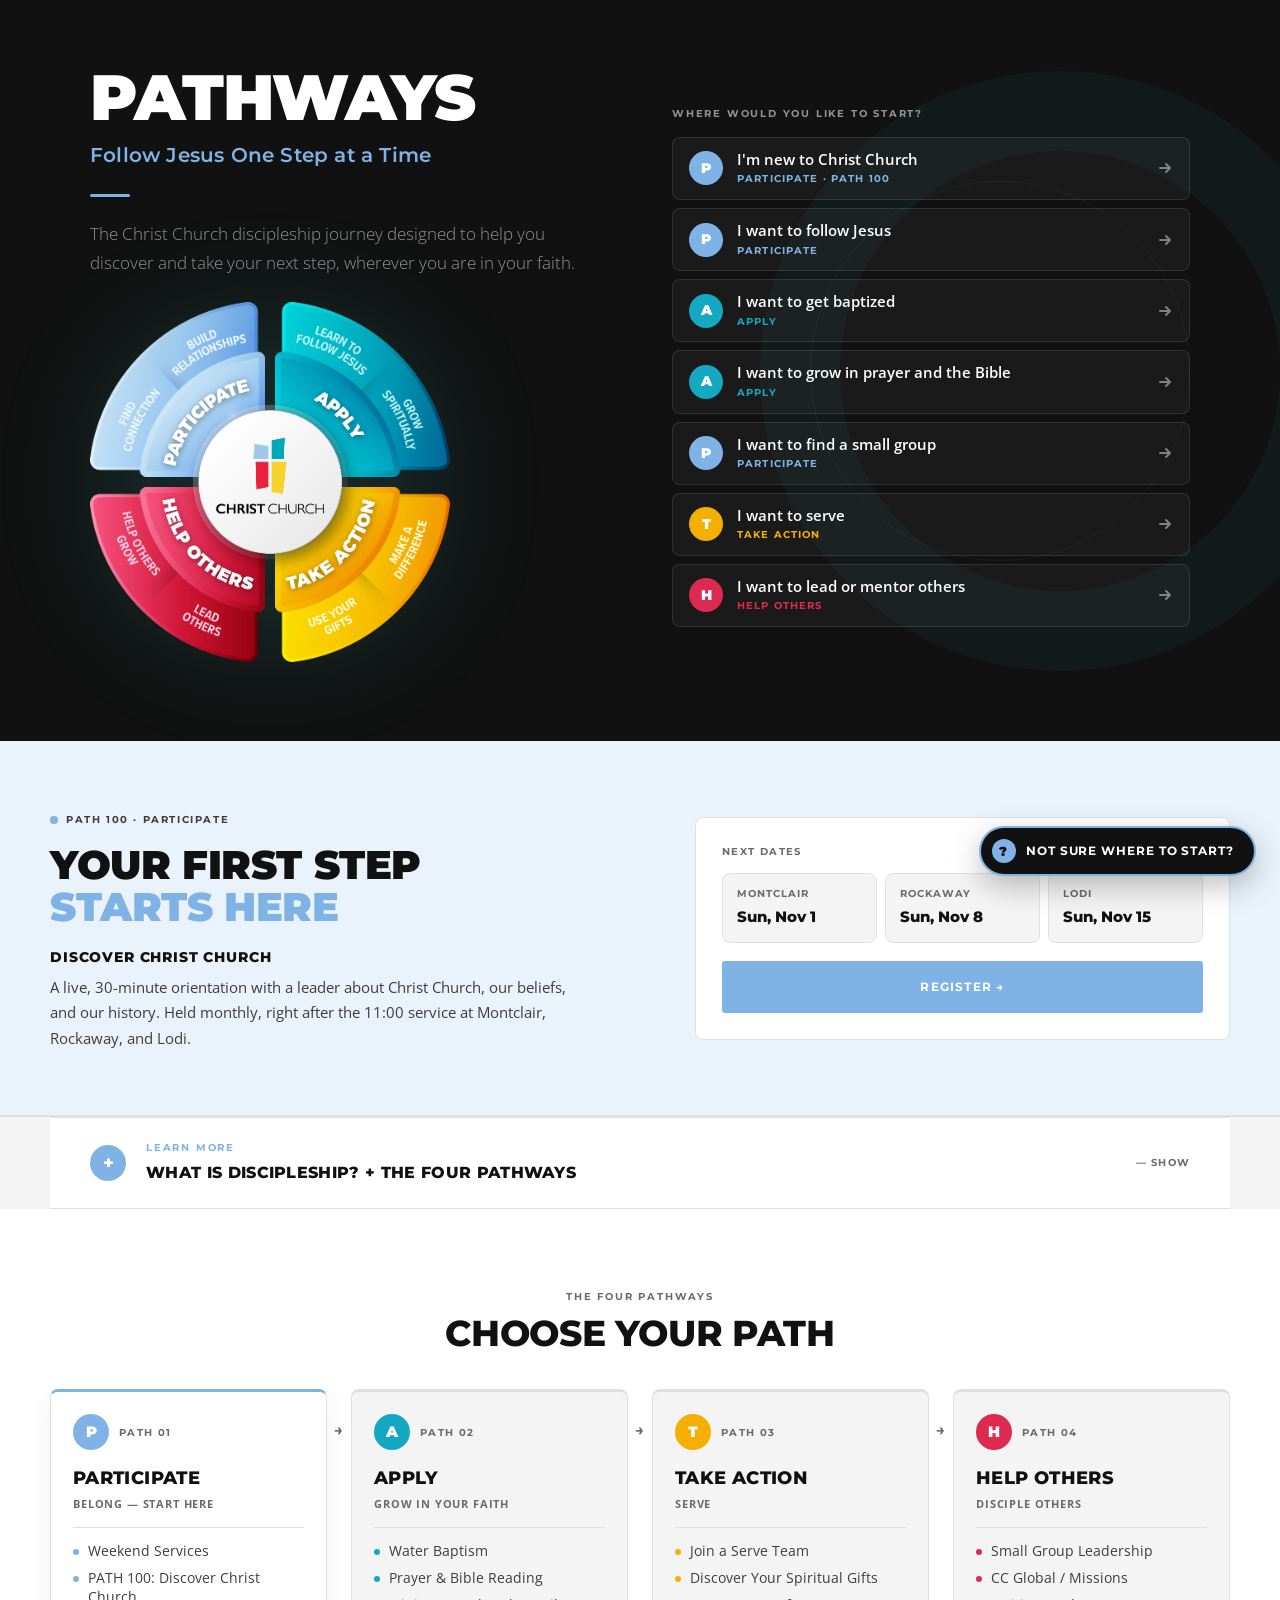
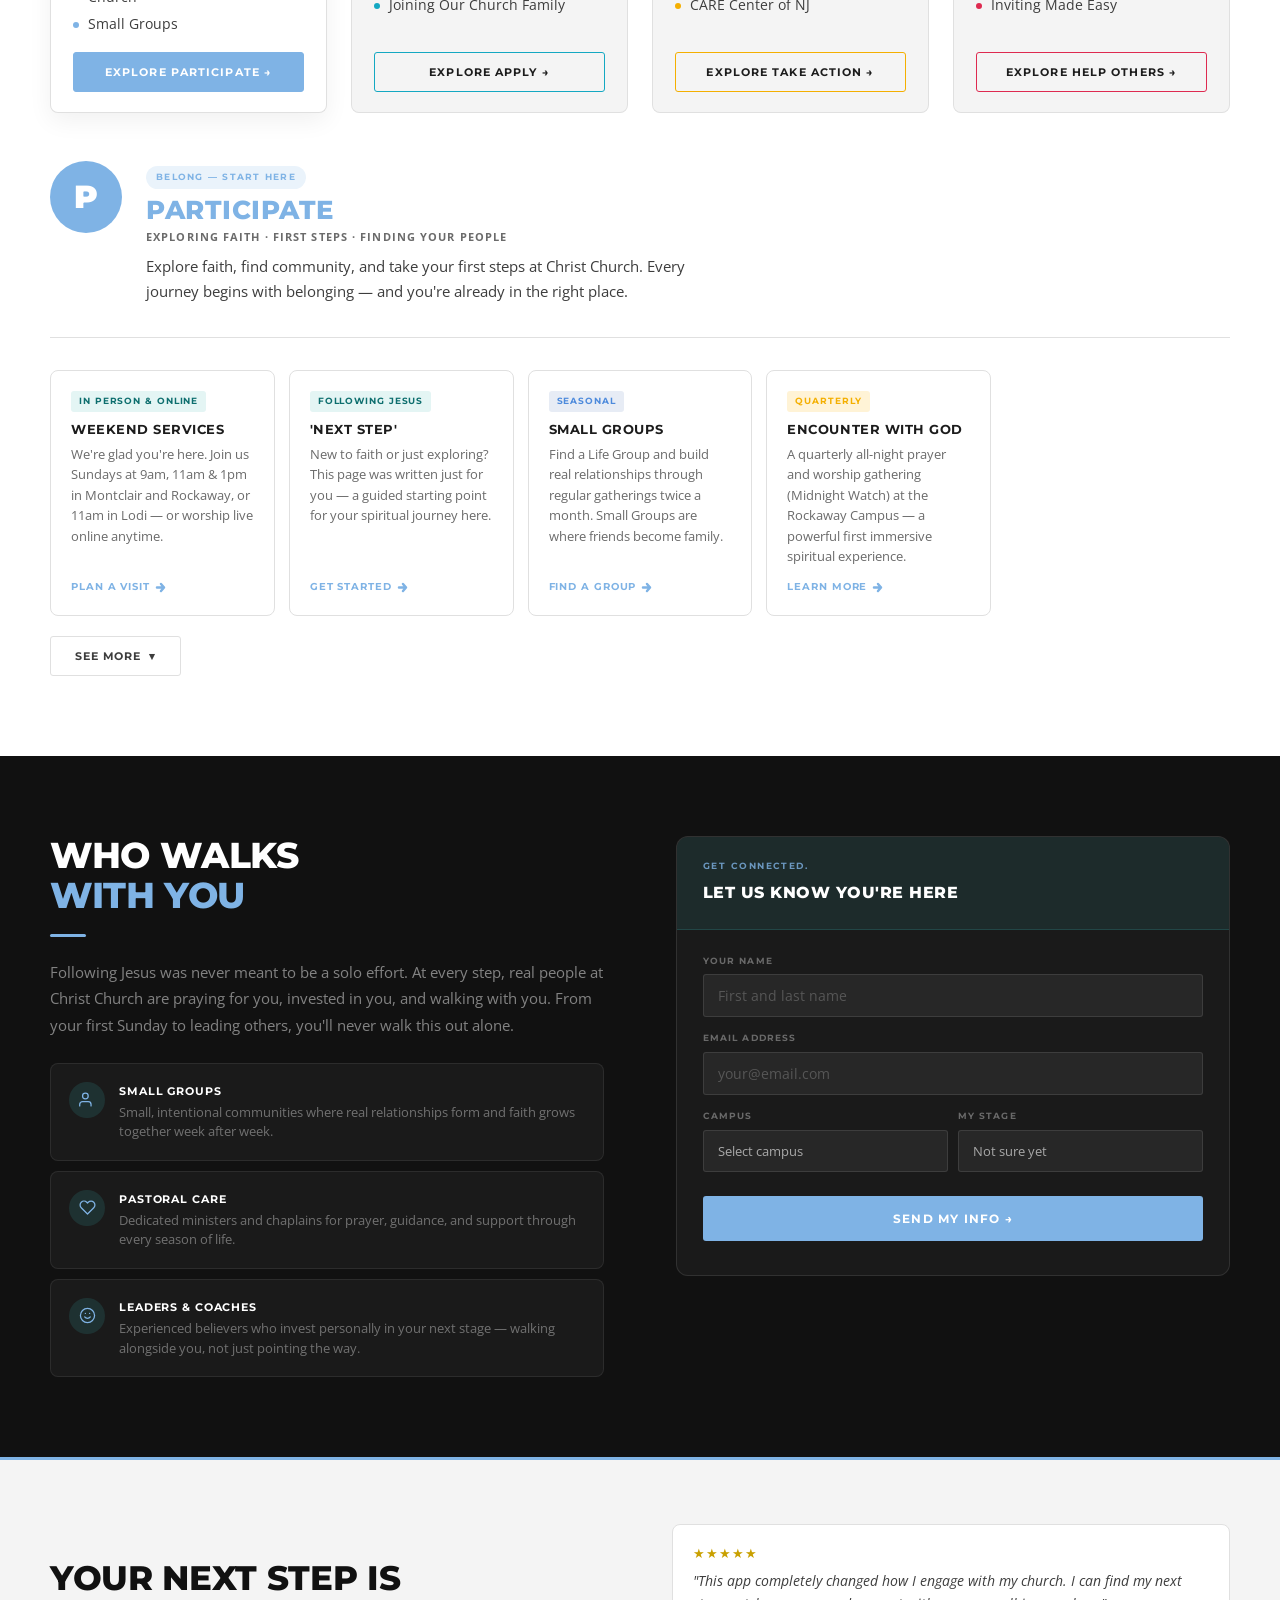
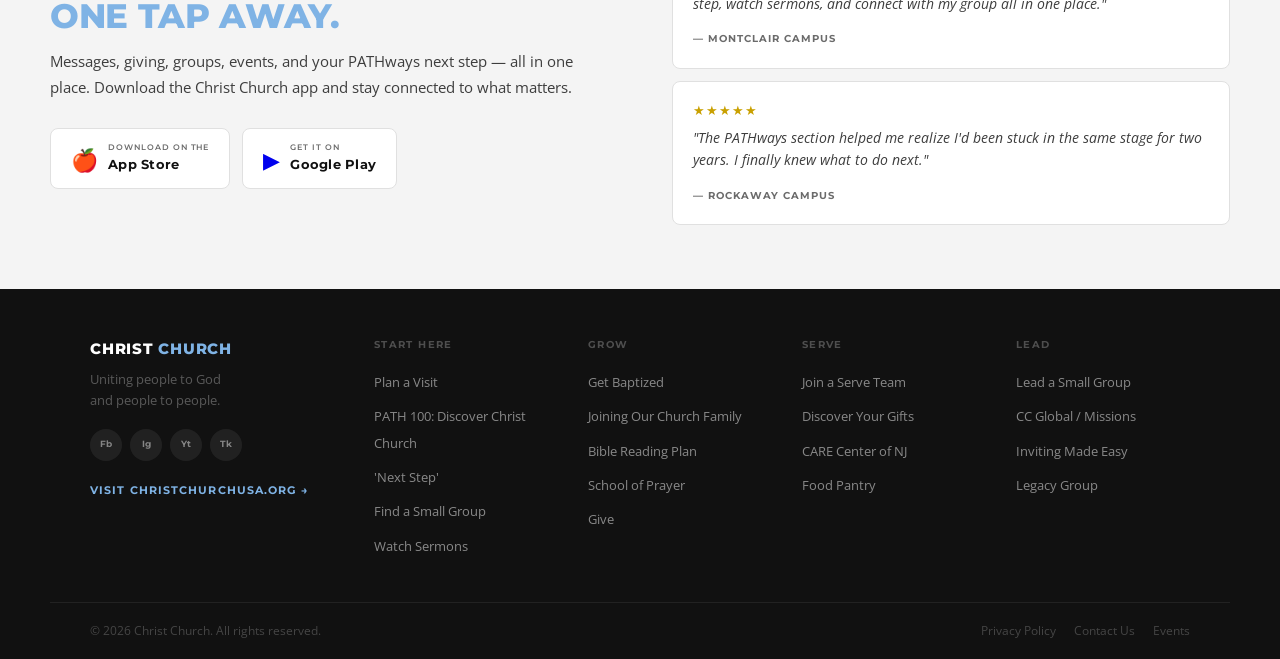
<file: PATHways (1)/PATHways Landing v2.html>
<!DOCTYPE html>
<html lang="en">
<head>
<meta charset="UTF-8">
<meta name="viewport" content="width=device-width, initial-scale=1.0">
<title>PATHways · Christ Church — Follow Jesus One Step at a Time</title>
<link rel="preconnect" href="https://fonts.googleapis.com">
<link rel="preconnect" href="https://fonts.gstatic.com" crossorigin>
<link href="https://fonts.googleapis.com/css2?family=Montserrat:wght@400;600;700;800;900&family=Open+Sans:ital,wght@0,300;0,400;0,600;1,300&display=swap" rel="stylesheet">
<style>
*,*::before,*::after{box-sizing:border-box;margin:0;padding:0}
html{scroll-behavior:smooth}
:root{
  --cc-blue:#4D8ADC;--cc-red:#DE2A50;--cc-yellow:#F4AF00;
  --p:#7FB3E5;--p-dk:var(--p);--p-lt:#EAF3FB;
  --a:#14A8C2;--a-dk:var(--a);--a-lt:#DFF4F8;
  --t:#F4AF00;--t-dk:var(--t);--t-lt:#FFF3D6;
  --h:#DE2A50;--h-dk:var(--h);--h-lt:#FCE4EA;
  --blk:#111111;--drk:#1c1c1c;--g4:#3d3d3d;--g6:#6b6b6b;
  --gl:#f4f4f4;--gb:#e0e0e0;--wht:#ffffff;
  --fh:'Montserrat',sans-serif;--fb:'Open Sans',sans-serif;
  --mw:1180px;--r:3px;--rl:8px;
}
body{font-family:var(--fb);color:var(--drk);background:var(--wht);line-height:1.65;font-size:16px;overflow-x:hidden}

/* NAV */
.nav{background:var(--blk);position:sticky;top:0;z-index:200;border-bottom:3px solid var(--p)}
.nav-bar{max-width:var(--mw);margin:0 auto;display:flex;align-items:stretch;justify-content:space-between;min-height:56px}
.nav-logo{display:flex;align-items:center;padding:0 20px;text-decoration:none;gap:10px}
.logo-grid{display:grid;grid-template-columns:1fr 1fr;gap:2px;width:20px;height:20px}
.lb{border-radius:1px}
.lb-b{background:var(--p)}.lb-r{background:var(--h)}.lb-y{background:var(--t)}.lb-b2{background:var(--a)}
.nav-logo-text{font-family:var(--fh);font-size:14px;font-weight:800;color:#fff;letter-spacing:.05em;text-transform:uppercase}
.nav-logo-text span{color:var(--p)}
.nav-links{display:flex;align-items:stretch;list-style:none}
.nav-links li a{display:flex;align-items:center;padding:0 13px;font-family:var(--fh);font-size:11px;font-weight:600;letter-spacing:.09em;text-transform:uppercase;color:rgba(255,255,255,.65);text-decoration:none;transition:color .15s,background .15s;min-height:56px;white-space:nowrap}
.nav-links li a:hover{color:#fff;background:rgba(255,255,255,.06)}
.nav-links li.active a{color:var(--p)}
.nav-right{display:flex;align-items:center;padding:0 16px;gap:8px}
.btn-give{background:var(--p);color:#fff;font-family:var(--fh);font-size:11px;font-weight:700;letter-spacing:.1em;text-transform:uppercase;padding:9px 18px;border:none;border-radius:var(--r);cursor:pointer;text-decoration:none;transition:background .15s}
.btn-give:hover{background:var(--p-dk)}
.hamburger{display:none;flex-direction:column;gap:5px;padding:10px;background:none;border:none;cursor:pointer}
.hamburger span{display:block;width:22px;height:2px;background:#fff;border-radius:2px}

/* ─── SECTION 1: HERO ─── */
.hero{background:var(--blk);min-height:94vh;display:flex;flex-direction:column;justify-content:center;position:relative;overflow:hidden}
.hero-ring{position:absolute;right:-80px;top:50%;transform:translateY(-50%);width:600px;height:600px;border-radius:50%;border:80px solid rgba(59,191,191,.05);pointer-events:none;z-index:1}
.hero-ring2{position:absolute;right:90px;top:50%;transform:translateY(-50%);width:380px;height:380px;border-radius:50%;border:1px solid rgba(59,191,191,.08);pointer-events:none;z-index:1}
.hero-inner{position:relative;z-index:2;max-width:var(--mw);margin:0 auto;padding:72px 40px 60px;width:100%;display:grid;grid-template-columns:1fr 1fr;gap:56px;align-items:center}
.hero-eyebrow{display:inline-flex;align-items:center;gap:10px;margin-bottom:20px}
.hero-eyebrow-line{width:28px;height:2px;background:var(--p)}
.hero-eyebrow-text{font-family:var(--fh);font-size:10px;font-weight:700;letter-spacing:.18em;text-transform:uppercase;color:var(--p)}
.hero h1{font-family:var(--fh);font-size:clamp(34px,5.2vw,64px);font-weight:900;color:#fff;line-height:1.04;letter-spacing:-.02em;text-transform:uppercase;margin-bottom:0}
.hero h1 .hl{color:var(--p);display:block}
.hero-subtitle{font-family:var(--fh);font-size:clamp(16px,1.6vw,20px);font-weight:600;color:var(--p);letter-spacing:.01em;margin-top:8px}
.hero-rule{width:40px;height:3px;background:var(--p);margin:22px 0;border-radius:2px}
.hero-sub{font-size:17px;color:rgba(255,255,255,.55);line-height:1.75;max-width:500px;margin-bottom:32px;font-weight:300}
.hero-sub strong{color:rgba(255,255,255,.8);font-weight:600}
/* Hero CTAs */
.hero-ctas{display:flex;flex-wrap:wrap;gap:12px;margin-bottom:40px}
.btn-primary{display:inline-flex;align-items:center;gap:8px;background:var(--p);color:#fff;font-family:var(--fh);font-size:12px;font-weight:700;letter-spacing:.1em;text-transform:uppercase;padding:16px 30px;border-radius:var(--r);border:none;cursor:pointer;text-decoration:none;transition:background .15s,transform .1s}
.btn-primary:hover{background:var(--p-dk);transform:translateY(-1px)}
.btn-primary svg{width:14px;height:14px;stroke:#fff;fill:none;stroke-width:2.5;flex-shrink:0}
.btn-ghost{display:inline-flex;align-items:center;gap:8px;background:transparent;color:rgba(255,255,255,.7);font-family:var(--fh);font-size:12px;font-weight:700;letter-spacing:.1em;text-transform:uppercase;padding:15px 24px;border-radius:var(--r);border:1.5px solid rgba(255,255,255,.2);text-decoration:none;transition:border-color .15s,color .15s}
.btn-ghost:hover{border-color:rgba(255,255,255,.5);color:#fff}
/* Hero campus strip */
.hero-camps{display:flex;align-items:center;gap:20px;padding-top:28px;border-top:1px solid rgba(255,255,255,.08);flex-wrap:wrap}
.hero-camps-lbl{font-family:var(--fh);font-size:9px;font-weight:700;letter-spacing:.14em;text-transform:uppercase;color:rgba(255,255,255,.28);white-space:nowrap}
.hero-camp{display:flex;align-items:center;gap:6px;text-decoration:none}
.hero-camp-dot{width:5px;height:5px;background:var(--p);border-radius:50%;flex-shrink:0}
.hero-camp-name{font-family:var(--fh);font-size:11px;font-weight:700;color:rgba(255,255,255,.55);text-transform:uppercase;letter-spacing:.06em}
.hero-camp-time{font-size:11px;color:rgba(255,255,255,.3)}
.hero-camp:hover .hero-camp-name{color:var(--p)}
/* Hero visual */
.hero-visual{display:flex;align-items:center;justify-content:center;width:100%}
.hero-wheel{position:relative;width:100%;max-width:640px;aspect-ratio:1/1}
.hero-wheel img{width:100%;height:100%;object-fit:contain;filter:drop-shadow(0 0 48px rgba(59,191,191,.15))}
.hero-wheel-cap{position:absolute;bottom:-22px;left:50%;transform:translateX(-50%);font-family:var(--fh);font-size:9px;font-weight:700;letter-spacing:.14em;text-transform:uppercase;color:rgba(255,255,255,.22);white-space:nowrap}

/* ─── See More — additional offerings appended to each stage tab ─── */
#panel-participate{--mc:var(--p-dk);--ma:var(--p)}
#panel-apply{--mc:var(--a-dk);--ma:var(--a)}
#panel-takeaction{--mc:var(--t-dk);--ma:var(--t)}
#panel-helpothers{--mc:var(--h-dk);--ma:var(--h)}
.rg-more{margin-top:20px;background:var(--wht);border:1px solid var(--gb);color:var(--g4);font-family:var(--fh);font-size:11px;font-weight:700;letter-spacing:.08em;text-transform:uppercase;padding:12px 24px;border-radius:var(--r);cursor:pointer;display:inline-flex;align-items:center;gap:8px;transition:border-color .15s,color .15s}
.rg-more:hover{border-color:var(--ma);color:var(--mc)}
.rg-more .rg-more-caret{transition:transform .2s}
.rg-more[aria-expanded="true"] .rg-more-caret{transform:rotate(180deg)}
.rg-extra{margin-top:16px;background:var(--gl);border:1px solid var(--gb);border-radius:var(--rl);padding:6px 30px}
.rg-extra[hidden]{display:none}
.rg-extra-grid{display:grid;grid-template-columns:1fr 1fr;gap:0 48px}
.rx{padding:15px 0;border-bottom:1px solid var(--gb);text-decoration:none;display:block}
.rx-title{font-family:var(--fh);font-size:12.5px;font-weight:700;text-transform:uppercase;letter-spacing:.03em;color:var(--drk);margin-bottom:4px;display:flex;align-items:center;gap:10px;transition:color .15s}
.rx-title::before{content:"";width:6px;height:6px;border-radius:50%;background:var(--ma);flex-shrink:0}
.rx-desc{font-size:12px;color:var(--g6);line-height:1.55;padding-left:16px}
.rx:hover .rx-title{color:var(--mc)}
@media(max-width:600px){.rg-extra-grid{grid-template-columns:1fr}.rg-extra{padding:6px 22px}}

/* ─── SECTION 2: COMBINED DEFINITION + FRAMEWORK ─── */
.define{background:var(--gl);padding:0;border-top:1px solid var(--gb)}
.define-inner{max-width:var(--mw);margin:0 auto}

/* Top row: definition prose */
.def-top{display:grid;grid-template-columns:1fr 1fr;gap:0;border-bottom:1px solid var(--gb)}
.def-prose{padding:64px 56px 64px 40px;border-right:1px solid var(--gb)}
.def-eyebrow{font-family:var(--fh);font-size:10px;font-weight:700;letter-spacing:.18em;text-transform:uppercase;color:var(--p);display:block;margin-bottom:14px}
.def-title{font-family:var(--fh);font-size:clamp(24px,3.2vw,36px);font-weight:800;color:var(--blk);line-height:1.1;text-transform:uppercase;letter-spacing:-.01em;margin-bottom:18px}
.def-title em{color:var(--p);font-style:normal}
.def-rule{width:36px;height:3px;background:var(--p);margin-bottom:22px;border-radius:2px}
.def-scripture{font-family:var(--fb);font-size:15px;font-style:italic;color:var(--g6);line-height:1.6;margin-bottom:22px;padding-left:16px;border-left:2px solid rgba(59,191,191,.4);border-radius:0}
.def-scripture cite{display:block;font-style:normal;font-size:10px;font-weight:700;letter-spacing:.1em;text-transform:uppercase;color:var(--p);margin-top:5px;opacity:.7}
.def-body{font-size:15px;color:var(--g4);line-height:1.78}
.def-body p{margin-bottom:14px}
.def-body p:last-child{margin-bottom:0}
.def-body strong{color:var(--blk);font-weight:600}

/* Right: journey arc timeline */
.def-journey{padding:64px 40px 64px 48px}
.dj-label{font-family:var(--fh);font-size:10px;font-weight:700;letter-spacing:.16em;text-transform:uppercase;color:var(--g6);margin-bottom:28px;display:block}
.dj-steps{display:flex;flex-direction:column;gap:0}
.dj-step{display:grid;grid-template-columns:32px 1fr;gap:0;position:relative}
.dj-node{display:flex;flex-direction:column;align-items:center;padding-top:3px}
.dj-dot{width:26px;height:26px;border-radius:50%;display:flex;align-items:center;justify-content:center;font-family:var(--fh);font-size:11px;font-weight:900;color:#fff;flex-shrink:0}
.dp{background:var(--p)}.da{background:var(--a)}.dt{background:var(--t)}.dh{background:var(--h)}
.dj-vline{width:1px;flex:1;margin-top:4px}
.vp{background:rgba(59,191,191,.18)}.va{background:rgba(55,158,180,.18)}.vt{background:rgba(212,184,0,.18)}
.dj-step:last-child .dj-vline{display:none}
.dj-content{padding:3px 0 24px 14px}
.dj-step:last-child .dj-content{padding-bottom:0}
.dj-sname{font-family:var(--fh);font-size:11px;font-weight:700;letter-spacing:.08em;text-transform:uppercase;margin-bottom:3px}
.np{color:var(--p-dk)}.na{color:var(--a-dk)}.nt{color:var(--t-dk)}.nh{color:var(--h-dk)}
.dj-sdesc{font-size:13px;color:var(--g6);line-height:1.55}
.dj-callout{margin-top:24px;background:rgba(59,191,191,.08);border:1px solid rgba(59,191,191,.2);border-radius:var(--rl);padding:14px 16px;display:flex;align-items:center;gap:10px}
.dj-callout-dot{width:8px;height:8px;border-radius:50%;background:var(--p);flex-shrink:0}
.dj-callout-text{font-family:var(--fh);font-size:11px;font-weight:700;letter-spacing:.07em;text-transform:uppercase;color:var(--p-dk)}
.dj-callout-text em{color:var(--g6);font-weight:400;font-style:normal;text-transform:none;letter-spacing:0}

/* Stage strip below definition */
.def-stages{display:grid;grid-template-columns:repeat(4,1fr);border-top:1px solid var(--gb)}
.fws{padding:28px 24px;background:var(--wht);border-right:1px solid var(--gb);position:relative;display:flex;flex-direction:column;transition:background .15s}
.fws:last-child{border-right:none}
.fws:hover{background:var(--gl)}
.fws-bar{height:3px;position:absolute;top:0;left:0;right:0}
.fws-p .fws-bar{background:var(--p)}.fws-a .fws-bar{background:var(--a)}.fws-t .fws-bar{background:var(--t)}.fws-h .fws-bar{background:var(--h)}
.fws-num{font-family:var(--fh);font-size:9px;font-weight:700;letter-spacing:.14em;text-transform:uppercase;color:var(--g6);margin-top:8px;margin-bottom:12px}
.fws-ltr{font-family:var(--fh);font-size:44px;font-weight:900;line-height:1;margin-bottom:4px}
.fws-p .fws-ltr{color:var(--p)}.fws-a .fws-ltr{color:var(--a)}.fws-t .fws-ltr{color:var(--t-dk)}.fws-h .fws-ltr{color:var(--h)}
.fws-word{font-family:var(--fh);font-size:13px;font-weight:800;text-transform:uppercase;letter-spacing:.05em;color:var(--blk);margin-bottom:3px}
.fws-tag{font-size:10px;font-weight:600;letter-spacing:.07em;text-transform:uppercase;margin-bottom:0}
.fws-p .fws-tag{color:var(--p-dk)}.fws-a .fws-tag{color:var(--a-dk)}.fws-t .fws-tag{color:var(--t-dk)}.fws-h .fws-tag{color:var(--h-dk)}

/* Definition disclosure — collapsible “What is Discipleship?” block */
.def-disclosure{background:transparent;border-top:1px solid var(--gb);border-bottom:1px solid var(--gb)}
.def-summary{list-style:none;cursor:pointer;padding:22px 40px;display:grid;grid-template-columns:auto 1fr auto;align-items:center;gap:20px;background:var(--wht);transition:background .15s}
.def-summary::-webkit-details-marker{display:none}
.def-summary:hover{background:var(--gl)}
.def-summary-mark{display:flex;align-items:center;justify-content:center;width:36px;height:36px;border-radius:50%;background:var(--p);color:#fff;font-family:var(--fh);font-size:18px;font-weight:800;line-height:1;flex-shrink:0;transition:transform .25s,background .15s}
.def-disclosure[open] .def-summary-mark{transform:rotate(45deg);background:var(--p-dk)}
.def-summary-text{display:flex;flex-direction:column;gap:3px;min-width:0}
.def-summary-eyebrow{font-family:var(--fh);font-size:10px;font-weight:700;letter-spacing:.18em;text-transform:uppercase;color:var(--p)}
.def-summary-title{font-family:var(--fh);font-size:16px;font-weight:800;color:var(--blk);text-transform:uppercase;letter-spacing:.02em}
.def-summary-hint{font-family:var(--fh);font-size:10px;font-weight:700;letter-spacing:.12em;text-transform:uppercase;color:var(--g6);white-space:nowrap}
.def-disclosure[open] .def-summary-hint::after{content:" — Hide"}
.def-disclosure:not([open]) .def-summary-hint::after{content:" — Show"}
.def-body-wrap{border-top:1px solid var(--gb);background:var(--gl)}
.def-body-wrap > .def-top{background:var(--gl)}
@media(max-width:600px){
  .def-summary{padding:18px 20px;gap:12px;grid-template-columns:auto 1fr}
  .def-summary-hint{display:none}
  .def-summary-title{font-size:14px}
}

/* ─── SECTION 3: STAGE RESOURCES ─── */
.stages{background:var(--wht);padding:80px 40px}
.stages-inner{max-width:var(--mw);margin:0 auto}
/* Entry prompt */
.stage-entry{background:var(--blk);border-radius:var(--rl);padding:28px 36px;display:grid;grid-template-columns:1fr auto;gap:24px;align-items:center;margin-bottom:48px}
.se-left{}
.se-eyebrow{font-family:var(--fh);font-size:9px;font-weight:700;letter-spacing:.16em;text-transform:uppercase;color:var(--p);margin-bottom:6px;display:block;opacity:.8}
.se-title{font-family:var(--fh);font-size:20px;font-weight:800;color:#fff;text-transform:uppercase;letter-spacing:.02em;margin-bottom:4px}
.se-sub{font-size:13px;color:rgba(255,255,255,.45);line-height:1.5}
.se-sub strong{color:rgba(255,255,255,.7);font-weight:600}
.se-cta{background:var(--p);color:#fff;font-family:var(--fh);font-size:12px;font-weight:700;letter-spacing:.1em;text-transform:uppercase;padding:14px 24px;border-radius:var(--r);border:none;cursor:pointer;text-decoration:none;white-space:nowrap;transition:background .15s;display:inline-block;flex-shrink:0}
.se-cta:hover{background:var(--p-dk)}
/* Need Help? modal — reuses conn-card visual language */
.nh-overlay{position:fixed;inset:0;background:rgba(10,10,10,.72);display:none;align-items:center;justify-content:center;z-index:200;padding:20px}
.nh-overlay.open{display:flex}
.nh-modal{background:#161d19;border:1px solid rgba(255,255,255,.1);border-radius:12px;max-width:440px;width:100%;overflow:hidden;position:relative;box-shadow:0 30px 80px rgba(0,0,0,.5)}
.nh-close{position:absolute;top:16px;right:16px;width:30px;height:30px;border-radius:50%;background:rgba(255,255,255,.06);border:none;color:rgba(255,255,255,.6);font-size:16px;cursor:pointer;display:flex;align-items:center;justify-content:center;transition:background .15s,color .15s}
.nh-close:hover{background:rgba(255,255,255,.14);color:#fff}
.nh-head{background:rgba(59,191,191,.1);border-bottom:1px solid rgba(59,191,191,.18);padding:22px 26px}
.nh-eyebrow{font-family:var(--fh);font-size:9px;font-weight:700;letter-spacing:.16em;text-transform:uppercase;color:var(--p);margin-bottom:6px;opacity:.8;display:block}
.nh-title{font-family:var(--fh);font-size:16px;font-weight:800;color:#fff;text-transform:uppercase;letter-spacing:.03em}
.nh-sub{font-size:12px;color:rgba(255,255,255,.5);margin-top:6px;line-height:1.5}
.nh-body{padding:24px 26px;display:flex;flex-direction:column;gap:14px}
.nh-field{display:flex;flex-direction:column;gap:6px}
.nh-label{font-family:var(--fh);font-size:9px;font-weight:700;letter-spacing:.12em;text-transform:uppercase;color:rgba(255,255,255,.35)}
.nh-input,.nh-textarea{background:rgba(255,255,255,.05);border:1px solid rgba(255,255,255,.14);border-radius:6px;padding:11px 13px;color:#fff;font-family:var(--fb);font-size:13px}
.nh-input::placeholder,.nh-textarea::placeholder{color:rgba(255,255,255,.3)}
.nh-input:focus,.nh-textarea:focus{outline:none;border-color:rgba(59,191,191,.5)}
.nh-textarea{resize:vertical;min-height:80px;font-family:var(--fb)}
.nh-foot{padding:0 26px 24px}
.nh-submit{width:100%;background:var(--p);color:#fff;font-family:var(--fh);font-size:12px;font-weight:700;letter-spacing:.1em;text-transform:uppercase;padding:15px;border-radius:var(--r);border:none;cursor:pointer;transition:background .15s}
.nh-submit:hover{background:var(--p-dk)}
.nh-privacy{font-size:11px;color:rgba(255,255,255,.35);text-align:center;margin-top:10px;line-height:1.5}

/* Stage instructions — what you'll find in each tab */
.s-howto{margin:-28px 0 36px;padding:24px 28px 22px;background:var(--gl);border:1px solid var(--gb);border-radius:var(--rl)}
.s-howto-head{display:flex;align-items:baseline;gap:12px;margin-bottom:16px;flex-wrap:wrap}
.s-howto-eyebrow{font-family:var(--fh);font-size:10px;font-weight:700;letter-spacing:.16em;text-transform:uppercase;color:var(--p-dk)}
.s-howto-title{font-family:var(--fh);font-size:14px;font-weight:800;color:var(--blk);text-transform:uppercase;letter-spacing:.02em}
.s-howto-grid{display:grid;grid-template-columns:repeat(4,1fr);gap:0;border-top:1px solid var(--gb)}
.s-howto-cell{padding:16px 18px 14px;border-right:1px solid var(--gb);position:relative;background:transparent;cursor:pointer;text-align:left;font-family:var(--fb);border-top:none;border-bottom:none;border-left:none;width:100%;transition:background .15s}
.s-howto-cell:last-child{border-right:none}
.s-howto-cell:hover{background:rgba(0,0,0,.025)}
.s-howto-cell::before{content:"";position:absolute;top:0;left:0;right:0;height:2px}
.s-howto-cell.h-p::before{background:var(--p)}
.s-howto-cell.h-a::before{background:var(--p);opacity:.78}
.s-howto-cell.h-t::before{background:var(--t)}
.s-howto-cell.h-h::before{background:var(--h)}
.s-howto-letter{font-family:var(--fh);font-size:18px;font-weight:900;line-height:1;margin-bottom:6px;display:flex;align-items:center;gap:8px}
.s-howto-letter span{font-size:10px;font-weight:700;letter-spacing:.1em;text-transform:uppercase;color:var(--g6)}
.s-howto-cell.h-p .s-howto-letter{color:var(--p-dk)}.s-howto-cell.h-a .s-howto-letter{color:var(--p-dk)}
.s-howto-cell.h-t .s-howto-letter{color:var(--t-dk)}
.s-howto-cell.h-h .s-howto-letter{color:var(--h-dk)}
.s-howto-body{font-size:12.5px;line-height:1.55;color:var(--g4);margin-bottom:8px}
.s-howto-tap{font-family:var(--fh);font-size:9px;font-weight:700;letter-spacing:.1em;text-transform:uppercase;color:var(--g6);display:inline-flex;align-items:center;gap:4px}
.s-howto-cell:hover .s-howto-tap{color:var(--p-dk)}
@media(max-width:820px){.s-howto-grid{grid-template-columns:1fr 1fr}.s-howto-cell:nth-child(2){border-right:none}.s-howto-cell:nth-child(3),.s-howto-cell:nth-child(4){border-top:1px solid var(--gb)}}
@media(max-width:600px){.s-howto{padding:20px 18px 18px;margin:-20px 0 28px}.s-howto-grid{grid-template-columns:1fr}.s-howto-cell{border-right:none;border-bottom:1px solid var(--gb)}.s-howto-cell:last-child{border-bottom:none}.s-howto-cell:nth-child(3),.s-howto-cell:nth-child(4){border-top:none}}

/* Tabs */
.s-tabs{display:flex;border-bottom:2px solid var(--gb);margin-bottom:40px;overflow-x:auto;-webkit-overflow-scrolling:touch}
.s-tab{font-family:var(--fh);font-size:11px;font-weight:700;letter-spacing:.1em;text-transform:uppercase;padding:14px 24px;background:none;border:none;border-bottom:3px solid transparent;margin-bottom:-2px;cursor:pointer;color:var(--g6);white-space:nowrap;transition:color .15s;display:flex;align-items:center;gap:7px}
.s-tab:hover{color:var(--drk)}
.td{width:9px;height:9px;border-radius:50%;flex-shrink:0}
.td-p{background:var(--p)}.td-a{background:var(--a)}.td-t{background:var(--t)}.td-h{background:var(--h)}
.s-tab[data-active="true"].tp{color:var(--p-dk);border-bottom-color:var(--p)}
.s-tab[data-active="true"].ta{color:var(--a-dk);border-bottom-color:var(--a)}
.s-tab[data-active="true"].tt{color:var(--t-dk);border-bottom-color:var(--t)}
.s-tab[data-active="true"].th{color:var(--h-dk);border-bottom-color:var(--h)}
/* Panel header */
.s-panel{display:none}.s-panel.on{display:block}
.s-ph{display:grid;grid-template-columns:72px 1fr;gap:24px;align-items:start;margin-bottom:32px;padding-bottom:32px;border-bottom:1px solid var(--gb)}
.s-ico{width:72px;height:72px;border-radius:50%;display:flex;align-items:center;justify-content:center;flex-shrink:0}
.ico-p{background:var(--p)}.ico-a{background:var(--a)}.ico-t{background:var(--t)}.ico-h{background:var(--h)}
.s-ltr{font-family:var(--fh);font-size:32px;font-weight:900;color:#fff;line-height:1}
.s-badge{display:inline-block;font-family:var(--fh);font-size:9px;font-weight:700;letter-spacing:.14em;text-transform:uppercase;padding:4px 10px;border-radius:20px;margin-bottom:8px}
.sb-p{background:var(--p-lt);color:var(--p-dk)}.sb-a{background:var(--a-lt);color:var(--a-dk)}.sb-t{background:var(--t-lt);color:var(--t-dk)}.sb-h{background:var(--h-lt);color:var(--h-dk)}
.s-name{font-family:var(--fh);font-size:26px;font-weight:800;text-transform:uppercase;letter-spacing:.02em;line-height:1;margin-bottom:5px}
.nm-p{color:var(--p-dk)}.nm-a{color:var(--a-dk)}.nm-t{color:var(--t-dk)}.nm-h{color:var(--h-dk)}
.s-sub{font-size:11px;font-weight:700;letter-spacing:.1em;text-transform:uppercase;color:var(--g6);margin-bottom:8px}
.s-desc{font-size:15px;color:var(--g4);line-height:1.7;max-width:540px}
/* Resource grid */
.rg{display:grid;grid-template-columns:repeat(auto-fill,minmax(220px,1fr));gap:14px}
.rc{background:var(--wht);border:1px solid var(--gb);border-radius:var(--rl);padding:20px;display:flex;flex-direction:column;transition:border-color .15s,transform .12s}
.rc:hover{border-color:var(--p);transform:translateY(-2px)}
.rc.fd{opacity:.44;pointer-events:none}
.rb{display:inline-block;font-family:var(--fh);font-size:9px;font-weight:700;letter-spacing:.1em;text-transform:uppercase;padding:3px 8px;border-radius:3px;margin-bottom:9px;width:fit-content}
.rb-lv{background:#e4f5f4;color:#0d6e6e}.rb-sn{background:#f0f0f0;color:#888}
.rb-rq{background:#e7ecf5;color:var(--cc-blue)}.rb-hl{background:var(--h-lt);color:var(--h-dk)}
.rb-tr{background:var(--p-lt);color:var(--p-dk)}.rb-mo{background:var(--t-lt);color:var(--t-dk)}
.rb-op{background:#ecf7ec;color:#155a15}
.rc-title{font-family:var(--fh);font-size:13px;font-weight:700;text-transform:uppercase;letter-spacing:.04em;color:var(--drk);margin-bottom:6px;line-height:1.3}
.rc-desc{font-size:13px;color:var(--g6);line-height:1.58;flex:1;margin-bottom:12px}
.rc-lk{font-family:var(--fh);font-size:10px;font-weight:700;letter-spacing:.09em;text-transform:uppercase;color:var(--p);text-decoration:none;display:flex;align-items:center;gap:5px;margin-top:auto;transition:gap .13s}
.rc-lk:hover{gap:9px;color:var(--p-dk)}
.rc-lk.sn{color:var(--g6);pointer-events:none}
.rc-lk svg{width:11px;height:11px;stroke:currentColor;fill:none;stroke-width:2.5}
/* Coming soon note */
.coming-note{margin-top:20px;padding:14px 18px;background:var(--gl);border-radius:var(--r);border:1px solid var(--gb);font-size:13px;color:var(--g6);display:flex;align-items:center;gap:10px}
.coming-note span{flex:1}
.coming-note a{color:var(--p);font-weight:600;text-decoration:none;font-family:var(--fh);font-size:11px;letter-spacing:.07em;text-transform:uppercase;white-space:nowrap}
.coming-note a:hover{color:var(--p-dk)}

/* ─── SECTION 4: PASTORAL / WHO WALKS ─── */
.pastoral{background:var(--blk);padding:80px 40px}
.pastoral-inner{max-width:var(--mw);margin:0 auto;display:grid;grid-template-columns:1fr 1fr;gap:72px;align-items:start}
.past-eyebrow{font-family:var(--fh);font-size:10px;font-weight:700;letter-spacing:.18em;text-transform:uppercase;color:rgba(59,191,191,.7);display:block;margin-bottom:12px}
.past-title{font-family:var(--fh);font-size:clamp(24px,3.2vw,36px);font-weight:800;color:#fff;line-height:1.1;text-transform:uppercase;letter-spacing:-.01em;margin-bottom:18px}
.past-title em{color:var(--p);font-style:normal}
.past-rule{width:36px;height:3px;background:var(--p);margin-bottom:22px;border-radius:2px}
.past-body{font-size:15px;color:rgba(255,255,255,.48);line-height:1.78}
.past-body p{margin-bottom:14px}
.past-body p:last-child{margin-bottom:0}
.past-cards{display:flex;flex-direction:column;gap:10px;margin-top:24px}
.wc{background:rgba(255,255,255,.04);border:1px solid rgba(255,255,255,.08);border-radius:var(--rl);padding:18px;display:flex;align-items:flex-start;gap:14px}
.wc-ico{width:36px;height:36px;border-radius:50%;background:rgba(59,191,191,.14);display:flex;align-items:center;justify-content:center;flex-shrink:0}
.wc-ico svg{width:17px;height:17px;stroke:var(--p);fill:none;stroke-width:1.8}
.wc-t{font-family:var(--fh);font-size:11px;font-weight:700;color:#fff;text-transform:uppercase;letter-spacing:.08em;margin-bottom:3px}
.wc-s{font-size:13px;color:rgba(255,255,255,.38);line-height:1.5}
.past-ctas{margin-top:28px;display:flex;gap:12px;flex-wrap:wrap}
.btn-past{background:var(--p);color:#fff;font-family:var(--fh);font-size:12px;font-weight:700;letter-spacing:.1em;text-transform:uppercase;padding:14px 26px;border-radius:var(--r);border:none;cursor:pointer;text-decoration:none;transition:background .15s;display:inline-block}
.btn-past:hover{background:var(--p-dk)}
.btn-past-o{display:inline-flex;align-items:center;gap:6px;background:transparent;border:1.5px solid rgba(255,255,255,.2);color:rgba(255,255,255,.65);font-family:var(--fh);font-size:12px;font-weight:700;letter-spacing:.1em;text-transform:uppercase;padding:13px 22px;border-radius:var(--r);text-decoration:none;transition:border-color .15s,color .15s}
.btn-past-o:hover{border-color:rgba(255,255,255,.5);color:#fff}
/* Right: connection card */
.conn-card{background:rgba(255,255,255,.04);border:1px solid rgba(255,255,255,.1);border-radius:12px;overflow:hidden}
.conn-card-head{background:rgba(59,191,191,.1);border-bottom:1px solid rgba(59,191,191,.18);padding:22px 26px}
.cch-eyebrow{font-family:var(--fh);font-size:9px;font-weight:700;letter-spacing:.16em;text-transform:uppercase;color:var(--p);margin-bottom:6px;opacity:.8;display:block}
.cch-title{font-family:var(--fh);font-size:16px;font-weight:800;color:#fff;text-transform:uppercase;letter-spacing:.03em}
.conn-card-body{padding:24px 26px;display:flex;flex-direction:column;gap:14px}
.conn-field{display:flex;flex-direction:column;gap:6px}
.conn-label{font-family:var(--fh);font-size:9px;font-weight:700;letter-spacing:.12em;text-transform:uppercase;color:rgba(255,255,255,.35)}
.conn-input{background:rgba(255,255,255,.06);border:1px solid rgba(255,255,255,.1);border-radius:var(--r);padding:11px 14px;font-size:14px;color:rgba(255,255,255,.7);font-family:var(--fb);width:100%;outline:none;transition:border-color .15s}
.conn-input:focus{border-color:rgba(59,191,191,.5)}
.conn-input::placeholder{color:rgba(255,255,255,.22)}
.conn-selects{display:grid;grid-template-columns:1fr 1fr;gap:10px}
.conn-select{background:rgba(255,255,255,.06);border:1px solid rgba(255,255,255,.1);border-radius:var(--r);padding:11px 14px;font-size:13px;color:rgba(255,255,255,.6);font-family:var(--fb);width:100%;outline:none;-webkit-appearance:none;cursor:pointer;transition:border-color .15s}
.conn-select:focus{border-color:rgba(59,191,191,.5)}
.conn-select option{background:#222;color:#fff}
.conn-card-foot{padding:0 26px 24px}
.btn-connect{width:100%;background:var(--p);color:#fff;font-family:var(--fh);font-size:12px;font-weight:700;letter-spacing:.1em;text-transform:uppercase;padding:15px;border-radius:var(--r);border:none;cursor:pointer;transition:background .15s}
.btn-connect:hover{background:var(--p-dk)}
.conn-privacy{font-size:11px;color:rgba(255,255,255,.25);text-align:center;margin-top:10px;line-height:1.5}

/* ─── SECTION 5: FOOTER CTA ─── */
.fcta{background:var(--p);padding:64px 40px;text-align:center}
.fcta h2{font-family:var(--fh);font-size:clamp(22px,3.2vw,32px);font-weight:800;color:#fff;text-transform:uppercase;letter-spacing:.02em;margin-bottom:10px}
.fcta p{font-size:16px;color:rgba(255,255,255,.8);margin-bottom:28px;max-width:460px;margin-left:auto;margin-right:auto;line-height:1.65}
.fcta-btns{display:flex;gap:12px;justify-content:center;flex-wrap:wrap}
.btn-fw{background:#fff;color:var(--p-dk);font-family:var(--fh);font-size:12px;font-weight:700;letter-spacing:.1em;text-transform:uppercase;padding:14px 28px;border-radius:var(--r);border:none;cursor:pointer;text-decoration:none;transition:background .15s}
.btn-fw:hover{background:rgba(255,255,255,.88)}
.btn-fo{background:transparent;color:#fff;font-family:var(--fh);font-size:12px;font-weight:700;letter-spacing:.1em;text-transform:uppercase;padding:13px 26px;border-radius:var(--r);border:2px solid rgba(255,255,255,.45);cursor:pointer;text-decoration:none;transition:border-color .15s}
.btn-fo:hover{border-color:#fff}
/* FOOTER */
.footer{background:var(--blk)}
.footer-main{max-width:var(--mw);margin:0 auto;padding:48px 40px 36px;display:grid;grid-template-columns:2fr 1fr 1fr 1fr;gap:40px}
.f-brand{font-family:var(--fh);font-size:15px;font-weight:800;color:#fff;text-transform:uppercase;letter-spacing:.05em;margin-bottom:7px}
.f-brand span{color:var(--p)}
.f-tagline{font-size:13px;color:rgba(255,255,255,.3);line-height:1.6;margin-bottom:18px}
.f-soc{display:flex;gap:8px}
.soc{width:32px;height:32px;border-radius:50%;background:rgba(255,255,255,.07);display:flex;align-items:center;justify-content:center;text-decoration:none;font-family:var(--fh);font-size:9px;font-weight:700;color:rgba(255,255,255,.45);transition:background .15s,color .15s}
.soc:hover{background:var(--p);color:#fff}
.f-col h4{font-family:var(--fh);font-size:10px;font-weight:700;letter-spacing:.14em;text-transform:uppercase;color:rgba(255,255,255,.26);margin-bottom:14px}
.f-col ul{list-style:none}
.f-col ul li{margin-bottom:8px}
.f-col ul li a{font-size:13px;color:rgba(255,255,255,.5);text-decoration:none;transition:color .15s}
.f-col ul li a:hover{color:var(--p)}
.f-bot{border-top:1px solid rgba(255,255,255,.07);padding:18px 40px;max-width:var(--mw);margin:0 auto;display:flex;justify-content:space-between;align-items:center;flex-wrap:wrap;gap:10px}
.f-bot p{font-size:12px;color:rgba(255,255,255,.22)}
.f-blinks{display:flex;gap:18px}
.f-blinks a{font-size:12px;color:rgba(255,255,255,.22);text-decoration:none;transition:color .15s}
.f-blinks a:hover{color:rgba(255,255,255,.55)}

/* ─── SECTION 1.5: ORIENT ─ “Not Sure Where to Start?” ─── */
.orient{background:var(--wht);border-bottom:1px solid var(--gb);padding:64px 40px}
.orient-inner{max-width:880px;margin:0 auto}
.orient-head{text-align:center;margin-bottom:28px}
.orient-eyebrow{font-family:var(--fh);font-size:10px;font-weight:700;letter-spacing:.18em;text-transform:uppercase;color:var(--p);display:inline-block;margin-bottom:10px}
.orient-title{font-family:var(--fh);font-size:clamp(20px,2.6vw,30px);font-weight:800;color:var(--blk);line-height:1.15;text-transform:uppercase;letter-spacing:-.005em;margin-bottom:14px}
.orient-rule{width:36px;height:3px;background:var(--p);border-radius:2px;margin:0 auto 14px}
.orient-sub{font-size:14px;color:var(--g6);line-height:1.6;max-width:680px;margin:0 auto}
.orient-rows{display:flex;flex-direction:column;gap:8px}
.or-row{display:grid;grid-template-columns:1fr auto;gap:18px;align-items:center;padding:18px 22px;background:var(--gl);border:1px solid var(--gb);border-left:3px solid var(--p);border-radius:var(--rl);text-decoration:none;color:var(--drk);transition:background .15s,border-left-color .15s,transform .12s}
.or-row:hover{background:var(--wht);transform:translateY(-1px);box-shadow:0 4px 14px rgba(0,0,0,.04)}
.or-row.r-pa{border-left-color:var(--p)}
.or-row.r-a{border-left-color:var(--p)}
.or-row.r-th{border-left-color:var(--t)}
.or-text{font-family:var(--fb);font-size:15px;font-weight:600;color:var(--drk);line-height:1.4;white-space:nowrap}
.or-tag{display:inline-flex;align-items:center;gap:8px;font-family:var(--fh);font-size:11px;font-weight:700;letter-spacing:.08em;text-transform:uppercase;color:var(--p-dk);white-space:nowrap}
.or-tag .or-arrow{margin-left:2px;transition:transform .15s}
.or-row:hover .or-arrow{transform:translateX(3px)}
.or-pill{display:inline-flex;align-items:center;gap:5px;padding:4px 9px;border-radius:20px;background:var(--p-lt);color:var(--p-dk)}
.or-pill.pa{background:var(--p-lt);color:var(--p-dk)}
.or-pill.pt{background:var(--t-lt);color:var(--t-dk)}
.or-pill.ph{background:var(--h-lt);color:var(--h-dk)}
.or-dot{width:6px;height:6px;border-radius:50%;background:currentColor;display:inline-block;opacity:.85}
.or-plus{color:var(--g6);font-weight:700;margin:0 2px}
@media(max-width:600px){
  .orient{padding:48px 20px}
  .or-row{grid-template-columns:1fr;gap:10px;padding:16px 18px}
  .or-tag{font-size:10px}
  .or-text{white-space:normal;font-size:13.5px}
}

/* ─── SELF-SELECTION TILES ─── */
.tiles{background:var(--blk);padding:0;border-top:1px solid rgba(255,255,255,.07)}
.tiles-inner{max-width:var(--mw);margin:0 auto;display:grid;grid-template-columns:repeat(4,1fr)}
.tile{padding:40px 32px;display:flex;flex-direction:column;gap:16px;text-decoration:none;position:relative;overflow:hidden;transition:filter .15s}
.tile:hover{filter:brightness(1.08)}
.tile::after{content:"";position:absolute;bottom:0;left:0;right:0;height:3px;background:rgba(255,255,255,.18)}
.tile-p{background:var(--p)}
.tile-a{background:var(--a)}
.tile-t{background:var(--t-dk)}
.tile-h{background:var(--h-dk)}
.tile-num{font-family:var(--fh);font-size:9px;font-weight:700;letter-spacing:.18em;text-transform:uppercase;color:rgba(255,255,255,.45)}
.tile-stage{font-family:var(--fh);font-size:11px;font-weight:700;letter-spacing:.14em;text-transform:uppercase;color:rgba(255,255,255,.7);margin-bottom:4px}
.tile-stmt{font-family:var(--fh);font-size:18px;font-weight:800;color:#fff;line-height:1.2;text-transform:uppercase;letter-spacing:-.01em;flex:1}
.tile-cta{display:inline-flex;align-items:center;gap:6px;font-family:var(--fh);font-size:11px;font-weight:700;letter-spacing:.1em;text-transform:uppercase;color:rgba(255,255,255,.8);margin-top:8px;transition:gap .15s}
.tile:hover .tile-cta{gap:10px;color:#fff}
.tile-cta svg{width:12px;height:12px;stroke:currentColor;fill:none;stroke-width:2.5}
@media(max-width:820px){.tiles-inner{grid-template-columns:1fr 1fr}}
@media(max-width:500px){.tiles-inner{grid-template-columns:1fr}}

/* ─── GIVE SECTION ─── */
.give{background:var(--gl);border-top:1px solid var(--gb);border-bottom:1px solid var(--gb);padding:72px 40px}
.give-inner{max-width:var(--mw);margin:0 auto;display:grid;grid-template-columns:1fr 1fr;gap:64px;align-items:center}
.give-eyebrow{font-family:var(--fh);font-size:10px;font-weight:700;letter-spacing:.18em;text-transform:uppercase;color:var(--p);display:block;margin-bottom:12px}
.give-title{font-family:var(--fh);font-size:clamp(22px,2.8vw,34px);font-weight:800;color:var(--blk);line-height:1.1;text-transform:uppercase;letter-spacing:-.01em;margin-bottom:16px}
.give-title em{color:var(--p);font-style:normal}
.give-rule{width:36px;height:3px;background:var(--p);border-radius:2px;margin-bottom:20px}
.give-body{font-size:15px;color:var(--g4);line-height:1.78;margin-bottom:28px}
.give-body p{margin-bottom:14px}
.give-body p:last-child{margin-bottom:0}
.give-body strong{color:var(--blk);font-weight:600}
.give-btns{display:flex;gap:12px;flex-wrap:wrap}
.btn-give-primary{background:var(--p);color:#fff;font-family:var(--fh);font-size:12px;font-weight:700;letter-spacing:.1em;text-transform:uppercase;padding:14px 26px;border-radius:var(--r);border:none;cursor:pointer;text-decoration:none;transition:background .15s;display:inline-block}
.btn-give-primary:hover{background:var(--p-dk)}
.btn-give-ghost{background:transparent;color:var(--p-dk);font-family:var(--fh);font-size:12px;font-weight:700;letter-spacing:.1em;text-transform:uppercase;padding:13px 22px;border-radius:var(--r);border:1.5px solid var(--p);cursor:pointer;text-decoration:none;transition:background .15s,color .15s;display:inline-block}
.btn-give-ghost:hover{background:var(--p-lt)}
.give-stages{display:flex;flex-direction:column;gap:10px}
.give-stage-row{display:grid;grid-template-columns:36px 1fr;gap:14px;align-items:start;padding:16px 18px;background:var(--wht);border:1px solid var(--gb);border-radius:var(--rl)}
.gsr-dot{width:36px;height:36px;border-radius:50%;display:flex;align-items:center;justify-content:center;font-family:var(--fh);font-size:14px;font-weight:900;color:#fff;flex-shrink:0}
.gsr-a{background:var(--p)}
.gsr-title{font-family:var(--fh);font-size:12px;font-weight:700;letter-spacing:.06em;text-transform:uppercase;color:var(--blk);margin-bottom:3px}
.gsr-desc{font-size:13px;color:var(--g6);line-height:1.5}
@media(max-width:820px){.give-inner{grid-template-columns:1fr;gap:40px}}
@media(max-width:600px){.give{padding:56px 20px}}

/* ─── APP BANNER ─── */
.appbanner{background:var(--gl);padding:64px 40px;border-top:3px solid var(--p)}
.appbanner-inner{max-width:var(--mw);margin:0 auto;display:grid;grid-template-columns:1fr 1fr;gap:64px;align-items:center}
.app-eyebrow{font-family:var(--fh);font-size:10px;font-weight:700;letter-spacing:.18em;text-transform:uppercase;color:var(--p-dk);display:block;margin-bottom:12px}
.app-title{font-family:var(--fh);font-size:clamp(22px,2.8vw,34px);font-weight:800;color:var(--blk);line-height:1.1;text-transform:uppercase;letter-spacing:-.01em;margin-bottom:14px}
.app-title em{color:var(--p-dk);font-style:normal}
.app-sub{font-size:15px;color:var(--g4);line-height:1.7;margin-bottom:28px}
.app-btns{display:flex;gap:12px;flex-wrap:wrap}
.app-store-btn{display:inline-flex;align-items:center;gap:10px;padding:12px 20px;background:var(--wht);border:1px solid var(--gb);border-radius:var(--rl);text-decoration:none;transition:background .15s,border-color .15s}
.app-store-btn:hover{background:var(--p-lt);border-color:var(--p)}
.app-store-icon{font-size:22px;line-height:1}
.app-store-text{display:flex;flex-direction:column}
.app-store-label{font-family:var(--fh);font-size:8px;font-weight:600;letter-spacing:.12em;text-transform:uppercase;color:var(--g6)}
.app-store-name{font-family:var(--fh);font-size:13px;font-weight:700;color:var(--blk);letter-spacing:.02em}
.app-reviews{display:flex;flex-direction:column;gap:12px}
.app-review{background:var(--wht);border:1px solid var(--gb);border-radius:var(--rl);padding:18px 20px}
.app-review-stars{font-size:13px;letter-spacing:1px;margin-bottom:6px;color:#c9a000}
.app-review-text{font-size:14px;color:var(--g4);line-height:1.6;font-style:italic;margin-bottom:8px}
.app-review-author{font-family:var(--fh);font-size:10px;font-weight:700;letter-spacing:.1em;text-transform:uppercase;color:var(--g6)}
@media(max-width:820px){.appbanner-inner{grid-template-columns:1fr;gap:40px}}
@media(max-width:600px){.appbanner{padding:56px 20px}}

/* MOBILE STICKY CTA */
.sticky-pastor{display:none;position:fixed;bottom:0;left:0;right:0;z-index:150;background:var(--blk);border-top:2px solid var(--p);padding:12px 20px;align-items:center;justify-content:space-between;gap:12px}
.sticky-pastor p{font-size:13px;color:rgba(255,255,255,.55);font-family:var(--fh);font-size:11px;font-weight:600;letter-spacing:.04em;text-transform:uppercase}
.sticky-pastor a{background:var(--p);color:#fff;font-family:var(--fh);font-size:11px;font-weight:700;letter-spacing:.09em;text-transform:uppercase;padding:10px 18px;border-radius:var(--r);text-decoration:none;white-space:nowrap;flex-shrink:0;transition:background .15s}
.sticky-pastor a:hover{background:var(--p-dk)}

/* ─── v2: HERO INTENTS ─── */
.hero{min-height:auto}
.hero-inner{grid-template-columns:minmax(0,1fr) minmax(0,1fr);grid-template-areas:"copy intents" "wheel intents";gap:24px 64px;align-items:start;padding:64px 40px 72px}
.hero-copy{grid-area:copy}
.hero-copy .hero-sub{margin-bottom:0}
.hero-visual{grid-area:wheel;justify-content:flex-start}
.hero-wheel{max-width:360px}
.hero-intents{grid-area:intents;align-self:center;display:flex;flex-direction:column;gap:8px}
.hi-label{font-family:var(--fh);font-size:10px;font-weight:700;letter-spacing:.18em;text-transform:uppercase;color:rgba(255,255,255,.55);margin-bottom:6px}
.hi-btn{--c:var(--p);display:grid;grid-template-columns:34px minmax(0,1fr) 16px;gap:14px;align-items:center;padding:12px 16px;background:rgba(255,255,255,.04);border:1px solid rgba(255,255,255,.1);border-radius:var(--rl);text-decoration:none;transition:border-color .15s,background .15s,transform .12s}
.hi-btn:hover{border-color:var(--c);background:rgba(255,255,255,.07);transform:translateX(2px)}
.hi-a{--c:var(--a)}.hi-t{--c:var(--t)}.hi-h{--c:var(--h)}
.hi-ico{width:34px;height:34px;border-radius:50%;background:var(--c);display:flex;align-items:center;justify-content:center;font-family:var(--fh);font-size:14px;font-weight:900;color:#fff}
.hi-txt{display:flex;flex-direction:column;gap:2px;min-width:0}
.hi-main{font-family:var(--fb);font-size:15px;font-weight:600;color:#fff;line-height:1.3}
.hi-meta{font-family:var(--fh);font-size:9.5px;font-weight:700;letter-spacing:.12em;text-transform:uppercase;color:var(--c)}
.hi-arrow{width:16px;height:16px;stroke:rgba(255,255,255,.45);fill:none;stroke-width:2;transition:stroke .15s,transform .15s}
.hi-btn:hover .hi-arrow{stroke:var(--c);transform:translateX(3px)}

/* ─── v2: PATH 100 BAND ─── */
.p100{background:var(--p-lt);border-bottom:1px solid var(--gb);padding:64px 40px;scroll-margin-top:16px}
.p100-inner{max-width:var(--mw);margin:0 auto;display:grid;grid-template-columns:minmax(0,1.1fr) minmax(0,1fr);gap:56px;align-items:center}
.p100-eyebrow{display:inline-flex;align-items:center;gap:8px;font-family:var(--fh);font-size:10px;font-weight:700;letter-spacing:.16em;text-transform:uppercase;color:var(--g4)}
.p100-dot{width:8px;height:8px;border-radius:50%;background:var(--p)}
.p100-title{font-family:var(--fh);font-size:clamp(26px,3.4vw,40px);font-weight:900;text-transform:uppercase;line-height:1.05;color:var(--blk);letter-spacing:-.01em;margin:12px 0 18px}
.p100-title em{font-style:normal;color:var(--p)}
.p100-name{font-family:var(--fh);font-size:14px;font-weight:800;text-transform:uppercase;letter-spacing:.06em;color:var(--blk);margin-bottom:6px}
.p100-desc{font-size:15px;color:var(--g4);line-height:1.7;max-width:520px}
.p100-side{background:var(--wht);border:1px solid var(--gb);border-radius:var(--rl);padding:26px}
.p100-lbl{font-family:var(--fh);font-size:10px;font-weight:700;letter-spacing:.14em;text-transform:uppercase;color:var(--g6);display:block;margin-bottom:12px}
.p100-chips{display:grid;grid-template-columns:repeat(3,minmax(0,1fr));gap:8px;margin-bottom:18px}
.p100-chip{border:1px solid var(--gb);border-radius:var(--rl);padding:12px 14px;display:flex;flex-direction:column;gap:3px;background:var(--gl)}
.c-campus{font-family:var(--fh);font-size:10px;font-weight:700;letter-spacing:.1em;text-transform:uppercase;color:var(--g6)}
.c-date{font-family:var(--fh);font-size:15px;font-weight:800;color:var(--blk)}
.p100-btn{display:flex;justify-content:center;background:var(--p);color:#fff;font-family:var(--fh);font-size:12px;font-weight:700;letter-spacing:.1em;text-transform:uppercase;padding:16px;border-radius:var(--r);text-decoration:none;transition:filter .15s}
.p100-btn:hover{filter:brightness(.95)}

/* ─── v2: STAGE STEPPER ─── */
.stages-head{text-align:center;margin-bottom:36px}
.stages-eyebrow{font-family:var(--fh);font-size:10px;font-weight:700;letter-spacing:.18em;text-transform:uppercase;color:var(--g6);display:block;margin-bottom:8px}
.stages-title{font-family:var(--fh);font-size:clamp(24px,3.2vw,36px);font-weight:800;text-transform:uppercase;color:var(--blk);letter-spacing:-.01em;line-height:1.1}
.stepper{list-style:none;display:grid;grid-template-columns:repeat(4,minmax(0,1fr));gap:24px;margin-bottom:48px}
.st{--c:var(--p);position:relative;background:var(--gl);border:1px solid var(--gb);border-top:3px solid var(--gb);border-radius:var(--rl);padding:22px 22px 20px;display:flex;flex-direction:column;cursor:pointer;transition:background .15s,border-color .15s,box-shadow .15s}
.st-a{--c:var(--a)}.st-t{--c:var(--t)}.st-h{--c:var(--h)}
.st:hover{border-top-color:var(--c)}
.st[data-active="true"]{background:var(--wht);border-top-color:var(--c);box-shadow:0 8px 24px rgba(0,0,0,.06)}
.st:not(:last-child)::after{content:"→";position:absolute;top:30px;right:-20px;width:16px;text-align:center;font-family:var(--fh);font-size:15px;font-weight:700;color:var(--g6);line-height:1}
.st-head{display:flex;align-items:center;gap:10px;margin-bottom:14px}
.st-node{width:36px;height:36px;border-radius:50%;background:var(--c);color:#fff;font-family:var(--fh);font-weight:900;font-size:15px;display:flex;align-items:center;justify-content:center;flex-shrink:0}
.st-num{font-family:var(--fh);font-size:9.5px;font-weight:700;letter-spacing:.14em;text-transform:uppercase;color:var(--g6)}
.st-name{font-family:var(--fh);font-size:18px;font-weight:800;text-transform:uppercase;letter-spacing:.02em;color:var(--blk);margin-bottom:2px}
.st-tag{font-size:10.5px;font-weight:700;letter-spacing:.08em;text-transform:uppercase;color:var(--g6);margin-bottom:14px}
.st-list{list-style:none;display:flex;flex-direction:column;gap:8px;margin-bottom:18px;flex:1;border-top:1px solid var(--gb);padding-top:14px}
.st-list li{font-size:13.5px;color:var(--g4);line-height:1.4;display:flex;gap:9px;align-items:baseline}
.st-list li::before{content:"";width:6px;height:6px;border-radius:50%;background:var(--c);flex-shrink:0;transform:translateY(-1px)}
.st-cta{display:flex;align-items:center;justify-content:center;width:100%;font-family:var(--fh);font-size:11px;font-weight:700;letter-spacing:.1em;text-transform:uppercase;padding:12px 14px;border-radius:var(--r);border:1.5px solid var(--c);background:transparent;color:var(--drk);cursor:pointer;transition:background .15s,color .15s}
.st-cta:hover,.st[data-active="true"] .st-cta{background:var(--c);color:#fff}
.st-t .st-cta:hover,.st-t[data-active="true"] .st-cta{color:var(--blk)}
.stage-detail{scroll-margin-top:16px}

/* ─── v2: FLOATING HELP + SELF-ASSESSMENT ─── */
.fab{position:fixed;right:24px;bottom:24px;z-index:180;display:inline-flex;align-items:center;gap:10px;background:var(--blk);color:#fff;border:2px solid var(--p);border-radius:40px;padding:11px 20px 11px 11px;font-family:var(--fh);font-size:11.5px;font-weight:700;letter-spacing:.08em;text-transform:uppercase;cursor:pointer;box-shadow:0 10px 30px rgba(0,0,0,.25);transition:transform .12s}
.fab:hover{transform:translateY(-2px)}
.fab-dot{width:24px;height:24px;border-radius:50%;background:var(--p);color:var(--blk);display:flex;align-items:center;justify-content:center;font-size:13px;font-weight:900}
.ns-view[hidden]{display:none}
.ns-opts{display:flex;flex-direction:column;gap:10px}
.ns-opt,.ns-ans{display:block;text-align:left;width:100%;background:rgba(255,255,255,.04);border:1px solid rgba(255,255,255,.12);border-radius:var(--rl);padding:16px 18px;cursor:pointer;color:#fff;font-family:var(--fb);transition:border-color .15s,background .15s}
.ns-opt:hover,.ns-ans:hover{border-color:var(--p);background:rgba(255,255,255,.07)}
.ns-ans{font-size:14px;padding:13px 16px}
.ns-ans[aria-pressed="true"]{border-color:var(--p);background:rgba(127,179,229,.14)}
.ns-opt-t{font-family:var(--fh);font-size:13px;font-weight:800;text-transform:uppercase;letter-spacing:.04em;display:block;margin-bottom:4px}
.ns-opt-s{font-size:12.5px;color:rgba(255,255,255,.55);line-height:1.5;display:block}
.ns-top{display:flex;justify-content:space-between;align-items:center;margin-bottom:6px}
.ns-prog{font-family:var(--fh);font-size:9px;font-weight:700;letter-spacing:.14em;text-transform:uppercase;color:rgba(255,255,255,.45);display:block}
.ns-q{font-family:var(--fh);font-size:15px;font-weight:800;color:#fff;text-transform:uppercase;letter-spacing:.02em;line-height:1.3;margin-bottom:14px}
.ns-back{background:none;border:none;color:rgba(255,255,255,.5);font-size:10px;cursor:pointer;font-family:var(--fh);letter-spacing:.1em;text-transform:uppercase;font-weight:700}
.ns-back:hover{color:#fff}
.ns-res-stage{font-family:var(--fh);font-size:30px;font-weight:900;text-transform:uppercase;line-height:1.1;margin:6px 0 10px}
.ns-res-desc{font-size:14px;color:rgba(255,255,255,.65);line-height:1.6;margin-bottom:18px}
.ns-retake{display:block;margin:14px auto 0}

/* ─── v2: FOOTER BY GOAL ─── */
.footer-main{grid-template-columns:1.4fr repeat(4,minmax(0,1fr))}
.f-home{display:inline-flex;margin-top:20px;font-family:var(--fh);font-size:11px;font-weight:700;letter-spacing:.1em;text-transform:uppercase;color:var(--p);text-decoration:none}
.f-home:hover{color:#fff}

/* RESPONSIVE */
@media(max-width:1020px){
  .hero-inner{grid-template-columns:1fr;gap:40px;padding:60px 40px 72px}
  .hero-wheel{max-width:480px}
  .def-top{grid-template-columns:1fr}
  .def-prose{border-right:none;border-bottom:1px solid var(--gb);padding:52px 40px}
  .def-journey{padding:52px 40px}
  .pastoral-inner{grid-template-columns:1fr;gap:48px}
}
@media(max-width:820px){
  .def-stages{grid-template-columns:1fr 1fr}
  .fws:nth-child(2){border-right:none}
  .fws:nth-child(3){border-right:none;border-top:1px solid var(--gb)}
  .fws:nth-child(4){border-top:1px solid var(--gb)}
  .footer-main{grid-template-columns:1fr 1fr}
  .stage-entry{grid-template-columns:1fr;gap:16px}
}
@media(max-width:600px){
  .nav-links{display:none}.hamburger{display:flex}
  .hero-inner{padding:48px 20px 64px}.hero h1{font-size:34px}
  .hero-wheel{max-width:340px}
  .def-prose,.def-journey{padding:44px 20px}
  .stages,.pastoral,.fcta{padding:56px 20px}
  .def-stages{grid-template-columns:1fr}
  .fws{border-right:none;border-bottom:1px solid var(--gb)}
  .fws:last-child{border-bottom:none}
  .footer-main{grid-template-columns:1fr;padding:36px 20px 24px}
  .f-bot{padding:16px 20px;flex-direction:column;text-align:center}
  .rg{grid-template-columns:1fr}
  .s-ph{grid-template-columns:1fr}
  .hero-camps{gap:14px}
  .fcta-btns{flex-direction:column;align-items:center}
  .sticky-pastor{display:flex}
}

/* v2 responsive */
@media(max-width:1020px){
  .hero-inner{grid-template-areas:"copy" "intents" "wheel"}
  .hero-visual{justify-content:center}
  .hero-wheel{max-width:360px}
  .p100-inner{grid-template-columns:1fr;gap:32px}
  .stepper{grid-template-columns:repeat(2,minmax(0,1fr))}
  .st:nth-child(2)::after{display:none}
  .footer-main{grid-template-columns:repeat(3,minmax(0,1fr))}
  .footer-main > div:first-child{grid-column:1/-1}
}
@media(max-width:600px){
  .p100{padding:48px 20px}
  .p100-chips{grid-template-columns:1fr}
  .stepper{grid-template-columns:1fr;gap:14px}
  .st::after{display:none}
  .footer-main{grid-template-columns:1fr 1fr}
  .hi-main{font-size:14px}
  .fab{left:16px;right:16px;bottom:16px;justify-content:center}
  body{padding-bottom:76px}
}
</style>
</head>
<body>

<!-- NAV removed — host page provides its own header. -->

<!-- ═══ SECTION 1: HERO ═══ -->
<section class="hero" aria-labelledby="hero-h1">
  <div class="hero-ring" aria-hidden="true"></div>
  <div class="hero-ring2" aria-hidden="true"></div>
  <div class="hero-inner">
    <div class="hero-copy">
      <h1 id="hero-h1">PATHways</h1>
      <p class="hero-subtitle">Follow Jesus One Step at a Time</p>
      <div class="hero-rule" aria-hidden="true"></div>
      <p class="hero-sub">The Christ Church discipleship journey designed to help you discover and take your next step, wherever you are in your faith.</p>
    </div>
    <nav class="hero-intents" aria-label="Choose what brings you here">
      <span class="hi-label">Where would you like to start?</span>
      <a class="hi-btn hi-p" href="#path100"><span class="hi-ico" aria-hidden="true">P</span><span class="hi-txt"><span class="hi-main">I'm new to Christ Church</span><span class="hi-meta">Participate · PATH 100</span></span><svg class="hi-arrow" viewBox="0 0 16 16" aria-hidden="true"><path d="M3 8h10M9 4l4 4-4 4" stroke-linecap="round" stroke-linejoin="round"/></svg></a>
      <a class="hi-btn hi-p" href="#panel-participate" data-goto="participate"><span class="hi-ico" aria-hidden="true">P</span><span class="hi-txt"><span class="hi-main">I want to follow Jesus</span><span class="hi-meta">Participate</span></span><svg class="hi-arrow" viewBox="0 0 16 16" aria-hidden="true"><path d="M3 8h10M9 4l4 4-4 4" stroke-linecap="round" stroke-linejoin="round"/></svg></a>
      <a class="hi-btn hi-a" href="#panel-apply" data-goto="apply"><span class="hi-ico" aria-hidden="true">A</span><span class="hi-txt"><span class="hi-main">I want to get baptized</span><span class="hi-meta">Apply</span></span><svg class="hi-arrow" viewBox="0 0 16 16" aria-hidden="true"><path d="M3 8h10M9 4l4 4-4 4" stroke-linecap="round" stroke-linejoin="round"/></svg></a>
      <a class="hi-btn hi-a" href="#panel-apply" data-goto="apply" data-expand><span class="hi-ico" aria-hidden="true">A</span><span class="hi-txt"><span class="hi-main">I want to grow in prayer and the Bible</span><span class="hi-meta">Apply</span></span><svg class="hi-arrow" viewBox="0 0 16 16" aria-hidden="true"><path d="M3 8h10M9 4l4 4-4 4" stroke-linecap="round" stroke-linejoin="round"/></svg></a>
      <a class="hi-btn hi-p" href="#panel-participate" data-goto="participate"><span class="hi-ico" aria-hidden="true">P</span><span class="hi-txt"><span class="hi-main">I want to find a small group</span><span class="hi-meta">Participate</span></span><svg class="hi-arrow" viewBox="0 0 16 16" aria-hidden="true"><path d="M3 8h10M9 4l4 4-4 4" stroke-linecap="round" stroke-linejoin="round"/></svg></a>
      <a class="hi-btn hi-t" href="#panel-takeaction" data-goto="takeaction"><span class="hi-ico" aria-hidden="true">T</span><span class="hi-txt"><span class="hi-main">I want to serve</span><span class="hi-meta">Take Action</span></span><svg class="hi-arrow" viewBox="0 0 16 16" aria-hidden="true"><path d="M3 8h10M9 4l4 4-4 4" stroke-linecap="round" stroke-linejoin="round"/></svg></a>
      <a class="hi-btn hi-h" href="#panel-helpothers" data-goto="helpothers"><span class="hi-ico" aria-hidden="true">H</span><span class="hi-txt"><span class="hi-main">I want to lead or mentor others</span><span class="hi-meta">Help Others</span></span><svg class="hi-arrow" viewBox="0 0 16 16" aria-hidden="true"><path d="M3 8h10M9 4l4 4-4 4" stroke-linecap="round" stroke-linejoin="round"/></svg></a>
    </nav>
    <div class="hero-visual">
      <div class="hero-wheel">
        <img src="assets/path-wheel.png" alt="The PATH discipleship wheel — four stages: Participate, Apply, Take Action, and Help Others surrounding the Christ Church logo">
      </div>
    </div>
  </div>
</section>

<!-- ═══ YOUR FIRST STEP STARTS HERE — PATH 100 ═══ -->
<section class="p100" id="path100" aria-labelledby="p100-title">
  <div class="p100-inner">
    <div>
      <span class="p100-eyebrow"><span class="p100-dot" aria-hidden="true"></span>PATH 100 · Participate</span>
      <h2 class="p100-title" id="p100-title">Your First Step<br><em>Starts Here</em></h2>
      <p class="p100-name">Discover Christ Church</p>
      <p class="p100-desc">A live, 30-minute orientation with a leader about Christ Church, our beliefs, and our history. Held monthly, right after the 11:00 service at Montclair, Rockaway, and Lodi.</p>
    </div>
    <div class="p100-side">
      <span class="p100-lbl">Next dates</span>
      <!-- Placeholder dates — replace with live dates from Rock RMS -->
      <div class="p100-chips">
        <div class="p100-chip"><span class="c-campus">Montclair</span><span class="c-date">Sun, Nov 1</span></div>
        <div class="p100-chip"><span class="c-campus">Rockaway</span><span class="c-date">Sun, Nov 8</span></div>
        <div class="p100-chip"><span class="c-campus">Lodi</span><span class="c-date">Sun, Nov 15</span></div>
      </div>
      <!-- Placeholder: swap for the Rock RMS registration URL -->
      <a class="p100-btn" href="https://christchurchusa.org/registration/path-100" data-rock-placeholder="true">Register →</a>
    </div>
  </div>
</section>

<!-- ═══ SECTION 2: DEFINITION + FRAMEWORK (collapsible) ═══ -->
<section class="define" aria-labelledby="def-title">
  <div class="define-inner">
    <details class="def-disclosure">
      <summary class="def-summary" aria-label="Learn about discipleship and the four PATH stages">
        <span class="def-summary-mark" aria-hidden="true">+</span>
        <span class="def-summary-text">
          <span class="def-summary-eyebrow">Learn More</span>
          <span class="def-summary-title">What is Discipleship? + The Four Pathways</span>
        </span>
        <span class="def-summary-hint" aria-hidden="true"></span>
      </summary>
      <div class="def-body-wrap">

        <!-- Two-column: prose left, journey arc right -->
        <div class="def-top">
          <div class="def-prose">
            <span class="def-eyebrow" style="color:#379EB4">What Is Discipleship?</span>
            <h2 class="def-title" id="def-title">Following Jesus,<br><em>One Step at a Time.</em></h2>
            <div class="def-rule" aria-hidden="true"></div>
            <blockquote class="def-scripture">
              "Come, follow me… and I will make you fishers of men."
              <cite style="color:#379EB4">Matthew 4:19</cite>
            </blockquote>
            <div class="def-body">
              <p>Discipleship is the lifelong work of becoming more like Jesus — in how you think, how you love, how you serve, and how you invest in the people around you. It's not a class to finish or a box to check. It's a daily “yes” to follow Jesus a little further than yesterday.</p>
              <p>At Christ Church, this looks different for everyone — but it's never meant to happen alone. <strong>Wherever you are right now is the right place to start.</strong> PATHways is simply a clearer way to see where you are, what's next, and who's walking with you.</p>
              <p class="def-scripture">“So we, being many, are one body in Christ, and everyone members one of another.” — Romans 12:5</p>
            </div>
          </div>
          <div class="def-journey">
            <span class="dj-label">The Four Pathways of Discipleship</span>
            <div class="dj-steps" role="list">
              <div class="dj-step" role="listitem">
                <div class="dj-node"><div class="dj-dot dp">P</div><div class="dj-vline vp"></div></div>
                <div class="dj-content"><div class="dj-sname np">Participate</div><p class="dj-sdesc">You show up. You explore. You belong. Following Jesus begins with an invitation — every step starts with the first one through the door.</p></div>
              </div>
              <div class="dj-step" role="listitem">
                <div class="dj-node"><div class="dj-dot da" style="background-color:#379EB4">A</div><div class="dj-vline va"></div></div>
                <div class="dj-content"><div class="dj-sname na">Apply</div><p class="dj-sdesc">You commit. You go deeper. Join a community, build daily rhythms with Jesus, and begin living a life the reflects Him.</p></div>
              </div>
              <div class="dj-step" role="listitem">
                <div class="dj-node"><div class="dj-dot dt">T</div><div class="dj-vline vt"></div></div>
                <div class="dj-content"><div class="dj-sname nt">Take Action</div><p class="dj-sdesc">Discover how God wired you — and use those gifts to serve God and people, and strengthen others.</p></div>
              </div>
              <div class="dj-step" role="listitem">
                <div class="dj-node"><div class="dj-dot dh">H</div></div>
                <div class="dj-content"><div class="dj-sname nh">Help Others</div><p class="dj-sdesc">Lead, mentor, and invest in someone else — so others can take their next step with Jesus, too.</p></div>
              </div>
            </div>
            <div class="dj-callout" aria-label="Call to action">
              <div class="dj-callout-dot" aria-hidden="true"></div>
              <span class="dj-callout-text">You are somewhere on this path. <em>Your next step is below.</em></span>
            </div>
          </div>
        </div>

        <!-- Stage strip: name + tagline only — no descriptions, no repetition -->
        <div class="def-stages" role="list" aria-label="The four PATH stages at a glance">
          <div class="fws fws-p" role="listitem">
            <div class="fws-bar" aria-hidden="true"></div>
            <div class="fws-num">Stage 01</div>
            <div class="fws-ltr" aria-hidden="true">P</div>
            <div class="fws-word">Participate</div>
            <div class="fws-tag">Belong — Start Here</div>
          </div>
          <div class="fws fws-a" role="listitem">
            <div class="fws-bar" aria-hidden="true"></div>
            <div class="fws-num">Stage 02</div>
            <div class="fws-ltr" aria-hidden="true">A</div>
            <div class="fws-word">Apply</div>
            <div class="fws-tag">Grow in Your Faith</div>
          </div>
          <div class="fws fws-t" role="listitem">
            <div class="fws-bar" aria-hidden="true"></div>
            <div class="fws-num">Stage 03</div>
            <div class="fws-ltr" aria-hidden="true">T</div>
            <div class="fws-word">Take Action</div>
            <div class="fws-tag" style="color: rgb(154, 132, 0);">Make a Difference</div>
          </div>
          <div class="fws fws-h" role="listitem">
            <div class="fws-bar" aria-hidden="true"></div>
            <div class="fws-num">Stage 04</div>
            <div class="fws-ltr" aria-hidden="true">H</div>
            <div class="fws-word">Help Others</div>
            <div class="fws-tag">Disciple Others</div>
          </div>
        </div>

      </div>
    </details>
  </div>
</section>

<!-- ═══ SECTION 3: STAGE RESOURCES ═══ -->
<section class="stages" id="find-your-stage" aria-labelledby="stages-title">
  <div class="stages-inner">

    <div class="stages-head">
      <span class="stages-eyebrow">The Four Pathways</span>
      <h2 class="stages-title" id="stages-title">Choose Your PATH</h2>
    </div>
    <ol class="stepper" role="tablist" aria-label="PATH stages">
      <li class="st st-p" data-stage="participate" data-active="true">
        <div class="st-head"><span class="st-node" aria-hidden="true">P</span><span class="st-num">Path 01</span></div>
        <div class="st-name">Participate</div>
        <div class="st-tag">Belong — Start Here</div>
        <ul class="st-list"><li>Weekend Services</li><li>PATH 100: Discover Christ Church</li><li>Small Groups</li></ul>
        <button type="button" class="st-cta" role="tab" aria-selected="true" aria-controls="panel-participate" data-stage="participate">Explore Participate →</button>
      </li>
      <li class="st st-a" data-stage="apply" data-active="false">
        <div class="st-head"><span class="st-node" aria-hidden="true">A</span><span class="st-num">Path 02</span></div>
        <div class="st-name">Apply</div>
        <div class="st-tag">Grow in Your Faith</div>
        <ul class="st-list"><li>Water Baptism</li><li>Prayer &amp; Bible Reading</li><li>Joining Our Church Family</li></ul>
        <button type="button" class="st-cta" role="tab" aria-selected="false" aria-controls="panel-apply" data-stage="apply">Explore Apply →</button>
      </li>
      <li class="st st-t" data-stage="takeaction" data-active="false">
        <div class="st-head"><span class="st-node" aria-hidden="true">T</span><span class="st-num">Path 03</span></div>
        <div class="st-name">Take Action</div>
        <div class="st-tag">Serve</div>
        <ul class="st-list"><li>Join a Serve Team</li><li>Discover Your Spiritual Gifts</li><li>CARE Center of NJ</li></ul>
        <button type="button" class="st-cta" role="tab" aria-selected="false" aria-controls="panel-takeaction" data-stage="takeaction">Explore Take Action →</button>
      </li>
      <li class="st st-h" data-stage="helpothers" data-active="false">
        <div class="st-head"><span class="st-node" aria-hidden="true">H</span><span class="st-num">Path 04</span></div>
        <div class="st-name">Help Others</div>
        <div class="st-tag">Disciple Others</div>
        <ul class="st-list"><li>Small Group Leadership</li><li>CC Global / Missions</li><li>Inviting Made Easy</li></ul>
        <button type="button" class="st-cta" role="tab" aria-selected="false" aria-controls="panel-helpothers" data-stage="helpothers">Explore Help Others →</button>
      </li>
    </ol>

    <div class="stage-detail" id="stage-detail">
    <!-- PARTICIPATE -->
    <div class="s-panel on" id="panel-participate" role="tabpanel">
      <div class="s-ph">
        <div class="s-ico ico-p"><span class="s-ltr">P</span></div>
        <div>
          <span class="s-badge sb-p">Belong — Start Here</span>
          <div class="s-name nm-p">Participate</div>
          <div class="s-sub">Exploring faith · First steps · Finding your people</div>
          <p class="s-desc">Explore faith, find community, and take your first steps at Christ Church. Every journey begins with belonging — and you're already in the right place.</p>
        </div>
      </div>
      <div class="rg" role="list">
        <div class="rc" role="listitem"><span class="rb rb-lv">In Person &amp; Online</span><div class="rc-title">Weekend Services</div><p class="rc-desc">We're glad you're here. Join us Sundays at 9am, 11am &amp; 1pm in Montclair and Rockaway, or 11am in Lodi — or worship live online anytime.</p><a href="https://christchurchusa.org/visit" class="rc-lk">Plan a Visit<svg viewBox="0 0 11 11"><path d="M2 5.5h7M6 2l3 3.5-3 3.5" stroke-linecap="round" stroke-linejoin="round" fill="none"/></svg></a></div>
        <div class="rc" role="listitem"><span class="rb rb-lv">FOLLOWING JESUS</span><div class="rc-title">'NEXT STEP'</div><p class="rc-desc">New to faith or just exploring? This page was written just for you — a guided starting point for your spiritual journey here.</p><a href="https://christchurchusa.org/whatsnext/" class="rc-lk">Get Started<svg viewBox="0 0 11 11"><path d="M2 5.5h7M6 2l3 3.5-3 3.5" stroke-linecap="round" stroke-linejoin="round" fill="none"/></svg></a></div>
        <div class="rc" role="listitem"><span class="rb rb-rq">SEASONAL</span><div class="rc-title">Small Groups</div><p class="rc-desc">Find a Life Group and build real relationships through regular gatherings twice a month. Small Groups are where friends become family.</p><a href="https://christchurchusa.org/smallgroups/" class="rc-lk">Find a Group<svg viewBox="0 0 11 11"><path d="M2 5.5h7M6 2l3 3.5-3 3.5" stroke-linecap="round" stroke-linejoin="round" fill="none"/></svg></a></div>
        <div class="rc" role="listitem"><span class="rb rb-mo">Quarterly</span><div class="rc-title">Encounter with God</div><p class="rc-desc">A quarterly all-night prayer and worship gathering (Midnight Watch) at the Rockaway Campus — a powerful first immersive spiritual experience.</p><a href="https://christchurchusa.org/encounter/" class="rc-lk">Learn More<svg viewBox="0 0 11 11"><path d="M2 5.5h7M6 2l3 3.5-3 3.5" stroke-linecap="round" stroke-linejoin="round" fill="none"/></svg></a></div>
      </div>
      <button class="rg-more" aria-expanded="false">See More <span class="rg-more-caret" aria-hidden="true">▾</span></button>
      <div class="rg-extra" hidden>
        <div class="rg-extra-grid">
          <a class="rx" href="https://christchurchusa.org/sermons/">
            <div class="rx-title">Watch Sermons</div>
            <p class="rx-desc">Catch up on past messages anytime — full sermon archive available on-demand in English and Spanish.</p>
          </a>
          <a class="rx" href="https://live.christchurchusa.org">
            <div class="rx-title">CC Online</div>
            <p class="rx-desc">Join us live every Sunday from wherever you are — a full online campus experience, chat and all.</p>
          </a>
        </div>
      </div>
    </div>

    <!-- APPLY -->
    <div class="s-panel" id="panel-apply" role="tabpanel">
      <div class="s-ph">
        <div class="s-ico ico-a"><span class="s-ltr">A</span></div>
        <div>
          <span class="s-badge sb-a">Grow in Your Faith</span>
          <div class="s-name nm-a">Apply</div>
          <div class="s-sub">Daily rhythms with Jesus · Real community</div>
          <p class="s-desc">Commit to growing. Join a Life Group, build daily rhythms with Jesus, and start living a life that honors God. This is where followers become disciples.</p>
        </div>
      </div>
      <div class="rg" role="list">
        <div class="rc" role="listitem"><span class="rb rb-lv">OCT 4, 2026</span><div class="rc-title">Water Baptism</div><p class="rc-desc">Take the public step of faith in your journey. Water Baptism is your declaration of commitment to follow Jesus. Sign up for this year's baptism day.</p><a href="https://christchurchusa.org/waterbaptism/" class="rc-lk">Sign Up<svg viewBox="0 0 11 11"><path d="M2 5.5h7M6 2l3 3.5-3 3.5" stroke-linecap="round" stroke-linejoin="round" fill="none"/></svg></a></div>
        <div class="rc" role="listitem"><span class="rb rb-rq">MEMBERSHIP</span><div class="rc-title">Joining Our Church Family</div><p class="rc-desc">8-lesson online course covering our mission, vision, and values. Free, self-paced, and the foundation for belonging here.</p><a href="https://christchurchusa.org/membership/" class="rc-lk">Start Course<svg viewBox="0 0 11 11"><path d="M2 5.5h7M6 2l3 3.5-3 3.5" stroke-linecap="round" stroke-linejoin="round" fill="none"/></svg></a></div>
        <div class="rc" role="listitem"><span class="rb rb-lv">RESOURCES AVAILABLE</span><div class="rc-title">Pastoral Care</div><p class="rc-desc">Support, prayer, and personal guidance at every stage. Our team is here — whether you're thriving, struggling, or somewhere in between.</p><a href="https://christchurchusa.org/pastoralcare/" class="rc-lk">Reach Out<svg viewBox="0 0 11 11"><path d="M2 5.5h7M6 2l3 3.5-3 3.5" stroke-linecap="round" stroke-linejoin="round" fill="none"/></svg></a></div>
        <div class="rc" role="listitem"><span class="rb rb-mo">Generosity</span><div class="rc-title">Give</div><p class="rc-desc">Giving is a discipleship step, not just a transaction. When you give, you form a partnership with Christ Church by helping to fulfill the mission of uniting people to God and people to people.</p><a href="https://christchurchusa.org/giving/" class="rc-lk">Give Now<svg viewBox="0 0 11 11"><path d="M2 5.5h7M6 2l3 3.5-3 3.5" stroke-linecap="round" stroke-linejoin="round" fill="none"/></svg></a></div>
      </div>
      <button class="rg-more" aria-expanded="false">See More <span class="rg-more-caret" aria-hidden="true">▾</span></button>
      <div class="rg-extra" hidden>
        <div class="rg-extra-grid">
          <a class="rx" href="https://christchurchusa.org/documents/TheDiscipleship-2020.pdf">
            <div class="rx-title">Bible Reading Plan</div>
            <p class="rx-desc">'The Discipleship' — a structured daily reading plan to walk you through Scripture consistently and with clear spiritual purpose.</p>
          </a>
          <a class="rx" href="https://christchurchusa.org/documents/40DayBrochure.pdf">
            <div class="rx-title">40-Day Prayer Journey</div>
            <p class="rx-desc">Build a consistent daily prayer life in 40 days. A structured guide to developing one of the most essential disciplines of the faith.</p>
          </a>
          <a class="rx" href="https://christchurchusa.org/careministries/">
            <div class="rx-title">Care Groups</div>
            <p class="rx-desc">Support for grief, divorce, addiction, and crisis. Our Care Groups walk with you through life's hardest seasons — you don't carry this alone.</p>
          </a>
          <a class="rx" href="https://churchlifeonline.org/">
            <div class="rx-title">Online Courses</div>
            <p class="rx-desc">Self-paced faith formation courses through Church Life Online — study the Bible and grow in discipleship on your schedule.</p>
          </a>
          <a class="rx" href="https://schoolofprayerusa.org/">
            <div class="rx-title">School of Prayer</div>
            <p class="rx-desc">Dedicated training to develop a consistent, powerful prayer life — part of Christ Church's Upper Room Community prayer ecosystem.</p>
          </a>
          <a class="rx" href="https://www.schoolofworshipusa.org">
            <div class="rx-title">School of Worship</div>
            <p class="rx-desc">Formal training to grow in musicianship and lead others into authentic worship — for singers, musicians, and creatives alike.</p>
          </a>
          <a class="rx" href="https://www.defendingfaith.org/">
            <div class="rx-title">Defending Your Faith</div>
            <p class="rx-desc">An apologetics course equipping believers to confidently articulate and defend the Christian faith in any environment.</p>
          </a>
          <a class="rx" href="https://christchurchusa.org/fem/">
            <div class="rx-title">Financial Empowerment Ministry</div>
            <p class="rx-desc">Biblically grounded stewardship training, one-on-one financial coaching, and The Generosity Journey blog.</p>
          </a>
          <a class="rx" href="https://christchurchusa.org/marriage/">
            <div class="rx-title">Marriage Ministry</div>
            <p class="rx-desc">Married Life Groups, ENRICH enrichment program, premarital counseling, and ongoing marriage support resources.</p>
          </a>
          <a class="rx" href="https://christchurchusa.org/elevateconference/">
            <div class="rx-title">Elevate Family Conference</div>
            <p class="rx-desc">Annual multi-track family conference with Elevate Marriage, Kids, and Teens tracks featuring nationally recognized coaches.</p>
          </a>
        </div>
      </div>
    </div>

    <!-- TAKE ACTION -->
    <div class="s-panel" id="panel-takeaction" role="tabpanel">
      <div class="s-ph">
        <div class="s-ico ico-t"><span class="s-ltr">T</span></div>
        <div>
          <span class="s-badge sb-t">Serve</span>
          <div class="s-name nm-t">Take Action</div>
          <div class="s-sub">Using your gifts · Serving · Making an impact</div>
          <p class="s-desc">Grow in your faith through serving. Discover how God wired you, thrive in purpose by joining a serve team, and make a tangible difference — inside the church and beyond.</p>
        </div>
      </div>
      <div class="rg" role="list">
        <div class="rc" role="listitem"><span class="rb rb-tr">15+ Teams</span><div class="rc-title">JOIN A SERVE TEAM</div><p class="rc-desc">Welcome, Kids, Media, Worship, Prayer, Security, Hospitality &amp; more. Browse every team and find the one that fits your gifts and schedule.</p><a href="https://christchurchusa.org/serve" class="rc-lk">Browse Teams<svg viewBox="0 0 11 11"><path d="M2 5.5h7M6 2l3 3.5-3 3.5" stroke-linecap="round" stroke-linejoin="round" fill="none"/></svg></a></div>
        <div class="rc" role="listitem"><span class="rb rb-lv">Community</span><div class="rc-title">CARE Center of NJ</div><p class="rc-desc">Volunteer with CARE 4 Kids, our Legal Clinic, Mental Health services &amp; more. Real neighbors, real needs, real gospel impact.</p><a href="https://carecenterofnewjersey.org/" class="rc-lk">Volunteer<svg viewBox="0 0 11 11"><path d="M2 5.5h7M6 2l3 3.5-3 3.5" stroke-linecap="round" stroke-linejoin="round" fill="none"/></svg></a></div>
        <div class="rc" role="listitem"><span class="rb rb-lv">Live Now</span><div class="rc-title">Food Pantry</div><p class="rc-desc">Serve families in need through our ongoing food pantry ministry — a hands-on way to show God's love to our neighbors every week.</p><a href="https://christchurchusa.org/foodpantry/" class="rc-lk">Get Involved<svg viewBox="0 0 11 11"><path d="M2 5.5h7M6 2l3 3.5-3 3.5" stroke-linecap="round" stroke-linejoin="round" fill="none"/></svg></a></div>
        <div class="rc" role="listitem"><span class="rb rb-tr">SHAPE</span><div class="rc-title">Discover Your Spiritual Gifts</div><p class="rc-desc">Identify and name your God-given spiritual gifts through the dedicated "Discovering Your Gifts" lesson inside the JOCF Course.</p><a href="https://christchurchusa.org/membership/" class="rc-lk">Discover Your Gifts<svg viewBox="0 0 11 11"><path d="M2 5.5h7M6 2l3 3.5-3 3.5" stroke-linecap="round" stroke-linejoin="round" fill="none"/></svg></a></div>
      </div>
    </div>

    <!-- HELP OTHERS -->
    <div class="s-panel" id="panel-helpothers" role="tabpanel">
      <div class="s-ph">
        <div class="s-ico ico-h"><span class="s-ltr">H</span></div>
        <div>
          <span class="s-badge sb-h">Disciple Others</span>
          <div class="s-name nm-h">Help Others</div>
          <div class="s-sub">Mentoring · Leading · Investing in others</div>
          <p class="s-desc">You've grown — now help others grow. Lead a group, mentor someone newer in their walk with Jesus, and invest in the people around you, so no one has to take their next step alone.</p>
        </div>
      </div>
      <div class="rg" role="list">
        <div class="rc" role="listitem"><span class="rb rb-lv">Ongoing</span><div class="rc-title">Small Group Leadership</div><p class="rc-desc">Host or facilitate a Life Group. Walk alongside others and invest in people's spiritual formation from the inside out.</p><a href="https://christchurchusa.org/smallgroups/lead" class="rc-lk">Inquire<svg viewBox="0 0 11 11"><path d="M2 5.5h7M6 2l3 3.5-3 3.5" stroke-linecap="round" stroke-linejoin="round" fill="none"/></svg></a></div>
        <div class="rc" role="listitem"><span class="rb rb-lv">Worldwide</span><div class="rc-title">CC Global / Missions</div><p class="rc-desc">Fulfill the Great Commission by winning souls, making disciples, and partnering with international church leaders worldwide.</p><a href="https://christchurchusa.org/missions/" class="rc-lk">Get Involved<svg viewBox="0 0 11 11"><path d="M2 5.5h7M6 2l3 3.5-3 3.5" stroke-linecap="round" stroke-linejoin="round" fill="none"/></svg></a></div>
        <div class="rc" role="listitem"><span class="rb rb-op">Easy Start</span><div class="rc-title">Inviting Made Easy</div><p class="rc-desc">Equip yourself to personally invite others to church using shareable campus-specific videos, graphics, and messaging templates.</p><a href="https://christchurchusa.org/invite/" class="rc-lk">Get Tools<svg viewBox="0 0 11 11"><path d="M2 5.5h7M6 2l3 3.5-3 3.5" stroke-linecap="round" stroke-linejoin="round" fill="none"/></svg></a></div>
        <div class="rc" role="listitem"><span class="rb rb-lv">Giving Track</span><div class="rc-title">Legacy Group</div><p class="rc-desc">For those with the spiritual gift of giving. Commit to an annual Legacy Offering above your tithe and join a marketplace leaders Connect Group.</p><a href="https://christchurchusa.org/legacygroup/" class="rc-lk">Learn More<svg viewBox="0 0 11 11"><path d="M2 5.5h7M6 2l3 3.5-3 3.5" stroke-linecap="round" stroke-linejoin="round" fill="none"/></svg></a></div>
      </div>
    </div>

    </div>

  </div>
</section>

<!-- ═══ SECTION 4: PASTORAL CARE + CONNECTION CARD ═══ -->
<section class="pastoral" aria-labelledby="past-title">
  <div class="pastoral-inner">

    <div>
      <h2 class="past-title" id="past-title">Who Walks<br><em>With You</em></h2>
      <div class="past-rule" aria-hidden="true"></div>
      <div class="past-body">
        <p>Following Jesus was never meant to be a solo effort. At every step, real people at Christ Church are praying for you, invested in you, and walking with you. From your first Sunday to leading others, you'll never walk this out alone.</p>
      </div>
      <div class="past-cards" role="list">
        <div class="wc" role="listitem">
          <div class="wc-ico" aria-hidden="true"><svg viewBox="0 0 24 24"><path d="M17 21v-2a4 4 0 0 0-4-4H5a4 4 0 0 0-4 4v2" stroke-linecap="round" stroke-linejoin="round"/><circle cx="9" cy="7" r="4"/></svg></div>
          <div><div class="wc-t">Small Groups</div><div class="wc-s">Small, intentional communities where real relationships form and faith grows together week after week.</div></div>
        </div>
        <div class="wc" role="listitem">
          <div class="wc-ico" aria-hidden="true"><svg viewBox="0 0 24 24"><path d="M20.84 4.61a5.5 5.5 0 0 0-7.78 0L12 5.67l-1.06-1.06a5.5 5.5 0 0 0-7.78 7.78l1.06 1.06L12 21.23l7.78-7.78 1.06-1.06a5.5 5.5 0 0 0 0-7.78z" stroke-linecap="round" stroke-linejoin="round"/></svg></div>
          <div><div class="wc-t">Pastoral Care</div><div class="wc-s">Dedicated ministers and chaplains for prayer, guidance, and support through every season of life.</div></div>
        </div>
        <div class="wc" role="listitem">
          <div class="wc-ico" aria-hidden="true"><svg viewBox="0 0 24 24"><circle cx="12" cy="12" r="10"/><path d="M8 14s1.5 2 4 2 4-2 4-2M9 9h.01M15 9h.01" stroke-linecap="round" stroke-linejoin="round"/></svg></div>
          <div><div class="wc-t">Leaders &amp; Coaches</div><div class="wc-s">Experienced believers who invest personally in your next stage — walking alongside you, not just pointing the way.</div></div>
        </div>
      </div>
    </div>

    <!-- Connection card — soft, low-commitment entry point -->
    <div>
      <div class="conn-card" role="form" aria-labelledby="conn-title">
        <div class="conn-card-head">
          <span class="cch-eyebrow">Get Connected.</span>
          <div class="cch-title" id="conn-title">Let Us Know You're Here</div>
        </div>
        <div class="conn-card-body">
          <div class="conn-field">
            <label class="conn-label" for="conn-name">Your Name</label>
            <input class="conn-input" id="conn-name" type="text" placeholder="First and last name" autocomplete="name">
          </div>
          <div class="conn-field">
            <label class="conn-label" for="conn-email">Email Address</label>
            <input class="conn-input" id="conn-email" type="email" placeholder="your@email.com" autocomplete="email">
          </div>
          <div class="conn-selects">
            <div class="conn-field">
              <label class="conn-label" for="conn-campus">Campus</label>
              <select class="conn-select" id="conn-campus">
                <option value="">Select campus</option>
                <option>Montclair</option>
                <option>Rockaway</option>
                <option>Lodi</option>
                <option>Online</option>
              </select>
            </div>
            <div class="conn-field">
              <label class="conn-label" for="conn-stage">My Stage</label>
              <select class="conn-select" id="conn-stage">
                <option value="">Not sure yet</option>
                <option>Participate</option>
                <option>Apply</option>
                <option>Take Action</option>
                <option>Help Others</option>
              </select>
            </div>
          </div>
        </div>
        <div class="conn-card-foot">
          <button class="btn-connect" id="conn-submit" type="button">Send My Info →</button>
          <p class="conn-privacy">
</p>
        </div>
      </div>
    </div>

  </div>
</section>

<!-- ═══ SECTION 4.75: APP BANNER ═══ -->
<section class="appbanner" aria-labelledby="app-title">
  <div class="appbanner-inner">
    <div>
      <h2 class="app-title" id="app-title">Your Next Step Is<br><em>One Tap Away.</em></h2>
      <p class="app-sub">Messages, giving, groups, events, and your PATHways next step — all in one place. Download the Christ Church app and stay connected to what matters.</p>
      <div class="app-btns">
        <a href="https://apps.apple.com/app/christ-church" class="app-store-btn" aria-label="Download on the App Store">
          <span class="app-store-icon">🍎</span>
          <span class="app-store-text">
            <span class="app-store-label">Download on the</span>
            <span class="app-store-name">App Store</span>
          </span>
        </a>
        <a href="https://play.google.com/store/apps/christ-church" class="app-store-btn" aria-label="Get it on Google Play">
          <span class="app-store-icon">▶</span>
          <span class="app-store-text">
            <span class="app-store-label">Get it on</span>
            <span class="app-store-name">Google Play</span>
          </span>
        </a>
      </div>
    </div>
    <div class="app-reviews" aria-label="App reviews">
      <div class="app-review">
        <div class="app-review-stars">★★★★★</div>
        <p class="app-review-text">"This app completely changed how I engage with my church. I can find my next step, watch sermons, and connect with my group all in one place."</p>
        <span class="app-review-author">— Montclair Campus</span>
      </div>
      <div class="app-review">
        <div class="app-review-stars">★★★★★</div>
        <p class="app-review-text">"The PATHways section helped me realize I'd been stuck in the same stage for two years. I finally knew what to do next."</p>
        <span class="app-review-author">— Rockaway Campus</span>
      </div>
    </div>
  </div>
</section>

<!-- FOOTER -->
<footer class="footer" role="contentinfo">
  <div class="footer-main">
    <div>
      <div class="f-brand">Christ <span>Church</span></div>
      <p class="f-tagline">Uniting people to God<br>and people to people.</p>
      <div class="f-soc" aria-label="Social media">
        <a href="https://www.facebook.com/ChristChurchUSA/" class="soc" aria-label="Facebook">Fb</a>
        <a href="https://instagram.com/christchurchusa" class="soc" aria-label="Instagram">Ig</a>
        <a href="https://www.youtube.com/channel/UCFYvnTlOLAPKXyoXsBljmrg" class="soc" aria-label="YouTube">Yt</a>
        <a href="https://www.tiktok.com/@christchurchusa" class="soc" aria-label="TikTok">Tk</a>
      </div>
      <a class="f-home" href="https://christchurchusa.org">Visit christchurchusa.org →</a>
    </div>
    <div class="f-col">
      <h4>Start Here</h4>
      <ul>
        <li><a href="https://christchurchusa.org/visit">Plan a Visit</a></li>
        <li><a href="#path100">PATH 100: Discover Christ Church</a></li>
        <li><a href="https://christchurchusa.org/whatsnext/">'Next Step'</a></li>
        <li><a href="https://christchurchusa.org/smallgroups/">Find a Small Group</a></li>
        <li><a href="https://christchurchusa.org/sermons/">Watch Sermons</a></li>
      </ul>
    </div>
    <div class="f-col">
      <h4>Grow</h4>
      <ul>
        <li><a href="https://christchurchusa.org/waterbaptism/">Get Baptized</a></li>
        <li><a href="https://christchurchusa.org/membership/">Joining Our Church Family</a></li>
        <li><a href="https://christchurchusa.org/documents/TheDiscipleship-2020.pdf">Bible Reading Plan</a></li>
        <li><a href="https://schoolofprayerusa.org/">School of Prayer</a></li>
        <li><a href="https://christchurchusa.org/giving/">Give</a></li>
      </ul>
    </div>
    <div class="f-col">
      <h4>Serve</h4>
      <ul>
        <li><a href="https://christchurchusa.org/serve">Join a Serve Team</a></li>
        <li><a href="https://christchurchusa.org/membership/">Discover Your Gifts</a></li>
        <li><a href="https://carecenterofnewjersey.org/">CARE Center of NJ</a></li>
        <li><a href="https://christchurchusa.org/foodpantry/">Food Pantry</a></li>
      </ul>
    </div>
    <div class="f-col">
      <h4>Lead</h4>
      <ul>
        <li><a href="https://christchurchusa.org/smallgroups/lead">Lead a Small Group</a></li>
        <li><a href="https://christchurchusa.org/missions/">CC Global / Missions</a></li>
        <li><a href="https://christchurchusa.org/invite/">Inviting Made Easy</a></li>
        <li><a href="https://christchurchusa.org/legacygroup/">Legacy Group</a></li>
      </ul>
    </div>
  </div>
  <div class="f-bot">
    <p>&copy; 2026 Christ Church. All rights reserved.</p>
    <div class="f-blinks">
      <a href="https://christchurchusa.org/privacy-notice">Privacy Policy</a>
      <a href="https://christchurchusa.org/contact-us">Contact Us</a>
      <a href="https://christchurchusa.org/ccevents/">Events</a>
    </div>
  </div>
</footer>

<!-- Need Help? contact modal -->
<div class="nh-overlay" id="nh-overlay" role="dialog" aria-modal="true" aria-labelledby="nh-title">
  <div class="nh-modal">
    <button type="button" class="nh-close" id="nh-close" aria-label="Close">✕</button>
    <div class="nh-head">
      <span class="nh-eyebrow">Next-Step Guide</span>
      <div class="nh-title" id="nh-title">Talk to a Next-Step Guide</div>
      <p class="nh-sub">Send a note to our Church Life team — we'll get back to you personally.</p>
    </div>
    <div class="nh-body">
      <div class="nh-field">
        <label class="nh-label" for="nh-name">Your Name</label>
        <input class="nh-input" id="nh-name" type="text" placeholder="First and last name" autocomplete="name">
      </div>
      <div class="nh-field">
        <label class="nh-label" for="nh-email">Email Address</label>
        <input class="nh-input" id="nh-email" type="email" placeholder="your@email.com" autocomplete="email">
      </div>
      <div class="nh-field">
        <label class="nh-label" for="nh-msg">How Can We Help?</label>
        <textarea class="nh-textarea" id="nh-msg" placeholder="Tell us a bit about where you are and what you need..."></textarea>
      </div>
    </div>
    <div class="nh-foot">
      <button class="nh-submit" id="nh-submit" type="button">Send Message →</button>
      <p class="nh-privacy">This opens your email app addressed to ChurchLife@christchurchusa.org.</p>
    </div>
  </div>
</div>

<!-- Floating "Not sure where to start?" -->
<button type="button" class="fab" id="fab-open" aria-haspopup="dialog"><span class="fab-dot" aria-hidden="true">?</span>Not sure where to start?</button>

<div class="nh-overlay" id="ns-overlay" role="dialog" aria-modal="true" aria-labelledby="ns-title">
  <div class="nh-modal">
    <button type="button" class="nh-close" id="ns-close" aria-label="Close">✕</button>
    <div class="nh-head">
      <span class="nh-eyebrow">PATHways</span>
      <div class="nh-title" id="ns-title">Not Sure Where to Start?</div>
      <p class="nh-sub">Two easy ways to find your next step.</p>
    </div>
    <div class="nh-body">
      <div class="ns-view" id="ns-choice">
        <div class="ns-opts">
          <button type="button" class="ns-opt" id="ns-assess"><span class="ns-opt-t">Take the Self-Assessment →</span><span class="ns-opt-s">Three quick questions. About a minute.</span></button>
          <button type="button" class="ns-opt" id="ns-guide"><span class="ns-opt-t">Talk to a Next-Step Guide →</span><span class="ns-opt-s">Send a note and a real person from our Church Life team will help you find your fit.</span></button>
        </div>
      </div>
      <div class="ns-view" id="ns-quiz" hidden>
        <div class="ns-top"><span class="ns-prog" id="ns-prog"></span><button type="button" class="ns-back" id="ns-back">← Back</button></div>
        <div class="ns-q" id="ns-q"></div>
        <div class="ns-opts" id="ns-ans"></div>
      </div>
      <div class="ns-view" id="ns-result" hidden>
        <span class="ns-prog">Your suggested next step</span>
        <div class="ns-res-stage" id="ns-res-stage"></div>
        <p class="ns-res-desc" id="ns-res-desc"></p>
        <button type="button" class="nh-submit" id="ns-go"></button>
        <button type="button" class="ns-back ns-retake" id="ns-retake">Retake the assessment</button>
      </div>
    </div>
  </div>
</div>

<script>
function scrollToEl(el){if(!el)return;window.scrollTo({top:el.getBoundingClientRect().top+window.pageYOffset-16,behavior:'smooth'});}
function switchStage(id,expand){
  document.querySelectorAll('.s-panel').forEach(function(p){p.classList.toggle('on',p.id==='panel-'+id)});
  document.querySelectorAll('.st').forEach(function(s){var on=s.dataset.stage===id;s.setAttribute('data-active',on?'true':'false');var b=s.querySelector('.st-cta');if(b)b.setAttribute('aria-selected',on?'true':'false');});
  if(expand){var p=document.getElementById('panel-'+id);var ex=p&&p.querySelector('.rg-extra');var btn=p&&p.querySelector('.rg-more');if(ex&&btn&&ex.hasAttribute('hidden'))btn.click();}
}
var detail=document.getElementById('stage-detail');
document.querySelectorAll('.st-cta').forEach(function(b){b.addEventListener('click',function(){switchStage(b.dataset.stage);scrollToEl(detail);});});
document.querySelectorAll('.st').forEach(function(card){card.addEventListener('click',function(e){if(e.target.closest('.st-cta'))return;switchStage(card.dataset.stage);});});
document.querySelectorAll('[data-goto]').forEach(function(el){el.addEventListener('click',function(e){e.preventDefault();switchStage(el.dataset.goto,el.hasAttribute('data-expand'));scrollToEl(detail);});});
document.querySelectorAll('.rg-more').forEach(function(btn){
  btn.addEventListener('click',function(){
    var extra=btn.parentElement.querySelector('.rg-extra');if(!extra)return;
    var open=extra.hasAttribute('hidden');
    if(open)extra.removeAttribute('hidden');else extra.setAttribute('hidden','');
    btn.innerHTML=(open?'See Less':'See More')+' <span class="rg-more-caret" aria-hidden="true">\u25BE</span>';
    btn.setAttribute('aria-expanded',open?'true':'false');
  });
});
var connBtn=document.getElementById('conn-submit');
if(connBtn){connBtn.addEventListener('click',function(){
  var name=document.getElementById('conn-name').value.trim(),email=document.getElementById('conn-email').value.trim();
  if(!name||!email){connBtn.textContent='Please fill in your name and email.';connBtn.style.background='#a81f46';setTimeout(function(){connBtn.textContent='Send My Info \u2192';connBtn.style.background='';},2800);return;}
  connBtn.textContent='Thank You!';connBtn.style.background='#137a7a';connBtn.disabled=true;
});}

(function(){
  var ns=document.getElementById('ns-overlay'),nh=document.getElementById('nh-overlay');
  function open(o){o.classList.add('open');document.body.style.overflow='hidden';}
  function close(o){o.classList.remove('open');document.body.style.overflow='';}
  [ns,nh].forEach(function(o){o.addEventListener('click',function(e){if(e.target===o)close(o);});});
  document.getElementById('ns-close').addEventListener('click',function(){close(ns);});
  document.getElementById('nh-close').addEventListener('click',function(){close(nh);});
  document.addEventListener('keydown',function(e){if(e.key==='Escape'){close(ns);close(nh);}});

  var views={choice:document.getElementById('ns-choice'),quiz:document.getElementById('ns-quiz'),result:document.getElementById('ns-result')};
  function show(v){Object.keys(views).forEach(function(k){if(k===v)views[k].removeAttribute('hidden');else views[k].setAttribute('hidden','');});}
  document.getElementById('fab-open').addEventListener('click',function(){show('choice');open(ns);});
  document.getElementById('ns-guide').addEventListener('click',function(){close(ns);open(nh);});

  var Q=[
    {q:'Where are you with Jesus right now?',a:["I'm still exploring who He is",'I recently started following Him',"I've followed Him for a while",'I help others follow Him']},
    {q:'How connected do you feel at Christ Church?',a:["I'm new or just visiting","I attend, but haven't connected yet","I'm in a group or class",'I serve or lead regularly']},
    {q:'What would help you most right now?',a:['Understanding the basics of faith','Growing in prayer and the Bible','Finding a place to serve','Learning to lead or mentor others']}
  ];
  var S=[
    {id:'participate',name:'Participate',c:'var(--p)',d:'Start by belonging. Visit a weekend service, attend PATH 100, and find your people.'},
    {id:'apply',name:'Apply',c:'var(--a)',d:'Grow deeper. Build daily rhythms with Jesus through baptism, membership, prayer, and the Bible.'},
    {id:'takeaction',name:'Take Action',c:'var(--t)',d:'Put your gifts to work. Join a serve team and make a tangible difference.'},
    {id:'helpothers',name:'Help Others',c:'var(--h)',d:'Invest in others. Lead a group, mentor someone, and help others take their next step.'}
  ];
  var step=0,ans=[],result=null;
  function renderQ(){
    show('quiz');
    document.getElementById('ns-prog').textContent='Question '+(step+1)+' of '+Q.length;
    document.getElementById('ns-q').textContent=Q[step].q;
    var box=document.getElementById('ns-ans');box.innerHTML='';
    Q[step].a.forEach(function(t,i){
      var b=document.createElement('button');b.type='button';b.className='ns-ans';b.textContent=t;
      if(ans[step]===i)b.setAttribute('aria-pressed','true');
      b.addEventListener('click',function(){ans[step]=i;if(step<Q.length-1){step++;renderQ();}else renderResult();});
      box.appendChild(b);
    });
  }
  function renderResult(){
    var avg=ans.reduce(function(s,v){return s+v;},0)/ans.length;
    result=S[Math.min(3,Math.round(avg))];
    var el=document.getElementById('ns-res-stage');el.textContent=result.name;el.style.color=result.c;
    document.getElementById('ns-res-desc').textContent=result.d;
    document.getElementById('ns-go').textContent='Explore '+result.name+' \u2192';
    show('result');
  }
  document.getElementById('ns-assess').addEventListener('click',function(){step=0;ans=[];renderQ();});
  document.getElementById('ns-back').addEventListener('click',function(){if(step===0)show('choice');else{step--;renderQ();}});
  document.getElementById('ns-retake').addEventListener('click',function(){step=0;ans=[];renderQ();});
  document.getElementById('ns-go').addEventListener('click',function(){close(ns);switchStage(result.id);scrollToEl(detail);});

  document.getElementById('nh-submit').addEventListener('click',function(){
    var b=this,name=document.getElementById('nh-name').value.trim(),email=document.getElementById('nh-email').value.trim(),msg=document.getElementById('nh-msg').value.trim();
    if(!name||!email){b.textContent='Please fill in your name and email.';b.style.background='#a81f46';setTimeout(function(){b.textContent='Send Message \u2192';b.style.background='';},2800);return;}
    window.location.href='mailto:ChurchLife@christchurchusa.org?subject='+encodeURIComponent('PATHways \u2014 Next-Step Guide')+'&body='+encodeURIComponent('Name: '+name+'\nEmail: '+email+'\n\nMessage:\n'+(msg||'(no message provided)'));
    b.textContent='Opening Email\u2026';
  });
})();
</script>
</body>
</html>
</file>
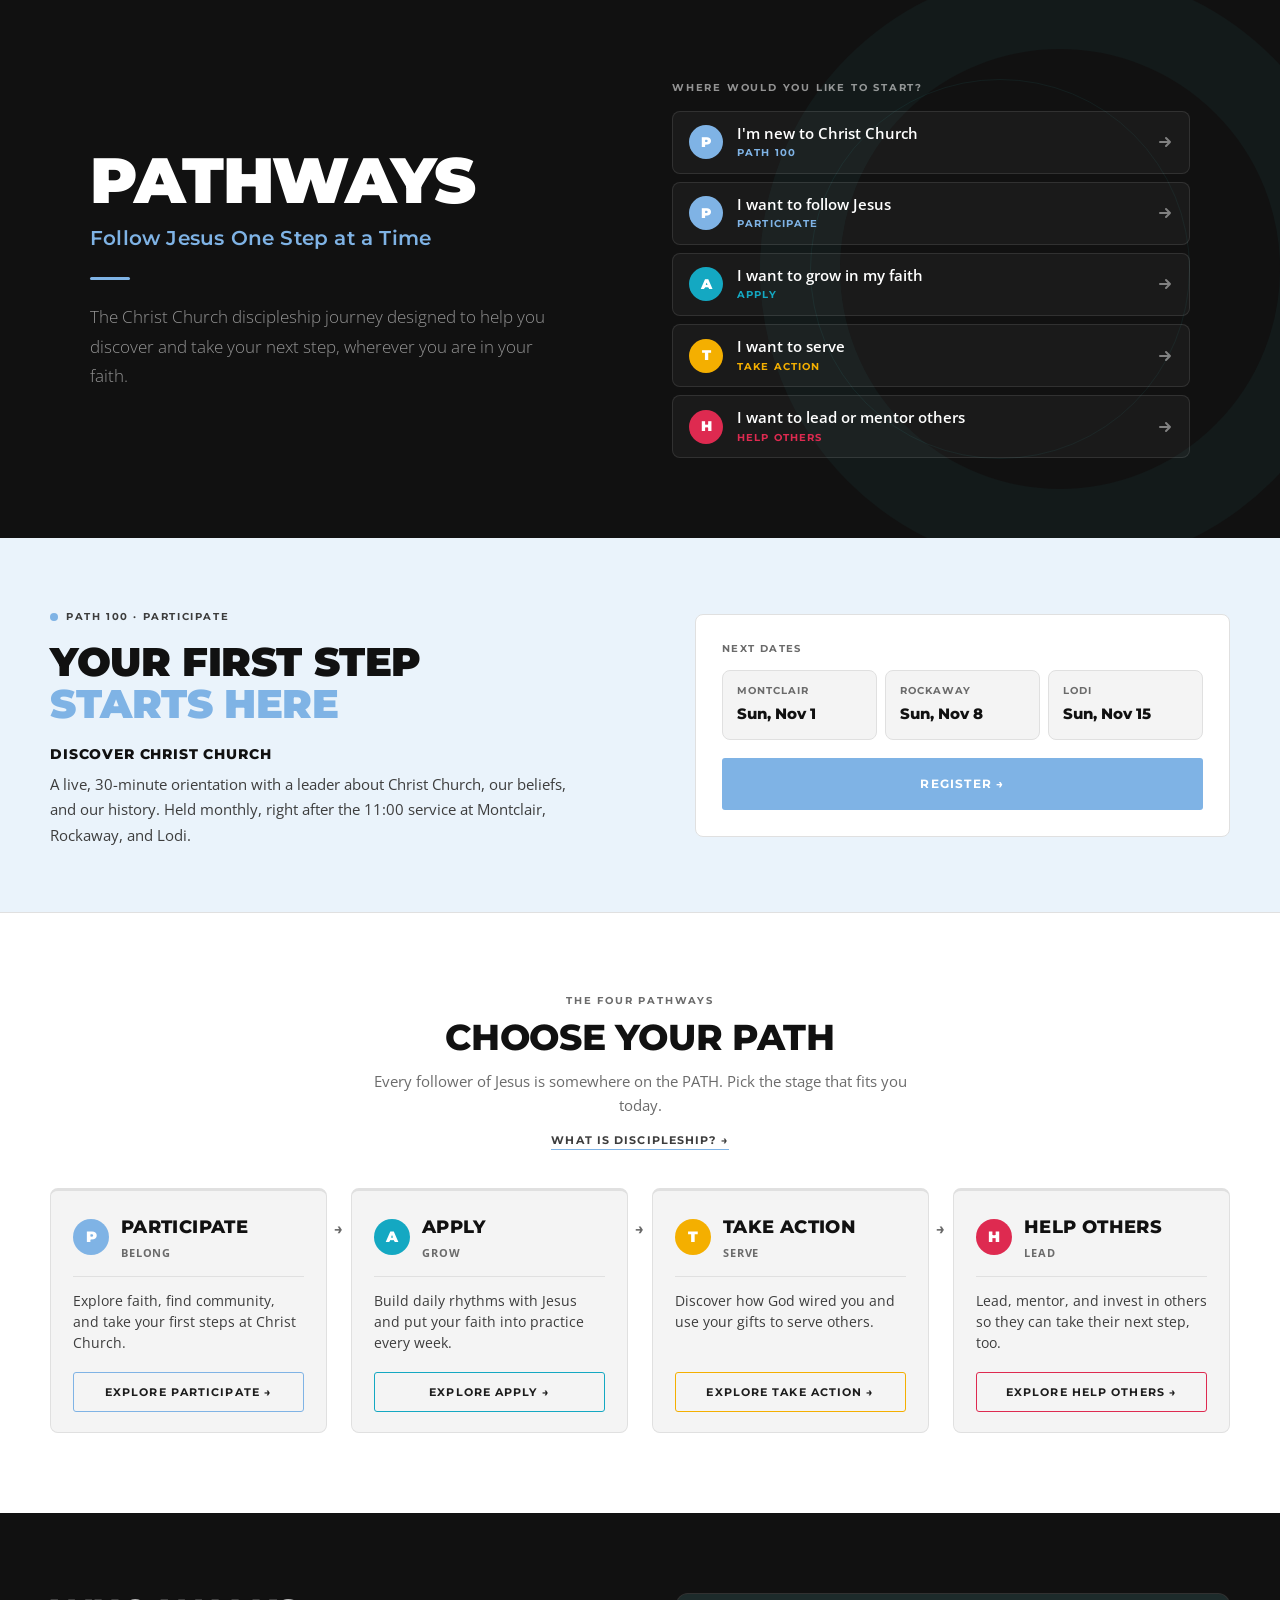
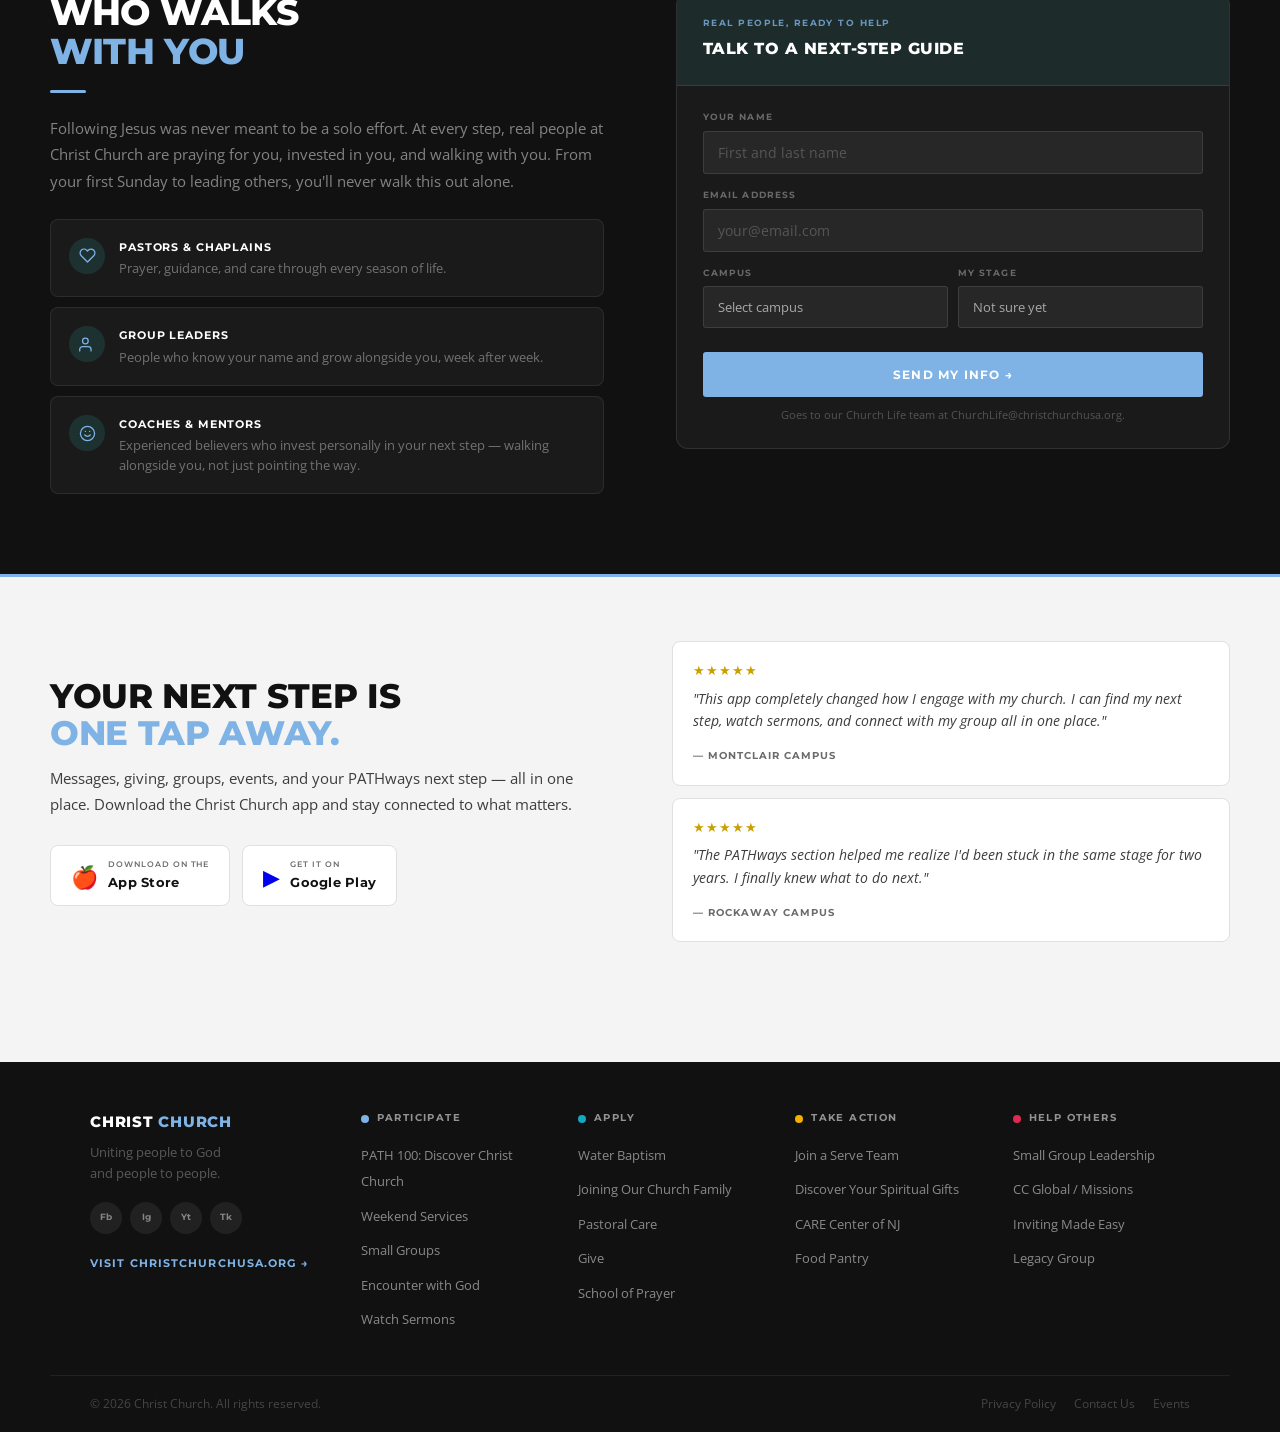
<file: PATHways (1)/PATHways Landing v3.html>
<!DOCTYPE html>
<html lang="en">
<head>
<meta charset="UTF-8">
<meta name="viewport" content="width=device-width, initial-scale=1.0">
<title>PATHways · Christ Church — Follow Jesus One Step at a Time</title>
<link rel="preconnect" href="https://fonts.googleapis.com">
<link rel="preconnect" href="https://fonts.gstatic.com" crossorigin>
<link href="https://fonts.googleapis.com/css2?family=Montserrat:wght@400;600;700;800;900&family=Open+Sans:ital,wght@0,300;0,400;0,600;1,300&display=swap" rel="stylesheet">
<style>
*,*::before,*::after{box-sizing:border-box;margin:0;padding:0}
html{scroll-behavior:smooth}
:root{
  --cc-blue:#4D8ADC;--cc-red:#DE2A50;--cc-yellow:#F4AF00;
  --p:#7FB3E5;--p-dk:var(--p);--p-lt:#EAF3FB;
  --a:#14A8C2;--a-dk:var(--a);--a-lt:#DFF4F8;
  --t:#F4AF00;--t-dk:var(--t);--t-lt:#FFF3D6;
  --h:#DE2A50;--h-dk:var(--h);--h-lt:#FCE4EA;
  --blk:#111111;--drk:#1c1c1c;--g4:#3d3d3d;--g6:#6b6b6b;
  --gl:#f4f4f4;--gb:#e0e0e0;--wht:#ffffff;
  --fh:'Montserrat',sans-serif;--fb:'Open Sans',sans-serif;
  --mw:1180px;--r:3px;--rl:8px;
}
body{font-family:var(--fb);color:var(--drk);background:var(--wht);line-height:1.65;font-size:16px;overflow-x:hidden}

/* NAV */
.nav{background:var(--blk);position:sticky;top:0;z-index:200;border-bottom:3px solid var(--p)}
.nav-bar{max-width:var(--mw);margin:0 auto;display:flex;align-items:stretch;justify-content:space-between;min-height:56px}
.nav-logo{display:flex;align-items:center;padding:0 20px;text-decoration:none;gap:10px}
.logo-grid{display:grid;grid-template-columns:1fr 1fr;gap:2px;width:20px;height:20px}
.lb{border-radius:1px}
.lb-b{background:var(--p)}.lb-r{background:var(--h)}.lb-y{background:var(--t)}.lb-b2{background:var(--a)}
.nav-logo-text{font-family:var(--fh);font-size:14px;font-weight:800;color:#fff;letter-spacing:.05em;text-transform:uppercase}
.nav-logo-text span{color:var(--p)}
.nav-links{display:flex;align-items:stretch;list-style:none}
.nav-links li a{display:flex;align-items:center;padding:0 13px;font-family:var(--fh);font-size:11px;font-weight:600;letter-spacing:.09em;text-transform:uppercase;color:rgba(255,255,255,.65);text-decoration:none;transition:color .15s,background .15s;min-height:56px;white-space:nowrap}
.nav-links li a:hover{color:#fff;background:rgba(255,255,255,.06)}
.nav-links li.active a{color:var(--p)}
.nav-right{display:flex;align-items:center;padding:0 16px;gap:8px}
.btn-give{background:var(--p);color:#fff;font-family:var(--fh);font-size:11px;font-weight:700;letter-spacing:.1em;text-transform:uppercase;padding:9px 18px;border:none;border-radius:var(--r);cursor:pointer;text-decoration:none;transition:background .15s}
.btn-give:hover{background:var(--p-dk)}
.hamburger{display:none;flex-direction:column;gap:5px;padding:10px;background:none;border:none;cursor:pointer}
.hamburger span{display:block;width:22px;height:2px;background:#fff;border-radius:2px}

/* ─── SECTION 1: HERO ─── */
.hero{background:var(--blk);min-height:94vh;display:flex;flex-direction:column;justify-content:center;position:relative;overflow:hidden}
.hero-ring{position:absolute;right:-80px;top:50%;transform:translateY(-50%);width:600px;height:600px;border-radius:50%;border:80px solid rgba(59,191,191,.05);pointer-events:none;z-index:1}
.hero-ring2{position:absolute;right:90px;top:50%;transform:translateY(-50%);width:380px;height:380px;border-radius:50%;border:1px solid rgba(59,191,191,.08);pointer-events:none;z-index:1}
.hero-inner{position:relative;z-index:2;max-width:var(--mw);margin:0 auto;padding:72px 40px 60px;width:100%;display:grid;grid-template-columns:1fr 1fr;gap:56px;align-items:center}
.hero-eyebrow{display:inline-flex;align-items:center;gap:10px;margin-bottom:20px}
.hero-eyebrow-line{width:28px;height:2px;background:var(--p)}
.hero-eyebrow-text{font-family:var(--fh);font-size:10px;font-weight:700;letter-spacing:.18em;text-transform:uppercase;color:var(--p)}
.hero h1{font-family:var(--fh);font-size:clamp(34px,5.2vw,64px);font-weight:900;color:#fff;line-height:1.04;letter-spacing:-.02em;text-transform:uppercase;margin-bottom:0}
.hero h1 .hl{color:var(--p);display:block}
.hero-subtitle{font-family:var(--fh);font-size:clamp(16px,1.6vw,20px);font-weight:600;color:var(--p);letter-spacing:.01em;margin-top:8px}
.hero-rule{width:40px;height:3px;background:var(--p);margin:22px 0;border-radius:2px}
.hero-sub{font-size:17px;color:rgba(255,255,255,.55);line-height:1.75;max-width:500px;margin-bottom:32px;font-weight:300}
.hero-sub strong{color:rgba(255,255,255,.8);font-weight:600}
/* Hero CTAs */
.hero-ctas{display:flex;flex-wrap:wrap;gap:12px;margin-bottom:40px}
.btn-primary{display:inline-flex;align-items:center;gap:8px;background:var(--p);color:#fff;font-family:var(--fh);font-size:12px;font-weight:700;letter-spacing:.1em;text-transform:uppercase;padding:16px 30px;border-radius:var(--r);border:none;cursor:pointer;text-decoration:none;transition:background .15s,transform .1s}
.btn-primary:hover{background:var(--p-dk);transform:translateY(-1px)}
.btn-primary svg{width:14px;height:14px;stroke:#fff;fill:none;stroke-width:2.5;flex-shrink:0}
.btn-ghost{display:inline-flex;align-items:center;gap:8px;background:transparent;color:rgba(255,255,255,.7);font-family:var(--fh);font-size:12px;font-weight:700;letter-spacing:.1em;text-transform:uppercase;padding:15px 24px;border-radius:var(--r);border:1.5px solid rgba(255,255,255,.2);text-decoration:none;transition:border-color .15s,color .15s}
.btn-ghost:hover{border-color:rgba(255,255,255,.5);color:#fff}
/* Hero campus strip */
.hero-camps{display:flex;align-items:center;gap:20px;padding-top:28px;border-top:1px solid rgba(255,255,255,.08);flex-wrap:wrap}
.hero-camps-lbl{font-family:var(--fh);font-size:9px;font-weight:700;letter-spacing:.14em;text-transform:uppercase;color:rgba(255,255,255,.28);white-space:nowrap}
.hero-camp{display:flex;align-items:center;gap:6px;text-decoration:none}
.hero-camp-dot{width:5px;height:5px;background:var(--p);border-radius:50%;flex-shrink:0}
.hero-camp-name{font-family:var(--fh);font-size:11px;font-weight:700;color:rgba(255,255,255,.55);text-transform:uppercase;letter-spacing:.06em}
.hero-camp-time{font-size:11px;color:rgba(255,255,255,.3)}
.hero-camp:hover .hero-camp-name{color:var(--p)}
/* Hero visual */
.hero-visual{display:flex;align-items:center;justify-content:center;width:100%}
.hero-wheel{position:relative;width:100%;max-width:640px;aspect-ratio:1/1}
.hero-wheel img{width:100%;height:100%;object-fit:contain;filter:drop-shadow(0 0 48px rgba(59,191,191,.15))}
.hero-wheel-cap{position:absolute;bottom:-22px;left:50%;transform:translateX(-50%);font-family:var(--fh);font-size:9px;font-weight:700;letter-spacing:.14em;text-transform:uppercase;color:rgba(255,255,255,.22);white-space:nowrap}

/* ─── See More — additional offerings appended to each stage tab ─── */
#panel-participate{--mc:var(--p-dk);--ma:var(--p)}
#panel-apply{--mc:var(--a-dk);--ma:var(--a)}
#panel-takeaction{--mc:var(--t-dk);--ma:var(--t)}
#panel-helpothers{--mc:var(--h-dk);--ma:var(--h)}
.rg-more{margin-top:20px;background:var(--wht);border:1px solid var(--gb);color:var(--g4);font-family:var(--fh);font-size:11px;font-weight:700;letter-spacing:.08em;text-transform:uppercase;padding:12px 24px;border-radius:var(--r);cursor:pointer;display:inline-flex;align-items:center;gap:8px;transition:border-color .15s,color .15s}
.rg-more:hover{border-color:var(--ma);color:var(--mc)}
.rg-more .rg-more-caret{transition:transform .2s}
.rg-more[aria-expanded="true"] .rg-more-caret{transform:rotate(180deg)}
.rg-extra{margin-top:16px;background:var(--gl);border:1px solid var(--gb);border-radius:var(--rl);padding:6px 30px}
.rg-extra[hidden]{display:none}
.rg-extra-grid{display:grid;grid-template-columns:1fr 1fr;gap:0 48px}
.rx{padding:15px 0;border-bottom:1px solid var(--gb);text-decoration:none;display:block}
.rx-title{font-family:var(--fh);font-size:12.5px;font-weight:700;text-transform:uppercase;letter-spacing:.03em;color:var(--drk);margin-bottom:4px;display:flex;align-items:center;gap:10px;transition:color .15s}
.rx-title::before{content:"";width:6px;height:6px;border-radius:50%;background:var(--ma);flex-shrink:0}
.rx-desc{font-size:12px;color:var(--g6);line-height:1.55;padding-left:16px}
.rx:hover .rx-title{color:var(--mc)}
@media(max-width:600px){.rg-extra-grid{grid-template-columns:1fr}.rg-extra{padding:6px 22px}}

/* ─── SECTION 2: COMBINED DEFINITION + FRAMEWORK ─── */
.define{background:var(--gl);padding:0;border-top:1px solid var(--gb)}
.define-inner{max-width:var(--mw);margin:0 auto}

/* Top row: definition prose */
.def-top{display:grid;grid-template-columns:1fr 1fr;gap:0;border-bottom:1px solid var(--gb)}
.def-prose{padding:64px 56px 64px 40px;border-right:1px solid var(--gb)}
.def-eyebrow{font-family:var(--fh);font-size:10px;font-weight:700;letter-spacing:.18em;text-transform:uppercase;color:var(--p);display:block;margin-bottom:14px}
.def-title{font-family:var(--fh);font-size:clamp(24px,3.2vw,36px);font-weight:800;color:var(--blk);line-height:1.1;text-transform:uppercase;letter-spacing:-.01em;margin-bottom:18px}
.def-title em{color:var(--p);font-style:normal}
.def-rule{width:36px;height:3px;background:var(--p);margin-bottom:22px;border-radius:2px}
.def-scripture{font-family:var(--fb);font-size:15px;font-style:italic;color:var(--g6);line-height:1.6;margin-bottom:22px;padding-left:16px;border-left:2px solid rgba(59,191,191,.4);border-radius:0}
.def-scripture cite{display:block;font-style:normal;font-size:10px;font-weight:700;letter-spacing:.1em;text-transform:uppercase;color:var(--p);margin-top:5px;opacity:.7}
.def-body{font-size:15px;color:var(--g4);line-height:1.78}
.def-body p{margin-bottom:14px}
.def-body p:last-child{margin-bottom:0}
.def-body strong{color:var(--blk);font-weight:600}

/* Right: journey arc timeline */
.def-journey{padding:64px 40px 64px 48px}
.dj-label{font-family:var(--fh);font-size:10px;font-weight:700;letter-spacing:.16em;text-transform:uppercase;color:var(--g6);margin-bottom:28px;display:block}
.dj-steps{display:flex;flex-direction:column;gap:0}
.dj-step{display:grid;grid-template-columns:32px 1fr;gap:0;position:relative}
.dj-node{display:flex;flex-direction:column;align-items:center;padding-top:3px}
.dj-dot{width:26px;height:26px;border-radius:50%;display:flex;align-items:center;justify-content:center;font-family:var(--fh);font-size:11px;font-weight:900;color:#fff;flex-shrink:0}
.dp{background:var(--p)}.da{background:var(--a)}.dt{background:var(--t)}.dh{background:var(--h)}
.dj-vline{width:1px;flex:1;margin-top:4px}
.vp{background:rgba(59,191,191,.18)}.va{background:rgba(55,158,180,.18)}.vt{background:rgba(212,184,0,.18)}
.dj-step:last-child .dj-vline{display:none}
.dj-content{padding:3px 0 24px 14px}
.dj-step:last-child .dj-content{padding-bottom:0}
.dj-sname{font-family:var(--fh);font-size:11px;font-weight:700;letter-spacing:.08em;text-transform:uppercase;margin-bottom:3px}
.np{color:var(--p-dk)}.na{color:var(--a-dk)}.nt{color:var(--t-dk)}.nh{color:var(--h-dk)}
.dj-sdesc{font-size:13px;color:var(--g6);line-height:1.55}
.dj-callout{margin-top:24px;background:rgba(59,191,191,.08);border:1px solid rgba(59,191,191,.2);border-radius:var(--rl);padding:14px 16px;display:flex;align-items:center;gap:10px}
.dj-callout-dot{width:8px;height:8px;border-radius:50%;background:var(--p);flex-shrink:0}
.dj-callout-text{font-family:var(--fh);font-size:11px;font-weight:700;letter-spacing:.07em;text-transform:uppercase;color:var(--p-dk)}
.dj-callout-text em{color:var(--g6);font-weight:400;font-style:normal;text-transform:none;letter-spacing:0}

/* Stage strip below definition */
.def-stages{display:grid;grid-template-columns:repeat(4,1fr);border-top:1px solid var(--gb)}
.fws{padding:28px 24px;background:var(--wht);border-right:1px solid var(--gb);position:relative;display:flex;flex-direction:column;transition:background .15s}
.fws:last-child{border-right:none}
.fws:hover{background:var(--gl)}
.fws-bar{height:3px;position:absolute;top:0;left:0;right:0}
.fws-p .fws-bar{background:var(--p)}.fws-a .fws-bar{background:var(--a)}.fws-t .fws-bar{background:var(--t)}.fws-h .fws-bar{background:var(--h)}
.fws-num{font-family:var(--fh);font-size:9px;font-weight:700;letter-spacing:.14em;text-transform:uppercase;color:var(--g6);margin-top:8px;margin-bottom:12px}
.fws-ltr{font-family:var(--fh);font-size:44px;font-weight:900;line-height:1;margin-bottom:4px}
.fws-p .fws-ltr{color:var(--p)}.fws-a .fws-ltr{color:var(--a)}.fws-t .fws-ltr{color:var(--t-dk)}.fws-h .fws-ltr{color:var(--h)}
.fws-word{font-family:var(--fh);font-size:13px;font-weight:800;text-transform:uppercase;letter-spacing:.05em;color:var(--blk);margin-bottom:3px}
.fws-tag{font-size:10px;font-weight:600;letter-spacing:.07em;text-transform:uppercase;margin-bottom:0}
.fws-p .fws-tag{color:var(--p-dk)}.fws-a .fws-tag{color:var(--a-dk)}.fws-t .fws-tag{color:var(--t-dk)}.fws-h .fws-tag{color:var(--h-dk)}

/* Definition disclosure — collapsible “What is Discipleship?” block */
.def-disclosure{background:transparent;border-top:1px solid var(--gb);border-bottom:1px solid var(--gb)}
.def-summary{list-style:none;cursor:pointer;padding:22px 40px;display:grid;grid-template-columns:auto 1fr auto;align-items:center;gap:20px;background:var(--wht);transition:background .15s}
.def-summary::-webkit-details-marker{display:none}
.def-summary:hover{background:var(--gl)}
.def-summary-mark{display:flex;align-items:center;justify-content:center;width:36px;height:36px;border-radius:50%;background:var(--p);color:#fff;font-family:var(--fh);font-size:18px;font-weight:800;line-height:1;flex-shrink:0;transition:transform .25s,background .15s}
.def-disclosure[open] .def-summary-mark{transform:rotate(45deg);background:var(--p-dk)}
.def-summary-text{display:flex;flex-direction:column;gap:3px;min-width:0}
.def-summary-eyebrow{font-family:var(--fh);font-size:10px;font-weight:700;letter-spacing:.18em;text-transform:uppercase;color:var(--p)}
.def-summary-title{font-family:var(--fh);font-size:16px;font-weight:800;color:var(--blk);text-transform:uppercase;letter-spacing:.02em}
.def-summary-hint{font-family:var(--fh);font-size:10px;font-weight:700;letter-spacing:.12em;text-transform:uppercase;color:var(--g6);white-space:nowrap}
.def-disclosure[open] .def-summary-hint::after{content:" — Hide"}
.def-disclosure:not([open]) .def-summary-hint::after{content:" — Show"}
.def-body-wrap{border-top:1px solid var(--gb);background:var(--gl)}
.def-body-wrap > .def-top{background:var(--gl)}
@media(max-width:600px){
  .def-summary{padding:18px 20px;gap:12px;grid-template-columns:auto 1fr}
  .def-summary-hint{display:none}
  .def-summary-title{font-size:14px}
}

/* ─── SECTION 3: STAGE RESOURCES ─── */
.stages{background:var(--wht);padding:80px 40px}
.stages-inner{max-width:var(--mw);margin:0 auto}
/* Entry prompt */
.stage-entry{background:var(--blk);border-radius:var(--rl);padding:28px 36px;display:grid;grid-template-columns:1fr auto;gap:24px;align-items:center;margin-bottom:48px}
.se-left{}
.se-eyebrow{font-family:var(--fh);font-size:9px;font-weight:700;letter-spacing:.16em;text-transform:uppercase;color:var(--p);margin-bottom:6px;display:block;opacity:.8}
.se-title{font-family:var(--fh);font-size:20px;font-weight:800;color:#fff;text-transform:uppercase;letter-spacing:.02em;margin-bottom:4px}
.se-sub{font-size:13px;color:rgba(255,255,255,.45);line-height:1.5}
.se-sub strong{color:rgba(255,255,255,.7);font-weight:600}
.se-cta{background:var(--p);color:#fff;font-family:var(--fh);font-size:12px;font-weight:700;letter-spacing:.1em;text-transform:uppercase;padding:14px 24px;border-radius:var(--r);border:none;cursor:pointer;text-decoration:none;white-space:nowrap;transition:background .15s;display:inline-block;flex-shrink:0}
.se-cta:hover{background:var(--p-dk)}
/* Need Help? modal — reuses conn-card visual language */
.nh-overlay{position:fixed;inset:0;background:rgba(10,10,10,.72);display:none;align-items:center;justify-content:center;z-index:200;padding:20px}
.nh-overlay.open{display:flex}
.nh-modal{background:#161d19;border:1px solid rgba(255,255,255,.1);border-radius:12px;max-width:440px;width:100%;overflow:hidden;position:relative;box-shadow:0 30px 80px rgba(0,0,0,.5)}
.nh-close{position:absolute;top:16px;right:16px;width:30px;height:30px;border-radius:50%;background:rgba(255,255,255,.06);border:none;color:rgba(255,255,255,.6);font-size:16px;cursor:pointer;display:flex;align-items:center;justify-content:center;transition:background .15s,color .15s}
.nh-close:hover{background:rgba(255,255,255,.14);color:#fff}
.nh-head{background:rgba(59,191,191,.1);border-bottom:1px solid rgba(59,191,191,.18);padding:22px 26px}
.nh-eyebrow{font-family:var(--fh);font-size:9px;font-weight:700;letter-spacing:.16em;text-transform:uppercase;color:var(--p);margin-bottom:6px;opacity:.8;display:block}
.nh-title{font-family:var(--fh);font-size:16px;font-weight:800;color:#fff;text-transform:uppercase;letter-spacing:.03em}
.nh-sub{font-size:12px;color:rgba(255,255,255,.5);margin-top:6px;line-height:1.5}
.nh-body{padding:24px 26px;display:flex;flex-direction:column;gap:14px}
.nh-field{display:flex;flex-direction:column;gap:6px}
.nh-label{font-family:var(--fh);font-size:9px;font-weight:700;letter-spacing:.12em;text-transform:uppercase;color:rgba(255,255,255,.35)}
.nh-input,.nh-textarea{background:rgba(255,255,255,.05);border:1px solid rgba(255,255,255,.14);border-radius:6px;padding:11px 13px;color:#fff;font-family:var(--fb);font-size:13px}
.nh-input::placeholder,.nh-textarea::placeholder{color:rgba(255,255,255,.3)}
.nh-input:focus,.nh-textarea:focus{outline:none;border-color:rgba(59,191,191,.5)}
.nh-textarea{resize:vertical;min-height:80px;font-family:var(--fb)}
.nh-foot{padding:0 26px 24px}
.nh-submit{width:100%;background:var(--p);color:#fff;font-family:var(--fh);font-size:12px;font-weight:700;letter-spacing:.1em;text-transform:uppercase;padding:15px;border-radius:var(--r);border:none;cursor:pointer;transition:background .15s}
.nh-submit:hover{background:var(--p-dk)}
.nh-privacy{font-size:11px;color:rgba(255,255,255,.35);text-align:center;margin-top:10px;line-height:1.5}

/* Stage instructions — what you'll find in each tab */
.s-howto{margin:-28px 0 36px;padding:24px 28px 22px;background:var(--gl);border:1px solid var(--gb);border-radius:var(--rl)}
.s-howto-head{display:flex;align-items:baseline;gap:12px;margin-bottom:16px;flex-wrap:wrap}
.s-howto-eyebrow{font-family:var(--fh);font-size:10px;font-weight:700;letter-spacing:.16em;text-transform:uppercase;color:var(--p-dk)}
.s-howto-title{font-family:var(--fh);font-size:14px;font-weight:800;color:var(--blk);text-transform:uppercase;letter-spacing:.02em}
.s-howto-grid{display:grid;grid-template-columns:repeat(4,1fr);gap:0;border-top:1px solid var(--gb)}
.s-howto-cell{padding:16px 18px 14px;border-right:1px solid var(--gb);position:relative;background:transparent;cursor:pointer;text-align:left;font-family:var(--fb);border-top:none;border-bottom:none;border-left:none;width:100%;transition:background .15s}
.s-howto-cell:last-child{border-right:none}
.s-howto-cell:hover{background:rgba(0,0,0,.025)}
.s-howto-cell::before{content:"";position:absolute;top:0;left:0;right:0;height:2px}
.s-howto-cell.h-p::before{background:var(--p)}
.s-howto-cell.h-a::before{background:var(--p);opacity:.78}
.s-howto-cell.h-t::before{background:var(--t)}
.s-howto-cell.h-h::before{background:var(--h)}
.s-howto-letter{font-family:var(--fh);font-size:18px;font-weight:900;line-height:1;margin-bottom:6px;display:flex;align-items:center;gap:8px}
.s-howto-letter span{font-size:10px;font-weight:700;letter-spacing:.1em;text-transform:uppercase;color:var(--g6)}
.s-howto-cell.h-p .s-howto-letter{color:var(--p-dk)}.s-howto-cell.h-a .s-howto-letter{color:var(--p-dk)}
.s-howto-cell.h-t .s-howto-letter{color:var(--t-dk)}
.s-howto-cell.h-h .s-howto-letter{color:var(--h-dk)}
.s-howto-body{font-size:12.5px;line-height:1.55;color:var(--g4);margin-bottom:8px}
.s-howto-tap{font-family:var(--fh);font-size:9px;font-weight:700;letter-spacing:.1em;text-transform:uppercase;color:var(--g6);display:inline-flex;align-items:center;gap:4px}
.s-howto-cell:hover .s-howto-tap{color:var(--p-dk)}
@media(max-width:820px){.s-howto-grid{grid-template-columns:1fr 1fr}.s-howto-cell:nth-child(2){border-right:none}.s-howto-cell:nth-child(3),.s-howto-cell:nth-child(4){border-top:1px solid var(--gb)}}
@media(max-width:600px){.s-howto{padding:20px 18px 18px;margin:-20px 0 28px}.s-howto-grid{grid-template-columns:1fr}.s-howto-cell{border-right:none;border-bottom:1px solid var(--gb)}.s-howto-cell:last-child{border-bottom:none}.s-howto-cell:nth-child(3),.s-howto-cell:nth-child(4){border-top:none}}

/* Tabs */
.s-tabs{display:flex;border-bottom:2px solid var(--gb);margin-bottom:40px;overflow-x:auto;-webkit-overflow-scrolling:touch}
.s-tab{font-family:var(--fh);font-size:11px;font-weight:700;letter-spacing:.1em;text-transform:uppercase;padding:14px 24px;background:none;border:none;border-bottom:3px solid transparent;margin-bottom:-2px;cursor:pointer;color:var(--g6);white-space:nowrap;transition:color .15s;display:flex;align-items:center;gap:7px}
.s-tab:hover{color:var(--drk)}
.td{width:9px;height:9px;border-radius:50%;flex-shrink:0}
.td-p{background:var(--p)}.td-a{background:var(--a)}.td-t{background:var(--t)}.td-h{background:var(--h)}
.s-tab[data-active="true"].tp{color:var(--p-dk);border-bottom-color:var(--p)}
.s-tab[data-active="true"].ta{color:var(--a-dk);border-bottom-color:var(--a)}
.s-tab[data-active="true"].tt{color:var(--t-dk);border-bottom-color:var(--t)}
.s-tab[data-active="true"].th{color:var(--h-dk);border-bottom-color:var(--h)}
/* Panel header */
.s-panel{display:none}.s-panel.on{display:block}
.s-ph{display:grid;grid-template-columns:72px 1fr;gap:24px;align-items:start;margin-bottom:32px;padding-bottom:32px;border-bottom:1px solid var(--gb)}
.s-ico{width:72px;height:72px;border-radius:50%;display:flex;align-items:center;justify-content:center;flex-shrink:0}
.ico-p{background:var(--p)}.ico-a{background:var(--a)}.ico-t{background:var(--t)}.ico-h{background:var(--h)}
.s-ltr{font-family:var(--fh);font-size:32px;font-weight:900;color:#fff;line-height:1}
.s-badge{display:inline-block;font-family:var(--fh);font-size:9px;font-weight:700;letter-spacing:.14em;text-transform:uppercase;padding:4px 10px;border-radius:20px;margin-bottom:8px}
.sb-p{background:var(--p-lt);color:var(--p-dk)}.sb-a{background:var(--a-lt);color:var(--a-dk)}.sb-t{background:var(--t-lt);color:var(--t-dk)}.sb-h{background:var(--h-lt);color:var(--h-dk)}
.s-name{font-family:var(--fh);font-size:26px;font-weight:800;text-transform:uppercase;letter-spacing:.02em;line-height:1;margin-bottom:5px}
.nm-p{color:var(--p-dk)}.nm-a{color:var(--a-dk)}.nm-t{color:var(--t-dk)}.nm-h{color:var(--h-dk)}
.s-sub{font-size:11px;font-weight:700;letter-spacing:.1em;text-transform:uppercase;color:var(--g6);margin-bottom:8px}
.s-desc{font-size:15px;color:var(--g4);line-height:1.7;max-width:540px}
/* Resource grid */
.rg{display:grid;grid-template-columns:repeat(auto-fill,minmax(220px,1fr));gap:14px}
.rc{background:var(--wht);border:1px solid var(--gb);border-radius:var(--rl);padding:20px;display:flex;flex-direction:column;transition:border-color .15s,transform .12s}
.rc:hover{border-color:var(--p);transform:translateY(-2px)}
.rc.fd{opacity:.44;pointer-events:none}
.rb{display:inline-block;font-family:var(--fh);font-size:9px;font-weight:700;letter-spacing:.1em;text-transform:uppercase;padding:3px 8px;border-radius:3px;margin-bottom:9px;width:fit-content}
.rb-lv{background:#e4f5f4;color:#0d6e6e}.rb-sn{background:#f0f0f0;color:#888}
.rb-rq{background:#e7ecf5;color:var(--cc-blue)}.rb-hl{background:var(--h-lt);color:var(--h-dk)}
.rb-tr{background:var(--p-lt);color:var(--p-dk)}.rb-mo{background:var(--t-lt);color:var(--t-dk)}
.rb-op{background:#ecf7ec;color:#155a15}
.rc-title{font-family:var(--fh);font-size:13px;font-weight:700;text-transform:uppercase;letter-spacing:.04em;color:var(--drk);margin-bottom:6px;line-height:1.3}
.rc-desc{font-size:13px;color:var(--g6);line-height:1.58;flex:1;margin-bottom:12px}
.rc-lk{font-family:var(--fh);font-size:10px;font-weight:700;letter-spacing:.09em;text-transform:uppercase;color:var(--p);text-decoration:none;display:flex;align-items:center;gap:5px;margin-top:auto;transition:gap .13s}
.rc-lk:hover{gap:9px;color:var(--p-dk)}
.rc-lk.sn{color:var(--g6);pointer-events:none}
.rc-lk svg{width:11px;height:11px;stroke:currentColor;fill:none;stroke-width:2.5}
/* Coming soon note */
.coming-note{margin-top:20px;padding:14px 18px;background:var(--gl);border-radius:var(--r);border:1px solid var(--gb);font-size:13px;color:var(--g6);display:flex;align-items:center;gap:10px}
.coming-note span{flex:1}
.coming-note a{color:var(--p);font-weight:600;text-decoration:none;font-family:var(--fh);font-size:11px;letter-spacing:.07em;text-transform:uppercase;white-space:nowrap}
.coming-note a:hover{color:var(--p-dk)}

/* ─── SECTION 4: PASTORAL / WHO WALKS ─── */
.pastoral{background:var(--blk);padding:80px 40px}
.pastoral-inner{max-width:var(--mw);margin:0 auto;display:grid;grid-template-columns:1fr 1fr;gap:72px;align-items:start}
.past-eyebrow{font-family:var(--fh);font-size:10px;font-weight:700;letter-spacing:.18em;text-transform:uppercase;color:rgba(59,191,191,.7);display:block;margin-bottom:12px}
.past-title{font-family:var(--fh);font-size:clamp(24px,3.2vw,36px);font-weight:800;color:#fff;line-height:1.1;text-transform:uppercase;letter-spacing:-.01em;margin-bottom:18px}
.past-title em{color:var(--p);font-style:normal}
.past-rule{width:36px;height:3px;background:var(--p);margin-bottom:22px;border-radius:2px}
.past-body{font-size:15px;color:rgba(255,255,255,.48);line-height:1.78}
.past-body p{margin-bottom:14px}
.past-body p:last-child{margin-bottom:0}
.past-cards{display:flex;flex-direction:column;gap:10px;margin-top:24px}
.wc{background:rgba(255,255,255,.04);border:1px solid rgba(255,255,255,.08);border-radius:var(--rl);padding:18px;display:flex;align-items:flex-start;gap:14px}
.wc-ico{width:36px;height:36px;border-radius:50%;background:rgba(59,191,191,.14);display:flex;align-items:center;justify-content:center;flex-shrink:0}
.wc-ico svg{width:17px;height:17px;stroke:var(--p);fill:none;stroke-width:1.8}
.wc-t{font-family:var(--fh);font-size:11px;font-weight:700;color:#fff;text-transform:uppercase;letter-spacing:.08em;margin-bottom:3px}
.wc-s{font-size:13px;color:rgba(255,255,255,.38);line-height:1.5}
.past-ctas{margin-top:28px;display:flex;gap:12px;flex-wrap:wrap}
.btn-past{background:var(--p);color:#fff;font-family:var(--fh);font-size:12px;font-weight:700;letter-spacing:.1em;text-transform:uppercase;padding:14px 26px;border-radius:var(--r);border:none;cursor:pointer;text-decoration:none;transition:background .15s;display:inline-block}
.btn-past:hover{background:var(--p-dk)}
.btn-past-o{display:inline-flex;align-items:center;gap:6px;background:transparent;border:1.5px solid rgba(255,255,255,.2);color:rgba(255,255,255,.65);font-family:var(--fh);font-size:12px;font-weight:700;letter-spacing:.1em;text-transform:uppercase;padding:13px 22px;border-radius:var(--r);text-decoration:none;transition:border-color .15s,color .15s}
.btn-past-o:hover{border-color:rgba(255,255,255,.5);color:#fff}
/* Right: connection card */
.conn-card{background:rgba(255,255,255,.04);border:1px solid rgba(255,255,255,.1);border-radius:12px;overflow:hidden}
.conn-card-head{background:rgba(59,191,191,.1);border-bottom:1px solid rgba(59,191,191,.18);padding:22px 26px}
.cch-eyebrow{font-family:var(--fh);font-size:9px;font-weight:700;letter-spacing:.16em;text-transform:uppercase;color:var(--p);margin-bottom:6px;opacity:.8;display:block}
.cch-title{font-family:var(--fh);font-size:16px;font-weight:800;color:#fff;text-transform:uppercase;letter-spacing:.03em}
.conn-card-body{padding:24px 26px;display:flex;flex-direction:column;gap:14px}
.conn-field{display:flex;flex-direction:column;gap:6px}
.conn-label{font-family:var(--fh);font-size:9px;font-weight:700;letter-spacing:.12em;text-transform:uppercase;color:rgba(255,255,255,.35)}
.conn-input{background:rgba(255,255,255,.06);border:1px solid rgba(255,255,255,.1);border-radius:var(--r);padding:11px 14px;font-size:14px;color:rgba(255,255,255,.7);font-family:var(--fb);width:100%;outline:none;transition:border-color .15s}
.conn-input:focus{border-color:rgba(59,191,191,.5)}
.conn-input::placeholder{color:rgba(255,255,255,.22)}
.conn-selects{display:grid;grid-template-columns:1fr 1fr;gap:10px}
.conn-select{background:rgba(255,255,255,.06);border:1px solid rgba(255,255,255,.1);border-radius:var(--r);padding:11px 14px;font-size:13px;color:rgba(255,255,255,.6);font-family:var(--fb);width:100%;outline:none;-webkit-appearance:none;cursor:pointer;transition:border-color .15s}
.conn-select:focus{border-color:rgba(59,191,191,.5)}
.conn-select option{background:#222;color:#fff}
.conn-card-foot{padding:0 26px 24px}
.btn-connect{width:100%;background:var(--p);color:#fff;font-family:var(--fh);font-size:12px;font-weight:700;letter-spacing:.1em;text-transform:uppercase;padding:15px;border-radius:var(--r);border:none;cursor:pointer;transition:background .15s}
.btn-connect:hover{background:var(--p-dk)}
.conn-privacy{font-size:11px;color:rgba(255,255,255,.25);text-align:center;margin-top:10px;line-height:1.5}

/* ─── SECTION 5: FOOTER CTA ─── */
.fcta{background:var(--p);padding:64px 40px;text-align:center}
.fcta h2{font-family:var(--fh);font-size:clamp(22px,3.2vw,32px);font-weight:800;color:#fff;text-transform:uppercase;letter-spacing:.02em;margin-bottom:10px}
.fcta p{font-size:16px;color:rgba(255,255,255,.8);margin-bottom:28px;max-width:460px;margin-left:auto;margin-right:auto;line-height:1.65}
.fcta-btns{display:flex;gap:12px;justify-content:center;flex-wrap:wrap}
.btn-fw{background:#fff;color:var(--p-dk);font-family:var(--fh);font-size:12px;font-weight:700;letter-spacing:.1em;text-transform:uppercase;padding:14px 28px;border-radius:var(--r);border:none;cursor:pointer;text-decoration:none;transition:background .15s}
.btn-fw:hover{background:rgba(255,255,255,.88)}
.btn-fo{background:transparent;color:#fff;font-family:var(--fh);font-size:12px;font-weight:700;letter-spacing:.1em;text-transform:uppercase;padding:13px 26px;border-radius:var(--r);border:2px solid rgba(255,255,255,.45);cursor:pointer;text-decoration:none;transition:border-color .15s}
.btn-fo:hover{border-color:#fff}
/* FOOTER */
.footer{background:var(--blk)}
.footer-main{max-width:var(--mw);margin:0 auto;padding:48px 40px 36px;display:grid;grid-template-columns:2fr 1fr 1fr 1fr;gap:40px}
.f-brand{font-family:var(--fh);font-size:15px;font-weight:800;color:#fff;text-transform:uppercase;letter-spacing:.05em;margin-bottom:7px}
.f-brand span{color:var(--p)}
.f-tagline{font-size:13px;color:rgba(255,255,255,.3);line-height:1.6;margin-bottom:18px}
.f-soc{display:flex;gap:8px}
.soc{width:32px;height:32px;border-radius:50%;background:rgba(255,255,255,.07);display:flex;align-items:center;justify-content:center;text-decoration:none;font-family:var(--fh);font-size:9px;font-weight:700;color:rgba(255,255,255,.45);transition:background .15s,color .15s}
.soc:hover{background:var(--p);color:#fff}
.f-col h4{font-family:var(--fh);font-size:10px;font-weight:700;letter-spacing:.14em;text-transform:uppercase;color:rgba(255,255,255,.26);margin-bottom:14px}
.f-col ul{list-style:none}
.f-col ul li{margin-bottom:8px}
.f-col ul li a{font-size:13px;color:rgba(255,255,255,.5);text-decoration:none;transition:color .15s}
.f-col ul li a:hover{color:var(--p)}
.f-bot{border-top:1px solid rgba(255,255,255,.07);padding:18px 40px;max-width:var(--mw);margin:0 auto;display:flex;justify-content:space-between;align-items:center;flex-wrap:wrap;gap:10px}
.f-bot p{font-size:12px;color:rgba(255,255,255,.22)}
.f-blinks{display:flex;gap:18px}
.f-blinks a{font-size:12px;color:rgba(255,255,255,.22);text-decoration:none;transition:color .15s}
.f-blinks a:hover{color:rgba(255,255,255,.55)}

/* ─── SECTION 1.5: ORIENT ─ “Not Sure Where to Start?” ─── */
.orient{background:var(--wht);border-bottom:1px solid var(--gb);padding:64px 40px}
.orient-inner{max-width:880px;margin:0 auto}
.orient-head{text-align:center;margin-bottom:28px}
.orient-eyebrow{font-family:var(--fh);font-size:10px;font-weight:700;letter-spacing:.18em;text-transform:uppercase;color:var(--p);display:inline-block;margin-bottom:10px}
.orient-title{font-family:var(--fh);font-size:clamp(20px,2.6vw,30px);font-weight:800;color:var(--blk);line-height:1.15;text-transform:uppercase;letter-spacing:-.005em;margin-bottom:14px}
.orient-rule{width:36px;height:3px;background:var(--p);border-radius:2px;margin:0 auto 14px}
.orient-sub{font-size:14px;color:var(--g6);line-height:1.6;max-width:680px;margin:0 auto}
.orient-rows{display:flex;flex-direction:column;gap:8px}
.or-row{display:grid;grid-template-columns:1fr auto;gap:18px;align-items:center;padding:18px 22px;background:var(--gl);border:1px solid var(--gb);border-left:3px solid var(--p);border-radius:var(--rl);text-decoration:none;color:var(--drk);transition:background .15s,border-left-color .15s,transform .12s}
.or-row:hover{background:var(--wht);transform:translateY(-1px);box-shadow:0 4px 14px rgba(0,0,0,.04)}
.or-row.r-pa{border-left-color:var(--p)}
.or-row.r-a{border-left-color:var(--p)}
.or-row.r-th{border-left-color:var(--t)}
.or-text{font-family:var(--fb);font-size:15px;font-weight:600;color:var(--drk);line-height:1.4;white-space:nowrap}
.or-tag{display:inline-flex;align-items:center;gap:8px;font-family:var(--fh);font-size:11px;font-weight:700;letter-spacing:.08em;text-transform:uppercase;color:var(--p-dk);white-space:nowrap}
.or-tag .or-arrow{margin-left:2px;transition:transform .15s}
.or-row:hover .or-arrow{transform:translateX(3px)}
.or-pill{display:inline-flex;align-items:center;gap:5px;padding:4px 9px;border-radius:20px;background:var(--p-lt);color:var(--p-dk)}
.or-pill.pa{background:var(--p-lt);color:var(--p-dk)}
.or-pill.pt{background:var(--t-lt);color:var(--t-dk)}
.or-pill.ph{background:var(--h-lt);color:var(--h-dk)}
.or-dot{width:6px;height:6px;border-radius:50%;background:currentColor;display:inline-block;opacity:.85}
.or-plus{color:var(--g6);font-weight:700;margin:0 2px}
@media(max-width:600px){
  .orient{padding:48px 20px}
  .or-row{grid-template-columns:1fr;gap:10px;padding:16px 18px}
  .or-tag{font-size:10px}
  .or-text{white-space:normal;font-size:13.5px}
}

/* ─── SELF-SELECTION TILES ─── */
.tiles{background:var(--blk);padding:0;border-top:1px solid rgba(255,255,255,.07)}
.tiles-inner{max-width:var(--mw);margin:0 auto;display:grid;grid-template-columns:repeat(4,1fr)}
.tile{padding:40px 32px;display:flex;flex-direction:column;gap:16px;text-decoration:none;position:relative;overflow:hidden;transition:filter .15s}
.tile:hover{filter:brightness(1.08)}
.tile::after{content:"";position:absolute;bottom:0;left:0;right:0;height:3px;background:rgba(255,255,255,.18)}
.tile-p{background:var(--p)}
.tile-a{background:var(--a)}
.tile-t{background:var(--t-dk)}
.tile-h{background:var(--h-dk)}
.tile-num{font-family:var(--fh);font-size:9px;font-weight:700;letter-spacing:.18em;text-transform:uppercase;color:rgba(255,255,255,.45)}
.tile-stage{font-family:var(--fh);font-size:11px;font-weight:700;letter-spacing:.14em;text-transform:uppercase;color:rgba(255,255,255,.7);margin-bottom:4px}
.tile-stmt{font-family:var(--fh);font-size:18px;font-weight:800;color:#fff;line-height:1.2;text-transform:uppercase;letter-spacing:-.01em;flex:1}
.tile-cta{display:inline-flex;align-items:center;gap:6px;font-family:var(--fh);font-size:11px;font-weight:700;letter-spacing:.1em;text-transform:uppercase;color:rgba(255,255,255,.8);margin-top:8px;transition:gap .15s}
.tile:hover .tile-cta{gap:10px;color:#fff}
.tile-cta svg{width:12px;height:12px;stroke:currentColor;fill:none;stroke-width:2.5}
@media(max-width:820px){.tiles-inner{grid-template-columns:1fr 1fr}}
@media(max-width:500px){.tiles-inner{grid-template-columns:1fr}}

/* ─── GIVE SECTION ─── */
.give{background:var(--gl);border-top:1px solid var(--gb);border-bottom:1px solid var(--gb);padding:72px 40px}
.give-inner{max-width:var(--mw);margin:0 auto;display:grid;grid-template-columns:1fr 1fr;gap:64px;align-items:center}
.give-eyebrow{font-family:var(--fh);font-size:10px;font-weight:700;letter-spacing:.18em;text-transform:uppercase;color:var(--p);display:block;margin-bottom:12px}
.give-title{font-family:var(--fh);font-size:clamp(22px,2.8vw,34px);font-weight:800;color:var(--blk);line-height:1.1;text-transform:uppercase;letter-spacing:-.01em;margin-bottom:16px}
.give-title em{color:var(--p);font-style:normal}
.give-rule{width:36px;height:3px;background:var(--p);border-radius:2px;margin-bottom:20px}
.give-body{font-size:15px;color:var(--g4);line-height:1.78;margin-bottom:28px}
.give-body p{margin-bottom:14px}
.give-body p:last-child{margin-bottom:0}
.give-body strong{color:var(--blk);font-weight:600}
.give-btns{display:flex;gap:12px;flex-wrap:wrap}
.btn-give-primary{background:var(--p);color:#fff;font-family:var(--fh);font-size:12px;font-weight:700;letter-spacing:.1em;text-transform:uppercase;padding:14px 26px;border-radius:var(--r);border:none;cursor:pointer;text-decoration:none;transition:background .15s;display:inline-block}
.btn-give-primary:hover{background:var(--p-dk)}
.btn-give-ghost{background:transparent;color:var(--p-dk);font-family:var(--fh);font-size:12px;font-weight:700;letter-spacing:.1em;text-transform:uppercase;padding:13px 22px;border-radius:var(--r);border:1.5px solid var(--p);cursor:pointer;text-decoration:none;transition:background .15s,color .15s;display:inline-block}
.btn-give-ghost:hover{background:var(--p-lt)}
.give-stages{display:flex;flex-direction:column;gap:10px}
.give-stage-row{display:grid;grid-template-columns:36px 1fr;gap:14px;align-items:start;padding:16px 18px;background:var(--wht);border:1px solid var(--gb);border-radius:var(--rl)}
.gsr-dot{width:36px;height:36px;border-radius:50%;display:flex;align-items:center;justify-content:center;font-family:var(--fh);font-size:14px;font-weight:900;color:#fff;flex-shrink:0}
.gsr-a{background:var(--p)}
.gsr-title{font-family:var(--fh);font-size:12px;font-weight:700;letter-spacing:.06em;text-transform:uppercase;color:var(--blk);margin-bottom:3px}
.gsr-desc{font-size:13px;color:var(--g6);line-height:1.5}
@media(max-width:820px){.give-inner{grid-template-columns:1fr;gap:40px}}
@media(max-width:600px){.give{padding:56px 20px}}

/* ─── APP BANNER ─── */
.appbanner{background:var(--gl);padding:64px 40px;border-top:3px solid var(--p)}
.appbanner-inner{max-width:var(--mw);margin:0 auto;display:grid;grid-template-columns:1fr 1fr;gap:64px;align-items:center}
.app-eyebrow{font-family:var(--fh);font-size:10px;font-weight:700;letter-spacing:.18em;text-transform:uppercase;color:var(--p-dk);display:block;margin-bottom:12px}
.app-title{font-family:var(--fh);font-size:clamp(22px,2.8vw,34px);font-weight:800;color:var(--blk);line-height:1.1;text-transform:uppercase;letter-spacing:-.01em;margin-bottom:14px}
.app-title em{color:var(--p-dk);font-style:normal}
.app-sub{font-size:15px;color:var(--g4);line-height:1.7;margin-bottom:28px}
.app-btns{display:flex;gap:12px;flex-wrap:wrap}
.app-store-btn{display:inline-flex;align-items:center;gap:10px;padding:12px 20px;background:var(--wht);border:1px solid var(--gb);border-radius:var(--rl);text-decoration:none;transition:background .15s,border-color .15s}
.app-store-btn:hover{background:var(--p-lt);border-color:var(--p)}
.app-store-icon{font-size:22px;line-height:1}
.app-store-text{display:flex;flex-direction:column}
.app-store-label{font-family:var(--fh);font-size:8px;font-weight:600;letter-spacing:.12em;text-transform:uppercase;color:var(--g6)}
.app-store-name{font-family:var(--fh);font-size:13px;font-weight:700;color:var(--blk);letter-spacing:.02em}
.app-reviews{display:flex;flex-direction:column;gap:12px}
.app-review{background:var(--wht);border:1px solid var(--gb);border-radius:var(--rl);padding:18px 20px}
.app-review-stars{font-size:13px;letter-spacing:1px;margin-bottom:6px;color:#c9a000}
.app-review-text{font-size:14px;color:var(--g4);line-height:1.6;font-style:italic;margin-bottom:8px}
.app-review-author{font-family:var(--fh);font-size:10px;font-weight:700;letter-spacing:.1em;text-transform:uppercase;color:var(--g6)}
@media(max-width:820px){.appbanner-inner{grid-template-columns:1fr;gap:40px}}
@media(max-width:600px){.appbanner{padding:56px 20px}}

/* MOBILE STICKY CTA */
.sticky-pastor{display:none;position:fixed;bottom:0;left:0;right:0;z-index:150;background:var(--blk);border-top:2px solid var(--p);padding:12px 20px;align-items:center;justify-content:space-between;gap:12px}
.sticky-pastor p{font-size:13px;color:rgba(255,255,255,.55);font-family:var(--fh);font-size:11px;font-weight:600;letter-spacing:.04em;text-transform:uppercase}
.sticky-pastor a{background:var(--p);color:#fff;font-family:var(--fh);font-size:11px;font-weight:700;letter-spacing:.09em;text-transform:uppercase;padding:10px 18px;border-radius:var(--r);text-decoration:none;white-space:nowrap;flex-shrink:0;transition:background .15s}
.sticky-pastor a:hover{background:var(--p-dk)}

/* ─── v2: HERO INTENTS ─── */
.hero{min-height:auto}
.hero-inner{grid-template-columns:minmax(0,1fr) minmax(0,1fr);grid-template-areas:"copy intents" "wheel intents";gap:24px 64px;align-items:start;padding:64px 40px 72px}
.hero-copy{grid-area:copy}
.hero-copy .hero-sub{margin-bottom:0}
.hero-visual{grid-area:wheel;justify-content:flex-start}
.hero-wheel{max-width:360px}
.hero-intents{grid-area:intents;align-self:center;display:flex;flex-direction:column;gap:8px}
.hi-label{font-family:var(--fh);font-size:10px;font-weight:700;letter-spacing:.18em;text-transform:uppercase;color:rgba(255,255,255,.55);margin-bottom:6px}
.hi-btn{--c:var(--p);display:grid;grid-template-columns:34px minmax(0,1fr) 16px;gap:14px;align-items:center;padding:12px 16px;background:rgba(255,255,255,.04);border:1px solid rgba(255,255,255,.1);border-radius:var(--rl);text-decoration:none;transition:border-color .15s,background .15s,transform .12s}
.hi-btn:hover{border-color:var(--c);background:rgba(255,255,255,.07);transform:translateX(2px)}
.hi-a{--c:var(--a)}.hi-t{--c:var(--t)}.hi-h{--c:var(--h)}
.hi-ico{width:34px;height:34px;border-radius:50%;background:var(--c);display:flex;align-items:center;justify-content:center;font-family:var(--fh);font-size:14px;font-weight:900;color:#fff}
.hi-txt{display:flex;flex-direction:column;gap:2px;min-width:0}
.hi-main{font-family:var(--fb);font-size:15px;font-weight:600;color:#fff;line-height:1.3}
.hi-meta{font-family:var(--fh);font-size:9.5px;font-weight:700;letter-spacing:.12em;text-transform:uppercase;color:var(--c)}
.hi-arrow{width:16px;height:16px;stroke:rgba(255,255,255,.45);fill:none;stroke-width:2;transition:stroke .15s,transform .15s}
.hi-btn:hover .hi-arrow{stroke:var(--c);transform:translateX(3px)}

/* ─── v2: PATH 100 BAND ─── */
.p100{background:var(--p-lt);border-bottom:1px solid var(--gb);padding:64px 40px;scroll-margin-top:16px}
.p100-inner{max-width:var(--mw);margin:0 auto;display:grid;grid-template-columns:minmax(0,1.1fr) minmax(0,1fr);gap:56px;align-items:center}
.p100-eyebrow{display:inline-flex;align-items:center;gap:8px;font-family:var(--fh);font-size:10px;font-weight:700;letter-spacing:.16em;text-transform:uppercase;color:var(--g4)}
.p100-dot{width:8px;height:8px;border-radius:50%;background:var(--p)}
.p100-title{font-family:var(--fh);font-size:clamp(26px,3.4vw,40px);font-weight:900;text-transform:uppercase;line-height:1.05;color:var(--blk);letter-spacing:-.01em;margin:12px 0 18px}
.p100-title em{font-style:normal;color:var(--p)}
.p100-name{font-family:var(--fh);font-size:14px;font-weight:800;text-transform:uppercase;letter-spacing:.06em;color:var(--blk);margin-bottom:6px}
.p100-desc{font-size:15px;color:var(--g4);line-height:1.7;max-width:520px}
.p100-side{background:var(--wht);border:1px solid var(--gb);border-radius:var(--rl);padding:26px}
.p100-lbl{font-family:var(--fh);font-size:10px;font-weight:700;letter-spacing:.14em;text-transform:uppercase;color:var(--g6);display:block;margin-bottom:12px}
.p100-chips{display:grid;grid-template-columns:repeat(3,minmax(0,1fr));gap:8px;margin-bottom:18px}
.p100-chip{border:1px solid var(--gb);border-radius:var(--rl);padding:12px 14px;display:flex;flex-direction:column;gap:3px;background:var(--gl)}
.c-campus{font-family:var(--fh);font-size:10px;font-weight:700;letter-spacing:.1em;text-transform:uppercase;color:var(--g6)}
.c-date{font-family:var(--fh);font-size:15px;font-weight:800;color:var(--blk)}
.p100-btn{display:flex;justify-content:center;background:var(--p);color:#fff;font-family:var(--fh);font-size:12px;font-weight:700;letter-spacing:.1em;text-transform:uppercase;padding:16px;border-radius:var(--r);text-decoration:none;transition:filter .15s}
.p100-btn:hover{filter:brightness(.95)}

/* ─── v2: STAGE STEPPER ─── */
.stages-head{text-align:center;margin-bottom:36px}
.stages-eyebrow{font-family:var(--fh);font-size:10px;font-weight:700;letter-spacing:.18em;text-transform:uppercase;color:var(--g6);display:block;margin-bottom:8px}
.stages-title{font-family:var(--fh);font-size:clamp(24px,3.2vw,36px);font-weight:800;text-transform:uppercase;color:var(--blk);letter-spacing:-.01em;line-height:1.1}
.stepper{list-style:none;display:grid;grid-template-columns:repeat(4,minmax(0,1fr));gap:24px;margin-bottom:48px}
.st{--c:var(--p);position:relative;background:var(--gl);border:1px solid var(--gb);border-top:3px solid var(--gb);border-radius:var(--rl);padding:22px 22px 20px;display:flex;flex-direction:column;cursor:pointer;transition:background .15s,border-color .15s,box-shadow .15s}
.st-a{--c:var(--a)}.st-t{--c:var(--t)}.st-h{--c:var(--h)}
.st:hover{border-top-color:var(--c)}
.st[data-active="true"]{background:var(--wht);border-top-color:var(--c);box-shadow:0 8px 24px rgba(0,0,0,.06)}
.st:not(:last-child)::after{content:"→";position:absolute;top:30px;right:-20px;width:16px;text-align:center;font-family:var(--fh);font-size:15px;font-weight:700;color:var(--g6);line-height:1}
.st-head{display:flex;align-items:center;gap:10px;margin-bottom:14px}
.st-node{width:36px;height:36px;border-radius:50%;background:var(--c);color:#fff;font-family:var(--fh);font-weight:900;font-size:15px;display:flex;align-items:center;justify-content:center;flex-shrink:0}
.st-num{font-family:var(--fh);font-size:9.5px;font-weight:700;letter-spacing:.14em;text-transform:uppercase;color:var(--g6)}
.st-name{font-family:var(--fh);font-size:18px;font-weight:800;text-transform:uppercase;letter-spacing:.02em;color:var(--blk);margin-bottom:2px}
.st-tag{font-size:10.5px;font-weight:700;letter-spacing:.08em;text-transform:uppercase;color:var(--g6);margin-bottom:14px}
.st-list{list-style:none;display:flex;flex-direction:column;gap:8px;margin-bottom:18px;flex:1;border-top:1px solid var(--gb);padding-top:14px}
.st-list li{font-size:13.5px;color:var(--g4);line-height:1.4;display:flex;gap:9px;align-items:baseline}
.st-list li::before{content:"";width:6px;height:6px;border-radius:50%;background:var(--c);flex-shrink:0;transform:translateY(-1px)}
.st-cta{display:flex;align-items:center;justify-content:center;width:100%;font-family:var(--fh);font-size:11px;font-weight:700;letter-spacing:.1em;text-transform:uppercase;padding:12px 14px;border-radius:var(--r);border:1.5px solid var(--c);background:transparent;color:var(--drk);cursor:pointer;transition:background .15s,color .15s}
.st-cta:hover,.st[data-active="true"] .st-cta{background:var(--c);color:#fff}
.st-t .st-cta:hover,.st-t[data-active="true"] .st-cta{color:var(--blk)}
.stage-detail{scroll-margin-top:16px}

/* ─── v2: FLOATING HELP + SELF-ASSESSMENT ─── */
.fab{position:fixed;right:24px;bottom:24px;z-index:180;display:inline-flex;align-items:center;gap:10px;background:var(--blk);color:#fff;border:2px solid var(--p);border-radius:40px;padding:11px 20px 11px 11px;font-family:var(--fh);font-size:11.5px;font-weight:700;letter-spacing:.08em;text-transform:uppercase;cursor:pointer;box-shadow:0 10px 30px rgba(0,0,0,.25);transition:transform .12s}
.fab:hover{transform:translateY(-2px)}
.fab-dot{width:24px;height:24px;border-radius:50%;background:var(--p);color:var(--blk);display:flex;align-items:center;justify-content:center;font-size:13px;font-weight:900}
.ns-view[hidden]{display:none}
.ns-opts{display:flex;flex-direction:column;gap:10px}
.ns-opt,.ns-ans{display:block;text-align:left;width:100%;background:rgba(255,255,255,.04);border:1px solid rgba(255,255,255,.12);border-radius:var(--rl);padding:16px 18px;cursor:pointer;color:#fff;font-family:var(--fb);transition:border-color .15s,background .15s}
.ns-opt:hover,.ns-ans:hover{border-color:var(--p);background:rgba(255,255,255,.07)}
.ns-ans{font-size:14px;padding:13px 16px}
.ns-ans[aria-pressed="true"]{border-color:var(--p);background:rgba(127,179,229,.14)}
.ns-opt-t{font-family:var(--fh);font-size:13px;font-weight:800;text-transform:uppercase;letter-spacing:.04em;display:block;margin-bottom:4px}
.ns-opt-s{font-size:12.5px;color:rgba(255,255,255,.55);line-height:1.5;display:block}
.ns-top{display:flex;justify-content:space-between;align-items:center;margin-bottom:6px}
.ns-prog{font-family:var(--fh);font-size:9px;font-weight:700;letter-spacing:.14em;text-transform:uppercase;color:rgba(255,255,255,.45);display:block}
.ns-q{font-family:var(--fh);font-size:15px;font-weight:800;color:#fff;text-transform:uppercase;letter-spacing:.02em;line-height:1.3;margin-bottom:14px}
.ns-back{background:none;border:none;color:rgba(255,255,255,.5);font-size:10px;cursor:pointer;font-family:var(--fh);letter-spacing:.1em;text-transform:uppercase;font-weight:700}
.ns-back:hover{color:#fff}
.ns-res-stage{font-family:var(--fh);font-size:30px;font-weight:900;text-transform:uppercase;line-height:1.1;margin:6px 0 10px}
.ns-res-desc{font-size:14px;color:rgba(255,255,255,.65);line-height:1.6;margin-bottom:18px}
.ns-retake{display:block;margin:14px auto 0}

/* ─── v2: FOOTER BY GOAL ─── */
.footer-main{grid-template-columns:1.4fr repeat(4,minmax(0,1fr))}
.f-home{display:inline-flex;margin-top:20px;font-family:var(--fh);font-size:11px;font-weight:700;letter-spacing:.1em;text-transform:uppercase;color:var(--p);text-decoration:none}
.f-home:hover{color:#fff}

/* RESPONSIVE */
@media(max-width:1020px){
  .hero-inner{grid-template-columns:1fr;gap:40px;padding:60px 40px 72px}
  .hero-wheel{max-width:480px}
  .def-top{grid-template-columns:1fr}
  .def-prose{border-right:none;border-bottom:1px solid var(--gb);padding:52px 40px}
  .def-journey{padding:52px 40px}
  .pastoral-inner{grid-template-columns:1fr;gap:48px}
}
@media(max-width:820px){
  .def-stages{grid-template-columns:1fr 1fr}
  .fws:nth-child(2){border-right:none}
  .fws:nth-child(3){border-right:none;border-top:1px solid var(--gb)}
  .fws:nth-child(4){border-top:1px solid var(--gb)}
  .footer-main{grid-template-columns:1fr 1fr}
  .stage-entry{grid-template-columns:1fr;gap:16px}
}
@media(max-width:600px){
  .nav-links{display:none}.hamburger{display:flex}
  .hero-inner{padding:48px 20px 64px}.hero h1{font-size:34px}
  .hero-wheel{max-width:340px}
  .def-prose,.def-journey{padding:44px 20px}
  .stages,.pastoral,.fcta{padding:56px 20px}
  .def-stages{grid-template-columns:1fr}
  .fws{border-right:none;border-bottom:1px solid var(--gb)}
  .fws:last-child{border-bottom:none}
  .footer-main{grid-template-columns:1fr;padding:36px 20px 24px}
  .f-bot{padding:16px 20px;flex-direction:column;text-align:center}
  .rg{grid-template-columns:1fr}
  .s-ph{grid-template-columns:1fr}
  .hero-camps{gap:14px}
  .fcta-btns{flex-direction:column;align-items:center}
  .sticky-pastor{display:flex}
}

/* v2 responsive */
@media(max-width:1020px){
  .hero-inner{grid-template-areas:"copy" "intents" "wheel"}
  .hero-visual{justify-content:center}
  .hero-wheel{max-width:360px}
  .p100-inner{grid-template-columns:1fr;gap:32px}
  .stepper{grid-template-columns:repeat(2,minmax(0,1fr))}
  .st:nth-child(2)::after{display:none}
  .footer-main{grid-template-columns:repeat(3,minmax(0,1fr))}
  .footer-main > div:first-child{grid-column:1/-1}
}
@media(max-width:600px){
  .p100{padding:48px 20px}
  .p100-chips{grid-template-columns:1fr}
  .stepper{grid-template-columns:1fr;gap:14px}
  .st::after{display:none}
  .footer-main{grid-template-columns:1fr 1fr}
  .hi-main{font-size:14px}
  .fab{left:16px;right:16px;bottom:16px;justify-content:center}
  body{padding-bottom:76px}
}

/* ─── v3 ─── */
.hero{min-height:0}
.hero-inner{grid-template-areas:"copy intents";align-items:center;padding:80px 40px}
.hero-copy .hero-sub{max-width:460px}
.stages-sub{font-size:15px;color:var(--g6);max-width:560px;margin:12px auto 0;line-height:1.6}
.def-toggle{margin-top:14px;background:none;border:none;border-bottom:1.5px solid var(--p);font-family:var(--fh);font-size:11px;font-weight:700;letter-spacing:.1em;text-transform:uppercase;color:var(--g4);cursor:pointer;padding:2px 0}
.def-toggle:hover{color:var(--blk)}
.explainer{max-width:980px;margin:0 auto 40px;display:grid;grid-template-columns:minmax(0,1fr) 240px;gap:40px;align-items:center;background:var(--gl);border:1px solid var(--gb);border-radius:var(--rl);padding:32px 36px}
.explainer[hidden]{display:none}
.explainer img{width:100%;max-width:240px;height:auto;display:block}
.ex-title{font-family:var(--fh);font-size:20px;font-weight:800;text-transform:uppercase;color:var(--blk);margin-bottom:14px;line-height:1.15}
.ex-title em{font-style:normal;color:var(--p)}
.explainer .def-body p{font-size:14.5px}
.stepper{margin-bottom:0}
.st-head{margin-bottom:14px;gap:12px}
.st-tag{margin-bottom:0}
.st-desc{font-size:13.5px;color:var(--g4);line-height:1.55;flex:1;margin-bottom:18px;border-top:1px solid var(--gb);padding-top:14px}
.stage-detail{margin-top:28px;border:1px solid var(--gb);border-radius:var(--rl);padding:32px;position:relative;background:var(--wht);scroll-margin-top:16px}
.stage-detail[hidden]{display:none}
.sd-close{position:absolute;top:18px;right:18px;background:var(--gl);border:1px solid var(--gb);border-radius:20px;padding:7px 14px;font-family:var(--fh);font-size:10px;font-weight:700;letter-spacing:.1em;text-transform:uppercase;color:var(--g4);cursor:pointer}
.sd-close:hover{color:var(--blk);border-color:var(--g6)}
.s-ph{padding-right:96px}
.appbanner{padding-bottom:120px}
.footer-main{grid-template-columns:1.3fr repeat(4,minmax(0,1fr))}
.f-col h4{display:flex;align-items:center;gap:8px;color:rgba(255,255,255,.55)}
.f-col h4::before{content:"";width:8px;height:8px;border-radius:50%;background:var(--fc,var(--p))}
.fc-a{--fc:var(--a)}.fc-t{--fc:var(--t)}.fc-h{--fc:var(--h)}
.fab{opacity:0;pointer-events:none;transform:translateY(12px);transition:opacity .2s,transform .2s}
.fab.show{opacity:1;pointer-events:auto;transform:none}
.fab.show:hover{transform:translateY(-2px)}
.ns-guide-link{display:block;margin:20px auto 0;background:none;border:none;font-family:var(--fh);font-size:10px;font-weight:700;letter-spacing:.1em;text-transform:uppercase;color:rgba(255,255,255,.55);cursor:pointer}
.ns-guide-link:hover{color:#fff}
@media(max-width:1020px){
  .hero-inner{grid-template-areas:"copy" "intents";padding:56px 40px}
  .footer-main{grid-template-columns:repeat(2,minmax(0,1fr))}
  .footer-main>div:first-child{grid-column:1/-1}
  .explainer{grid-template-columns:1fr}
  .explainer img{max-width:200px;margin:0 auto}
}
@media(max-width:600px){
  .hero-inner{padding:44px 20px}
  .footer-main{grid-template-columns:1fr}
  .stage-detail{padding:56px 18px 24px}
  .s-ph{padding-right:0}
  .explainer{padding:24px 20px}
  .appbanner{padding-bottom:110px}
  body{padding-bottom:0}
}
</style>
</head>
<body>

<!-- ═══ 1. HERO ═══ -->
<section class="hero" aria-labelledby="hero-h1">
  <div class="hero-ring" aria-hidden="true"></div>
  <div class="hero-ring2" aria-hidden="true"></div>
  <div class="hero-inner">
    <div class="hero-copy">
      <h1 id="hero-h1">PATHways</h1>
      <p class="hero-subtitle">Follow Jesus One Step at a Time</p>
      <div class="hero-rule" aria-hidden="true"></div>
      <p class="hero-sub">The Christ Church discipleship journey designed to help you discover and take your next step, wherever you are in your faith.</p>
    </div>
    <nav class="hero-intents" aria-label="Choose where to start">
      <span class="hi-label">Where would you like to start?</span>
      <a class="hi-btn hi-p" href="#path100"><span class="hi-ico" aria-hidden="true">P</span><span class="hi-txt"><span class="hi-main">I'm new to Christ Church</span><span class="hi-meta">PATH 100</span></span><svg class="hi-arrow" viewBox="0 0 16 16" aria-hidden="true"><path d="M3 8h10M9 4l4 4-4 4" stroke-linecap="round" stroke-linejoin="round"/></svg></a>
      <a class="hi-btn hi-p" href="#choose-path" data-goto="participate"><span class="hi-ico" aria-hidden="true">P</span><span class="hi-txt"><span class="hi-main">I want to follow Jesus</span><span class="hi-meta">Participate</span></span><svg class="hi-arrow" viewBox="0 0 16 16" aria-hidden="true"><path d="M3 8h10M9 4l4 4-4 4" stroke-linecap="round" stroke-linejoin="round"/></svg></a>
      <a class="hi-btn hi-a" href="#choose-path" data-goto="apply"><span class="hi-ico" aria-hidden="true">A</span><span class="hi-txt"><span class="hi-main">I want to grow in my faith</span><span class="hi-meta">Apply</span></span><svg class="hi-arrow" viewBox="0 0 16 16" aria-hidden="true"><path d="M3 8h10M9 4l4 4-4 4" stroke-linecap="round" stroke-linejoin="round"/></svg></a>
      <a class="hi-btn hi-t" href="#choose-path" data-goto="takeaction"><span class="hi-ico" aria-hidden="true">T</span><span class="hi-txt"><span class="hi-main">I want to serve</span><span class="hi-meta">Take Action</span></span><svg class="hi-arrow" viewBox="0 0 16 16" aria-hidden="true"><path d="M3 8h10M9 4l4 4-4 4" stroke-linecap="round" stroke-linejoin="round"/></svg></a>
      <a class="hi-btn hi-h" href="#choose-path" data-goto="helpothers"><span class="hi-ico" aria-hidden="true">H</span><span class="hi-txt"><span class="hi-main">I want to lead or mentor others</span><span class="hi-meta">Help Others</span></span><svg class="hi-arrow" viewBox="0 0 16 16" aria-hidden="true"><path d="M3 8h10M9 4l4 4-4 4" stroke-linecap="round" stroke-linejoin="round"/></svg></a>
    </nav>
  </div>
</section>

<!-- ═══ 2. PATH 100 ═══ -->
<section class="p100" id="path100" aria-labelledby="p100-title">
  <div class="p100-inner">
    <div>
      <span class="p100-eyebrow"><span class="p100-dot" aria-hidden="true"></span>PATH 100 · Participate</span>
      <h2 class="p100-title" id="p100-title">Your First Step<br><em>Starts Here</em></h2>
      <p class="p100-name">Discover Christ Church</p>
      <p class="p100-desc">A live, 30-minute orientation with a leader about Christ Church, our beliefs, and our history. Held monthly, right after the 11:00 service at Montclair, Rockaway, and Lodi.</p>
    </div>
    <div class="p100-side">
      <span class="p100-lbl">Next dates</span>
      <!-- Placeholder dates — replace with live dates from Rock RMS -->
      <div class="p100-chips">
        <div class="p100-chip"><span class="c-campus">Montclair</span><span class="c-date">Sun, Nov 1</span></div>
        <div class="p100-chip"><span class="c-campus">Rockaway</span><span class="c-date">Sun, Nov 8</span></div>
        <div class="p100-chip"><span class="c-campus">Lodi</span><span class="c-date">Sun, Nov 15</span></div>
      </div>
      <!-- Placeholder: swap for the Rock RMS registration URL -->
      <a class="p100-btn" href="https://christchurchusa.org/registration/path-100" data-rock-placeholder="true">Register →</a>
    </div>
  </div>
</section>

<!-- ═══ 3. CHOOSE YOUR PATH ═══ -->
<section class="stages" id="choose-path" aria-labelledby="stages-title">
  <div class="stages-inner">
    <div class="stages-head">
      <span class="stages-eyebrow">The Four Pathways</span>
      <h2 class="stages-title" id="stages-title">Choose Your PATH</h2>
      <p class="stages-sub">Every follower of Jesus is somewhere on the PATH. Pick the stage that fits you today.</p>
      <button type="button" class="def-toggle" id="def-toggle" aria-expanded="false" aria-controls="explainer">What is discipleship? →</button>
    </div>
    <div class="explainer" id="explainer" hidden>
      <div>
        <h3 class="ex-title">Following Jesus,<br><em>One Step at a Time.</em></h3>
        <blockquote class="def-scripture">"Come, follow me… and I will make you fishers of men."<cite>Matthew 4:19</cite></blockquote>
        <div class="def-body">
          <p>Discipleship is the lifelong work of becoming more like Jesus — in how you think, how you love, how you serve, and how you invest in the people around you. It's not a class to finish or a box to check. It's a daily “yes” to follow Jesus a little further than yesterday.</p>
          <p>At Christ Church, this looks different for everyone — but it's never meant to happen alone. <strong>Wherever you are right now is the right place to start.</strong> PATHways is simply a clearer way to see where you are, what's next, and who's walking with you.</p>
          <p class="def-scripture">“So we, being many, are one body in Christ, and everyone members one of another.” — Romans 12:5</p>
        </div>
      </div>
      <img src="assets/path-wheel.png" alt="The PATH discipleship wheel — Participate, Apply, Take Action, and Help Others surrounding the Christ Church logo">
    </div>

    <ol class="stepper" aria-label="PATH stages">
      <li class="st st-p" data-stage="participate" data-active="false">
        <div class="st-head"><span class="st-node" aria-hidden="true">P</span><div><div class="st-name">Participate</div><div class="st-tag">Belong</div></div></div>
        <p class="st-desc">Explore faith, find community, and take your first steps at Christ Church.</p>
        <button type="button" class="st-cta" aria-expanded="false" aria-controls="panel-participate" data-stage="participate">Explore Participate →</button>
      </li>
      <li class="st st-a" data-stage="apply" data-active="false">
        <div class="st-head"><span class="st-node" aria-hidden="true">A</span><div><div class="st-name">Apply</div><div class="st-tag">Grow</div></div></div>
        <p class="st-desc">Build daily rhythms with Jesus and put your faith into practice every week.</p>
        <button type="button" class="st-cta" aria-expanded="false" aria-controls="panel-apply" data-stage="apply">Explore Apply →</button>
      </li>
      <li class="st st-t" data-stage="takeaction" data-active="false">
        <div class="st-head"><span class="st-node" aria-hidden="true">T</span><div><div class="st-name">Take Action</div><div class="st-tag">Serve</div></div></div>
        <p class="st-desc">Discover how God wired you and use your gifts to serve others.</p>
        <button type="button" class="st-cta" aria-expanded="false" aria-controls="panel-takeaction" data-stage="takeaction">Explore Take Action →</button>
      </li>
      <li class="st st-h" data-stage="helpothers" data-active="false">
        <div class="st-head"><span class="st-node" aria-hidden="true">H</span><div><div class="st-name">Help Others</div><div class="st-tag">Lead</div></div></div>
        <p class="st-desc">Lead, mentor, and invest in others so they can take their next step, too.</p>
        <button type="button" class="st-cta" aria-expanded="false" aria-controls="panel-helpothers" data-stage="helpothers">Explore Help Others →</button>
      </li>
    </ol>

    <div class="stage-detail" id="stage-detail" hidden>
      <button type="button" class="sd-close" id="sd-close" aria-label="Close stage details">Close ✕</button>
    <div class="s-panel" id="panel-participate" role="region" aria-label="Participate offerings">
      <div class="s-ph">
        <div class="s-ico ico-p"><span class="s-ltr">P</span></div>
        <div>
          <span class="s-badge sb-p">Belong</span>
          <div class="s-name nm-p">Participate</div>
          <p class="s-desc">Every journey begins with belonging — and you're already in the right place.</p>
        </div>
      </div>
      <div class="rg" role="list">
        <div class="rc" role="listitem"><span class="rb rb-lv">In Person &amp; Online</span><div class="rc-title">Weekend Services</div><p class="rc-desc">We're glad you're here. Join us Sundays at 9am, 11am &amp; 1pm in Montclair and Rockaway, or 11am in Lodi — or worship live online anytime.</p><a href="https://christchurchusa.org/visit" class="rc-lk">Plan a Visit<svg viewBox="0 0 11 11"><path d="M2 5.5h7M6 2l3 3.5-3 3.5" stroke-linecap="round" stroke-linejoin="round" fill="none"/></svg></a></div>
        <div class="rc" role="listitem"><span class="rb rb-rq">Seasonal</span><div class="rc-title">Small Groups</div><p class="rc-desc">Find a Life Group and build real relationships through regular gatherings twice a month. Small Groups are where friends become family.</p><a href="https://christchurchusa.org/smallgroups/" class="rc-lk">Find a Group<svg viewBox="0 0 11 11"><path d="M2 5.5h7M6 2l3 3.5-3 3.5" stroke-linecap="round" stroke-linejoin="round" fill="none"/></svg></a></div>
        <div class="rc" role="listitem"><span class="rb rb-mo">Quarterly</span><div class="rc-title">Encounter with God</div><p class="rc-desc">A quarterly all-night prayer and worship gathering (Midnight Watch) at the Rockaway Campus — a powerful first immersive spiritual experience.</p><a href="https://christchurchusa.org/encounter/" class="rc-lk">Learn More<svg viewBox="0 0 11 11"><path d="M2 5.5h7M6 2l3 3.5-3 3.5" stroke-linecap="round" stroke-linejoin="round" fill="none"/></svg></a></div>
      </div>
      <button class="rg-more" aria-expanded="false">See More <span class="rg-more-caret" aria-hidden="true">▾</span></button>
      <div class="rg-extra" hidden>
        <div class="rg-extra-grid">
          <a class="rx" href="https://christchurchusa.org/sermons/"><div class="rx-title">Watch Sermons</div><p class="rx-desc">Catch up on past messages anytime — full sermon archive available on-demand in English and Spanish.</p></a>
          <a class="rx" href="https://live.christchurchusa.org"><div class="rx-title">CC Online</div><p class="rx-desc">Join us live every Sunday from wherever you are — a full online campus experience, chat and all.</p></a>
        </div>
      </div>
    </div>
    <div class="s-panel" id="panel-apply" role="region" aria-label="Apply offerings">
      <div class="s-ph">
        <div class="s-ico ico-a"><span class="s-ltr">A</span></div>
        <div>
          <span class="s-badge sb-a">Grow</span>
          <div class="s-name nm-a">Apply</div>
          <p class="s-desc">Commit to growing. Build daily rhythms with Jesus and start living a life that honors God. This is where followers become disciples.</p>
        </div>
      </div>
      <div class="rg" role="list">
        <div class="rc" role="listitem"><span class="rb rb-lv">Oct 4, 2026</span><div class="rc-title">Water Baptism</div><p class="rc-desc">Take the public step of faith in your journey. Water Baptism is your declaration of commitment to follow Jesus. Sign up for this year's baptism day.</p><a href="https://christchurchusa.org/waterbaptism/" class="rc-lk">Sign Up<svg viewBox="0 0 11 11"><path d="M2 5.5h7M6 2l3 3.5-3 3.5" stroke-linecap="round" stroke-linejoin="round" fill="none"/></svg></a></div>
        <div class="rc" role="listitem"><span class="rb rb-rq">Membership</span><div class="rc-title">Joining Our Church Family</div><p class="rc-desc">8-lesson online course covering our mission, vision, and values. Free, self-paced, and the foundation for belonging here.</p><a href="https://christchurchusa.org/membership/" class="rc-lk">Start Course<svg viewBox="0 0 11 11"><path d="M2 5.5h7M6 2l3 3.5-3 3.5" stroke-linecap="round" stroke-linejoin="round" fill="none"/></svg></a></div>
        <div class="rc" role="listitem"><span class="rb rb-lv">Resources Available</span><div class="rc-title">Pastoral Care</div><p class="rc-desc">Support, prayer, and personal guidance at every stage. Our team is here — whether you're thriving, struggling, or somewhere in between.</p><a href="https://christchurchusa.org/pastoralcare/" class="rc-lk">Reach Out<svg viewBox="0 0 11 11"><path d="M2 5.5h7M6 2l3 3.5-3 3.5" stroke-linecap="round" stroke-linejoin="round" fill="none"/></svg></a></div>
        <div class="rc" role="listitem"><span class="rb rb-mo">Generosity</span><div class="rc-title">Give</div><p class="rc-desc">Giving is a discipleship step, not just a transaction. When you give, you form a partnership with Christ Church by helping to fulfill the mission of uniting people to God and people to people.</p><a href="https://christchurchusa.org/giving/" class="rc-lk">Give Now<svg viewBox="0 0 11 11"><path d="M2 5.5h7M6 2l3 3.5-3 3.5" stroke-linecap="round" stroke-linejoin="round" fill="none"/></svg></a></div>
      </div>
      <button class="rg-more" aria-expanded="false">See More <span class="rg-more-caret" aria-hidden="true">▾</span></button>
      <div class="rg-extra" hidden>
        <div class="rg-extra-grid">
          <a class="rx" href="https://christchurchusa.org/documents/TheDiscipleship-2020.pdf"><div class="rx-title">Bible Reading Plan</div><p class="rx-desc">'The Discipleship' — a structured daily reading plan to walk you through Scripture consistently and with clear spiritual purpose.</p></a>
          <a class="rx" href="https://christchurchusa.org/documents/40DayBrochure.pdf"><div class="rx-title">40-Day Prayer Journey</div><p class="rx-desc">Build a consistent daily prayer life in 40 days. A structured guide to developing one of the most essential disciplines of the faith.</p></a>
          <a class="rx" href="https://christchurchusa.org/careministries/"><div class="rx-title">Care Groups</div><p class="rx-desc">Support for grief, divorce, addiction, and crisis. Our Care Groups walk with you through life's hardest seasons — you don't carry this alone.</p></a>
          <a class="rx" href="https://churchlifeonline.org/"><div class="rx-title">Online Courses</div><p class="rx-desc">Self-paced faith formation courses through Church Life Online — study the Bible and grow in discipleship on your schedule.</p></a>
          <a class="rx" href="https://schoolofprayerusa.org/"><div class="rx-title">School of Prayer</div><p class="rx-desc">Dedicated training to develop a consistent, powerful prayer life — part of Christ Church's Upper Room Community prayer ecosystem.</p></a>
          <a class="rx" href="https://www.schoolofworshipusa.org"><div class="rx-title">School of Worship</div><p class="rx-desc">Formal training to grow in musicianship and lead others into authentic worship — for singers, musicians, and creatives alike.</p></a>
          <a class="rx" href="https://www.defendingfaith.org/"><div class="rx-title">Defending Your Faith</div><p class="rx-desc">An apologetics course equipping believers to confidently articulate and defend the Christian faith in any environment.</p></a>
          <a class="rx" href="https://christchurchusa.org/fem/"><div class="rx-title">Financial Empowerment Ministry</div><p class="rx-desc">Biblically grounded stewardship training, one-on-one financial coaching, and The Generosity Journey blog.</p></a>
          <a class="rx" href="https://christchurchusa.org/marriage/"><div class="rx-title">Marriage Ministry</div><p class="rx-desc">Married Life Groups, ENRICH enrichment program, premarital counseling, and ongoing marriage support resources.</p></a>
          <a class="rx" href="https://christchurchusa.org/elevateconference/"><div class="rx-title">Elevate Family Conference</div><p class="rx-desc">Annual multi-track family conference with Elevate Marriage, Kids, and Teens tracks featuring nationally recognized coaches.</p></a>
        </div>
      </div>
    </div>
    <div class="s-panel" id="panel-takeaction" role="region" aria-label="Take Action offerings">
      <div class="s-ph">
        <div class="s-ico ico-t"><span class="s-ltr">T</span></div>
        <div>
          <span class="s-badge sb-t">Serve</span>
          <div class="s-name nm-t">Take Action</div>
          <p class="s-desc">Grow in your faith through serving. Discover how God wired you, thrive in purpose by joining a serve team, and make a tangible difference — inside the church and beyond.</p>
        </div>
      </div>
      <div class="rg" role="list">
        <div class="rc" role="listitem"><span class="rb rb-tr">15+ Teams</span><div class="rc-title">Join a Serve Team</div><p class="rc-desc">Welcome, Kids, Media, Worship, Prayer, Security, Hospitality &amp; more. Browse every team and find the one that fits your gifts and schedule.</p><a href="https://christchurchusa.org/serve" class="rc-lk">Browse Teams<svg viewBox="0 0 11 11"><path d="M2 5.5h7M6 2l3 3.5-3 3.5" stroke-linecap="round" stroke-linejoin="round" fill="none"/></svg></a></div>
        <div class="rc" role="listitem"><span class="rb rb-tr">SHAPE</span><div class="rc-title">Discover Your Spiritual Gifts</div><p class="rc-desc">Identify and name your God-given spiritual gifts through the dedicated "Discovering Your Gifts" lesson inside the JOCF Course.</p><a href="https://christchurchusa.org/membership/" class="rc-lk">Discover Your Gifts<svg viewBox="0 0 11 11"><path d="M2 5.5h7M6 2l3 3.5-3 3.5" stroke-linecap="round" stroke-linejoin="round" fill="none"/></svg></a></div>
        <div class="rc" role="listitem"><span class="rb rb-lv">Community</span><div class="rc-title">CARE Center of NJ</div><p class="rc-desc">Volunteer with CARE 4 Kids, our Legal Clinic, Mental Health services &amp; more. Real neighbors, real needs, real gospel impact.</p><a href="https://carecenterofnewjersey.org/" class="rc-lk">Volunteer<svg viewBox="0 0 11 11"><path d="M2 5.5h7M6 2l3 3.5-3 3.5" stroke-linecap="round" stroke-linejoin="round" fill="none"/></svg></a></div>
        <div class="rc" role="listitem"><span class="rb rb-lv">Live Now</span><div class="rc-title">Food Pantry</div><p class="rc-desc">Serve families in need through our ongoing food pantry ministry — a hands-on way to show God's love to our neighbors every week.</p><a href="https://christchurchusa.org/foodpantry/" class="rc-lk">Get Involved<svg viewBox="0 0 11 11"><path d="M2 5.5h7M6 2l3 3.5-3 3.5" stroke-linecap="round" stroke-linejoin="round" fill="none"/></svg></a></div>
      </div>

    </div>
    <div class="s-panel" id="panel-helpothers" role="region" aria-label="Help Others offerings">
      <div class="s-ph">
        <div class="s-ico ico-h"><span class="s-ltr">H</span></div>
        <div>
          <span class="s-badge sb-h">Lead</span>
          <div class="s-name nm-h">Help Others</div>
          <p class="s-desc">You've grown — now help others grow. Lead a group, mentor someone newer in their walk with Jesus, and invest in the people around you, so no one has to take their next step alone.</p>
        </div>
      </div>
      <div class="rg" role="list">
        <div class="rc" role="listitem"><span class="rb rb-lv">Ongoing</span><div class="rc-title">Small Group Leadership</div><p class="rc-desc">Host or facilitate a Life Group. Walk alongside others and invest in people's spiritual formation from the inside out.</p><a href="https://christchurchusa.org/smallgroups/lead" class="rc-lk">Inquire Now<svg viewBox="0 0 11 11"><path d="M2 5.5h7M6 2l3 3.5-3 3.5" stroke-linecap="round" stroke-linejoin="round" fill="none"/></svg></a></div>
        <div class="rc" role="listitem"><span class="rb rb-lv">Worldwide</span><div class="rc-title">CC Global / Missions</div><p class="rc-desc">Fulfill the Great Commission by winning souls, making disciples, and partnering with international church leaders worldwide.</p><a href="https://christchurchusa.org/missions/" class="rc-lk">Get Involved<svg viewBox="0 0 11 11"><path d="M2 5.5h7M6 2l3 3.5-3 3.5" stroke-linecap="round" stroke-linejoin="round" fill="none"/></svg></a></div>
        <div class="rc" role="listitem"><span class="rb rb-op">Easy Start</span><div class="rc-title">Inviting Made Easy</div><p class="rc-desc">Equip yourself to personally invite others to church using shareable campus-specific videos, graphics, and messaging templates.</p><a href="https://christchurchusa.org/invite/" class="rc-lk">Get Tools<svg viewBox="0 0 11 11"><path d="M2 5.5h7M6 2l3 3.5-3 3.5" stroke-linecap="round" stroke-linejoin="round" fill="none"/></svg></a></div>
        <div class="rc" role="listitem"><span class="rb rb-lv">Giving Track</span><div class="rc-title">Legacy Group</div><p class="rc-desc">For those with the spiritual gift of giving. Commit to an annual Legacy Offering above your tithe and join a marketplace leaders Connect Group.</p><a href="https://christchurchusa.org/legacygroup/" class="rc-lk">Learn More<svg viewBox="0 0 11 11"><path d="M2 5.5h7M6 2l3 3.5-3 3.5" stroke-linecap="round" stroke-linejoin="round" fill="none"/></svg></a></div>
      </div>

    </div>
    </div>
  </div>
</section>

<!-- ═══ 4. WHO WALKS WITH YOU + TALK TO A GUIDE ═══ -->
<section class="pastoral" aria-labelledby="past-title">
  <div class="pastoral-inner">
    <div>
      <h2 class="past-title" id="past-title">Who Walks<br><em>With You</em></h2>
      <div class="past-rule" aria-hidden="true"></div>
      <div class="past-body">
        <p>Following Jesus was never meant to be a solo effort. At every step, real people at Christ Church are praying for you, invested in you, and walking with you. From your first Sunday to leading others, you'll never walk this out alone.</p>
      </div>
      <div class="past-cards" role="list">
        <div class="wc" role="listitem">
          <div class="wc-ico" aria-hidden="true"><svg viewBox="0 0 24 24"><path d="M20.84 4.61a5.5 5.5 0 0 0-7.78 0L12 5.67l-1.06-1.06a5.5 5.5 0 0 0-7.78 7.78l1.06 1.06L12 21.23l7.78-7.78 1.06-1.06a5.5 5.5 0 0 0 0-7.78z" stroke-linecap="round" stroke-linejoin="round"/></svg></div>
          <div><div class="wc-t">Pastors &amp; Chaplains</div><div class="wc-s">Prayer, guidance, and care through every season of life.</div></div>
        </div>
        <div class="wc" role="listitem">
          <div class="wc-ico" aria-hidden="true"><svg viewBox="0 0 24 24"><path d="M17 21v-2a4 4 0 0 0-4-4H5a4 4 0 0 0-4 4v2" stroke-linecap="round" stroke-linejoin="round"/><circle cx="9" cy="7" r="4"/></svg></div>
          <div><div class="wc-t">Group Leaders</div><div class="wc-s">People who know your name and grow alongside you, week after week.</div></div>
        </div>
        <div class="wc" role="listitem">
          <div class="wc-ico" aria-hidden="true"><svg viewBox="0 0 24 24"><circle cx="12" cy="12" r="10"/><path d="M8 14s1.5 2 4 2 4-2 4-2M9 9h.01M15 9h.01" stroke-linecap="round" stroke-linejoin="round"/></svg></div>
          <div><div class="wc-t">Coaches &amp; Mentors</div><div class="wc-s">Experienced believers who invest personally in your next step — walking alongside you, not just pointing the way.</div></div>
        </div>
      </div>
    </div>
    <div>
      <div class="conn-card" id="guide" role="form" aria-labelledby="conn-title">
        <div class="conn-card-head">
          <span class="cch-eyebrow">Real people, ready to help</span>
          <div class="cch-title" id="conn-title">Talk to a Next-Step Guide</div>
        </div>
        <div class="conn-card-body">
          <div class="conn-field"><label class="conn-label" for="conn-name">Your Name</label><input class="conn-input" id="conn-name" type="text" placeholder="First and last name" autocomplete="name"></div>
          <div class="conn-field"><label class="conn-label" for="conn-email">Email Address</label><input class="conn-input" id="conn-email" type="email" placeholder="your@email.com" autocomplete="email"></div>
          <div class="conn-selects">
            <div class="conn-field"><label class="conn-label" for="conn-campus">Campus</label><select class="conn-select" id="conn-campus"><option value="">Select campus</option><option>Montclair</option><option>Rockaway</option><option>Lodi</option><option>Online</option></select></div>
            <div class="conn-field"><label class="conn-label" for="conn-stage">My Stage</label><select class="conn-select" id="conn-stage"><option value="">Not sure yet</option><option>Participate</option><option>Apply</option><option>Take Action</option><option>Help Others</option></select></div>
          </div>
        </div>
        <div class="conn-card-foot">
          <button class="btn-connect" id="conn-submit" type="button">Send My Info →</button>
          <p class="conn-privacy">Goes to our Church Life team at ChurchLife@christchurchusa.org.</p>
        </div>
      </div>
    </div>
  </div>
</section>

<!-- ═══ 5. APP BANNER ═══ -->
<section class="appbanner" aria-labelledby="app-title">
  <div class="appbanner-inner">
    <div>
      <h2 class="app-title" id="app-title">Your Next Step Is<br><em>One Tap Away.</em></h2>
      <p class="app-sub">Messages, giving, groups, events, and your PATHways next step — all in one place. Download the Christ Church app and stay connected to what matters.</p>
      <div class="app-btns">
        <a href="https://apps.apple.com/app/christ-church" class="app-store-btn" aria-label="Download on the App Store"><span class="app-store-icon">🍎</span><span class="app-store-text"><span class="app-store-label">Download on the</span><span class="app-store-name">App Store</span></span></a>
        <a href="https://play.google.com/store/apps/christ-church" class="app-store-btn" aria-label="Get it on Google Play"><span class="app-store-icon">▶</span><span class="app-store-text"><span class="app-store-label">Get it on</span><span class="app-store-name">Google Play</span></span></a>
      </div>
    </div>
    <div class="app-reviews" aria-label="App reviews">
      <div class="app-review"><div class="app-review-stars">★★★★★</div><p class="app-review-text">"This app completely changed how I engage with my church. I can find my next step, watch sermons, and connect with my group all in one place."</p><span class="app-review-author">— Montclair Campus</span></div>
      <div class="app-review"><div class="app-review-stars">★★★★★</div><p class="app-review-text">"The PATHways section helped me realize I'd been stuck in the same stage for two years. I finally knew what to do next."</p><span class="app-review-author">— Rockaway Campus</span></div>
    </div>
  </div>
</section>

<!-- FOOTER -->
<footer class="footer" role="contentinfo">
  <div class="footer-main">
    <div>
      <div class="f-brand">Christ <span>Church</span></div>
      <p class="f-tagline">Uniting people to God<br>and people to people.</p>
      <div class="f-soc" aria-label="Social media">
        <a href="https://www.facebook.com/ChristChurchUSA/" class="soc" aria-label="Facebook">Fb</a>
        <a href="https://instagram.com/christchurchusa" class="soc" aria-label="Instagram">Ig</a>
        <a href="https://www.youtube.com/channel/UCFYvnTlOLAPKXyoXsBljmrg" class="soc" aria-label="YouTube">Yt</a>
        <a href="https://www.tiktok.com/@christchurchusa" class="soc" aria-label="TikTok">Tk</a>
      </div>
      <a class="f-home" href="https://christchurchusa.org">Visit christchurchusa.org →</a>
    </div>
    <div class="f-col fc-p">
      <h4>Participate</h4>
      <ul>
        <li><a href="#path100">PATH 100: Discover Christ Church</a></li>
        <li><a href="https://christchurchusa.org/visit">Weekend Services</a></li>
        <li><a href="https://christchurchusa.org/smallgroups/">Small Groups</a></li>
        <li><a href="https://christchurchusa.org/encounter/">Encounter with God</a></li>
        <li><a href="https://christchurchusa.org/sermons/">Watch Sermons</a></li>
      </ul>
    </div>
    <div class="f-col fc-a">
      <h4>Apply</h4>
      <ul>
        <li><a href="https://christchurchusa.org/waterbaptism/">Water Baptism</a></li>
        <li><a href="https://christchurchusa.org/membership/">Joining Our Church Family</a></li>
        <li><a href="https://christchurchusa.org/pastoralcare/">Pastoral Care</a></li>
        <li><a href="https://christchurchusa.org/giving/">Give</a></li>
        <li><a href="https://schoolofprayerusa.org/">School of Prayer</a></li>
      </ul>
    </div>
    <div class="f-col fc-t">
      <h4>Take Action</h4>
      <ul>
        <li><a href="https://christchurchusa.org/serve">Join a Serve Team</a></li>
        <li><a href="https://christchurchusa.org/membership/">Discover Your Spiritual Gifts</a></li>
        <li><a href="https://carecenterofnewjersey.org/">CARE Center of NJ</a></li>
        <li><a href="https://christchurchusa.org/foodpantry/">Food Pantry</a></li>
      </ul>
    </div>
    <div class="f-col fc-h">
      <h4>Help Others</h4>
      <ul>
        <li><a href="https://christchurchusa.org/smallgroups/lead">Small Group Leadership</a></li>
        <li><a href="https://christchurchusa.org/missions/">CC Global / Missions</a></li>
        <li><a href="https://christchurchusa.org/invite/">Inviting Made Easy</a></li>
        <li><a href="https://christchurchusa.org/legacygroup/">Legacy Group</a></li>
      </ul>
    </div>
  </div>
  <div class="f-bot">
    <p>&copy; 2026 Christ Church. All rights reserved.</p>
    <div class="f-blinks">
      <a href="https://christchurchusa.org/privacy-notice">Privacy Policy</a>
      <a href="https://christchurchusa.org/contact-us">Contact Us</a>
      <a href="https://christchurchusa.org/ccevents/">Events</a>
    </div>
  </div>
</footer>

<!-- Floating self-assessment -->
<button type="button" class="fab" id="fab-open" aria-haspopup="dialog"><span class="fab-dot" aria-hidden="true">?</span>Not sure where to start?</button>
<div class="nh-overlay" id="ns-overlay" role="dialog" aria-modal="true" aria-labelledby="ns-title">
  <div class="nh-modal">
    <button type="button" class="nh-close" id="ns-close" aria-label="Close">✕</button>
    <div class="nh-head">
      <span class="nh-eyebrow">Self-Assessment</span>
      <div class="nh-title" id="ns-title">Not Sure Where to Start?</div>
      <p class="nh-sub">Three quick questions. About a minute.</p>
    </div>
    <div class="nh-body">
      <div class="ns-view" id="ns-quiz">
        <div class="ns-top"><span class="ns-prog" id="ns-prog"></span><button type="button" class="ns-back" id="ns-back">← Back</button></div>
        <div class="ns-q" id="ns-q"></div>
        <div class="ns-opts" id="ns-ans"></div>
      </div>
      <div class="ns-view" id="ns-result" hidden>
        <span class="ns-prog">Your suggested stage</span>
        <div class="ns-res-stage" id="ns-res-stage"></div>
        <p class="ns-res-desc" id="ns-res-desc"></p>
        <button type="button" class="nh-submit" id="ns-go"></button>
        <button type="button" class="ns-back ns-retake" id="ns-retake">Retake the assessment</button>
      </div>
      <button type="button" class="ns-guide-link" id="ns-guide">Or talk to a guide →</button>
    </div>
  </div>
</div>

<script>
(function(){
  function scrollToEl(el){if(!el)return;window.scrollTo({top:el.getBoundingClientRect().top+window.pageYOffset-16,behavior:'smooth'});}
  var detail=document.getElementById('stage-detail'),stepper=document.querySelector('.stepper');
  function openStage(id){
    detail.hidden=false;
    document.querySelectorAll('.s-panel').forEach(function(p){p.classList.toggle('on',p.id==='panel-'+id);});
    document.querySelectorAll('.st').forEach(function(s){var on=s.dataset.stage===id;s.setAttribute('data-active',on?'true':'false');s.querySelector('.st-cta').setAttribute('aria-expanded',on?'true':'false');});
  }
  function closeStage(){
    detail.hidden=true;
    document.querySelectorAll('.s-panel').forEach(function(p){p.classList.remove('on');});
    document.querySelectorAll('.st').forEach(function(s){s.setAttribute('data-active','false');s.querySelector('.st-cta').setAttribute('aria-expanded','false');});
  }
  document.querySelectorAll('.st-cta').forEach(function(b){b.addEventListener('click',function(){openStage(b.dataset.stage);scrollToEl(detail);});});
  document.getElementById('sd-close').addEventListener('click',function(){closeStage();scrollToEl(stepper);});
  document.querySelectorAll('[data-goto]').forEach(function(el){el.addEventListener('click',function(e){e.preventDefault();openStage(el.dataset.goto);scrollToEl(document.getElementById('choose-path'));});});

  var dt=document.getElementById('def-toggle'),ex=document.getElementById('explainer');
  dt.addEventListener('click',function(){var open=ex.hidden;ex.hidden=!open;dt.setAttribute('aria-expanded',open?'true':'false');dt.textContent=open?'Hide discipleship explainer ↑':'What is discipleship? →';});

  document.querySelectorAll('.rg-more').forEach(function(btn){btn.addEventListener('click',function(){
    var extra=btn.parentElement.querySelector('.rg-extra');if(!extra)return;var open=extra.hasAttribute('hidden');
    if(open)extra.removeAttribute('hidden');else extra.setAttribute('hidden','');
    btn.innerHTML=(open?'See Less':'See More')+' <span class="rg-more-caret" aria-hidden="true">\u25BE</span>';btn.setAttribute('aria-expanded',open?'true':'false');
  });});

  var connBtn=document.getElementById('conn-submit');
  connBtn.addEventListener('click',function(){
    var name=document.getElementById('conn-name').value.trim(),email=document.getElementById('conn-email').value.trim();
    if(!name||!email){connBtn.textContent='Please fill in your name and email.';connBtn.style.background='#a81f46';setTimeout(function(){connBtn.textContent='Send My Info \u2192';connBtn.style.background='';},2800);return;}
    var campus=document.getElementById('conn-campus').value||'Not specified',stage=document.getElementById('conn-stage').value||'Not sure yet';
    window.location.href='mailto:ChurchLife@christchurchusa.org?subject='+encodeURIComponent('PATHways \u2014 Next-Step Guide')+'&body='+encodeURIComponent('Name: '+name+'\nEmail: '+email+'\nCampus: '+campus+'\nStage: '+stage);
    connBtn.textContent='Thank You!';connBtn.style.background='#137a7a';connBtn.disabled=true;
  });

  // Floating button visibility
  var fab=document.getElementById('fab-open'),vis={hero:true,guide:false,foot:false};
  var io=new IntersectionObserver(function(es){es.forEach(function(e){vis[e.target.getAttribute('data-fab')]=e.isIntersecting;});fab.classList.toggle('show',!vis.hero&&!vis.guide&&!vis.foot);});
  [['.hero','hero'],['#guide','guide'],['.footer','foot']].forEach(function(p){var el=document.querySelector(p[0]);el.setAttribute('data-fab',p[1]);io.observe(el);});

  // Self-assessment
  var ns=document.getElementById('ns-overlay');
  function openM(){ns.classList.add('open');document.body.style.overflow='hidden';}
  function closeM(){ns.classList.remove('open');document.body.style.overflow='';}
  ns.addEventListener('click',function(e){if(e.target===ns)closeM();});
  document.getElementById('ns-close').addEventListener('click',closeM);
  document.addEventListener('keydown',function(e){if(e.key==='Escape')closeM();});
  var quiz=document.getElementById('ns-quiz'),res=document.getElementById('ns-result');
  var Q=[
    {q:'Where are you with Jesus right now?',a:["I'm still exploring who He is",'I recently started following Him',"I've followed Him for a while",'I help others follow Him']},
    {q:'How connected do you feel at Christ Church?',a:["I'm new or just visiting","I attend, but haven't connected yet","I'm in a group or class",'I serve or lead regularly']},
    {q:'What would help you most right now?',a:['Understanding the basics of faith','Growing in prayer and the Bible','Finding a place to serve','Learning to lead or mentor others']}
  ];
  var ST=[
    {id:'participate',name:'Participate',c:'var(--p)',d:'Belong. Visit a weekend service, attend PATH 100, and find your people.'},
    {id:'apply',name:'Apply',c:'var(--a)',d:'Grow. Build daily rhythms with Jesus through baptism, membership, prayer, and the Bible.'},
    {id:'takeaction',name:'Take Action',c:'var(--t)',d:'Serve. Discover your gifts, join a serve team, and make a tangible difference.'},
    {id:'helpothers',name:'Help Others',c:'var(--h)',d:'Lead. Lead a group, mentor someone, and help others take their next step.'}
  ];
  var step=0,ans=[],result=null,back=document.getElementById('ns-back');
  function renderQ(){
    quiz.hidden=false;res.hidden=true;back.style.visibility=step===0?'hidden':'visible';
    document.getElementById('ns-prog').textContent='Question '+(step+1)+' of '+Q.length;
    document.getElementById('ns-q').textContent=Q[step].q;
    var box=document.getElementById('ns-ans');box.innerHTML='';
    Q[step].a.forEach(function(t,i){var b=document.createElement('button');b.type='button';b.className='ns-ans';b.textContent=t;if(ans[step]===i)b.setAttribute('aria-pressed','true');
      b.addEventListener('click',function(){ans[step]=i;if(step<Q.length-1){step++;renderQ();}else renderResult();});box.appendChild(b);});
  }
  function renderResult(){
    var avg=ans.reduce(function(s,v){return s+v;},0)/ans.length;result=ST[Math.min(3,Math.round(avg))];
    var el=document.getElementById('ns-res-stage');el.textContent=result.name;el.style.color=result.c;
    document.getElementById('ns-res-desc').textContent=result.d;
    document.getElementById('ns-go').textContent='Explore '+result.name+' \u2192';
    quiz.hidden=true;res.hidden=false;
  }
  function start(){step=0;ans=[];renderQ();}
  fab.addEventListener('click',function(){start();openM();});
  back.addEventListener('click',function(){if(step>0){step--;renderQ();}});
  document.getElementById('ns-retake').addEventListener('click',start);
  document.getElementById('ns-go').addEventListener('click',function(){closeM();openStage(result.id);scrollToEl(detail);});
  document.getElementById('ns-guide').addEventListener('click',function(){closeM();scrollToEl(document.getElementById('guide'));});
})();
</script>
</body>
</html>
</file>
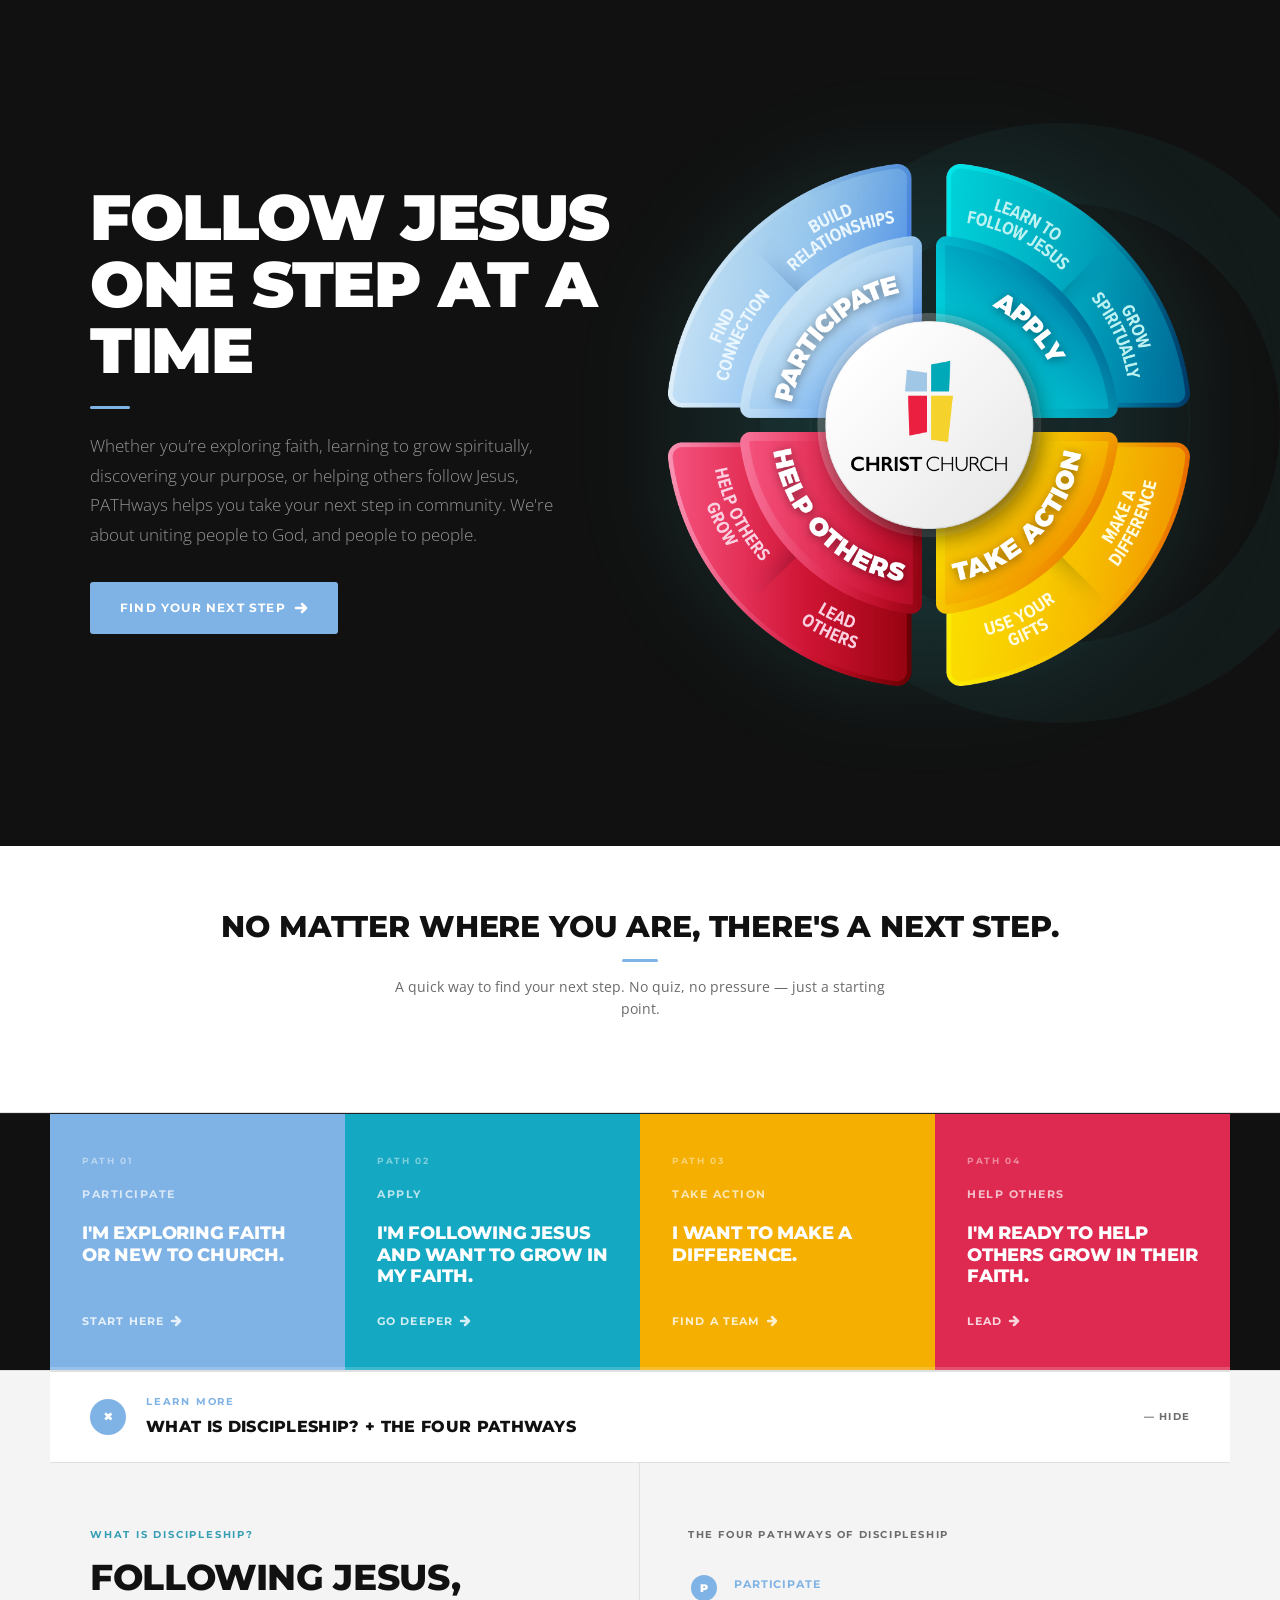
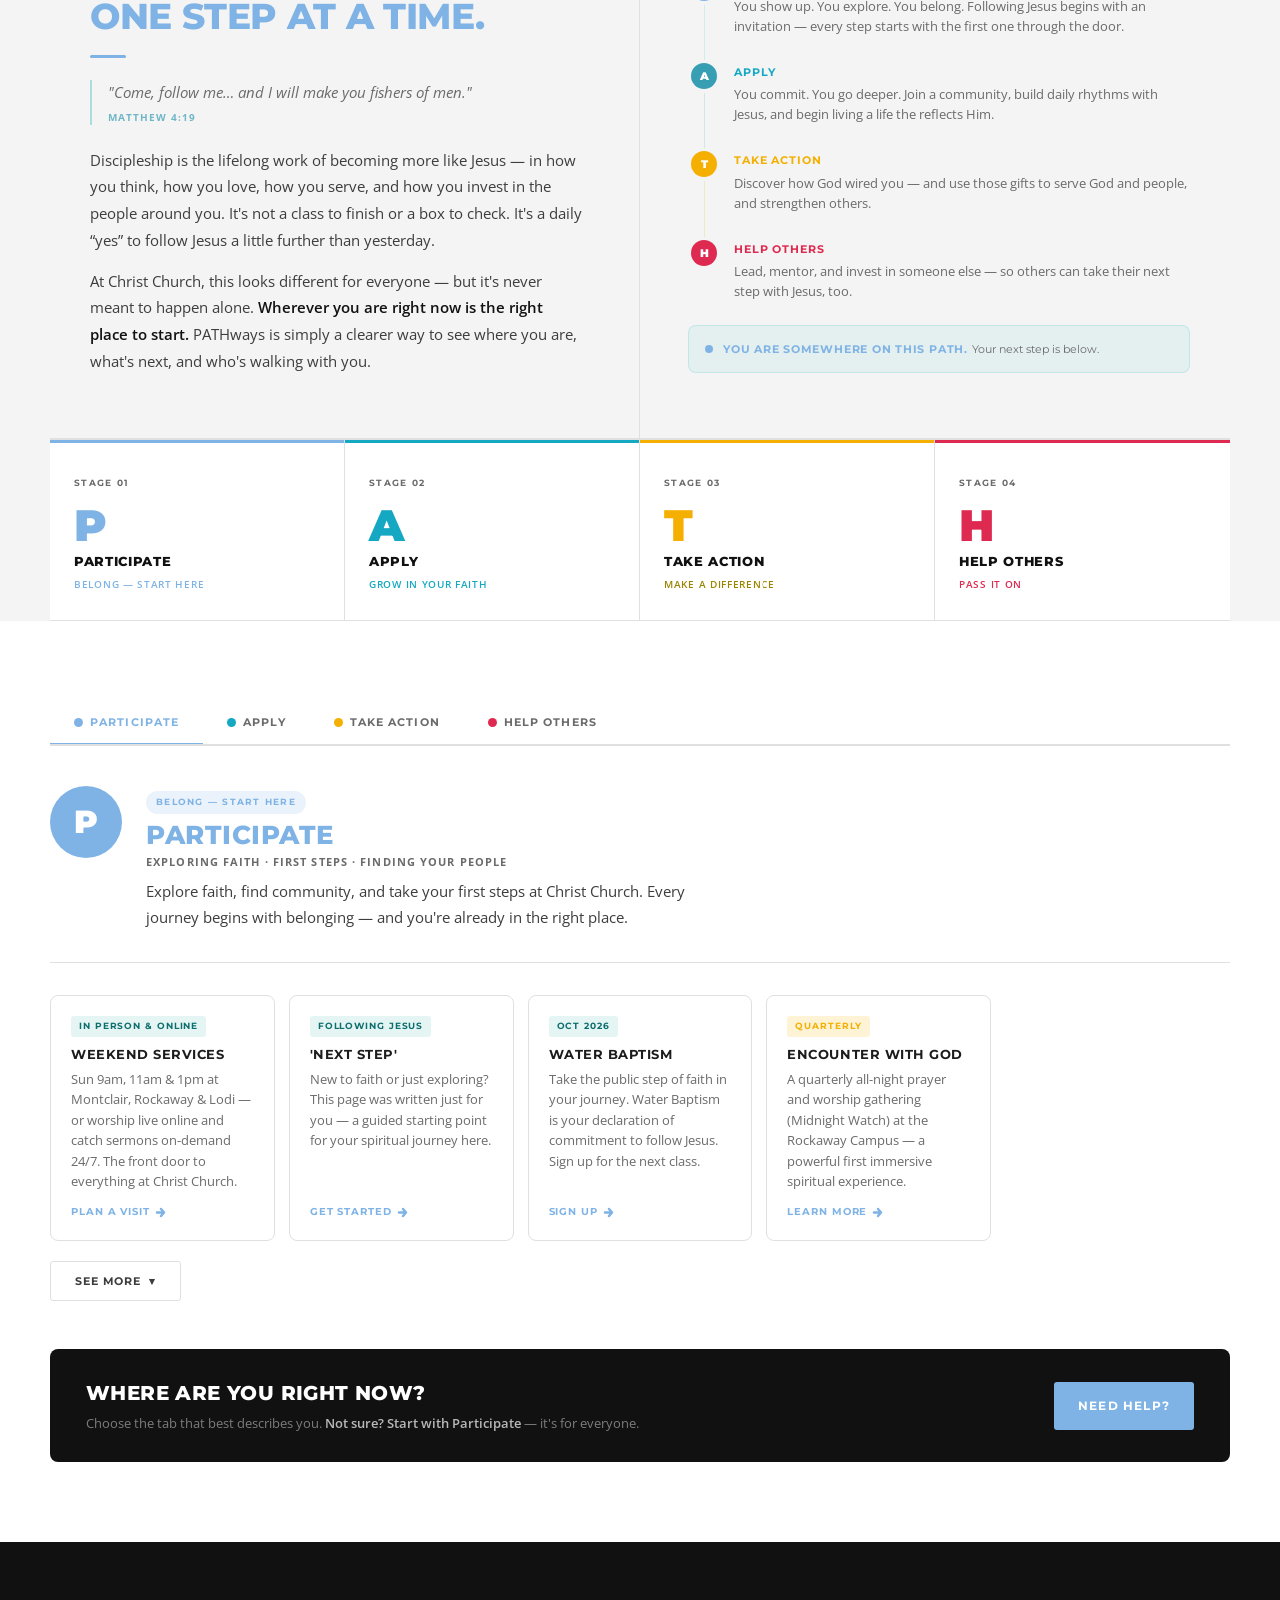
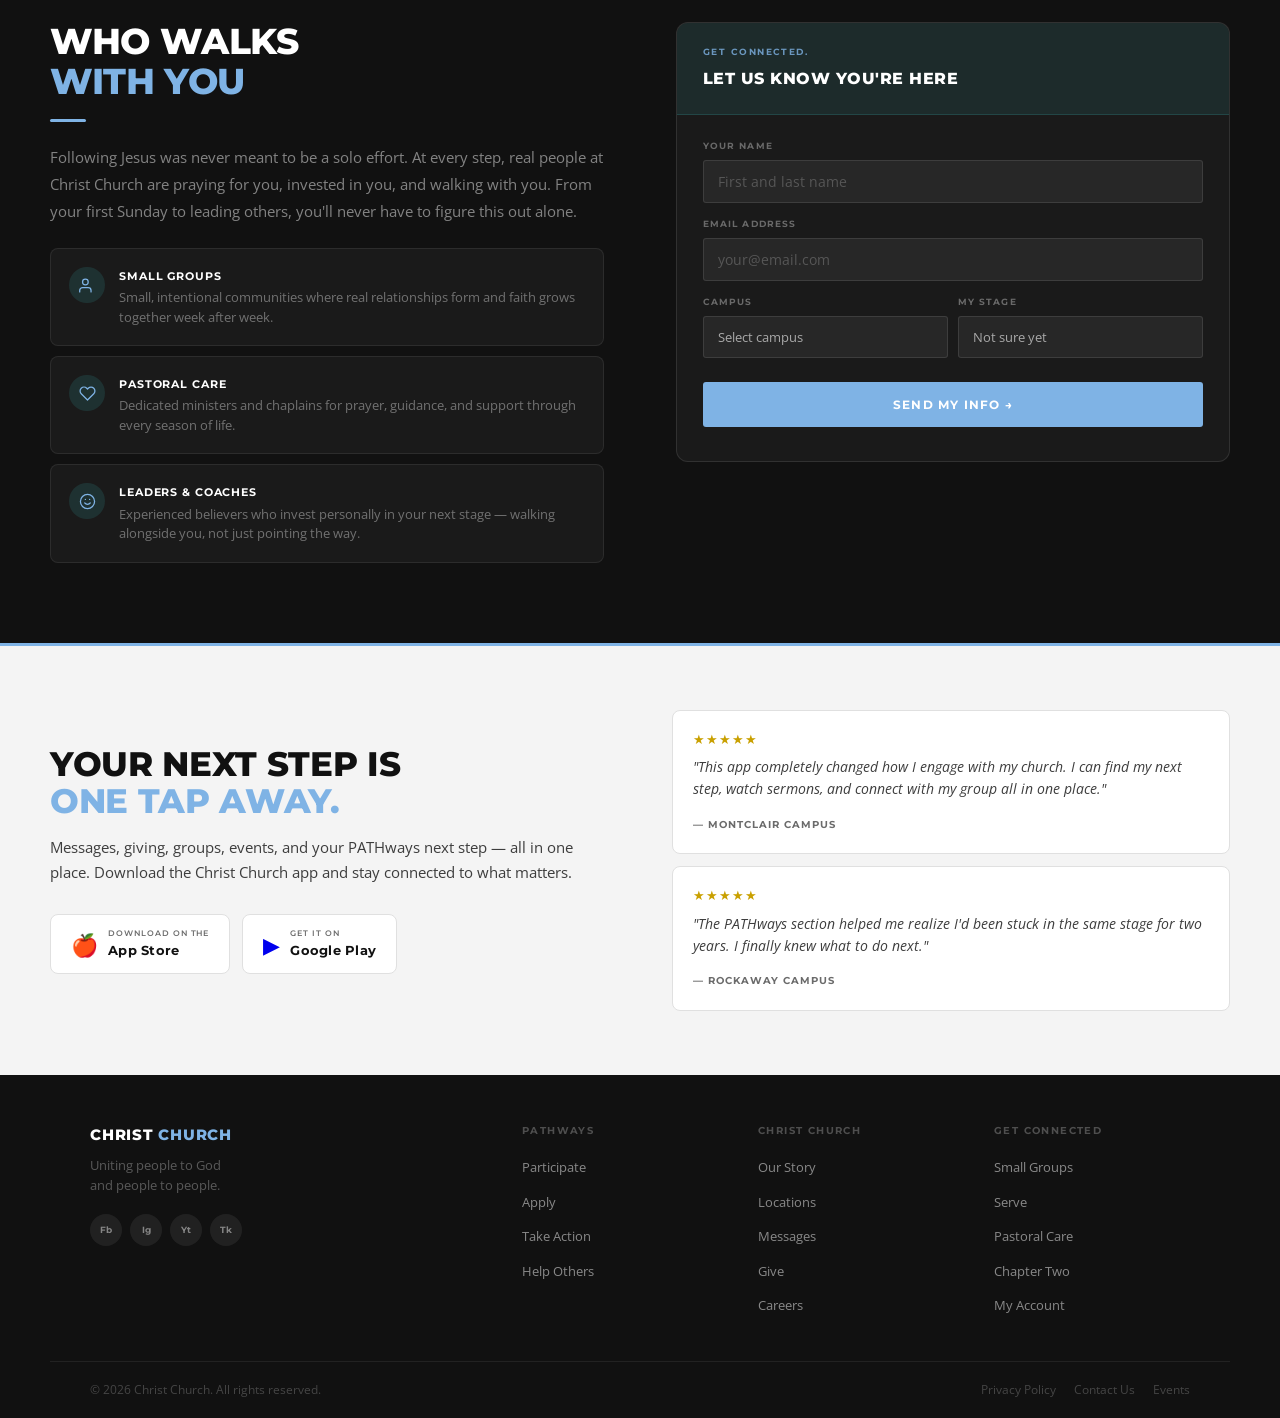
<file: PATHways (1)/PATHways Landing-print-1k1yfz4.html>
<!DOCTYPE html>
<html lang="en">
<head>
<style data-omelette-print-defaults>
@media print {
  @page { margin: 0.5in; }
  h1, h2, h3, h4, h5, h6 { break-after: avoid; }
  figure, table, pre, blockquote, img, svg, tr, [class~="card" i] { break-inside: avoid; }
  img, svg { max-width: 100%; }
  p { orphans: 3; widows: 3; }
}
</style>
<meta charset="UTF-8">
<meta name="viewport" content="width=device-width, initial-scale=1.0">
<title>PATHways · Christ Church — Follow Jesus One Step at a Time</title>
<link rel="preconnect" href="https://fonts.googleapis.com">
<link rel="preconnect" href="https://fonts.gstatic.com" crossorigin>
<link href="https://fonts.googleapis.com/css2?family=Montserrat:wght@400;600;700;800;900&family=Open+Sans:ital,wght@0,300;0,400;0,600;1,300&display=swap" rel="stylesheet">
<style>
*,*::before,*::after{box-sizing:border-box;margin:0;padding:0}
html{scroll-behavior:smooth}
:root{
  --cc-blue:#4D8ADC;--cc-red:#DE2A50;--cc-yellow:#F4AF00;
  --p:#7FB3E5;--p-dk:var(--p);--p-lt:#EAF3FB;
  --a:#14A8C2;--a-dk:var(--a);--a-lt:#DFF4F8;
  --t:#F4AF00;--t-dk:var(--t);--t-lt:#FFF3D6;
  --h:#DE2A50;--h-dk:var(--h);--h-lt:#FCE4EA;
  --blk:#111111;--drk:#1c1c1c;--g4:#3d3d3d;--g6:#6b6b6b;
  --gl:#f4f4f4;--gb:#e0e0e0;--wht:#ffffff;
  --fh:'Montserrat',sans-serif;--fb:'Open Sans',sans-serif;
  --mw:1180px;--r:3px;--rl:8px;
}
body{font-family:var(--fb);color:var(--drk);background:var(--wht);line-height:1.65;font-size:16px;overflow-x:hidden}

/* NAV */
.nav{background:var(--blk);position:sticky;top:0;z-index:200;border-bottom:3px solid var(--p)}
.nav-bar{max-width:var(--mw);margin:0 auto;display:flex;align-items:stretch;justify-content:space-between;min-height:56px}
.nav-logo{display:flex;align-items:center;padding:0 20px;text-decoration:none;gap:10px}
.logo-grid{display:grid;grid-template-columns:1fr 1fr;gap:2px;width:20px;height:20px}
.lb{border-radius:1px}
.lb-b{background:var(--p)}.lb-r{background:var(--h)}.lb-y{background:var(--t)}.lb-b2{background:var(--a)}
.nav-logo-text{font-family:var(--fh);font-size:14px;font-weight:800;color:#fff;letter-spacing:.05em;text-transform:uppercase}
.nav-logo-text span{color:var(--p)}
.nav-links{display:flex;align-items:stretch;list-style:none}
.nav-links li a{display:flex;align-items:center;padding:0 13px;font-family:var(--fh);font-size:11px;font-weight:600;letter-spacing:.09em;text-transform:uppercase;color:rgba(255,255,255,.65);text-decoration:none;transition:color .15s,background .15s;min-height:56px;white-space:nowrap}
.nav-links li a:hover{color:#fff;background:rgba(255,255,255,.06)}
.nav-links li.active a{color:var(--p)}
.nav-right{display:flex;align-items:center;padding:0 16px;gap:8px}
.btn-give{background:var(--p);color:#fff;font-family:var(--fh);font-size:11px;font-weight:700;letter-spacing:.1em;text-transform:uppercase;padding:9px 18px;border:none;border-radius:var(--r);cursor:pointer;text-decoration:none;transition:background .15s}
.btn-give:hover{background:var(--p-dk)}
.hamburger{display:none;flex-direction:column;gap:5px;padding:10px;background:none;border:none;cursor:pointer}
.hamburger span{display:block;width:22px;height:2px;background:#fff;border-radius:2px}

/* ─── SECTION 1: HERO ─── */
.hero{background:var(--blk);min-height:94vh;display:flex;flex-direction:column;justify-content:center;position:relative;overflow:hidden}
.hero-ring{position:absolute;right:-80px;top:50%;transform:translateY(-50%);width:600px;height:600px;border-radius:50%;border:80px solid rgba(59,191,191,.05);pointer-events:none;z-index:1}
.hero-ring2{position:absolute;right:90px;top:50%;transform:translateY(-50%);width:380px;height:380px;border-radius:50%;border:1px solid rgba(59,191,191,.08);pointer-events:none;z-index:1}
.hero-inner{position:relative;z-index:2;max-width:var(--mw);margin:0 auto;padding:72px 40px 60px;width:100%;display:grid;grid-template-columns:1fr 1fr;gap:56px;align-items:center}
.hero-eyebrow{display:inline-flex;align-items:center;gap:10px;margin-bottom:20px}
.hero-eyebrow-line{width:28px;height:2px;background:var(--p)}
.hero-eyebrow-text{font-family:var(--fh);font-size:10px;font-weight:700;letter-spacing:.18em;text-transform:uppercase;color:var(--p)}
.hero h1{font-family:var(--fh);font-size:clamp(34px,5.2vw,64px);font-weight:900;color:#fff;line-height:1.04;letter-spacing:-.02em;text-transform:uppercase;margin-bottom:0}
.hero h1 .hl{color:var(--p);display:block}
.hero-rule{width:40px;height:3px;background:var(--p);margin:22px 0;border-radius:2px}
.hero-sub{font-size:17px;color:rgba(255,255,255,.55);line-height:1.75;max-width:500px;margin-bottom:32px;font-weight:300}
.hero-sub strong{color:rgba(255,255,255,.8);font-weight:600}
/* Hero CTAs */
.hero-ctas{display:flex;flex-wrap:wrap;gap:12px;margin-bottom:40px}
.btn-primary{display:inline-flex;align-items:center;gap:8px;background:var(--p);color:#fff;font-family:var(--fh);font-size:12px;font-weight:700;letter-spacing:.1em;text-transform:uppercase;padding:16px 30px;border-radius:var(--r);border:none;cursor:pointer;text-decoration:none;transition:background .15s,transform .1s}
.btn-primary:hover{background:var(--p-dk);transform:translateY(-1px)}
.btn-primary svg{width:14px;height:14px;stroke:#fff;fill:none;stroke-width:2.5;flex-shrink:0}
.btn-ghost{display:inline-flex;align-items:center;gap:8px;background:transparent;color:rgba(255,255,255,.7);font-family:var(--fh);font-size:12px;font-weight:700;letter-spacing:.1em;text-transform:uppercase;padding:15px 24px;border-radius:var(--r);border:1.5px solid rgba(255,255,255,.2);text-decoration:none;transition:border-color .15s,color .15s}
.btn-ghost:hover{border-color:rgba(255,255,255,.5);color:#fff}
/* Hero campus strip */
.hero-camps{display:flex;align-items:center;gap:20px;padding-top:28px;border-top:1px solid rgba(255,255,255,.08);flex-wrap:wrap}
.hero-camps-lbl{font-family:var(--fh);font-size:9px;font-weight:700;letter-spacing:.14em;text-transform:uppercase;color:rgba(255,255,255,.28);white-space:nowrap}
.hero-camp{display:flex;align-items:center;gap:6px;text-decoration:none}
.hero-camp-dot{width:5px;height:5px;background:var(--p);border-radius:50%;flex-shrink:0}
.hero-camp-name{font-family:var(--fh);font-size:11px;font-weight:700;color:rgba(255,255,255,.55);text-transform:uppercase;letter-spacing:.06em}
.hero-camp-time{font-size:11px;color:rgba(255,255,255,.3)}
.hero-camp:hover .hero-camp-name{color:var(--p)}
/* Hero visual */
.hero-visual{display:flex;align-items:center;justify-content:center;width:100%}
.hero-wheel{position:relative;width:100%;max-width:640px;aspect-ratio:1/1}
.hero-wheel img{width:100%;height:100%;object-fit:contain;filter:drop-shadow(0 0 48px rgba(59,191,191,.15))}
.hero-wheel-cap{position:absolute;bottom:-22px;left:50%;transform:translateX(-50%);font-family:var(--fh);font-size:9px;font-weight:700;letter-spacing:.14em;text-transform:uppercase;color:rgba(255,255,255,.22);white-space:nowrap}

/* ─── See More — additional offerings appended to each stage tab ─── */
#panel-participate{--mc:var(--p-dk);--ma:var(--p)}
#panel-apply{--mc:var(--a-dk);--ma:var(--a)}
#panel-takeaction{--mc:var(--t-dk);--ma:var(--t)}
#panel-helpothers{--mc:var(--h-dk);--ma:var(--h)}
.rg-more{margin-top:20px;background:var(--wht);border:1px solid var(--gb);color:var(--g4);font-family:var(--fh);font-size:11px;font-weight:700;letter-spacing:.08em;text-transform:uppercase;padding:12px 24px;border-radius:var(--r);cursor:pointer;display:inline-flex;align-items:center;gap:8px;transition:border-color .15s,color .15s}
.rg-more:hover{border-color:var(--ma);color:var(--mc)}
.rg-more .rg-more-caret{transition:transform .2s}
.rg-more[aria-expanded="true"] .rg-more-caret{transform:rotate(180deg)}
.rg-extra{margin-top:16px;background:var(--gl);border:1px solid var(--gb);border-radius:var(--rl);padding:6px 30px}
.rg-extra[hidden]{display:none}
.rg-extra-grid{display:grid;grid-template-columns:1fr 1fr;gap:0 48px}
.rx{padding:15px 0;border-bottom:1px solid var(--gb);text-decoration:none;display:block}
.rx-title{font-family:var(--fh);font-size:12.5px;font-weight:700;text-transform:uppercase;letter-spacing:.03em;color:var(--drk);margin-bottom:4px;display:flex;align-items:center;gap:10px;transition:color .15s}
.rx-title::before{content:"";width:6px;height:6px;border-radius:50%;background:var(--ma);flex-shrink:0}
.rx-desc{font-size:12px;color:var(--g6);line-height:1.55;padding-left:16px}
.rx:hover .rx-title{color:var(--mc)}
@media(max-width:600px){.rg-extra-grid{grid-template-columns:1fr}.rg-extra{padding:6px 22px}}

/* ─── SECTION 2: COMBINED DEFINITION + FRAMEWORK ─── */
.define{background:var(--gl);padding:0;border-top:1px solid var(--gb)}
.define-inner{max-width:var(--mw);margin:0 auto}

/* Top row: definition prose */
.def-top{display:grid;grid-template-columns:1fr 1fr;gap:0;border-bottom:1px solid var(--gb)}
.def-prose{padding:64px 56px 64px 40px;border-right:1px solid var(--gb)}
.def-eyebrow{font-family:var(--fh);font-size:10px;font-weight:700;letter-spacing:.18em;text-transform:uppercase;color:var(--p);display:block;margin-bottom:14px}
.def-title{font-family:var(--fh);font-size:clamp(24px,3.2vw,36px);font-weight:800;color:var(--blk);line-height:1.1;text-transform:uppercase;letter-spacing:-.01em;margin-bottom:18px}
.def-title em{color:var(--p);font-style:normal}
.def-rule{width:36px;height:3px;background:var(--p);margin-bottom:22px;border-radius:2px}
.def-scripture{font-family:var(--fb);font-size:15px;font-style:italic;color:var(--g6);line-height:1.6;margin-bottom:22px;padding-left:16px;border-left:2px solid rgba(59,191,191,.4);border-radius:0}
.def-scripture cite{display:block;font-style:normal;font-size:10px;font-weight:700;letter-spacing:.1em;text-transform:uppercase;color:var(--p);margin-top:5px;opacity:.7}
.def-body{font-size:15px;color:var(--g4);line-height:1.78}
.def-body p{margin-bottom:14px}
.def-body p:last-child{margin-bottom:0}
.def-body strong{color:var(--blk);font-weight:600}

/* Right: journey arc timeline */
.def-journey{padding:64px 40px 64px 48px}
.dj-label{font-family:var(--fh);font-size:10px;font-weight:700;letter-spacing:.16em;text-transform:uppercase;color:var(--g6);margin-bottom:28px;display:block}
.dj-steps{display:flex;flex-direction:column;gap:0}
.dj-step{display:grid;grid-template-columns:32px 1fr;gap:0;position:relative}
.dj-node{display:flex;flex-direction:column;align-items:center;padding-top:3px}
.dj-dot{width:26px;height:26px;border-radius:50%;display:flex;align-items:center;justify-content:center;font-family:var(--fh);font-size:11px;font-weight:900;color:#fff;flex-shrink:0}
.dp{background:var(--p)}.da{background:var(--a)}.dt{background:var(--t)}.dh{background:var(--h)}
.dj-vline{width:1px;flex:1;margin-top:4px}
.vp{background:rgba(59,191,191,.18)}.va{background:rgba(55,158,180,.18)}.vt{background:rgba(212,184,0,.18)}
.dj-step:last-child .dj-vline{display:none}
.dj-content{padding:3px 0 24px 14px}
.dj-step:last-child .dj-content{padding-bottom:0}
.dj-sname{font-family:var(--fh);font-size:11px;font-weight:700;letter-spacing:.08em;text-transform:uppercase;margin-bottom:3px}
.np{color:var(--p-dk)}.na{color:var(--a-dk)}.nt{color:var(--t-dk)}.nh{color:var(--h-dk)}
.dj-sdesc{font-size:13px;color:var(--g6);line-height:1.55}
.dj-callout{margin-top:24px;background:rgba(59,191,191,.08);border:1px solid rgba(59,191,191,.2);border-radius:var(--rl);padding:14px 16px;display:flex;align-items:center;gap:10px}
.dj-callout-dot{width:8px;height:8px;border-radius:50%;background:var(--p);flex-shrink:0}
.dj-callout-text{font-family:var(--fh);font-size:11px;font-weight:700;letter-spacing:.07em;text-transform:uppercase;color:var(--p-dk)}
.dj-callout-text em{color:var(--g6);font-weight:400;font-style:normal;text-transform:none;letter-spacing:0}

/* Stage strip below definition */
.def-stages{display:grid;grid-template-columns:repeat(4,1fr);border-top:1px solid var(--gb)}
.fws{padding:28px 24px;background:var(--wht);border-right:1px solid var(--gb);position:relative;display:flex;flex-direction:column;transition:background .15s}
.fws:last-child{border-right:none}
.fws:hover{background:var(--gl)}
.fws-bar{height:3px;position:absolute;top:0;left:0;right:0}
.fws-p .fws-bar{background:var(--p)}.fws-a .fws-bar{background:var(--a)}.fws-t .fws-bar{background:var(--t)}.fws-h .fws-bar{background:var(--h)}
.fws-num{font-family:var(--fh);font-size:9px;font-weight:700;letter-spacing:.14em;text-transform:uppercase;color:var(--g6);margin-top:8px;margin-bottom:12px}
.fws-ltr{font-family:var(--fh);font-size:44px;font-weight:900;line-height:1;margin-bottom:4px}
.fws-p .fws-ltr{color:var(--p)}.fws-a .fws-ltr{color:var(--a)}.fws-t .fws-ltr{color:var(--t-dk)}.fws-h .fws-ltr{color:var(--h)}
.fws-word{font-family:var(--fh);font-size:13px;font-weight:800;text-transform:uppercase;letter-spacing:.05em;color:var(--blk);margin-bottom:3px}
.fws-tag{font-size:10px;font-weight:600;letter-spacing:.07em;text-transform:uppercase;margin-bottom:0}
.fws-p .fws-tag{color:var(--p-dk)}.fws-a .fws-tag{color:var(--a-dk)}.fws-t .fws-tag{color:var(--t-dk)}.fws-h .fws-tag{color:var(--h-dk)}

/* Definition disclosure — collapsible “What is Discipleship?” block */
.def-disclosure{background:transparent;border-top:1px solid var(--gb);border-bottom:1px solid var(--gb)}
.def-summary{list-style:none;cursor:pointer;padding:22px 40px;display:grid;grid-template-columns:auto 1fr auto;align-items:center;gap:20px;background:var(--wht);transition:background .15s}
.def-summary::-webkit-details-marker{display:none}
.def-summary:hover{background:var(--gl)}
.def-summary-mark{display:flex;align-items:center;justify-content:center;width:36px;height:36px;border-radius:50%;background:var(--p);color:#fff;font-family:var(--fh);font-size:18px;font-weight:800;line-height:1;flex-shrink:0;transition:transform .25s,background .15s}
.def-disclosure[open] .def-summary-mark{transform:rotate(45deg);background:var(--p-dk)}
.def-summary-text{display:flex;flex-direction:column;gap:3px;min-width:0}
.def-summary-eyebrow{font-family:var(--fh);font-size:10px;font-weight:700;letter-spacing:.18em;text-transform:uppercase;color:var(--p)}
.def-summary-title{font-family:var(--fh);font-size:16px;font-weight:800;color:var(--blk);text-transform:uppercase;letter-spacing:.02em}
.def-summary-hint{font-family:var(--fh);font-size:10px;font-weight:700;letter-spacing:.12em;text-transform:uppercase;color:var(--g6);white-space:nowrap}
.def-disclosure[open] .def-summary-hint::after{content:" — Hide"}
.def-disclosure:not([open]) .def-summary-hint::after{content:" — Show"}
.def-body-wrap{border-top:1px solid var(--gb);background:var(--gl)}
.def-body-wrap > .def-top{background:var(--gl)}
@media(max-width:600px){
  .def-summary{padding:18px 20px;gap:12px;grid-template-columns:auto 1fr}
  .def-summary-hint{display:none}
  .def-summary-title{font-size:14px}
}

/* ─── SECTION 3: STAGE RESOURCES ─── */
.stages{background:var(--wht);padding:80px 40px}
.stages-inner{max-width:var(--mw);margin:0 auto}
/* Entry prompt */
.stage-entry{background:var(--blk);border-radius:var(--rl);padding:28px 36px;display:grid;grid-template-columns:1fr auto;gap:24px;align-items:center;margin-bottom:48px}
.se-left{}
.se-eyebrow{font-family:var(--fh);font-size:9px;font-weight:700;letter-spacing:.16em;text-transform:uppercase;color:var(--p);margin-bottom:6px;display:block;opacity:.8}
.se-title{font-family:var(--fh);font-size:20px;font-weight:800;color:#fff;text-transform:uppercase;letter-spacing:.02em;margin-bottom:4px}
.se-sub{font-size:13px;color:rgba(255,255,255,.45);line-height:1.5}
.se-sub strong{color:rgba(255,255,255,.7);font-weight:600}
.se-cta{background:var(--p);color:#fff;font-family:var(--fh);font-size:12px;font-weight:700;letter-spacing:.1em;text-transform:uppercase;padding:14px 24px;border-radius:var(--r);border:none;cursor:pointer;text-decoration:none;white-space:nowrap;transition:background .15s;display:inline-block;flex-shrink:0}
.se-cta:hover{background:var(--p-dk)}
/* Stage instructions — what you'll find in each tab */
.s-howto{margin:-28px 0 36px;padding:24px 28px 22px;background:var(--gl);border:1px solid var(--gb);border-radius:var(--rl)}
.s-howto-head{display:flex;align-items:baseline;gap:12px;margin-bottom:16px;flex-wrap:wrap}
.s-howto-eyebrow{font-family:var(--fh);font-size:10px;font-weight:700;letter-spacing:.16em;text-transform:uppercase;color:var(--p-dk)}
.s-howto-title{font-family:var(--fh);font-size:14px;font-weight:800;color:var(--blk);text-transform:uppercase;letter-spacing:.02em}
.s-howto-grid{display:grid;grid-template-columns:repeat(4,1fr);gap:0;border-top:1px solid var(--gb)}
.s-howto-cell{padding:16px 18px 14px;border-right:1px solid var(--gb);position:relative;background:transparent;cursor:pointer;text-align:left;font-family:var(--fb);border-top:none;border-bottom:none;border-left:none;width:100%;transition:background .15s}
.s-howto-cell:last-child{border-right:none}
.s-howto-cell:hover{background:rgba(0,0,0,.025)}
.s-howto-cell::before{content:"";position:absolute;top:0;left:0;right:0;height:2px}
.s-howto-cell.h-p::before{background:var(--p)}
.s-howto-cell.h-a::before{background:var(--p);opacity:.78}
.s-howto-cell.h-t::before{background:var(--t)}
.s-howto-cell.h-h::before{background:var(--h)}
.s-howto-letter{font-family:var(--fh);font-size:18px;font-weight:900;line-height:1;margin-bottom:6px;display:flex;align-items:center;gap:8px}
.s-howto-letter span{font-size:10px;font-weight:700;letter-spacing:.1em;text-transform:uppercase;color:var(--g6)}
.s-howto-cell.h-p .s-howto-letter{color:var(--p-dk)}.s-howto-cell.h-a .s-howto-letter{color:var(--p-dk)}
.s-howto-cell.h-t .s-howto-letter{color:var(--t-dk)}
.s-howto-cell.h-h .s-howto-letter{color:var(--h-dk)}
.s-howto-body{font-size:12.5px;line-height:1.55;color:var(--g4);margin-bottom:8px}
.s-howto-tap{font-family:var(--fh);font-size:9px;font-weight:700;letter-spacing:.1em;text-transform:uppercase;color:var(--g6);display:inline-flex;align-items:center;gap:4px}
.s-howto-cell:hover .s-howto-tap{color:var(--p-dk)}
@media(max-width:820px){.s-howto-grid{grid-template-columns:1fr 1fr}.s-howto-cell:nth-child(2){border-right:none}.s-howto-cell:nth-child(3),.s-howto-cell:nth-child(4){border-top:1px solid var(--gb)}}
@media(max-width:600px){.s-howto{padding:20px 18px 18px;margin:-20px 0 28px}.s-howto-grid{grid-template-columns:1fr}.s-howto-cell{border-right:none;border-bottom:1px solid var(--gb)}.s-howto-cell:last-child{border-bottom:none}.s-howto-cell:nth-child(3),.s-howto-cell:nth-child(4){border-top:none}}

/* Tabs */
.s-tabs{display:flex;border-bottom:2px solid var(--gb);margin-bottom:40px;overflow-x:auto;-webkit-overflow-scrolling:touch}
.s-tab{font-family:var(--fh);font-size:11px;font-weight:700;letter-spacing:.1em;text-transform:uppercase;padding:14px 24px;background:none;border:none;border-bottom:3px solid transparent;margin-bottom:-2px;cursor:pointer;color:var(--g6);white-space:nowrap;transition:color .15s;display:flex;align-items:center;gap:7px}
.s-tab:hover{color:var(--drk)}
.td{width:9px;height:9px;border-radius:50%;flex-shrink:0}
.td-p{background:var(--p)}.td-a{background:var(--a)}.td-t{background:var(--t)}.td-h{background:var(--h)}
.s-tab[data-active="true"].tp{color:var(--p-dk);border-bottom-color:var(--p)}
.s-tab[data-active="true"].ta{color:var(--a-dk);border-bottom-color:var(--a)}
.s-tab[data-active="true"].tt{color:var(--t-dk);border-bottom-color:var(--t)}
.s-tab[data-active="true"].th{color:var(--h-dk);border-bottom-color:var(--h)}
/* Panel header */
.s-panel{display:none}.s-panel.on{display:block}
.s-ph{display:grid;grid-template-columns:72px 1fr;gap:24px;align-items:start;margin-bottom:32px;padding-bottom:32px;border-bottom:1px solid var(--gb)}
.s-ico{width:72px;height:72px;border-radius:50%;display:flex;align-items:center;justify-content:center;flex-shrink:0}
.ico-p{background:var(--p)}.ico-a{background:var(--a)}.ico-t{background:var(--t)}.ico-h{background:var(--h)}
.s-ltr{font-family:var(--fh);font-size:32px;font-weight:900;color:#fff;line-height:1}
.s-badge{display:inline-block;font-family:var(--fh);font-size:9px;font-weight:700;letter-spacing:.14em;text-transform:uppercase;padding:4px 10px;border-radius:20px;margin-bottom:8px}
.sb-p{background:var(--p-lt);color:var(--p-dk)}.sb-a{background:var(--a-lt);color:var(--a-dk)}.sb-t{background:var(--t-lt);color:var(--t-dk)}.sb-h{background:var(--h-lt);color:var(--h-dk)}
.s-name{font-family:var(--fh);font-size:26px;font-weight:800;text-transform:uppercase;letter-spacing:.02em;line-height:1;margin-bottom:5px}
.nm-p{color:var(--p-dk)}.nm-a{color:var(--a-dk)}.nm-t{color:var(--t-dk)}.nm-h{color:var(--h-dk)}
.s-sub{font-size:11px;font-weight:700;letter-spacing:.1em;text-transform:uppercase;color:var(--g6);margin-bottom:8px}
.s-desc{font-size:15px;color:var(--g4);line-height:1.7;max-width:540px}
/* Resource grid */
.rg{display:grid;grid-template-columns:repeat(auto-fill,minmax(220px,1fr));gap:14px}
.rc{background:var(--wht);border:1px solid var(--gb);border-radius:var(--rl);padding:20px;display:flex;flex-direction:column;transition:border-color .15s,transform .12s}
.rc:hover{border-color:var(--p);transform:translateY(-2px)}
.rc.fd{opacity:.44;pointer-events:none}
.rb{display:inline-block;font-family:var(--fh);font-size:9px;font-weight:700;letter-spacing:.1em;text-transform:uppercase;padding:3px 8px;border-radius:3px;margin-bottom:9px;width:fit-content}
.rb-lv{background:#e4f5f4;color:#0d6e6e}.rb-sn{background:#f0f0f0;color:#888}
.rb-rq{background:#e7ecf5;color:var(--cc-blue)}.rb-hl{background:var(--h-lt);color:var(--h-dk)}
.rb-tr{background:var(--p-lt);color:var(--p-dk)}.rb-mo{background:var(--t-lt);color:var(--t-dk)}
.rb-op{background:#ecf7ec;color:#155a15}
.rc-title{font-family:var(--fh);font-size:13px;font-weight:700;text-transform:uppercase;letter-spacing:.04em;color:var(--drk);margin-bottom:6px;line-height:1.3}
.rc-desc{font-size:13px;color:var(--g6);line-height:1.58;flex:1;margin-bottom:12px}
.rc-lk{font-family:var(--fh);font-size:10px;font-weight:700;letter-spacing:.09em;text-transform:uppercase;color:var(--p);text-decoration:none;display:flex;align-items:center;gap:5px;margin-top:auto;transition:gap .13s}
.rc-lk:hover{gap:9px;color:var(--p-dk)}
.rc-lk.sn{color:var(--g6);pointer-events:none}
.rc-lk svg{width:11px;height:11px;stroke:currentColor;fill:none;stroke-width:2.5}
/* Coming soon note */
.coming-note{margin-top:20px;padding:14px 18px;background:var(--gl);border-radius:var(--r);border:1px solid var(--gb);font-size:13px;color:var(--g6);display:flex;align-items:center;gap:10px}
.coming-note span{flex:1}
.coming-note a{color:var(--p);font-weight:600;text-decoration:none;font-family:var(--fh);font-size:11px;letter-spacing:.07em;text-transform:uppercase;white-space:nowrap}
.coming-note a:hover{color:var(--p-dk)}

/* ─── SECTION 4: PASTORAL / WHO WALKS ─── */
.pastoral{background:var(--blk);padding:80px 40px}
.pastoral-inner{max-width:var(--mw);margin:0 auto;display:grid;grid-template-columns:1fr 1fr;gap:72px;align-items:start}
.past-eyebrow{font-family:var(--fh);font-size:10px;font-weight:700;letter-spacing:.18em;text-transform:uppercase;color:rgba(59,191,191,.7);display:block;margin-bottom:12px}
.past-title{font-family:var(--fh);font-size:clamp(24px,3.2vw,36px);font-weight:800;color:#fff;line-height:1.1;text-transform:uppercase;letter-spacing:-.01em;margin-bottom:18px}
.past-title em{color:var(--p);font-style:normal}
.past-rule{width:36px;height:3px;background:var(--p);margin-bottom:22px;border-radius:2px}
.past-body{font-size:15px;color:rgba(255,255,255,.48);line-height:1.78}
.past-body p{margin-bottom:14px}
.past-body p:last-child{margin-bottom:0}
.past-cards{display:flex;flex-direction:column;gap:10px;margin-top:24px}
.wc{background:rgba(255,255,255,.04);border:1px solid rgba(255,255,255,.08);border-radius:var(--rl);padding:18px;display:flex;align-items:flex-start;gap:14px}
.wc-ico{width:36px;height:36px;border-radius:50%;background:rgba(59,191,191,.14);display:flex;align-items:center;justify-content:center;flex-shrink:0}
.wc-ico svg{width:17px;height:17px;stroke:var(--p);fill:none;stroke-width:1.8}
.wc-t{font-family:var(--fh);font-size:11px;font-weight:700;color:#fff;text-transform:uppercase;letter-spacing:.08em;margin-bottom:3px}
.wc-s{font-size:13px;color:rgba(255,255,255,.38);line-height:1.5}
.past-ctas{margin-top:28px;display:flex;gap:12px;flex-wrap:wrap}
.btn-past{background:var(--p);color:#fff;font-family:var(--fh);font-size:12px;font-weight:700;letter-spacing:.1em;text-transform:uppercase;padding:14px 26px;border-radius:var(--r);border:none;cursor:pointer;text-decoration:none;transition:background .15s;display:inline-block}
.btn-past:hover{background:var(--p-dk)}
.btn-past-o{display:inline-flex;align-items:center;gap:6px;background:transparent;border:1.5px solid rgba(255,255,255,.2);color:rgba(255,255,255,.65);font-family:var(--fh);font-size:12px;font-weight:700;letter-spacing:.1em;text-transform:uppercase;padding:13px 22px;border-radius:var(--r);text-decoration:none;transition:border-color .15s,color .15s}
.btn-past-o:hover{border-color:rgba(255,255,255,.5);color:#fff}
/* Right: connection card */
.conn-card{background:rgba(255,255,255,.04);border:1px solid rgba(255,255,255,.1);border-radius:12px;overflow:hidden}
.conn-card-head{background:rgba(59,191,191,.1);border-bottom:1px solid rgba(59,191,191,.18);padding:22px 26px}
.cch-eyebrow{font-family:var(--fh);font-size:9px;font-weight:700;letter-spacing:.16em;text-transform:uppercase;color:var(--p);margin-bottom:6px;opacity:.8;display:block}
.cch-title{font-family:var(--fh);font-size:16px;font-weight:800;color:#fff;text-transform:uppercase;letter-spacing:.03em}
.conn-card-body{padding:24px 26px;display:flex;flex-direction:column;gap:14px}
.conn-field{display:flex;flex-direction:column;gap:6px}
.conn-label{font-family:var(--fh);font-size:9px;font-weight:700;letter-spacing:.12em;text-transform:uppercase;color:rgba(255,255,255,.35)}
.conn-input{background:rgba(255,255,255,.06);border:1px solid rgba(255,255,255,.1);border-radius:var(--r);padding:11px 14px;font-size:14px;color:rgba(255,255,255,.7);font-family:var(--fb);width:100%;outline:none;transition:border-color .15s}
.conn-input:focus{border-color:rgba(59,191,191,.5)}
.conn-input::placeholder{color:rgba(255,255,255,.22)}
.conn-selects{display:grid;grid-template-columns:1fr 1fr;gap:10px}
.conn-select{background:rgba(255,255,255,.06);border:1px solid rgba(255,255,255,.1);border-radius:var(--r);padding:11px 14px;font-size:13px;color:rgba(255,255,255,.6);font-family:var(--fb);width:100%;outline:none;-webkit-appearance:none;cursor:pointer;transition:border-color .15s}
.conn-select:focus{border-color:rgba(59,191,191,.5)}
.conn-select option{background:#222;color:#fff}
.conn-card-foot{padding:0 26px 24px}
.btn-connect{width:100%;background:var(--p);color:#fff;font-family:var(--fh);font-size:12px;font-weight:700;letter-spacing:.1em;text-transform:uppercase;padding:15px;border-radius:var(--r);border:none;cursor:pointer;transition:background .15s}
.btn-connect:hover{background:var(--p-dk)}
.conn-privacy{font-size:11px;color:rgba(255,255,255,.25);text-align:center;margin-top:10px;line-height:1.5}

/* ─── SECTION 5: FOOTER CTA ─── */
.fcta{background:var(--p);padding:64px 40px;text-align:center}
.fcta h2{font-family:var(--fh);font-size:clamp(22px,3.2vw,32px);font-weight:800;color:#fff;text-transform:uppercase;letter-spacing:.02em;margin-bottom:10px}
.fcta p{font-size:16px;color:rgba(255,255,255,.8);margin-bottom:28px;max-width:460px;margin-left:auto;margin-right:auto;line-height:1.65}
.fcta-btns{display:flex;gap:12px;justify-content:center;flex-wrap:wrap}
.btn-fw{background:#fff;color:var(--p-dk);font-family:var(--fh);font-size:12px;font-weight:700;letter-spacing:.1em;text-transform:uppercase;padding:14px 28px;border-radius:var(--r);border:none;cursor:pointer;text-decoration:none;transition:background .15s}
.btn-fw:hover{background:rgba(255,255,255,.88)}
.btn-fo{background:transparent;color:#fff;font-family:var(--fh);font-size:12px;font-weight:700;letter-spacing:.1em;text-transform:uppercase;padding:13px 26px;border-radius:var(--r);border:2px solid rgba(255,255,255,.45);cursor:pointer;text-decoration:none;transition:border-color .15s}
.btn-fo:hover{border-color:#fff}
/* FOOTER */
.footer{background:var(--blk)}
.footer-main{max-width:var(--mw);margin:0 auto;padding:48px 40px 36px;display:grid;grid-template-columns:2fr 1fr 1fr 1fr;gap:40px}
.f-brand{font-family:var(--fh);font-size:15px;font-weight:800;color:#fff;text-transform:uppercase;letter-spacing:.05em;margin-bottom:7px}
.f-brand span{color:var(--p)}
.f-tagline{font-size:13px;color:rgba(255,255,255,.3);line-height:1.6;margin-bottom:18px}
.f-soc{display:flex;gap:8px}
.soc{width:32px;height:32px;border-radius:50%;background:rgba(255,255,255,.07);display:flex;align-items:center;justify-content:center;text-decoration:none;font-family:var(--fh);font-size:9px;font-weight:700;color:rgba(255,255,255,.45);transition:background .15s,color .15s}
.soc:hover{background:var(--p);color:#fff}
.f-col h4{font-family:var(--fh);font-size:10px;font-weight:700;letter-spacing:.14em;text-transform:uppercase;color:rgba(255,255,255,.26);margin-bottom:14px}
.f-col ul{list-style:none}
.f-col ul li{margin-bottom:8px}
.f-col ul li a{font-size:13px;color:rgba(255,255,255,.5);text-decoration:none;transition:color .15s}
.f-col ul li a:hover{color:var(--p)}
.f-bot{border-top:1px solid rgba(255,255,255,.07);padding:18px 40px;max-width:var(--mw);margin:0 auto;display:flex;justify-content:space-between;align-items:center;flex-wrap:wrap;gap:10px}
.f-bot p{font-size:12px;color:rgba(255,255,255,.22)}
.f-blinks{display:flex;gap:18px}
.f-blinks a{font-size:12px;color:rgba(255,255,255,.22);text-decoration:none;transition:color .15s}
.f-blinks a:hover{color:rgba(255,255,255,.55)}

/* ─── SECTION 1.5: ORIENT ─ “Not Sure Where to Start?” ─── */
.orient{background:var(--wht);border-bottom:1px solid var(--gb);padding:64px 40px}
.orient-inner{max-width:880px;margin:0 auto}
.orient-head{text-align:center;margin-bottom:28px}
.orient-eyebrow{font-family:var(--fh);font-size:10px;font-weight:700;letter-spacing:.18em;text-transform:uppercase;color:var(--p);display:inline-block;margin-bottom:10px}
.orient-title{font-family:var(--fh);font-size:clamp(22px,2.8vw,30px);font-weight:800;color:var(--blk);line-height:1.15;text-transform:uppercase;letter-spacing:-.005em;margin-bottom:14px}
.orient-rule{width:36px;height:3px;background:var(--p);border-radius:2px;margin:0 auto 14px}
.orient-sub{font-size:14px;color:var(--g6);line-height:1.6;max-width:520px;margin:0 auto}
.orient-rows{display:flex;flex-direction:column;gap:8px}
.or-row{display:grid;grid-template-columns:1fr auto;gap:18px;align-items:center;padding:18px 22px;background:var(--gl);border:1px solid var(--gb);border-left:3px solid var(--p);border-radius:var(--rl);text-decoration:none;color:var(--drk);transition:background .15s,border-left-color .15s,transform .12s}
.or-row:hover{background:var(--wht);transform:translateY(-1px);box-shadow:0 4px 14px rgba(0,0,0,.04)}
.or-row.r-pa{border-left-color:var(--p)}
.or-row.r-a{border-left-color:var(--p)}
.or-row.r-th{border-left-color:var(--t)}
.or-text{font-family:var(--fb);font-size:15px;font-weight:600;color:var(--drk);line-height:1.4}
.or-tag{display:inline-flex;align-items:center;gap:8px;font-family:var(--fh);font-size:11px;font-weight:700;letter-spacing:.08em;text-transform:uppercase;color:var(--p-dk);white-space:nowrap}
.or-tag .or-arrow{margin-left:2px;transition:transform .15s}
.or-row:hover .or-arrow{transform:translateX(3px)}
.or-pill{display:inline-flex;align-items:center;gap:5px;padding:4px 9px;border-radius:20px;background:var(--p-lt);color:var(--p-dk)}
.or-pill.pa{background:var(--p-lt);color:var(--p-dk)}
.or-pill.pt{background:var(--t-lt);color:var(--t-dk)}
.or-pill.ph{background:var(--h-lt);color:var(--h-dk)}
.or-dot{width:6px;height:6px;border-radius:50%;background:currentColor;display:inline-block;opacity:.85}
.or-plus{color:var(--g6);font-weight:700;margin:0 2px}
@media(max-width:600px){
  .orient{padding:48px 20px}
  .or-row{grid-template-columns:1fr;gap:10px;padding:16px 18px}
  .or-tag{font-size:10px}
}

/* ─── SELF-SELECTION TILES ─── */
.tiles{background:var(--blk);padding:0;border-top:1px solid rgba(255,255,255,.07)}
.tiles-inner{max-width:var(--mw);margin:0 auto;display:grid;grid-template-columns:repeat(4,1fr)}
.tile{padding:40px 32px;display:flex;flex-direction:column;gap:16px;text-decoration:none;position:relative;overflow:hidden;transition:filter .15s}
.tile:hover{filter:brightness(1.08)}
.tile::after{content:"";position:absolute;bottom:0;left:0;right:0;height:3px;background:rgba(255,255,255,.18)}
.tile-p{background:var(--p)}
.tile-a{background:var(--a)}
.tile-t{background:var(--t-dk)}
.tile-h{background:var(--h-dk)}
.tile-num{font-family:var(--fh);font-size:9px;font-weight:700;letter-spacing:.18em;text-transform:uppercase;color:rgba(255,255,255,.45)}
.tile-stage{font-family:var(--fh);font-size:11px;font-weight:700;letter-spacing:.14em;text-transform:uppercase;color:rgba(255,255,255,.7);margin-bottom:4px}
.tile-stmt{font-family:var(--fh);font-size:18px;font-weight:800;color:#fff;line-height:1.2;text-transform:uppercase;letter-spacing:-.01em;flex:1}
.tile-cta{display:inline-flex;align-items:center;gap:6px;font-family:var(--fh);font-size:11px;font-weight:700;letter-spacing:.1em;text-transform:uppercase;color:rgba(255,255,255,.8);margin-top:8px;transition:gap .15s}
.tile:hover .tile-cta{gap:10px;color:#fff}
.tile-cta svg{width:12px;height:12px;stroke:currentColor;fill:none;stroke-width:2.5}
@media(max-width:820px){.tiles-inner{grid-template-columns:1fr 1fr}}
@media(max-width:500px){.tiles-inner{grid-template-columns:1fr}}

/* ─── GIVE SECTION ─── */
.give{background:var(--gl);border-top:1px solid var(--gb);border-bottom:1px solid var(--gb);padding:72px 40px}
.give-inner{max-width:var(--mw);margin:0 auto;display:grid;grid-template-columns:1fr 1fr;gap:64px;align-items:center}
.give-eyebrow{font-family:var(--fh);font-size:10px;font-weight:700;letter-spacing:.18em;text-transform:uppercase;color:var(--p);display:block;margin-bottom:12px}
.give-title{font-family:var(--fh);font-size:clamp(22px,2.8vw,34px);font-weight:800;color:var(--blk);line-height:1.1;text-transform:uppercase;letter-spacing:-.01em;margin-bottom:16px}
.give-title em{color:var(--p);font-style:normal}
.give-rule{width:36px;height:3px;background:var(--p);border-radius:2px;margin-bottom:20px}
.give-body{font-size:15px;color:var(--g4);line-height:1.78;margin-bottom:28px}
.give-body p{margin-bottom:14px}
.give-body p:last-child{margin-bottom:0}
.give-body strong{color:var(--blk);font-weight:600}
.give-btns{display:flex;gap:12px;flex-wrap:wrap}
.btn-give-primary{background:var(--p);color:#fff;font-family:var(--fh);font-size:12px;font-weight:700;letter-spacing:.1em;text-transform:uppercase;padding:14px 26px;border-radius:var(--r);border:none;cursor:pointer;text-decoration:none;transition:background .15s;display:inline-block}
.btn-give-primary:hover{background:var(--p-dk)}
.btn-give-ghost{background:transparent;color:var(--p-dk);font-family:var(--fh);font-size:12px;font-weight:700;letter-spacing:.1em;text-transform:uppercase;padding:13px 22px;border-radius:var(--r);border:1.5px solid var(--p);cursor:pointer;text-decoration:none;transition:background .15s,color .15s;display:inline-block}
.btn-give-ghost:hover{background:var(--p-lt)}
.give-stages{display:flex;flex-direction:column;gap:10px}
.give-stage-row{display:grid;grid-template-columns:36px 1fr;gap:14px;align-items:start;padding:16px 18px;background:var(--wht);border:1px solid var(--gb);border-radius:var(--rl)}
.gsr-dot{width:36px;height:36px;border-radius:50%;display:flex;align-items:center;justify-content:center;font-family:var(--fh);font-size:14px;font-weight:900;color:#fff;flex-shrink:0}
.gsr-a{background:var(--p)}
.gsr-title{font-family:var(--fh);font-size:12px;font-weight:700;letter-spacing:.06em;text-transform:uppercase;color:var(--blk);margin-bottom:3px}
.gsr-desc{font-size:13px;color:var(--g6);line-height:1.5}
@media(max-width:820px){.give-inner{grid-template-columns:1fr;gap:40px}}
@media(max-width:600px){.give{padding:56px 20px}}

/* ─── APP BANNER ─── */
.appbanner{background:var(--gl);padding:64px 40px;border-top:3px solid var(--p)}
.appbanner-inner{max-width:var(--mw);margin:0 auto;display:grid;grid-template-columns:1fr 1fr;gap:64px;align-items:center}
.app-eyebrow{font-family:var(--fh);font-size:10px;font-weight:700;letter-spacing:.18em;text-transform:uppercase;color:var(--p-dk);display:block;margin-bottom:12px}
.app-title{font-family:var(--fh);font-size:clamp(22px,2.8vw,34px);font-weight:800;color:var(--blk);line-height:1.1;text-transform:uppercase;letter-spacing:-.01em;margin-bottom:14px}
.app-title em{color:var(--p-dk);font-style:normal}
.app-sub{font-size:15px;color:var(--g4);line-height:1.7;margin-bottom:28px}
.app-btns{display:flex;gap:12px;flex-wrap:wrap}
.app-store-btn{display:inline-flex;align-items:center;gap:10px;padding:12px 20px;background:var(--wht);border:1px solid var(--gb);border-radius:var(--rl);text-decoration:none;transition:background .15s,border-color .15s}
.app-store-btn:hover{background:var(--p-lt);border-color:var(--p)}
.app-store-icon{font-size:22px;line-height:1}
.app-store-text{display:flex;flex-direction:column}
.app-store-label{font-family:var(--fh);font-size:8px;font-weight:600;letter-spacing:.12em;text-transform:uppercase;color:var(--g6)}
.app-store-name{font-family:var(--fh);font-size:13px;font-weight:700;color:var(--blk);letter-spacing:.02em}
.app-reviews{display:flex;flex-direction:column;gap:12px}
.app-review{background:var(--wht);border:1px solid var(--gb);border-radius:var(--rl);padding:18px 20px}
.app-review-stars{font-size:13px;letter-spacing:1px;margin-bottom:6px;color:#c9a000}
.app-review-text{font-size:14px;color:var(--g4);line-height:1.6;font-style:italic;margin-bottom:8px}
.app-review-author{font-family:var(--fh);font-size:10px;font-weight:700;letter-spacing:.1em;text-transform:uppercase;color:var(--g6)}
@media(max-width:820px){.appbanner-inner{grid-template-columns:1fr;gap:40px}}
@media(max-width:600px){.appbanner{padding:56px 20px}}

/* MOBILE STICKY CTA */
.sticky-pastor{display:none;position:fixed;bottom:0;left:0;right:0;z-index:150;background:var(--blk);border-top:2px solid var(--p);padding:12px 20px;align-items:center;justify-content:space-between;gap:12px}
.sticky-pastor p{font-size:13px;color:rgba(255,255,255,.55);font-family:var(--fh);font-size:11px;font-weight:600;letter-spacing:.04em;text-transform:uppercase}
.sticky-pastor a{background:var(--p);color:#fff;font-family:var(--fh);font-size:11px;font-weight:700;letter-spacing:.09em;text-transform:uppercase;padding:10px 18px;border-radius:var(--r);text-decoration:none;white-space:nowrap;flex-shrink:0;transition:background .15s}
.sticky-pastor a:hover{background:var(--p-dk)}

/* RESPONSIVE */
@media(max-width:1020px){
  .hero-inner{grid-template-columns:1fr;gap:40px;padding:60px 40px 72px}
  .hero-wheel{max-width:480px}
  .def-top{grid-template-columns:1fr}
  .def-prose{border-right:none;border-bottom:1px solid var(--gb);padding:52px 40px}
  .def-journey{padding:52px 40px}
  .pastoral-inner{grid-template-columns:1fr;gap:48px}
}
@media(max-width:820px){
  .def-stages{grid-template-columns:1fr 1fr}
  .fws:nth-child(2){border-right:none}
  .fws:nth-child(3){border-right:none;border-top:1px solid var(--gb)}
  .fws:nth-child(4){border-top:1px solid var(--gb)}
  .footer-main{grid-template-columns:1fr 1fr}
  .stage-entry{grid-template-columns:1fr;gap:16px}
}
@media(max-width:600px){
  .nav-links{display:none}.hamburger{display:flex}
  .hero-inner{padding:48px 20px 64px}.hero h1{font-size:34px}
  .hero-wheel{max-width:340px}
  .def-prose,.def-journey{padding:44px 20px}
  .stages,.pastoral,.fcta{padding:56px 20px}
  .def-stages{grid-template-columns:1fr}
  .fws{border-right:none;border-bottom:1px solid var(--gb)}
  .fws:last-child{border-bottom:none}
  .footer-main{grid-template-columns:1fr;padding:36px 20px 24px}
  .f-bot{padding:16px 20px;flex-direction:column;text-align:center}
  .rg{grid-template-columns:1fr}
  .s-ph{grid-template-columns:1fr}
  .hero-camps{gap:14px}
  .fcta-btns{flex-direction:column;align-items:center}
  .sticky-pastor{display:flex}
}
</style>
</head>
<body>

<!-- NAV removed — host page provides its own header. -->

<!-- ═══ SECTION 1: HERO ═══ -->
<section class="hero" aria-labelledby="hero-h1">
  <div class="hero-ring" aria-hidden="true"></div>
  <div class="hero-ring2" aria-hidden="true"></div>
  <div class="hero-inner">

    <div>
      <h1 id="hero-h1">FOLLOW JESUS ONE STEP
AT A TIME</h1>
      <div class="hero-rule" aria-hidden="true"></div>
      <p class="hero-sub">Whether you’re exploring faith, learning to grow spiritually, discovering your purpose, or helping others follow Jesus, PATHways helps you take your next step in community. We're about uniting people to God, and people to people.</p>
      <div class="hero-ctas">
        <a href="#orient" class="btn-primary">
          Find Your Next Step
          <svg viewBox="0 0 14 14" aria-hidden="true"><path d="M2 7h10M8 3l4 4-4 4" stroke-linecap="round" stroke-linejoin="round"/></svg>
        </a>
      </div>
    </div>

    <div class="hero-visual">
      <div class="hero-wheel">
        <img src="assets/path-wheel.png" alt="The PATH discipleship wheel — four stages: Participate, Apply, Take Action, and Help Others surrounding the Christ Church logo" onerror="this.src='assets/Picture1.png';this.onerror=function(){this.style.opacity='.15'};">
      </div>
    </div>

  </div>
</section>


<!-- ═══ SECTION 1.5: ORIENTATION — "Not Sure Where to Start?" ═══ -->
<section class="orient" id="orient" aria-labelledby="orient-title">
  <div class="orient-inner">
    <div class="orient-head">
      <h2 class="orient-title" id="orient-title">No matter where you are, there's a next step.</h2>
      <div class="orient-rule" aria-hidden="true"></div>
      <p class="orient-sub">A quick way to find your next step. No quiz, no pressure — just a starting point.</p>
    </div>
  </div>
</section>

<!-- ═══ SECTION 1.75: SELF-SELECTION TILES ═══ -->
<section class="tiles" aria-label="Where are you on your journey?">
  <div class="tiles-inner">
    <a class="tile tile-p" href="#panel-participate" data-goto="participate" aria-label="I'm exploring faith or new to church. Go to Participate stage.">
      <span class="tile-num">Path 01</span>
      <span class="tile-stage">Participate</span>
      <span class="tile-stmt">I'm exploring faith or new to church.</span>
      <span class="tile-cta">Start Here <svg viewBox="0 0 12 12"><path d="M2 6h8M6 2l4 4-4 4" stroke-linecap="round" stroke-linejoin="round"/></svg></span>
    </a>
    <a class="tile tile-a" href="#panel-apply" data-goto="apply" aria-label="I'm following Jesus and want to grow in my faith. Go to Apply stage.">
      <span class="tile-num">Path 02</span>
      <span class="tile-stage">Apply</span>
      <span class="tile-stmt">I'm following Jesus and want to grow in my faith.</span>
      <span class="tile-cta">Go Deeper <svg viewBox="0 0 12 12"><path d="M2 6h8M6 2l4 4-4 4" stroke-linecap="round" stroke-linejoin="round"/></svg></span>
    </a>
    <a class="tile tile-t" href="#panel-takeaction" data-goto="takeaction" aria-label="I want to make a difference. Go to Take Action stage.">
      <span class="tile-num">Path 03</span>
      <span class="tile-stage">Take Action</span>
      <span class="tile-stmt">I want to make a difference.</span>
      <span class="tile-cta">Find a Team <svg viewBox="0 0 12 12"><path d="M2 6h8M6 2l4 4-4 4" stroke-linecap="round" stroke-linejoin="round"/></svg></span>
    </a>
    <a class="tile tile-h" href="#panel-helpothers" data-goto="helpothers" aria-label="I'm ready to help others grow in their faith. Go to Help Others stage.">
      <span class="tile-num">Path 04</span>
      <span class="tile-stage">Help Others</span>
      <span class="tile-stmt">I'm ready to help others grow in their faith.</span>
      <span class="tile-cta">Lead <svg viewBox="0 0 12 12"><path d="M2 6h8M6 2l4 4-4 4" stroke-linecap="round" stroke-linejoin="round"/></svg></span>
    </a>
  </div>
</section>

<!-- ═══ SECTION 2: DEFINITION + FRAMEWORK (collapsible) ═══ -->
<section class="define" aria-labelledby="def-title">
  <div class="define-inner">
    <details class="def-disclosure">
      <summary class="def-summary" aria-label="Learn about discipleship and the four PATH stages">
        <span class="def-summary-mark" aria-hidden="true">+</span>
        <span class="def-summary-text">
          <span class="def-summary-eyebrow">Learn More</span>
          <span class="def-summary-title">What is Discipleship? + The Four Pathways</span>
        </span>
        <span class="def-summary-hint" aria-hidden="true"></span>
      </summary>
      <div class="def-body-wrap">

        <!-- Two-column: prose left, journey arc right -->
        <div class="def-top">
          <div class="def-prose">
            <span class="def-eyebrow" style="color:#379EB4">What Is Discipleship?</span>
            <h2 class="def-title" id="def-title">Following Jesus,<br><em>One Step at a Time.</em></h2>
            <div class="def-rule" aria-hidden="true"></div>
            <blockquote class="def-scripture">
              "Come, follow me… and I will make you fishers of men."
              <cite style="color:#379EB4">Matthew 4:19</cite>
            </blockquote>
            <div class="def-body">
              <p>Discipleship is the lifelong work of becoming more like Jesus — in how you think, how you love, how you serve, and how you invest in the people around you. It's not a class to finish or a box to check. It's a daily “yes” to follow Jesus a little further than yesterday.</p>
              <p>At Christ Church, this looks different for everyone — but it's never meant to happen alone. <strong>Wherever you are right now is the right place to start.</strong> PATHways is simply a clearer way to see where you are, what's next, and who's walking with you.</p>
            </div>
          </div>
          <div class="def-journey">
            <span class="dj-label">The Four Pathways of Discipleship</span>
            <div class="dj-steps" role="list">
              <div class="dj-step" role="listitem">
                <div class="dj-node"><div class="dj-dot dp">P</div><div class="dj-vline vp"></div></div>
                <div class="dj-content"><div class="dj-sname np">Participate</div><p class="dj-sdesc">You show up. You explore. You belong. Following Jesus begins with an invitation — every step starts with the first one through the door.</p></div>
              </div>
              <div class="dj-step" role="listitem">
                <div class="dj-node"><div class="dj-dot da" style="background-color:#379EB4">A</div><div class="dj-vline va"></div></div>
                <div class="dj-content"><div class="dj-sname na">Apply</div><p class="dj-sdesc">You commit. You go deeper. Join a community, build daily rhythms with Jesus, and begin living a life the reflects Him.</p></div>
              </div>
              <div class="dj-step" role="listitem">
                <div class="dj-node"><div class="dj-dot dt">T</div><div class="dj-vline vt"></div></div>
                <div class="dj-content"><div class="dj-sname nt">Take Action</div><p class="dj-sdesc">Discover how God wired you — and use those gifts to serve God and people, and strengthen others.</p></div>
              </div>
              <div class="dj-step" role="listitem">
                <div class="dj-node"><div class="dj-dot dh">H</div></div>
                <div class="dj-content"><div class="dj-sname nh">Help Others</div><p class="dj-sdesc">Lead, mentor, and invest in someone else — so others can take their next step with Jesus, too.</p></div>
              </div>
            </div>
            <div class="dj-callout" aria-label="Call to action">
              <div class="dj-callout-dot" aria-hidden="true"></div>
              <span class="dj-callout-text">You are somewhere on this path. <em>Your next step is below.</em></span>
            </div>
          </div>
        </div>

        <!-- Stage strip: name + tagline only — no descriptions, no repetition -->
        <div class="def-stages" role="list" aria-label="The four PATH stages at a glance">
          <div class="fws fws-p" role="listitem">
            <div class="fws-bar" aria-hidden="true"></div>
            <div class="fws-num">Stage 01</div>
            <div class="fws-ltr" aria-hidden="true">P</div>
            <div class="fws-word">Participate</div>
            <div class="fws-tag">Belong — Start Here</div>
          </div>
          <div class="fws fws-a" role="listitem">
            <div class="fws-bar" aria-hidden="true"></div>
            <div class="fws-num">Stage 02</div>
            <div class="fws-ltr" aria-hidden="true">A</div>
            <div class="fws-word">Apply</div>
            <div class="fws-tag">Grow in Your Faith</div>
          </div>
          <div class="fws fws-t" role="listitem">
            <div class="fws-bar" aria-hidden="true"></div>
            <div class="fws-num">Stage 03</div>
            <div class="fws-ltr" aria-hidden="true">T</div>
            <div class="fws-word">Take Action</div>
            <div class="fws-tag" style="color: rgb(154, 132, 0);">Make a Difference</div>
          </div>
          <div class="fws fws-h" role="listitem">
            <div class="fws-bar" aria-hidden="true"></div>
            <div class="fws-num">Stage 04</div>
            <div class="fws-ltr" aria-hidden="true">H</div>
            <div class="fws-word">Help Others</div>
            <div class="fws-tag">Pass It On</div>
          </div>
        </div>

      </div>
    </details>
  </div>
</section>

<!-- ═══ SECTION 3: STAGE RESOURCES ═══ -->
<section class="stages" id="find-your-stage" aria-labelledby="stages-title">
  <div class="stages-inner">

    <!-- Stage tabs -->
    <div class="s-tabs" role="tablist" aria-label="PATH stages">
      <button class="s-tab tp" role="tab" aria-selected="true" aria-controls="panel-participate" data-stage="participate" data-active="true">
        <span class="td td-p" aria-hidden="true"></span>Participate
      </button>
      <button class="s-tab ta" role="tab" aria-selected="false" aria-controls="panel-apply" data-stage="apply">
        <span class="td td-a" aria-hidden="true"></span>Apply
      </button>
      <button class="s-tab tt" role="tab" aria-selected="false" aria-controls="panel-takeaction" data-stage="takeaction">
        <span class="td td-t" aria-hidden="true"></span>Take Action
      </button>
      <button class="s-tab th" role="tab" aria-selected="false" aria-controls="panel-helpothers" data-stage="helpothers">
        <span class="td td-h" aria-hidden="true"></span>Help Others
      </button>
    </div>

    <!-- PARTICIPATE -->
    <div class="s-panel on" id="panel-participate" role="tabpanel">
      <div class="s-ph">
        <div class="s-ico ico-p"><span class="s-ltr">P</span></div>
        <div>
          <span class="s-badge sb-p">Belong — Start Here</span>
          <div class="s-name nm-p">Participate</div>
          <div class="s-sub">Exploring faith · First steps · Finding your people</div>
          <p class="s-desc">Explore faith, find community, and take your first steps at Christ Church. Every journey begins with belonging — and you're already in the right place.</p>
        </div>
      </div>
      <div class="rg" role="list">
        <div class="rc" role="listitem"><span class="rb rb-lv">In Person &amp; Online</span><div class="rc-title">Weekend Services</div><p class="rc-desc">Sun 9am, 11am &amp; 1pm at Montclair, Rockaway &amp; Lodi — or worship live online and catch sermons on-demand 24/7. The front door to everything at Christ Church.</p><a href="https://christchurchusa.org/visit" class="rc-lk">Plan a Visit<svg viewBox="0 0 11 11"><path d="M2 5.5h7M6 2l3 3.5-3 3.5" stroke-linecap="round" stroke-linejoin="round" fill="none"/></svg></a></div>
        <div class="rc" role="listitem"><span class="rb rb-lv">FOLLOWING JESUS</span><div class="rc-title">'NEXT STEP'</div><p class="rc-desc">New to faith or just exploring? This page was written just for you — a guided starting point for your spiritual journey here.</p><a href="https://christchurchusa.org/membership/" class="rc-lk">Get Started<svg viewBox="0 0 11 11"><path d="M2 5.5h7M6 2l3 3.5-3 3.5" stroke-linecap="round" stroke-linejoin="round" fill="none"/></svg></a></div>
        <div class="rc" role="listitem"><span class="rb rb-lv">OCT 2026</span><div class="rc-title">Water Baptism</div><p class="rc-desc">Take the public step of faith in your journey. Water Baptism is your declaration of commitment to follow Jesus. Sign up for the next class.</p><a href="https://christchurchusa.org/waterbaptism/" class="rc-lk">Sign Up<svg viewBox="0 0 11 11"><path d="M2 5.5h7M6 2l3 3.5-3 3.5" stroke-linecap="round" stroke-linejoin="round" fill="none"/></svg></a></div>
        <div class="rc" role="listitem"><span class="rb rb-mo">Quarterly</span><div class="rc-title">Encounter with God</div><p class="rc-desc">A quarterly all-night prayer and worship gathering (Midnight Watch) at the Rockaway Campus — a powerful first immersive spiritual experience.</p><a href="https://christchurchusa.org/ccevents/" class="rc-lk">Learn More<svg viewBox="0 0 11 11"><path d="M2 5.5h7M6 2l3 3.5-3 3.5" stroke-linecap="round" stroke-linejoin="round" fill="none"/></svg></a></div>
      </div>
      <button class="rg-more" aria-expanded="false">See More <span class="rg-more-caret" aria-hidden="true">▾</span></button>
      <div class="rg-extra" hidden>
        <div class="rg-extra-grid">
          <a class="rx" href="https://live.christchurchusa.org">
            <div class="rx-title">Watch Sermons / CC Online</div>
            <p class="rx-desc">Access weekly sermon content on-demand in English and Spanish, plus the full online campus experience.</p>
          </a>
        </div>
      </div>
    </div>

    <!-- APPLY -->
    <div class="s-panel" id="panel-apply" role="tabpanel">
      <div class="s-ph">
        <div class="s-ico ico-a"><span class="s-ltr">A</span></div>
        <div>
          <span class="s-badge sb-a">Grow in Your Faith</span>
          <div class="s-name nm-a">Apply</div>
          <div class="s-sub">Daily rhythms with Jesus · Real community</div>
          <p class="s-desc">Commit to growing. Join a Life Group, build daily rhythms with Jesus, and start living a life that honors God. This is where followers become disciples.</p>
        </div>
      </div>
      <div class="rg" role="list">
        <div class="rc" role="listitem"><span class="rb rb-rq">SEASONAL</span><div class="rc-title">Small Groups</div><p class="rc-desc">Find a Life Group and commit to 8 weeks of community and growth. Small groups are where friends become family through real conversation.</p><a href="https://christchurchusa.org/smallgroups/" class="rc-lk">Find a Group<svg viewBox="0 0 11 11"><path d="M2 5.5h7M6 2l3 3.5-3 3.5" stroke-linecap="round" stroke-linejoin="round" fill="none"/></svg></a></div>
        <div class="rc" role="listitem"><span class="rb rb-rq">MEMBERSHIP</span><div class="rc-title">Joining Our Church Family</div><p class="rc-desc">8-lesson online course covering our mission, vision, and values. Free, self-paced, and the foundation for belonging here.</p><a href="https://my.christchurchusa.org/JOCF" class="rc-lk">Start Course<svg viewBox="0 0 11 11"><path d="M2 5.5h7M6 2l3 3.5-3 3.5" stroke-linecap="round" stroke-linejoin="round" fill="none"/></svg></a></div>
        <div class="rc" role="listitem"><span class="rb rb-lv">RESOURCES AVAILABLE</span><div class="rc-title">Pastoral Care</div><p class="rc-desc">Support, prayer, and personal guidance at every stage. Our team is here — whether you're thriving, struggling, or somewhere in between.</p><a href="https://christchurchusa.org/pastoralcare/" class="rc-lk">Reach Out<svg viewBox="0 0 11 11"><path d="M2 5.5h7M6 2l3 3.5-3 3.5" stroke-linecap="round" stroke-linejoin="round" fill="none"/></svg></a></div>
        <div class="rc" role="listitem"><span class="rb rb-mo">Generosity</span><div class="rc-title">Give</div><p class="rc-desc">Giving is a discipleship step, not just a transaction. Generosity is one of the five core rhythms of the Apply stage — an act of trust that shapes who you're becoming.</p><a href="https://christchurchusa.org/giving" class="rc-lk">Give Now<svg viewBox="0 0 11 11"><path d="M2 5.5h7M6 2l3 3.5-3 3.5" stroke-linecap="round" stroke-linejoin="round" fill="none"/></svg></a></div>
      </div>
      <button class="rg-more" aria-expanded="false">See More <span class="rg-more-caret" aria-hidden="true">▾</span></button>
      <div class="rg-extra" hidden>
        <div class="rg-extra-grid">
          <a class="rx" href="https://christchurchusa.org/documents/TheDiscipleship-2020.pdf">
            <div class="rx-title">Bible Reading Plan</div>
            <p class="rx-desc">'The Discipleship' — a structured daily reading plan to walk you through Scripture consistently and with clear spiritual purpose.</p>
          </a>
          <a class="rx" href="https://christchurchusa.org/documents/40DayBrochure.pdf">
            <div class="rx-title">40-Day Prayer Journey</div>
            <p class="rx-desc">Build a consistent daily prayer life in 40 days. A structured guide to developing one of the most essential disciplines of the faith.</p>
          </a>
          <a class="rx" href="https://christchurchusa.org/about/what_we_believe">
            <div class="rx-title">What We Believe</div>
            <p class="rx-desc">Explore the core doctrinal foundations of Christ Church — covering Scripture, Jesus, salvation, and the Holy Spirit.</p>
          </a>
          <a class="rx" href="https://christchurchusa.org/careministries/">
            <div class="rx-title">Care Groups</div>
            <p class="rx-desc">Support for grief, divorce, addiction, and crisis. Our Care Groups walk with you through life's hardest seasons — you don't carry this alone.</p>
          </a>
          <a class="rx" href="https://churchlifeonline.org/">
            <div class="rx-title">Online Courses</div>
            <p class="rx-desc">Self-paced faith formation courses through Church Life Online — study the Bible and grow in discipleship on your schedule.</p>
          </a>
          <a class="rx" href="https://schoolofprayerusa.org/">
            <div class="rx-title">School of Prayer</div>
            <p class="rx-desc">Dedicated training to develop a consistent, powerful prayer life — part of Christ Church's Upper Room Community prayer ecosystem.</p>
          </a>
          <a class="rx" href="https://www.defendingfaith.org/">
            <div class="rx-title">Defending Your Faith</div>
            <p class="rx-desc">An apologetics course equipping believers to confidently articulate and defend the Christian faith in any environment.</p>
          </a>
          <a class="rx" href="https://christchurchusa.org/fem/">
            <div class="rx-title">Financial Empowerment Ministry</div>
            <p class="rx-desc">Biblically grounded stewardship training, one-on-one financial coaching, and The Generosity Journey blog.</p>
          </a>
          <a class="rx" href="https://christchurchusa.org/marriage/">
            <div class="rx-title">Marriage Ministry</div>
            <p class="rx-desc">Married Life Groups, ENRICH enrichment program, premarital counseling, and ongoing marriage support resources.</p>
          </a>
          <a class="rx" href="https://christchurchusa.org/elevateconference/">
            <div class="rx-title">Elevate Family Conference</div>
            <p class="rx-desc">Annual multi-track family conference with Elevate Marriage, Kids, and Teens tracks featuring nationally recognized coaches.</p>
          </a>
        </div>
      </div>
    </div>

    <!-- TAKE ACTION -->
    <div class="s-panel" id="panel-takeaction" role="tabpanel">
      <div class="s-ph">
        <div class="s-ico ico-t"><span class="s-ltr">T</span></div>
        <div>
          <span class="s-badge sb-t">Make a Difference</span>
          <div class="s-name nm-t">Take Action</div>
          <div class="s-sub">Using your gifts · Serving · Making an impact</div>
          <p class="s-desc">Get off the sidelines! Discover how God has wired you, join a serve team, and make a tangible difference in the lives of others — inside the church and beyond.</p>
        </div>
      </div>
      <div class="rg" role="list">
        <div class="rc" role="listitem"><span class="rb rb-tr">15+ Teams</span><div class="rc-title">JOIN A SERVE TEAM</div><p class="rc-desc">Welcome, Kids, Media, Worship, Prayer, Security, Hospitality &amp; more. Browse every team and find the one that fits your gifts and schedule.</p><a href="https://christchurchusa.org/serve" class="rc-lk">Browse Teams<svg viewBox="0 0 11 11"><path d="M2 5.5h7M6 2l3 3.5-3 3.5" stroke-linecap="round" stroke-linejoin="round" fill="none"/></svg></a></div>
        <div class="rc" role="listitem"><span class="rb rb-lv">Community</span><div class="rc-title">CARE Center of NJ</div><p class="rc-desc">Volunteer with CARE 4 Kids, our Legal Clinic, Mental Health services &amp; more. Real neighbors, real needs, real gospel impact.</p><a href="https://carecenterofnewjersey.org/" class="rc-lk">Volunteer<svg viewBox="0 0 11 11"><path d="M2 5.5h7M6 2l3 3.5-3 3.5" stroke-linecap="round" stroke-linejoin="round" fill="none"/></svg></a></div>
        <div class="rc" role="listitem"><span class="rb rb-lv">Live Now</span><div class="rc-title">Food Pantry</div><p class="rc-desc">Serve families in need through our ongoing food pantry ministry — a hands-on way to show God's love to our neighbors every week.</p><a href="https://christchurchusa.org/foodpantry/" class="rc-lk">Get Involved<svg viewBox="0 0 11 11"><path d="M2 5.5h7M6 2l3 3.5-3 3.5" stroke-linecap="round" stroke-linejoin="round" fill="none"/></svg></a></div>
        <div class="rc" role="listitem"><span class="rb rb-tr">SHAPE</span><div class="rc-title">Discover Your Spiritual Gifts</div><p class="rc-desc">Identify and name your God-given spiritual gifts through the dedicated "Discovering Your Gifts" lesson inside the JOCF Course.</p><a href="https://christchurchusa.org/membership/" class="rc-lk">Discover<svg viewBox="0 0 11 11"><path d="M2 5.5h7M6 2l3 3.5-3 3.5" stroke-linecap="round" stroke-linejoin="round" fill="none"/></svg></a></div>
      </div>
    </div>

    <!-- HELP OTHERS -->
    <div class="s-panel" id="panel-helpothers" role="tabpanel">
      <div class="s-ph">
        <div class="s-ico ico-h"><span class="s-ltr">H</span></div>
        <div>
          <span class="s-badge sb-h">Pass It On</span>
          <div class="s-name nm-h">Help Others</div>
          <div class="s-sub">Mentoring · Leading · Investing in others</div>
          <p class="s-desc">You've grown — now help others grow. Lead a group, mentor someone newer in their walk with Jesus, and invest in the people around you. Disciples make disciples.</p>
        </div>
      </div>
      <div class="rg" role="list">
        <div class="rc" role="listitem"><span class="rb rb-lv">Ongoing</span><div class="rc-title">Small Group Leadership</div><p class="rc-desc">Host or facilitate a Life Group. Walk alongside others and invest in people's spiritual formation from the inside out.</p><a href="https://christchurchusa.org/smallgroups/" class="rc-lk">Inquire<svg viewBox="0 0 11 11"><path d="M2 5.5h7M6 2l3 3.5-3 3.5" stroke-linecap="round" stroke-linejoin="round" fill="none"/></svg></a></div>
        <div class="rc" role="listitem"><span class="rb rb-lv">Worldwide</span><div class="rc-title">CC Global / Missions</div><p class="rc-desc">Fulfill the Great Commission by winning souls, making disciples, and partnering with international church leaders worldwide.</p><a href="https://christchurchusa.org/missions/" class="rc-lk">Get Involved<svg viewBox="0 0 11 11"><path d="M2 5.5h7M6 2l3 3.5-3 3.5" stroke-linecap="round" stroke-linejoin="round" fill="none"/></svg></a></div>
        <div class="rc" role="listitem"><span class="rb rb-op">Easy Start</span><div class="rc-title">Inviting Made Easy</div><p class="rc-desc">Equip yourself to personally invite others to church using shareable campus-specific videos, graphics, and messaging templates.</p><a href="https://christchurchusa.org/invite/" class="rc-lk">Get Tools<svg viewBox="0 0 11 11"><path d="M2 5.5h7M6 2l3 3.5-3 3.5" stroke-linecap="round" stroke-linejoin="round" fill="none"/></svg></a></div>
      </div>
      <button class="rg-more" aria-expanded="false">See More <span class="rg-more-caret" aria-hidden="true">▾</span></button>
      <div class="rg-extra" hidden>
        <div class="rg-extra-grid">
          <a class="rx" href="https://christchurchusa.org/legacygroup/">
            <div class="rx-title">Legacy Group</div>
            <p class="rx-desc">For those with the spiritual gift of giving. Commit to an annual Legacy Offering above your tithe and join a marketplace leaders Connect Group.</p>
          </a>
        </div>
      </div>
    </div>

    <!-- Entry prompt — moved below the stage tabs -->
    <div class="stage-entry" role="complementary" aria-label="Stage selection guidance" style="margin:48px 0 0">
      <div class="se-left">
        <div class="se-title" id="stages-title">Where Are You Right Now?</div>
        <p class="se-sub">Choose the tab that best describes you. <strong>Not sure? Start with Participate</strong> — it's for everyone.</p>
      </div>
      <a href="https://christchurchusa.org/pastoralcare/" class="se-cta">NEED HELP?</a>
    </div>

  </div>
</section>

<!-- ═══ SECTION 4: PASTORAL CARE + CONNECTION CARD ═══ -->
<section class="pastoral" aria-labelledby="past-title">
  <div class="pastoral-inner">

    <div>
      <h2 class="past-title" id="past-title">Who Walks<br><em>With You</em></h2>
      <div class="past-rule" aria-hidden="true"></div>
      <div class="past-body">
        <p>Following Jesus was never meant to be a solo effort. At every step, real people at Christ Church are praying for you, invested in you, and walking with you. From your first Sunday to leading others, you'll never have to figure this out alone.</p>
      </div>
      <div class="past-cards" role="list">
        <div class="wc" role="listitem">
          <div class="wc-ico" aria-hidden="true"><svg viewBox="0 0 24 24"><path d="M17 21v-2a4 4 0 0 0-4-4H5a4 4 0 0 0-4 4v2" stroke-linecap="round" stroke-linejoin="round"/><circle cx="9" cy="7" r="4"/></svg></div>
          <div><div class="wc-t">Small Groups</div><div class="wc-s">Small, intentional communities where real relationships form and faith grows together week after week.</div></div>
        </div>
        <div class="wc" role="listitem">
          <div class="wc-ico" aria-hidden="true"><svg viewBox="0 0 24 24"><path d="M20.84 4.61a5.5 5.5 0 0 0-7.78 0L12 5.67l-1.06-1.06a5.5 5.5 0 0 0-7.78 7.78l1.06 1.06L12 21.23l7.78-7.78 1.06-1.06a5.5 5.5 0 0 0 0-7.78z" stroke-linecap="round" stroke-linejoin="round"/></svg></div>
          <div><div class="wc-t">Pastoral Care</div><div class="wc-s">Dedicated ministers and chaplains for prayer, guidance, and support through every season of life.</div></div>
        </div>
        <div class="wc" role="listitem">
          <div class="wc-ico" aria-hidden="true"><svg viewBox="0 0 24 24"><circle cx="12" cy="12" r="10"/><path d="M8 14s1.5 2 4 2 4-2 4-2M9 9h.01M15 9h.01" stroke-linecap="round" stroke-linejoin="round"/></svg></div>
          <div><div class="wc-t">Leaders &amp; Coaches</div><div class="wc-s">Experienced believers who invest personally in your next stage — walking alongside you, not just pointing the way.</div></div>
        </div>
      </div>
    </div>

    <!-- Connection card — soft, low-commitment entry point -->
    <div>
      <div class="conn-card" role="form" aria-labelledby="conn-title">
        <div class="conn-card-head">
          <span class="cch-eyebrow">Get Connected.</span>
          <div class="cch-title" id="conn-title">Let Us Know You're Here</div>
        </div>
        <div class="conn-card-body">
          <div class="conn-field">
            <label class="conn-label" for="conn-name">Your Name</label>
            <input class="conn-input" id="conn-name" type="text" placeholder="First and last name" autocomplete="name">
          </div>
          <div class="conn-field">
            <label class="conn-label" for="conn-email">Email Address</label>
            <input class="conn-input" id="conn-email" type="email" placeholder="your@email.com" autocomplete="email">
          </div>
          <div class="conn-selects">
            <div class="conn-field">
              <label class="conn-label" for="conn-campus">Campus</label>
              <select class="conn-select" id="conn-campus">
                <option value="">Select campus</option>
                <option>Montclair</option>
                <option>Rockaway</option>
                <option>Lodi</option>
                <option>Online</option>
              </select>
            </div>
            <div class="conn-field">
              <label class="conn-label" for="conn-stage">My Stage</label>
              <select class="conn-select" id="conn-stage">
                <option value="">Not sure yet</option>
                <option>Participate</option>
                <option>Apply</option>
                <option>Take Action</option>
                <option>Help Others</option>
              </select>
            </div>
          </div>
        </div>
        <div class="conn-card-foot">
          <button class="btn-connect" id="conn-submit" type="button">Send My Info →</button>
          <p class="conn-privacy">
</p>
        </div>
      </div>
    </div>

  </div>
</section>

<!-- ═══ SECTION 4.75: APP BANNER ═══ -->
<section class="appbanner" aria-labelledby="app-title">
  <div class="appbanner-inner">
    <div>
      <h2 class="app-title" id="app-title">Your Next Step Is<br><em>One Tap Away.</em></h2>
      <p class="app-sub">Messages, giving, groups, events, and your PATHways next step — all in one place. Download the Christ Church app and stay connected to what matters.</p>
      <div class="app-btns">
        <a href="https://apps.apple.com/app/christ-church" class="app-store-btn" aria-label="Download on the App Store">
          <span class="app-store-icon">🍎</span>
          <span class="app-store-text">
            <span class="app-store-label">Download on the</span>
            <span class="app-store-name">App Store</span>
          </span>
        </a>
        <a href="https://play.google.com/store/apps/christ-church" class="app-store-btn" aria-label="Get it on Google Play">
          <span class="app-store-icon">▶</span>
          <span class="app-store-text">
            <span class="app-store-label">Get it on</span>
            <span class="app-store-name">Google Play</span>
          </span>
        </a>
      </div>
    </div>
    <div class="app-reviews" aria-label="App reviews">
      <div class="app-review">
        <div class="app-review-stars">★★★★★</div>
        <p class="app-review-text">"This app completely changed how I engage with my church. I can find my next step, watch sermons, and connect with my group all in one place."</p>
        <span class="app-review-author">— Montclair Campus</span>
      </div>
      <div class="app-review">
        <div class="app-review-stars">★★★★★</div>
        <p class="app-review-text">"The PATHways section helped me realize I'd been stuck in the same stage for two years. I finally knew what to do next."</p>
        <span class="app-review-author">— Rockaway Campus</span>
      </div>
    </div>
  </div>
</section>

<!-- FOOTER -->
<footer class="footer" role="contentinfo">
  <div class="footer-main">
    <div>
      <div class="f-brand">Christ <span>Church</span></div>
      <p class="f-tagline">Uniting people to God<br>and people to people.</p>
      <div class="f-soc" aria-label="Social media">
        <a href="https://www.facebook.com/ChristChurchUSA/" class="soc" aria-label="Facebook">Fb</a>
        <a href="https://instagram.com/christchurchusa" class="soc" aria-label="Instagram">Ig</a>
        <a href="https://www.youtube.com/channel/UCFYvnTlOLAPKXyoXsBljmrg" class="soc" aria-label="YouTube">Yt</a>
        <a href="https://www.tiktok.com/@christchurchusa" class="soc" aria-label="TikTok">Tk</a>
      </div>
    </div>
    <div class="f-col">
      <h4>PATHways</h4>
      <ul>
        <li><a href="#panel-participate" data-goto="participate">Participate</a></li>
        <li><a href="#panel-apply" data-goto="apply">Apply</a></li>
        <li><a href="#panel-takeaction" data-goto="takeaction">Take Action</a></li>
        <li><a href="#panel-helpothers" data-goto="helpothers">Help Others</a></li>
      </ul>
    </div>
    <div class="f-col">
      <h4>Christ Church</h4>
      <ul>
        <li><a href="https://christchurchusa.org/about/">Our Story</a></li>
        <li><a href="https://christchurchusa.org/visit">Locations</a></li>
        <li><a href="https://christchurchusa.org/sermons">Messages</a></li>
        <li><a href="https://christchurchusa.org/giving">Give</a></li>
        <li><a href="https://christchurchusa.org/careers/">Careers</a></li>
      </ul>
    </div>
    <div class="f-col">
      <h4>Get Connected</h4>
      <ul>
        <li><a href="https://christchurchusa.org/smallgroups/">Small Groups</a></li>
        <li><a href="https://christchurchusa.org/serve">Serve</a></li>
        <li><a href="https://christchurchusa.org/pastoralcare/">Pastoral Care</a></li>
        <li><a href="https://christchurchusa.org/chaptertwo/">Chapter Two</a></li>
        <li><a href="https://my.christchurchusa.org">My Account</a></li>
      </ul>
    </div>
  </div>
  <div class="f-bot">
    <p>&copy; 2026 Christ Church. All rights reserved.</p>
    <div class="f-blinks">
      <a href="https://christchurchusa.org/privacy-notice">Privacy Policy</a>
      <a href="https://christchurchusa.org/contact-us">Contact Us</a>
      <a href="https://christchurchusa.org/ccevents/">Events</a>
    </div>
  </div>
</footer>

<!-- MOBILE STICKY CTA -->
<div class="sticky-pastor" role="complementary" aria-label="Mobile pastoral contact">
  <p>Not sure where to start?</p>
  <a href="https://christchurchusa.org/pastoralcare/">Talk to a Pastor →</a>
</div>

<script>
function switchStage(id){
  document.querySelectorAll('.s-panel').forEach(function(p){p.classList.remove('on')});
  var panel=document.getElementById('panel-'+id);
  if(panel){panel.classList.add('on');}
  document.querySelectorAll('.s-tab').forEach(function(t){
    var active=t.dataset.stage===id;
    t.setAttribute('data-active',active?'true':'false');
    t.setAttribute('aria-selected',active?'true':'false');
  });
}
document.querySelectorAll('.s-tab').forEach(function(tab){
  tab.addEventListener('click',function(){switchStage(tab.dataset.stage);});
});
document.querySelectorAll('[data-goto]').forEach(function(el){
  el.addEventListener('click',function(e){
    e.preventDefault();
    var id=el.dataset.goto;
    switchStage(id);
    var sec=document.getElementById('find-your-stage');
    if(sec)sec.scrollIntoView({behavior:'smooth'});
  });
});
// Stage "See More" — reveal additional offerings within each tab
document.querySelectorAll('.rg-more').forEach(function(btn){
  btn.addEventListener('click',function(){
    var extra=btn.parentElement.querySelector('.rg-extra');
    if(!extra)return;
    if(extra.hasAttribute('hidden')){
      extra.removeAttribute('hidden');
      btn.innerHTML='See Less <span class="rg-more-caret" aria-hidden="true">\u25BE</span>';
      btn.setAttribute('aria-expanded','true');
    }else{
      extra.setAttribute('hidden','');
      btn.innerHTML='See More <span class="rg-more-caret" aria-hidden="true">\u25BE</span>';
      btn.setAttribute('aria-expanded','false');
    }
  });
});
var connBtn=document.getElementById('conn-submit');
if(connBtn){
  connBtn.addEventListener('click',function(){
    var name=document.getElementById('conn-name').value.trim();
    var email=document.getElementById('conn-email').value.trim();
    if(!name||!email){connBtn.textContent='Please fill in your name and email.';connBtn.style.background='#a81f46';setTimeout(function(){connBtn.textContent='Send My Info \u2192';connBtn.style.background='';},2800);return;}
    connBtn.textContent='Thank you \u2014 a pastor will reach out soon.';
    connBtn.style.background='#137a7a';
    connBtn.disabled=true;
  });
}
</script>
<script>
(async () => {
  if (!document.title || !document.title.trim()) document.title = "PATHways Landing";
  // Prepend so page-supplied @page / break rules (deck-stage's margin:0,
  // author CSS) keep source-order precedence over the baseline.
  const baseCss = document.createElement('style');
  baseCss.textContent = "@media print {\n  figure, table { break-inside: avoid; }\n  *, *::before, *::after {\n    print-color-adjust: exact; -webkit-print-color-adjust: exact;\n    backdrop-filter: none !important; -webkit-backdrop-filter: none !important;\n    animation-delay: -99s !important; animation-duration: .001s !important;\n    animation-iteration-count: 1 !important; animation-fill-mode: both !important;\n    animation-play-state: running !important; transition-duration: 0s !important;\n  }\n}";
  document.head.prepend(baseCss);
  if (document.readyState === 'loading') {
    await new Promise((r) => document.addEventListener('DOMContentLoaded', r, { once: true }));
  }
  let ds = document.querySelector('deck-stage');
  // whenDefined never resolves when nothing registers the element, so only
  // await it when a <deck-stage> tag exists (and race a timeout regardless).
  if (ds && !customElements.get('deck-stage')) {
    try {
      await Promise.race([
        customElements.whenDefined('deck-stage'),
        new Promise((r) => setTimeout(r, 3000)),
      ]);
    } catch (e) {}
    ds = document.querySelector('deck-stage');
  }
  // dc-runtime assigns window.DCLogic at init and mounts into #dc-root on
  // DOMContentLoaded; settle on that subtree so React has rendered before
  // print(). Non-DC pages fall through to weighing body.
  const isDc = !ds && 'DCLogic' in window;
  const settleRoot = ds || (isDc ? document.getElementById('dc-root') : null) || document.body;
  if (settleRoot) {
    // Weigh only content children — skip script/style/template so inline
    // Babel/CSS doesn't register as stable "content" before the framework
    // has mounted anything.
    const MEDIA = 'img,svg,canvas,video,picture,iframe,embed,object';
    const weigh = () => {
      let text = 0, media = 0;
      for (const c of settleRoot.children) {
        const t = c.tagName;
        if (t === 'SCRIPT' || t === 'STYLE' || t === 'TEMPLATE') continue;
        text += (c.textContent || '').trim().length;
        media += c.querySelectorAll(MEDIA).length + (c.matches(MEDIA) ? 1 : 0);
      }
      return text + media * 100;
    };
    // "Non-zero and stable" alone is not sufficient to mean rendered: generic
    // body can carry a static shell while async main content is pending, and
    // #dc-root can carry the root DC's static text while child refs are still
    // .sc-placeholder boxes. Gate generic on readyState 'complete', and never
    // accept stability while a dc-runtime placeholder is present.
    const isGeneric = settleRoot === document.body;
    const deadline = Date.now() + 15000;
    let last = -1, stable = 0;
    while (Date.now() < deadline) {
      const n = weigh();
      const ready =
        (!isGeneric || document.readyState === 'complete') &&
        !settleRoot.querySelector('.sc-placeholder');
      if (n > 0 && n === last && ready) { if (++stable >= 2) break; } else { stable = 0; }
      last = n;
      await new Promise((r) => setTimeout(r, 250));
    }
  }
  // Project support.js may predate runtime default-seeding; push via bridge.
  if (isDc && window.__dcSetProps && window.__dcRootName) {
    try {
      const dpEl = document.querySelector('script[data-dc-script]');
      const meta = JSON.parse((dpEl && dpEl.getAttribute('data-props')) || '{}');
      const bag = {};
      for (const k in meta)
        if (k[0] !== '$' && meta[k] && meta[k].default !== undefined)
          bag[k] = meta[k].default;
      if (Object.keys(bag).length) {
        window.__dcSetProps(window.__dcRootName(), bag);
        await new Promise((r) => setTimeout(r, 50));
      }
    } catch (e) {}
  }
  // Reveal content gated on scroll or visibility before printing. Lazy <img>,
  // IntersectionObserver fade-ins, and collapsed <details> don't render while
  // off-screen, so a long page would print with them blank or closed. Open
  // every <details>, force native-lazy images eager, and scroll the document
  // through its full height to trip lazy-load + IO; then wait (bounded) for the
  // newly-triggered images. Inert for deck-stage (slides aren't scroll-gated).
  try {
    for (const d of document.querySelectorAll('details')) d.open = true;
    for (const img of document.querySelectorAll('img[loading="lazy"]'))
      img.loading = 'eager';
    const scroller = document.scrollingElement || document.documentElement;
    const full = Math.max(scroller.scrollHeight, document.body.scrollHeight);
    const step = window.innerHeight || 800;
    for (let y = 0; y <= full; y += step) {
      window.scrollTo(0, y);
      await new Promise((r) => requestAnimationFrame(r));
    }
    window.scrollTo(0, 0);
    await Promise.race([
      Promise.all(
        [...document.images].map((img) =>
          img.complete
            ? null
            : new Promise((res) => {
                img.addEventListener('load', res, { once: true });
                img.addEventListener('error', res, { once: true });
              })
        )
      ),
      new Promise((r) => setTimeout(r, 4000)),
    ]);
  } catch (e) {}
  try { await document.fonts.ready; } catch (e) {}
  // Jump every animation to its end state so print() never captures a slide
  // mid-entrance. Ordering matters: the 0s-transition style must be live
  // BEFORE data-deck-active is set so attribute-keyed transitions don't
  // start a (now-0s) run from the pre-active base.
  const st = document.createElement('style');
  st.textContent = '*,*::before,*::after{animation-delay:-99s !important;animation-duration:.001s !important;animation-iteration-count:1 !important;animation-fill-mode:both !important;animation-play-state:running !important;transition-duration:0s !important}';
  document.head.appendChild(st);
  for (const d of document.querySelectorAll('deck-stage')) {
    for (const c of d.children) {
      const t = c.tagName;
      if (t === 'SCRIPT' || t === 'STYLE' || t === 'TEMPLATE') continue;
      c.setAttribute('data-deck-active', '');
    }
  }
  // Re-append deck-stage's @page last so no author @page can add a margin and
  // spill each full-bleed slide onto two sheets. Backstop for old copies.
  if (ds) {
    let pg = document.getElementById('deck-stage-print-page');
    if (!pg) {
      pg = document.createElement('style');
      pg.textContent = '@page{size:' + (+ds.getAttribute('width') || 1920) +
        'px ' + (+ds.getAttribute('height') || 1080) + 'px;margin:0}';
    }
    document.body.appendChild(pg);
  }
  try {
    const sweep = () => {
      for (const a of document.getAnimations()) {
        try { a.finish(); } catch (e) {
          try { a.currentTime = (a.effect && a.effect.getComputedTiming().duration) || 0; a.pause(); } catch (e2) {}
        }
      }
    };
    sweep();
    await new Promise((r) => requestAnimationFrame(r));
    sweep();
    await new Promise((r) => requestAnimationFrame(r));
  } catch (e) {}
  // Size the PDF page to the rendered design unless the file opted into
  // standard paper via @page{size:letter|A4|…}. Decks own their own @page.
  // Wrappers (body, …) lose padding+margin so the frame sits at (0,0); the
  // frame itself loses only margin — its padding is INSIDE the measured
  // rect and must stay, or content shifts and leaves a gap at bottom/right.
  var __m = null;
  try { __m = (() => {
  var STAMP = true;
  var docEl = document.documentElement;
  var doc = { width: docEl.scrollWidth, height: docEl.scrollHeight };

  var ds = document.querySelector('deck-stage');
  if (ds) {
    var dw = Number(ds.getAttribute('width')) || 1920;
    var dh = Number(ds.getAttribute('height')) || 1080;
    var n = typeof ds.length === 'number' ? ds.length : ds.children.length;
    var idx = typeof ds.index === 'number' ? ds.index : 0;
    var frames = [];
    for (var i = 0; i < n; i++) frames.push({ left: 0, top: 0, width: dw, height: dh });
    return { kind: 'deck', source: 'declared', doc: doc, frames: frames,
      authored: frames.map(function(){return{width:true,height:true}}),
      deck: { width: dw, height: dh, slideCount: n, index: idx },
      signals: { paperPage: false, pxPage: false } };
  }

  // Declared kind: a doc-page tag names the kind outright, so no signal
  // heuristics run (like the deck branch above, signals report false —
  // they describe inferred classifications only). The tag alone is not
  // trusted: the element must have upgraded (shadowRoot present), so a
  // leftover tag whose script was deleted falls through to the heuristics
  // that handle plain markup.
  var stageSx = window.scrollX || 0, stageSy = window.scrollY || 0;
  var dp = document.querySelector('doc-page');
  if (dp && dp.shadowRoot) {
    // Crop to the sheet, not the host — the desk around it is screen-only
    // chrome that must not land in PNG exports.
    var sheet = dp.shadowRoot.querySelector('.sheet');
    var sr = (sheet || dp).getBoundingClientRect();
    return { kind: 'paper-doc', source: 'declared', doc: doc,
      frames: [{ left: sr.left + stageSx, top: sr.top + stageSy,
        width: sr.width, height: sr.height }],
      authored: [{ width: false, height: false }],
      signals: { paperPage: false, pxPage: false } };
  }
  var paperPage = false, pxPage = false;
  var eachRule = function (fn) {
    for (var s = 0; s < document.styleSheets.length; s++) {
      var rs; try { rs = document.styleSheets[s].cssRules; } catch (e) { continue; }
      for (var r = 0; r < rs.length; r++) {
        fn(rs[r]);
        if (rs[r].cssRules) for (var n = 0; n < rs[r].cssRules.length; n++) fn(rs[r].cssRules[n]);
      }
    }
  };
  eachRule(function (r) {
    if (r.type !== 6) return;
    var m = /\bsize\s*:\s*([^;}]+)/i.exec(r.cssText || '');
    if (!m) return;
    if (/\b(letter|a[3-5]|legal|ledger)\b/i.test(m[1])) paperPage = true;
    if (/\d+(?:\.\d+)?px\b/i.test(m[1])) pxPage = true;
  });
  var signals = { paperPage: paperPage, pxPage: pxPage };

  var pxVal = function (v) {
    var m = /^(\d+(?:\.\d+)?)px$/.exec(v || ''); return m ? +m[1] : 0;
  };
  var authoredPx = function (el, prop) {
    if (pxVal(el.style[prop])) return true;
    var attr = el.getAttribute(prop);
    if (attr && /^\d+$/.test(attr)) return true;
    var hit = false;
    eachRule(function (r) {
      if (hit || r.type !== 1 || !r.style) return;
      try { if (el.matches(r.selectorText) && pxVal(r.style[prop])) hit = true; } catch (e) {}
    });
    return hit;
  };

  var el = document.body, rootPxW = false;
  for (;;) {
    var kids = [];
    for (var c = 0; c < el.children.length; c++) {
      var t = el.children[c].tagName;
      if (t !== 'SCRIPT' && t !== 'STYLE' && t !== 'TEMPLATE') kids.push(el.children[c]);
    }
    if (kids.length !== 1 || !(kids[0] instanceof HTMLElement)) break;
    if (STAMP) el.setAttribute('data-om-frame-wrap', '');
    el = kids[0];
    rootPxW = authoredPx(el, 'width');
    if (rootPxW) break;
  }
  if (!rootPxW) rootPxW = authoredPx(el, 'width');

  // @page{size:letter} alone is a flowing doc; with a px-width root it's a
  // fixed sheet pretending to be paper — fall through and size to render.
  if (paperPage && !rootPxW) {
    return { kind: 'paper-doc', source: 'inferred', doc: doc, signals: signals,
      frames: [{ left: 0, top: 0, width: doc.width, height: doc.height }],
      authored: [{ width: false, height: false }] };
  }

  var sx = window.scrollX || 0, sy = window.scrollY || 0;
  var rectOf = function (e) {
    var r = e.getBoundingClientRect();
    var oy; try { oy = getComputedStyle(e).overflowY; } catch (err) {}
    var h = oy === 'visible' ? Math.max(r.height, e.scrollHeight || 0) : r.height;
    return { left: r.left + sx, top: r.top + sy, width: r.width, height: h };
  };

  // Multi-frame: ≥2 visible non-fixed children, each with authored px width
  // AND height, all within ±2px of each other. Off unless the page opts in
  // via data-om-multi-frame on the stop element — guards against card grids
  // and pricing tables that match the geometry but aren't separate canvases.
  if (el.hasAttribute('data-om-multi-frame')) {
    var cands = [];
    for (var k = 0; k < el.children.length; k++) {
      var ch = el.children[k];
      var cs; try { cs = getComputedStyle(ch); } catch (e) { continue; }
      if (cs.display === 'none' || cs.visibility === 'hidden' || cs.position === 'fixed') continue;
      var rc = rectOf(ch);
      if (rc.width < 2 || rc.height < 2) continue;
      if (!authoredPx(ch, 'width') || !authoredPx(ch, 'height')) continue;
      cands.push(rc);
    }
    if (cands.length >= 2) {
      var w0 = cands[0].width, h0 = cands[0].height, ok = true;
      for (var q = 1; q < cands.length; q++)
        if (Math.abs(cands[q].width - w0) > 2 || Math.abs(cands[q].height - h0) > 2) ok = false;
      if (ok) return { kind: 'multi-frame', source: 'inferred', doc: doc, signals: signals,
        frames: cands, authored: cands.map(function(){return{width:true,height:true}}) };
    }
  }

  if (STAMP) el.setAttribute('data-om-frame', '');
  return { kind: 'single-canvas', source: 'inferred', doc: doc, signals: signals,
    frames: [rectOf(el)],
    authored: [{ width: rootPxW, height: authoredPx(el, 'height') }] };
})(); } catch (e) {}
  var frame = null;
  if (__m && __m.kind === 'single-canvas') {
    var f = __m.frames && __m.frames[0];
    if (f && f.width >= 200 && f.height >= 200) {
      frame = f;
      var fst = document.createElement('style');
      fst.textContent = '@media print{@page{size:' + Math.ceil(f.width) + 'px ' +
        Math.ceil(f.height) + 'px;margin:0}' +
        'html,body,[data-om-frame-wrap]{padding:0!important;margin:0!important;background:none!important}' +
        '[data-om-frame]{margin:0!important}}';
      document.body.appendChild(fst);
    }
  }
  // Relax break-inside on oversized elements. An element taller than a
  // printable page can't honor break-inside: avoid — browsers either overflow
  // it or push it whole to the next page, leaving a blank gap, then break it
  // anyway at an arbitrary point. After the final layout (content revealed,
  // animations jumped), find elements taller than a page that still compute
  // break-inside: avoid and reset them to auto, so the browser breaks them at
  // their children's boundaries instead (children keep their own avoid). PAGE_PX
  // is a conservative portrait estimate at 96 CSS px/in — Letter/A4 usable
  // height minus our 0.5in margins — so only clearly-oversized elements are
  // touched and under-page elements still stay whole. Skipped for decks (slides
  // are sized to the page) and for fixed-size canvases (frame set, or an author
  // px-based @page) — runs as before for flowing docs on letter/A4.
  try {
    if (!ds && !frame && !(__m && __m.signals && __m.signals.pxPage)) {
      const PAGE_PX = 1024;
      // Our print defaults add a real @page margin only when the source has
      // no @page of its own; computed style can't tell us (it reports screen
      // media), so read the injected rule directly.
      const defaults = document.querySelector('style[data-omelette-print-defaults]');
      const pageInset = /@page\s*\{[^}]*margin/.test(defaults ? defaults.textContent || '' : '');
      const SEL = 'section,article,figure,table,pre,blockquote,[class~="card" i],[class~="page" i],[class~="sheet" i]';
      for (const el of document.body.querySelectorAll(SEL)) {
        if (el instanceof HTMLElement && el.offsetHeight > PAGE_PX) {
          el.setAttribute('data-om-oversized', '');
          // Fake-paged docs simulate sheets with over-tall break-after:page
          // boxes; honoring the break spills half-blank pages and ends a
          // colored box mid-sheet. Flow them, and (only when we own the page
          // inset) drop the redundant padding/background via the rule below.
          const cs = getComputedStyle(el);
          if (cs.breakAfter === 'page' || cs.pageBreakAfter === 'always') {
            el.setAttribute('data-om-fakepage', '');
          }
        }
      }
      const ost = document.createElement('style');
      ost.textContent = '@media print{' +
        '[data-om-oversized]{break-inside:auto !important;page-break-inside:auto !important}' +
        '[data-om-fakepage]{break-after:auto !important;page-break-after:auto !important}' +
        (pageInset ? '[data-om-fakepage]{padding:0 !important;background:none !important}' : '') +
        '}';
      document.head.appendChild(ost);
    }
  } catch (e) {}
  // macOS Preview renders Skia-PDF Luminosity soft-masks as opaque grey boxes;
  // swap the CSS that triggers them for Preview-safe forms.
  try {
    for (const el of document.body.querySelectorAll('*')) {
      const cs = getComputedStyle(el);

      if (cs.boxShadow !== 'none' && cs.filter === 'none') {
        const outs = [], kept = [];
        for (const s of cs.boxShadow.split(/,(?![^(]*[)])/)) {
          const t = s.trim();
          const m = t.match(/^(rgba?[(][^)]+[)]) (-?[0-9.]+px) (-?[0-9.]+px) ([0-9.]+px) -?[0-9.]+px$/);
          if (m && parseFloat(m[4]) > 0) outs.push('drop-shadow(' + m[2] + ' ' + m[3] + ' ' + m[4] + ' ' + m[1] + ')');
          else kept.push(t);
        }
        if (outs.length) {
          el.style.setProperty('filter', outs.join(' '), 'important');
          el.style.setProperty('box-shadow', kept.join(', ') || 'none', 'important');
        }
      }

      const mask = cs.maskImage && cs.maskImage !== 'none' ? cs.maskImage : cs.webkitMaskImage;
      if (mask && mask !== 'none' && cs.filter === 'none') el.style.setProperty('filter', 'opacity(1)', 'important');
    }
  } catch (e) {}
  setTimeout(() => { try { window.print(); } catch (e) {} }, 200);
})();
</script>
</body>
</html>
</file>
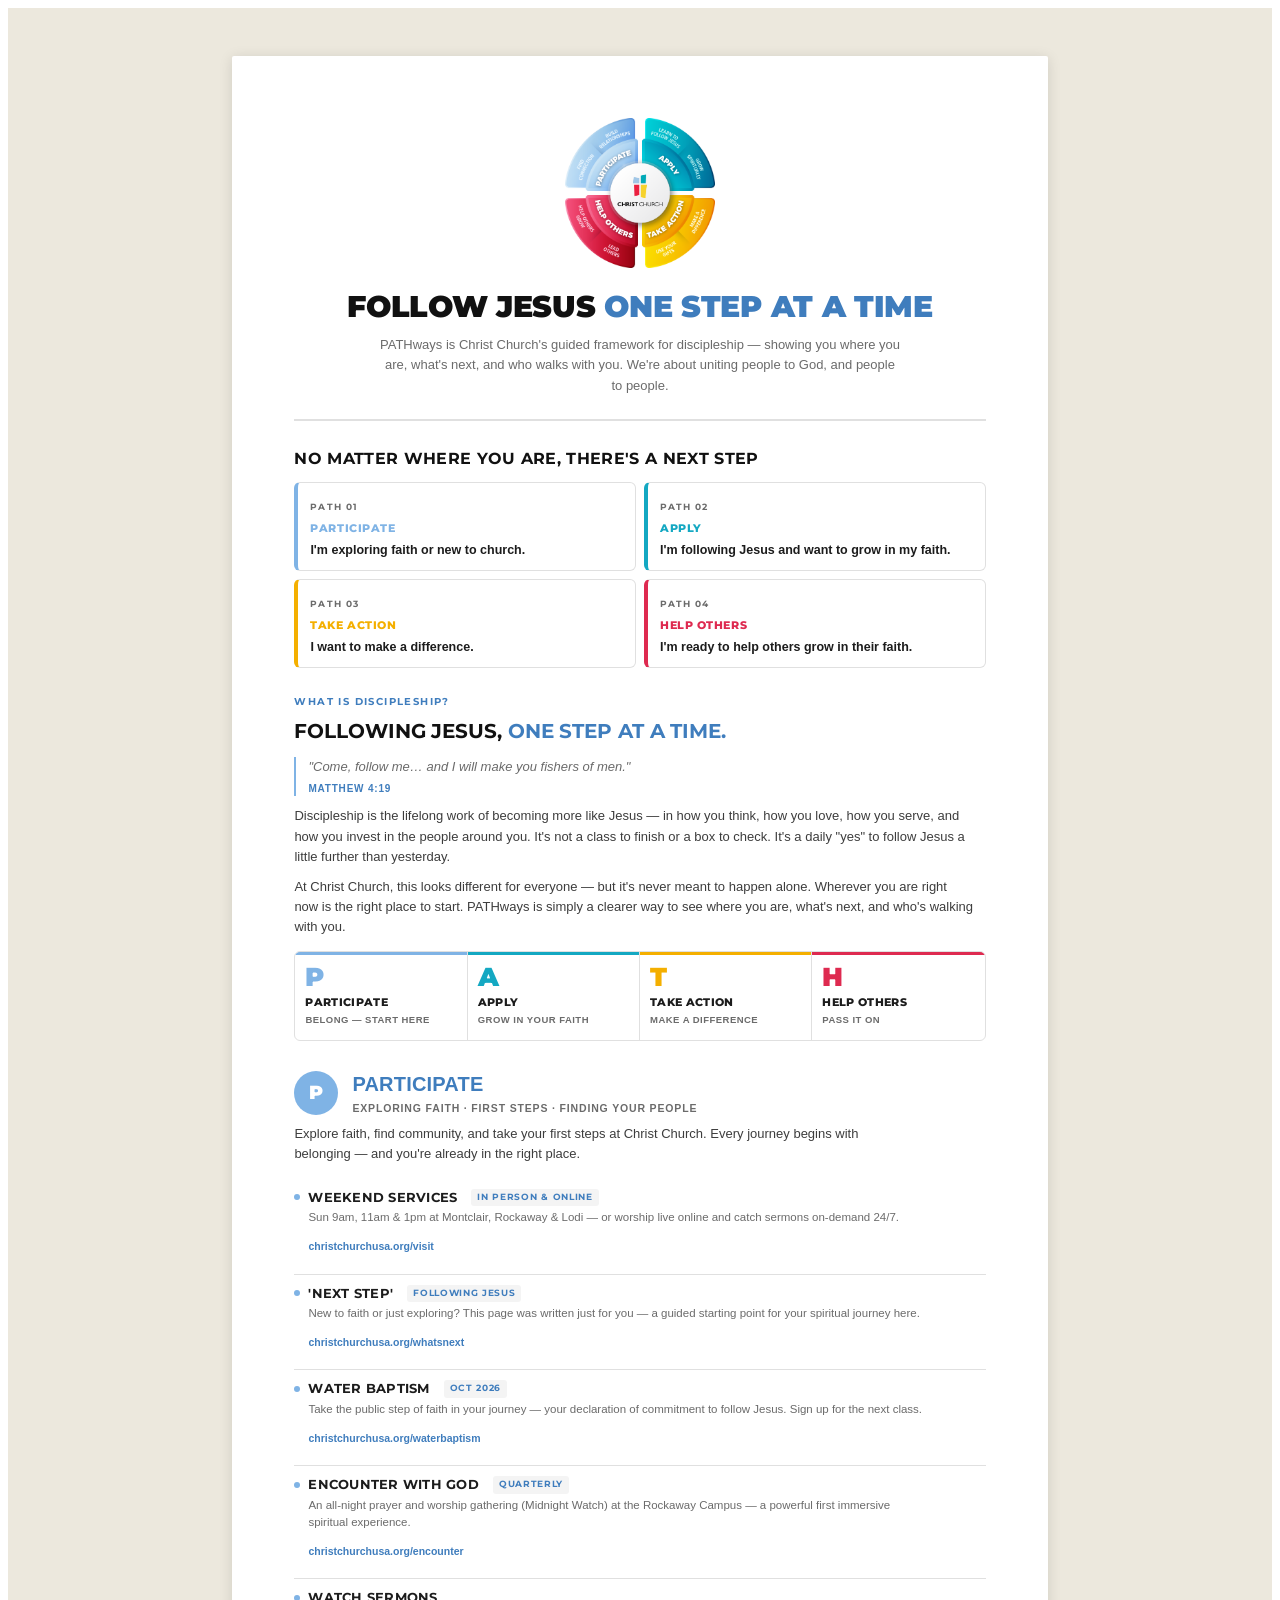
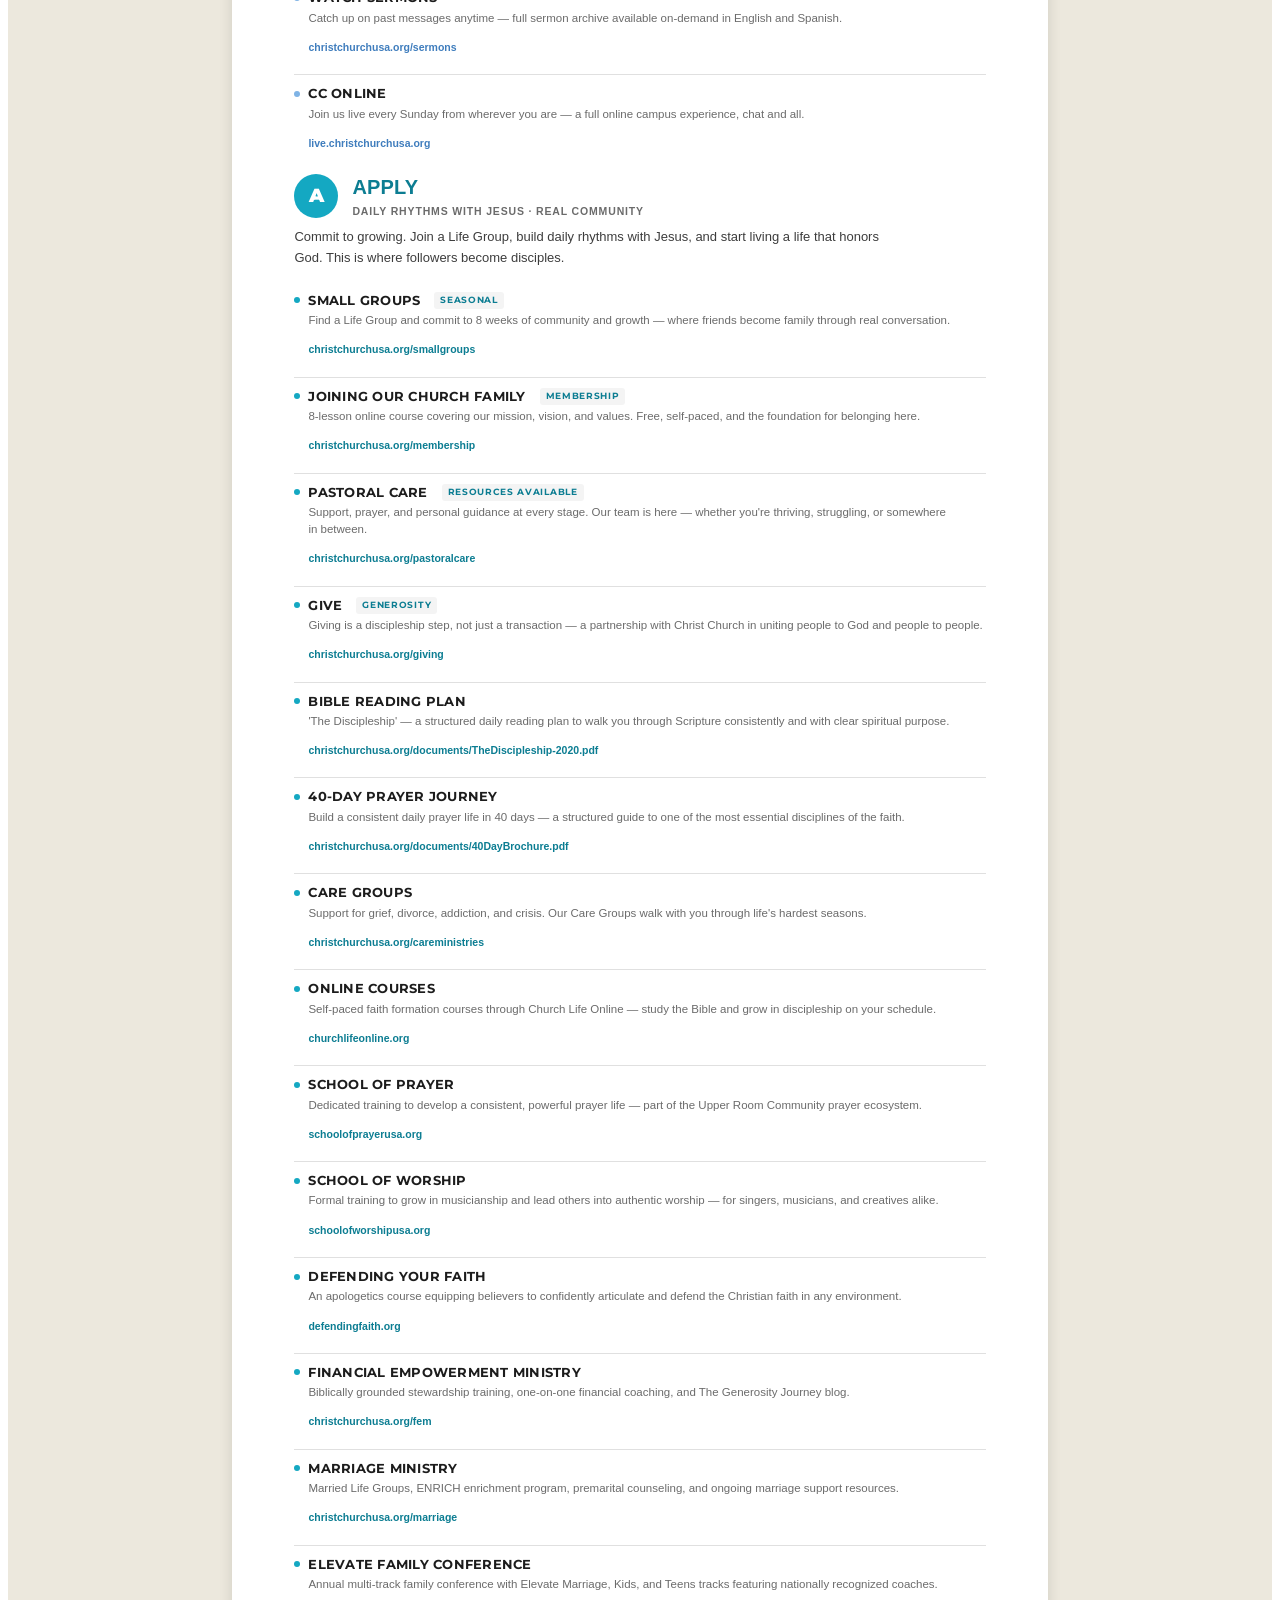
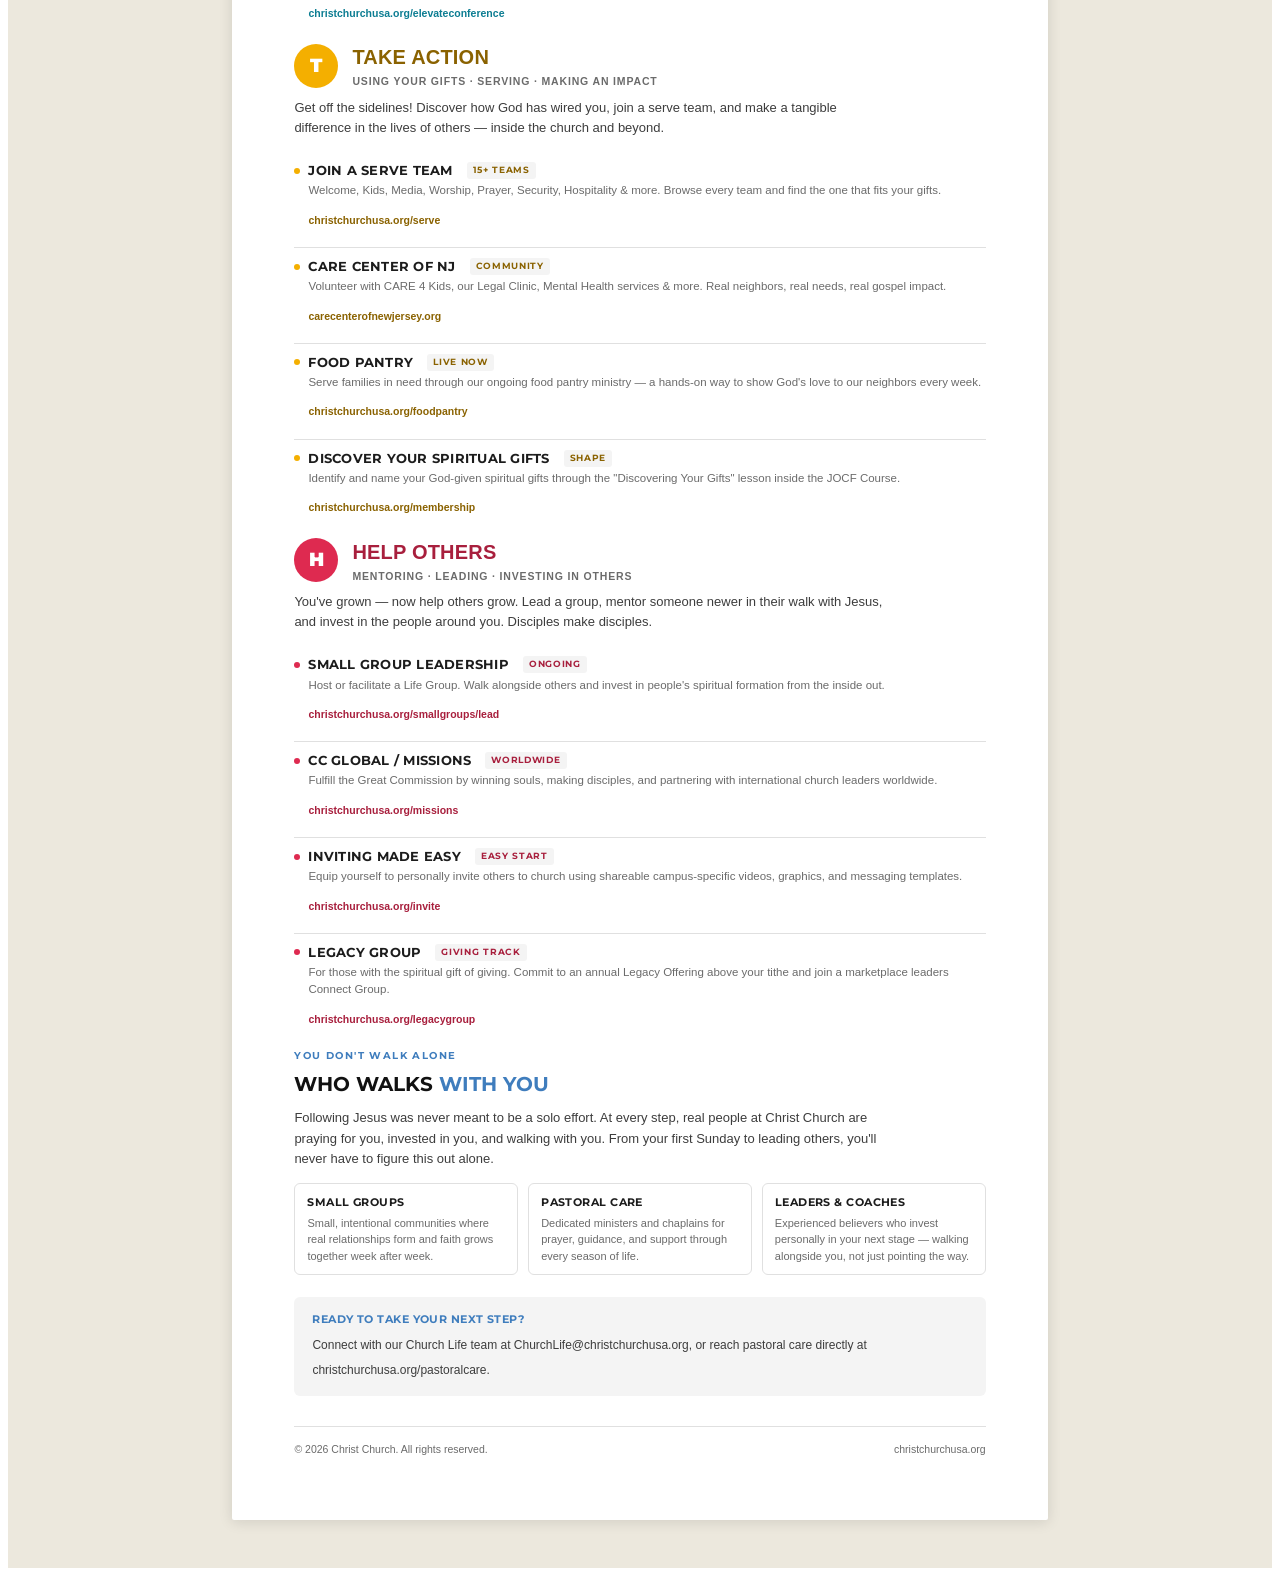
<file: PATHways (1)/PATHways Landing-print.html>
<!DOCTYPE html>
<html lang="en">
<head>
<meta charset="UTF-8">
<meta name="viewport" content="width=device-width, initial-scale=1.0">
<title>PATHways · Christ Church</title>
<link rel="preconnect" href="https://fonts.googleapis.com">
<link rel="preconnect" href="https://fonts.gstatic.com" crossorigin>
<link href="https://fonts.googleapis.com/css2?family=Montserrat:wght@400;600;700;800;900&family=Open+Sans:ital,wght@0,300;0,400;0,600;1,300&display=swap" rel="stylesheet">
<style>doc-page:not(:defined){visibility:hidden}</style>
<style>
  :root{
    --p:#7FB3E5;--p-dk:#3f7dbd;--p-lt:#EAF3FB;
    --a:#14A8C2;--a-dk:#0c7d92;--a-lt:#DFF4F8;
    --t:#F4AF00;--t-dk:#8A6200;--t-lt:#FFF3D6;
    --h:#DE2A50;--h-dk:#A81F3D;--h-lt:#FCE4EA;
    --blk:#111111;--drk:#1c1c1c;--g4:#3d3d3d;--g6:#6b6b6b;
    --gl:#f4f4f4;--gb:#e0e0e0;
    --fh:'Montserrat',sans-serif;--fb:'Open Sans',sans-serif;
  }
  *{box-sizing:border-box}
  body{font-family:var(--fb);color:var(--drk);line-height:1.55}
  h1,h2,h3,h4{font-family:var(--fh);color:var(--blk);margin:0}
  p{margin:0 0 10px}
  .eyebrow{font-family:var(--fh);font-size:10px;font-weight:700;letter-spacing:.14em;text-transform:uppercase;color:var(--p-dk);display:block;margin-bottom:6px}

  /* Cover */
  .cover{text-align:center;padding-bottom:22px;border-bottom:2px solid var(--gb);margin-bottom:26px}
  .cover img{width:150px;height:150px;object-fit:contain;margin:0 auto 14px}
  .cover h1{font-size:30px;font-weight:900;letter-spacing:-.01em;text-transform:uppercase;line-height:1.15}
  .cover h1 span{color:var(--p-dk)}
  .cover .tag{font-size:13px;color:var(--g6);max-width:5.6in;margin:10px auto 0;line-height:1.6}

  /* Self-selection */
  .choose h2{font-size:16px;text-transform:uppercase;letter-spacing:.02em;margin-bottom:10px}
  .choose-grid{display:grid;grid-template-columns:1fr 1fr;gap:8px;margin-bottom:26px}
  .cq{border:1px solid var(--gb);border-left:4px solid var(--c);border-radius:6px;padding:10px 12px;break-inside:avoid}
  .cq.p{--c:var(--p)}.cq.a{--c:var(--a)}.cq.t{--c:var(--t)}.cq.h{--c:var(--h)}
  .cq-num{font-family:var(--fh);font-size:9px;font-weight:700;letter-spacing:.12em;text-transform:uppercase;color:var(--g6)}
  .cq-stage{font-family:var(--fh);font-size:11px;font-weight:800;letter-spacing:.05em;text-transform:uppercase;color:var(--c);margin:2px 0 4px}
  .cq-stmt{font-size:12.5px;font-weight:600;color:var(--drk)}

  /* Definition + framework */
  .define{break-inside:avoid;margin-bottom:26px}
  .define h2{font-size:20px;text-transform:uppercase;letter-spacing:-.005em;margin-bottom:8px}
  .define h2 em{color:var(--p-dk);font-style:normal}
  blockquote.scripture{font-style:italic;color:var(--g6);font-size:13px;border-left:2px solid var(--p);padding-left:12px;margin:10px 0}
  blockquote.scripture cite{display:block;font-style:normal;font-size:10px;font-weight:700;letter-spacing:.08em;text-transform:uppercase;color:var(--p-dk);margin-top:4px}
  .define p{font-size:13px;color:var(--g4)}

  .four-grid{display:grid;grid-template-columns:repeat(4,1fr);gap:0;border:1px solid var(--gb);border-radius:6px;overflow:hidden;margin-top:14px;break-inside:avoid}
  .fw{padding:12px 10px;border-right:1px solid var(--gb);position:relative}
  .fw:last-child{border-right:none}
  .fw::before{content:"";position:absolute;top:0;left:0;right:0;height:3px;background:var(--c)}
  .fw.p{--c:var(--p)}.fw.a{--c:var(--a)}.fw.t{--c:var(--t)}.fw.h{--c:var(--h)}
  .fw-ltr{font-family:var(--fh);font-size:26px;font-weight:900;color:var(--c);line-height:1;margin-bottom:4px}
  .fw-name{font-family:var(--fh);font-size:11px;font-weight:800;text-transform:uppercase;letter-spacing:.03em;margin-bottom:2px}
  .fw-tag{font-size:9.5px;font-weight:600;letter-spacing:.05em;text-transform:uppercase;color:var(--g6)}

  /* Stage sections */
  .stage{break-before:page;padding-top:2px}
  .stage:first-of-type{break-before:auto}
  .stage-head{display:flex;align-items:center;gap:14px;margin-bottom:6px;break-after:avoid}
  .stage-ico{width:44px;height:44px;border-radius:50%;background:var(--c);color:#fff;font-family:var(--fh);font-weight:900;font-size:19px;display:flex;align-items:center;justify-content:center;flex-shrink:0}
  .stage.p{--c:var(--p);--cd:var(--p-dk)}.stage.a{--c:var(--a);--cd:var(--a-dk)}.stage.t{--c:var(--t);--cd:var(--t-dk)}.stage.h{--c:var(--h);--cd:var(--h-dk)}
  .stage-name{font-size:20px;font-weight:800;text-transform:uppercase;letter-spacing:.01em;color:var(--cd)}
  .stage-sub{font-size:10.5px;font-weight:700;letter-spacing:.08em;text-transform:uppercase;color:var(--g6)}
  .stage-desc{font-size:13px;color:var(--g4);margin:8px 0 14px;max-width:6.2in}

  .res-list{display:flex;flex-direction:column;gap:0}
  .res{display:grid;grid-template-columns:1fr;gap:2px;padding:9px 0;border-bottom:1px solid var(--gb);break-inside:avoid}
  .res:last-child{border-bottom:none}
  .res-title{font-family:var(--fh);font-size:12.5px;font-weight:700;text-transform:uppercase;letter-spacing:.02em;display:flex;align-items:center;gap:8px}
  .res-title::before{content:"";width:6px;height:6px;border-radius:50%;background:var(--c);flex-shrink:0}
  .res-badge{font-family:var(--fh);font-size:8.5px;font-weight:700;letter-spacing:.08em;text-transform:uppercase;color:var(--cd);background:var(--gl);padding:2px 6px;border-radius:3px;margin-left:6px}
  .res-desc{font-size:11.5px;color:var(--g6);line-height:1.5;padding-left:14px}
  .res-link{font-size:10.5px;color:var(--cd);font-weight:600;padding-left:14px}

  .gate{margin-top:16px;padding:10px 14px;background:var(--gl);border:1px solid var(--gb);border-left:3px solid var(--c);border-radius:5px;font-size:11.5px;color:var(--g4);break-inside:avoid}
  .gate b{font-family:var(--fh);font-size:9.5px;font-weight:700;letter-spacing:.08em;text-transform:uppercase;color:var(--cd);display:block;margin-bottom:3px}

  /* Who walks with you */
  .walk{break-before:page;padding-top:2px}
  .walk h2{font-size:20px;text-transform:uppercase;margin-bottom:8px}
  .walk h2 em{color:var(--p-dk);font-style:normal}
  .walk p{font-size:13px;color:var(--g4);max-width:6.4in}
  .walk-grid{display:grid;grid-template-columns:1fr 1fr 1fr;gap:10px;margin-top:14px}
  .wc{border:1px solid var(--gb);border-radius:6px;padding:10px 12px;break-inside:avoid}
  .wc-t{font-family:var(--fh);font-size:11px;font-weight:700;text-transform:uppercase;letter-spacing:.04em;margin-bottom:4px}
  .wc-s{font-size:11px;color:var(--g6);line-height:1.5}

  .contact{margin-top:22px;padding:14px 18px;background:var(--gl);border-radius:6px;break-inside:avoid}
  .contact b{font-family:var(--fh);font-size:11px;font-weight:700;text-transform:uppercase;letter-spacing:.04em;color:var(--p-dk);display:block;margin-bottom:4px}
  .contact span{font-size:12px;color:var(--g4)}

  footer.doc-footer{margin-top:30px;padding-top:14px;border-top:1px solid var(--gb);display:flex;justify-content:space-between;font-size:10.5px;color:var(--g6)}
</style>
</head>
<body>

<template id="__bundler_thumbnail" data-bg-color="#111111">
  <svg viewBox="0 0 100 100" xmlns="http://www.w3.org/2000/svg">
    <rect width="100" height="100" fill="#111111"/>
    <circle cx="50" cy="50" r="26" fill="#7FB3E5"/>
    <text x="50" y="58" text-anchor="middle" font-family="Arial" font-size="22" font-weight="900" fill="#111">P</text>
  </svg>
</template>

<doc-page size="letter" margin="0.65in">

  <div class="cover">
    <img src="assets/path-wheel.png" alt="PATH wheel">
    <h1>Follow Jesus <span>One Step at a Time</span></h1>
    <p class="tag">PATHways is Christ Church's guided framework for discipleship — showing you where you are, what's next, and who walks with you. We're about uniting people to God, and people to people.</p>
  </div>

  <div class="choose">
    <h2>No Matter Where You Are, There's a Next Step</h2>
    <div class="choose-grid">
      <div class="cq p"><span class="cq-num">Path 01</span><div class="cq-stage">Participate</div><div class="cq-stmt">I'm exploring faith or new to church.</div></div>
      <div class="cq a"><span class="cq-num">Path 02</span><div class="cq-stage">Apply</div><div class="cq-stmt">I'm following Jesus and want to grow in my faith.</div></div>
      <div class="cq t"><span class="cq-num">Path 03</span><div class="cq-stage">Take Action</div><div class="cq-stmt">I want to make a difference.</div></div>
      <div class="cq h"><span class="cq-num">Path 04</span><div class="cq-stage">Help Others</div><div class="cq-stmt">I'm ready to help others grow in their faith.</div></div>
    </div>
  </div>

  <div class="define">
    <span class="eyebrow">What Is Discipleship?</span>
    <h2>Following Jesus, <em>One Step at a Time.</em></h2>
    <blockquote class="scripture">
      "Come, follow me… and I will make you fishers of men."
      <cite>Matthew 4:19</cite>
    </blockquote>
    <p>Discipleship is the lifelong work of becoming more like Jesus — in how you think, how you love, how you serve, and how you invest in the people around you. It's not a class to finish or a box to check. It's a daily "yes" to follow Jesus a little further than yesterday.</p>
    <p>At Christ Church, this looks different for everyone — but it's never meant to happen alone. Wherever you are right now is the right place to start. PATHways is simply a clearer way to see where you are, what's next, and who's walking with you.</p>

    <div class="four-grid">
      <div class="fw p"><div class="fw-ltr">P</div><div class="fw-name">Participate</div><div class="fw-tag">Belong — Start Here</div></div>
      <div class="fw a"><div class="fw-ltr">A</div><div class="fw-name">Apply</div><div class="fw-tag">Grow in Your Faith</div></div>
      <div class="fw t"><div class="fw-ltr">T</div><div class="fw-name">Take Action</div><div class="fw-tag">Make a Difference</div></div>
      <div class="fw h"><div class="fw-ltr">H</div><div class="fw-name">Help Others</div><div class="fw-tag">Pass It On</div></div>
    </div>
  </div>

  <!-- PARTICIPATE -->
  <div class="stage p">
    <div class="stage-head">
      <div class="stage-ico">P</div>
      <div>
        <div class="stage-name">Participate</div>
        <div class="stage-sub">Exploring faith · First steps · Finding your people</div>
      </div>
    </div>
    <p class="stage-desc">Explore faith, find community, and take your first steps at Christ Church. Every journey begins with belonging — and you're already in the right place.</p>
    <div class="res-list">
      <div class="res"><div class="res-title">Weekend Services<span class="res-badge">In Person &amp; Online</span></div><p class="res-desc">Sun 9am, 11am &amp; 1pm at Montclair, Rockaway &amp; Lodi — or worship live online and catch sermons on-demand 24/7.</p><p class="res-link">christchurchusa.org/visit</p></div>
      <div class="res"><div class="res-title">'Next Step'<span class="res-badge">Following Jesus</span></div><p class="res-desc">New to faith or just exploring? This page was written just for you — a guided starting point for your spiritual journey here.</p><p class="res-link">christchurchusa.org/whatsnext</p></div>
      <div class="res"><div class="res-title">Water Baptism<span class="res-badge">Oct 2026</span></div><p class="res-desc">Take the public step of faith in your journey — your declaration of commitment to follow Jesus. Sign up for the next class.</p><p class="res-link">christchurchusa.org/waterbaptism</p></div>
      <div class="res"><div class="res-title">Encounter with God<span class="res-badge">Quarterly</span></div><p class="res-desc">An all-night prayer and worship gathering (Midnight Watch) at the Rockaway Campus — a powerful first immersive spiritual experience.</p><p class="res-link">christchurchusa.org/encounter</p></div>
      <div class="res"><div class="res-title">Watch Sermons</div><p class="res-desc">Catch up on past messages anytime — full sermon archive available on-demand in English and Spanish.</p><p class="res-link">christchurchusa.org/sermons</p></div>
      <div class="res"><div class="res-title">CC Online</div><p class="res-desc">Join us live every Sunday from wherever you are — a full online campus experience, chat and all.</p><p class="res-link">live.christchurchusa.org</p></div>
    </div>
  </div>

  <!-- APPLY -->
  <div class="stage a">
    <div class="stage-head">
      <div class="stage-ico">A</div>
      <div>
        <div class="stage-name">Apply</div>
        <div class="stage-sub">Daily rhythms with Jesus · Real community</div>
      </div>
    </div>
    <p class="stage-desc">Commit to growing. Join a Life Group, build daily rhythms with Jesus, and start living a life that honors God. This is where followers become disciples.</p>
    <div class="res-list">
      <div class="res"><div class="res-title">Small Groups<span class="res-badge">Seasonal</span></div><p class="res-desc">Find a Life Group and commit to 8 weeks of community and growth — where friends become family through real conversation.</p><p class="res-link">christchurchusa.org/smallgroups</p></div>
      <div class="res"><div class="res-title">Joining Our Church Family<span class="res-badge">Membership</span></div><p class="res-desc">8-lesson online course covering our mission, vision, and values. Free, self-paced, and the foundation for belonging here.</p><p class="res-link">christchurchusa.org/membership</p></div>
      <div class="res"><div class="res-title">Pastoral Care<span class="res-badge">Resources Available</span></div><p class="res-desc">Support, prayer, and personal guidance at every stage. Our team is here — whether you're thriving, struggling, or somewhere in between.</p><p class="res-link">christchurchusa.org/pastoralcare</p></div>
      <div class="res"><div class="res-title">Give<span class="res-badge">Generosity</span></div><p class="res-desc">Giving is a discipleship step, not just a transaction — a partnership with Christ Church in uniting people to God and people to people.</p><p class="res-link">christchurchusa.org/giving</p></div>
      <div class="res"><div class="res-title">Bible Reading Plan</div><p class="res-desc">'The Discipleship' — a structured daily reading plan to walk you through Scripture consistently and with clear spiritual purpose.</p><p class="res-link">christchurchusa.org/documents/TheDiscipleship-2020.pdf</p></div>
      <div class="res"><div class="res-title">40-Day Prayer Journey</div><p class="res-desc">Build a consistent daily prayer life in 40 days — a structured guide to one of the most essential disciplines of the faith.</p><p class="res-link">christchurchusa.org/documents/40DayBrochure.pdf</p></div>
      <div class="res"><div class="res-title">Care Groups</div><p class="res-desc">Support for grief, divorce, addiction, and crisis. Our Care Groups walk with you through life's hardest seasons.</p><p class="res-link">christchurchusa.org/careministries</p></div>
      <div class="res"><div class="res-title">Online Courses</div><p class="res-desc">Self-paced faith formation courses through Church Life Online — study the Bible and grow in discipleship on your schedule.</p><p class="res-link">churchlifeonline.org</p></div>
      <div class="res"><div class="res-title">School of Prayer</div><p class="res-desc">Dedicated training to develop a consistent, powerful prayer life — part of the Upper Room Community prayer ecosystem.</p><p class="res-link">schoolofprayerusa.org</p></div>
      <div class="res"><div class="res-title">School of Worship</div><p class="res-desc">Formal training to grow in musicianship and lead others into authentic worship — for singers, musicians, and creatives alike.</p><p class="res-link">schoolofworshipusa.org</p></div>
      <div class="res"><div class="res-title">Defending Your Faith</div><p class="res-desc">An apologetics course equipping believers to confidently articulate and defend the Christian faith in any environment.</p><p class="res-link">defendingfaith.org</p></div>
      <div class="res"><div class="res-title">Financial Empowerment Ministry</div><p class="res-desc">Biblically grounded stewardship training, one-on-one financial coaching, and The Generosity Journey blog.</p><p class="res-link">christchurchusa.org/fem</p></div>
      <div class="res"><div class="res-title">Marriage Ministry</div><p class="res-desc">Married Life Groups, ENRICH enrichment program, premarital counseling, and ongoing marriage support resources.</p><p class="res-link">christchurchusa.org/marriage</p></div>
      <div class="res"><div class="res-title">Elevate Family Conference</div><p class="res-desc">Annual multi-track family conference with Elevate Marriage, Kids, and Teens tracks featuring nationally recognized coaches.</p><p class="res-link">christchurchusa.org/elevateconference</p></div>
    </div>
  </div>

  <!-- TAKE ACTION -->
  <div class="stage t">
    <div class="stage-head">
      <div class="stage-ico">T</div>
      <div>
        <div class="stage-name">Take Action</div>
        <div class="stage-sub">Using your gifts · Serving · Making an impact</div>
      </div>
    </div>
    <p class="stage-desc">Get off the sidelines! Discover how God has wired you, join a serve team, and make a tangible difference in the lives of others — inside the church and beyond.</p>
    <div class="res-list">
      <div class="res"><div class="res-title">Join a Serve Team<span class="res-badge">15+ Teams</span></div><p class="res-desc">Welcome, Kids, Media, Worship, Prayer, Security, Hospitality &amp; more. Browse every team and find the one that fits your gifts.</p><p class="res-link">christchurchusa.org/serve</p></div>
      <div class="res"><div class="res-title">CARE Center of NJ<span class="res-badge">Community</span></div><p class="res-desc">Volunteer with CARE 4 Kids, our Legal Clinic, Mental Health services &amp; more. Real neighbors, real needs, real gospel impact.</p><p class="res-link">carecenterofnewjersey.org</p></div>
      <div class="res"><div class="res-title">Food Pantry<span class="res-badge">Live Now</span></div><p class="res-desc">Serve families in need through our ongoing food pantry ministry — a hands-on way to show God's love to our neighbors every week.</p><p class="res-link">christchurchusa.org/foodpantry</p></div>
      <div class="res"><div class="res-title">Discover Your Spiritual Gifts<span class="res-badge">SHAPE</span></div><p class="res-desc">Identify and name your God-given spiritual gifts through the "Discovering Your Gifts" lesson inside the JOCF Course.</p><p class="res-link">christchurchusa.org/membership</p></div>
    </div>
  </div>

  <!-- HELP OTHERS -->
  <div class="stage h">
    <div class="stage-head">
      <div class="stage-ico">H</div>
      <div>
        <div class="stage-name">Help Others</div>
        <div class="stage-sub">Mentoring · Leading · Investing in others</div>
      </div>
    </div>
    <p class="stage-desc">You've grown — now help others grow. Lead a group, mentor someone newer in their walk with Jesus, and invest in the people around you. Disciples make disciples.</p>
    <div class="res-list">
      <div class="res"><div class="res-title">Small Group Leadership<span class="res-badge">Ongoing</span></div><p class="res-desc">Host or facilitate a Life Group. Walk alongside others and invest in people's spiritual formation from the inside out.</p><p class="res-link">christchurchusa.org/smallgroups/lead</p></div>
      <div class="res"><div class="res-title">CC Global / Missions<span class="res-badge">Worldwide</span></div><p class="res-desc">Fulfill the Great Commission by winning souls, making disciples, and partnering with international church leaders worldwide.</p><p class="res-link">christchurchusa.org/missions</p></div>
      <div class="res"><div class="res-title">Inviting Made Easy<span class="res-badge">Easy Start</span></div><p class="res-desc">Equip yourself to personally invite others to church using shareable campus-specific videos, graphics, and messaging templates.</p><p class="res-link">christchurchusa.org/invite</p></div>
      <div class="res"><div class="res-title">Legacy Group<span class="res-badge">Giving Track</span></div><p class="res-desc">For those with the spiritual gift of giving. Commit to an annual Legacy Offering above your tithe and join a marketplace leaders Connect Group.</p><p class="res-link">christchurchusa.org/legacygroup</p></div>
    </div>
  </div>

  <div class="walk">
    <span class="eyebrow">You Don't Walk Alone</span>
    <h2>Who Walks <em>With You</em></h2>
    <p>Following Jesus was never meant to be a solo effort. At every step, real people at Christ Church are praying for you, invested in you, and walking with you. From your first Sunday to leading others, you'll never have to figure this out alone.</p>
    <div class="walk-grid">
      <div class="wc"><div class="wc-t">Small Groups</div><div class="wc-s">Small, intentional communities where real relationships form and faith grows together week after week.</div></div>
      <div class="wc"><div class="wc-t">Pastoral Care</div><div class="wc-s">Dedicated ministers and chaplains for prayer, guidance, and support through every season of life.</div></div>
      <div class="wc"><div class="wc-t">Leaders &amp; Coaches</div><div class="wc-s">Experienced believers who invest personally in your next stage — walking alongside you, not just pointing the way.</div></div>
    </div>
    <div class="contact">
      <b>Ready to Take Your Next Step?</b>
      <span>Connect with our Church Life team at ChurchLife@christchurchusa.org, or reach pastoral care directly at christchurchusa.org/pastoralcare.</span>
    </div>
  </div>

  <footer class="doc-footer">
    <span>© 2026 Christ Church. All rights reserved.</span>
    <span>christchurchusa.org</span>
  </footer>

</doc-page>

<script src="doc-page.js"></script>
<script>
addEventListener('load', () => {
  (async () => {
    try { await document.fonts.ready; } catch (e) {}
    const imgs = Array.from(document.images).filter((i) => !i.complete);
    await Promise.race([
      Promise.allSettled(imgs.map((i) => i.decode())),
      new Promise((r) => setTimeout(r, 8000)),
    ]);
    setTimeout(() => window.print(), 500);
  })();
});
</script>
</body>
</html>
</file>
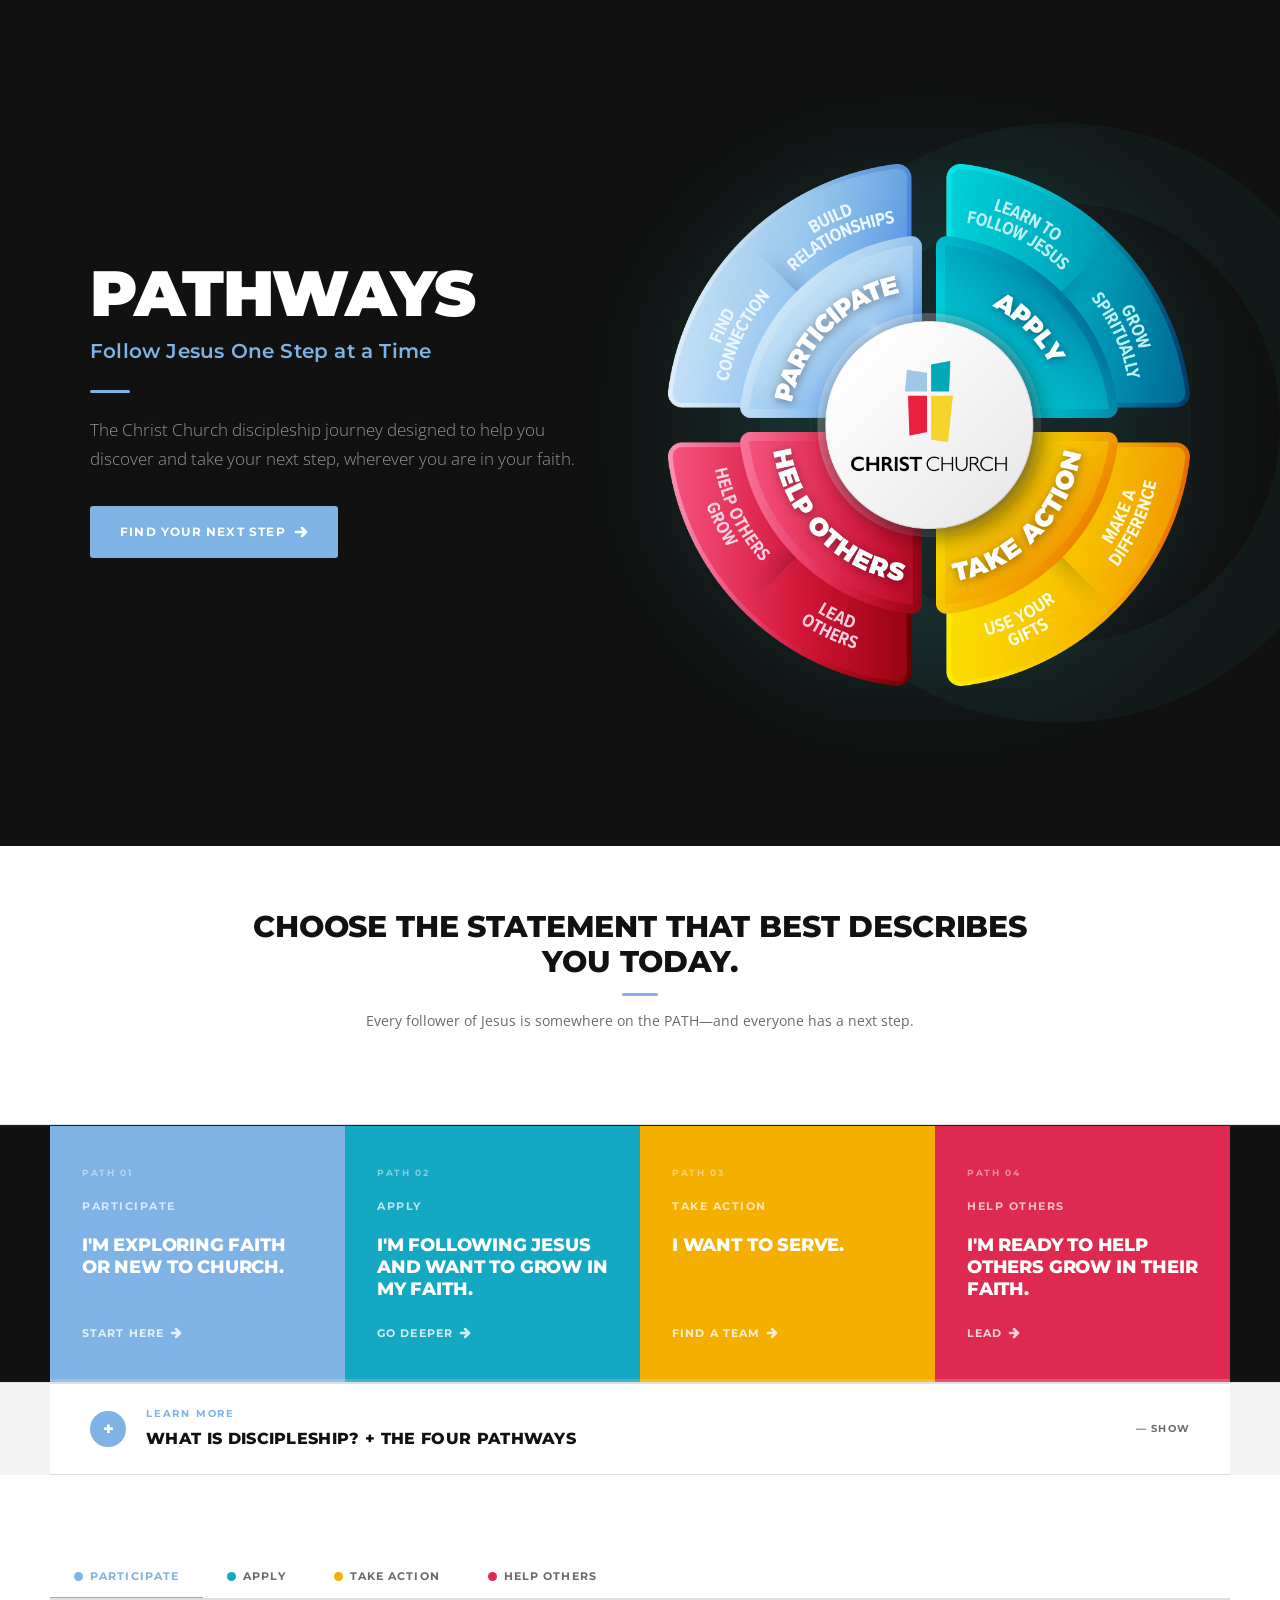
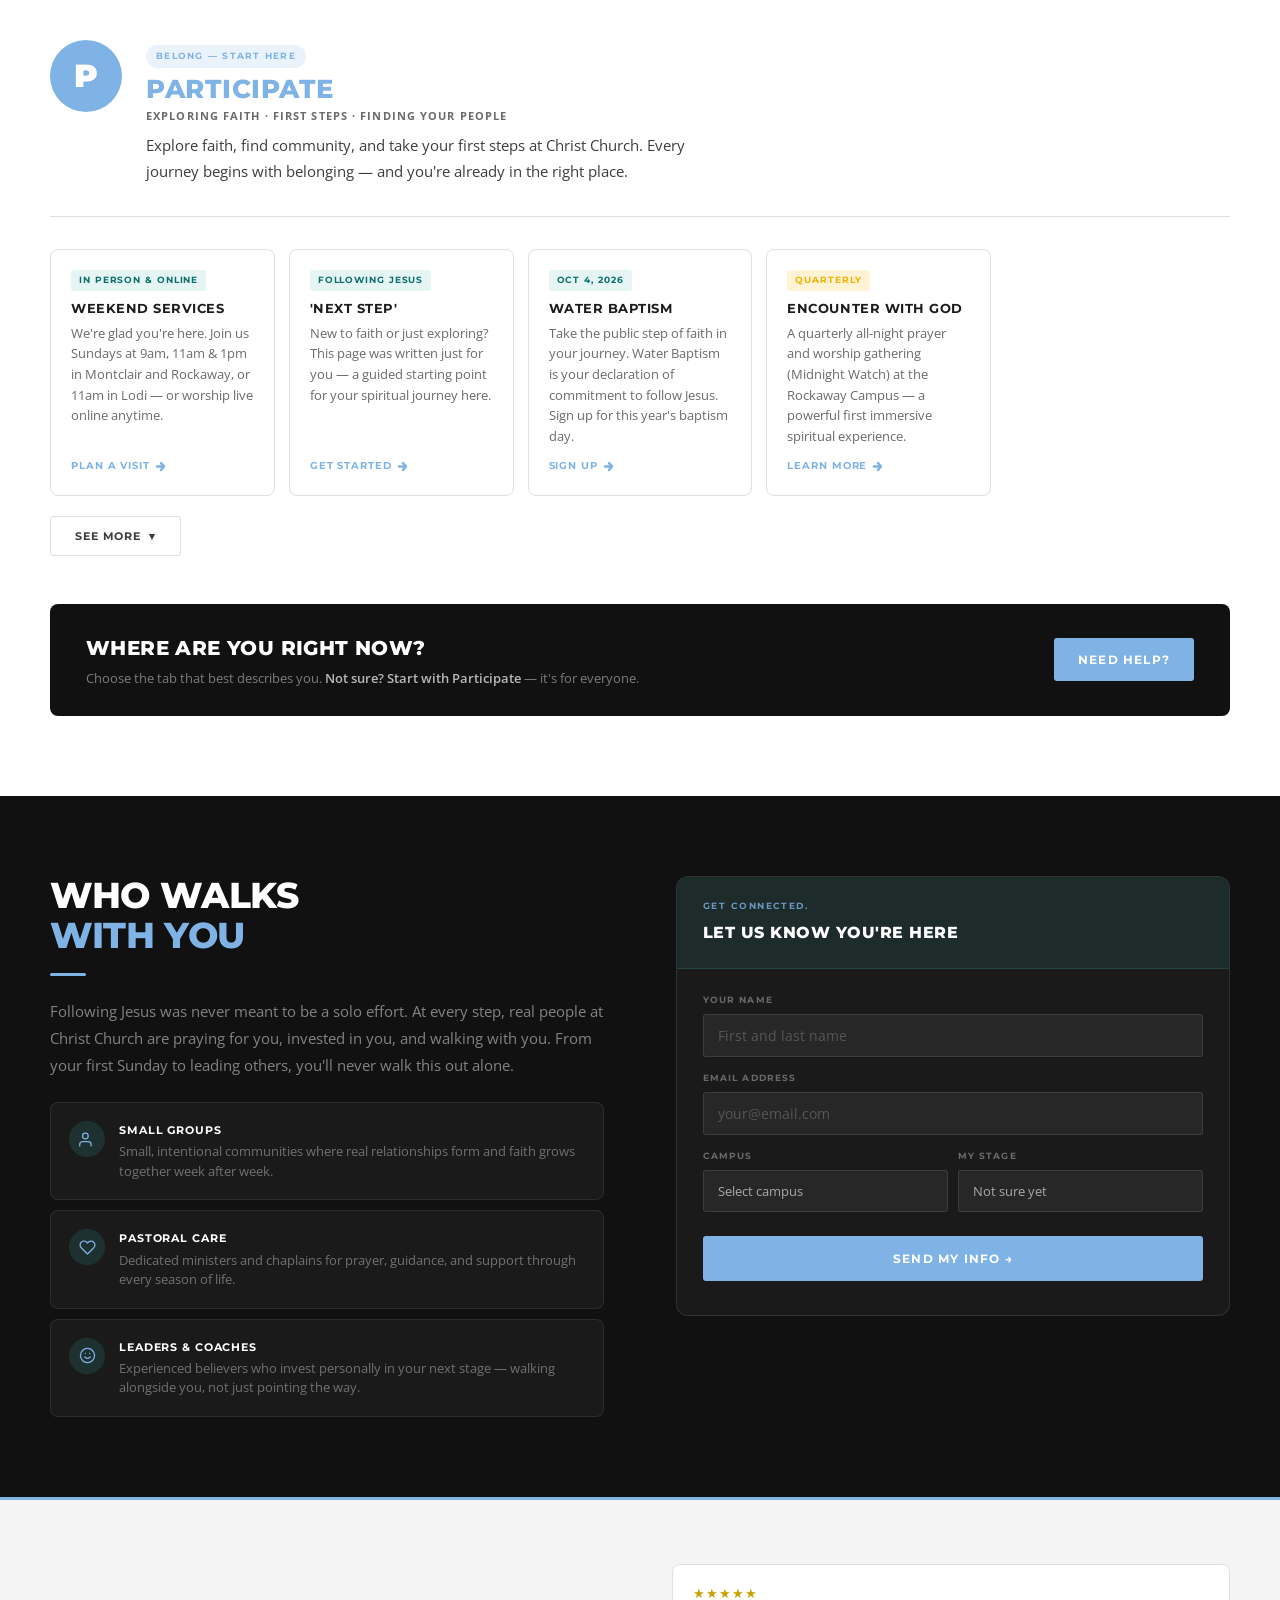
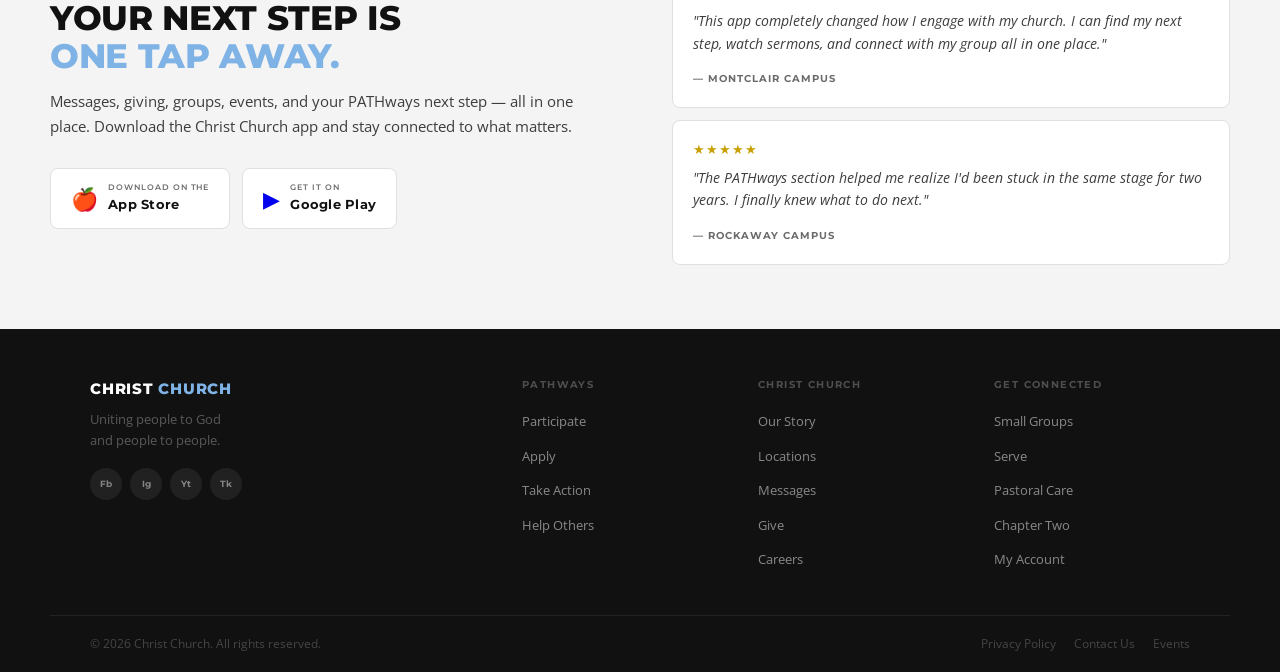
<file: PATHways (1)/PATHways Landing.html>
<!DOCTYPE html>
<html lang="en">
<head>
<meta charset="UTF-8">
<meta name="viewport" content="width=device-width, initial-scale=1.0">
<title>PATHways · Christ Church — Follow Jesus One Step at a Time</title>
<link rel="preconnect" href="https://fonts.googleapis.com">
<link rel="preconnect" href="https://fonts.gstatic.com" crossorigin>
<link href="https://fonts.googleapis.com/css2?family=Montserrat:wght@400;600;700;800;900&family=Open+Sans:ital,wght@0,300;0,400;0,600;1,300&display=swap" rel="stylesheet">
<style>
*,*::before,*::after{box-sizing:border-box;margin:0;padding:0}
html{scroll-behavior:smooth}
:root{
  --cc-blue:#4D8ADC;--cc-red:#DE2A50;--cc-yellow:#F4AF00;
  --p:#7FB3E5;--p-dk:var(--p);--p-lt:#EAF3FB;
  --a:#14A8C2;--a-dk:var(--a);--a-lt:#DFF4F8;
  --t:#F4AF00;--t-dk:var(--t);--t-lt:#FFF3D6;
  --h:#DE2A50;--h-dk:var(--h);--h-lt:#FCE4EA;
  --blk:#111111;--drk:#1c1c1c;--g4:#3d3d3d;--g6:#6b6b6b;
  --gl:#f4f4f4;--gb:#e0e0e0;--wht:#ffffff;
  --fh:'Montserrat',sans-serif;--fb:'Open Sans',sans-serif;
  --mw:1180px;--r:3px;--rl:8px;
}
body{font-family:var(--fb);color:var(--drk);background:var(--wht);line-height:1.65;font-size:16px;overflow-x:hidden}

/* NAV */
.nav{background:var(--blk);position:sticky;top:0;z-index:200;border-bottom:3px solid var(--p)}
.nav-bar{max-width:var(--mw);margin:0 auto;display:flex;align-items:stretch;justify-content:space-between;min-height:56px}
.nav-logo{display:flex;align-items:center;padding:0 20px;text-decoration:none;gap:10px}
.logo-grid{display:grid;grid-template-columns:1fr 1fr;gap:2px;width:20px;height:20px}
.lb{border-radius:1px}
.lb-b{background:var(--p)}.lb-r{background:var(--h)}.lb-y{background:var(--t)}.lb-b2{background:var(--a)}
.nav-logo-text{font-family:var(--fh);font-size:14px;font-weight:800;color:#fff;letter-spacing:.05em;text-transform:uppercase}
.nav-logo-text span{color:var(--p)}
.nav-links{display:flex;align-items:stretch;list-style:none}
.nav-links li a{display:flex;align-items:center;padding:0 13px;font-family:var(--fh);font-size:11px;font-weight:600;letter-spacing:.09em;text-transform:uppercase;color:rgba(255,255,255,.65);text-decoration:none;transition:color .15s,background .15s;min-height:56px;white-space:nowrap}
.nav-links li a:hover{color:#fff;background:rgba(255,255,255,.06)}
.nav-links li.active a{color:var(--p)}
.nav-right{display:flex;align-items:center;padding:0 16px;gap:8px}
.btn-give{background:var(--p);color:#fff;font-family:var(--fh);font-size:11px;font-weight:700;letter-spacing:.1em;text-transform:uppercase;padding:9px 18px;border:none;border-radius:var(--r);cursor:pointer;text-decoration:none;transition:background .15s}
.btn-give:hover{background:var(--p-dk)}
.hamburger{display:none;flex-direction:column;gap:5px;padding:10px;background:none;border:none;cursor:pointer}
.hamburger span{display:block;width:22px;height:2px;background:#fff;border-radius:2px}

/* ─── SECTION 1: HERO ─── */
.hero{background:var(--blk);min-height:94vh;display:flex;flex-direction:column;justify-content:center;position:relative;overflow:hidden}
.hero-ring{position:absolute;right:-80px;top:50%;transform:translateY(-50%);width:600px;height:600px;border-radius:50%;border:80px solid rgba(59,191,191,.05);pointer-events:none;z-index:1}
.hero-ring2{position:absolute;right:90px;top:50%;transform:translateY(-50%);width:380px;height:380px;border-radius:50%;border:1px solid rgba(59,191,191,.08);pointer-events:none;z-index:1}
.hero-inner{position:relative;z-index:2;max-width:var(--mw);margin:0 auto;padding:72px 40px 60px;width:100%;display:grid;grid-template-columns:1fr 1fr;gap:56px;align-items:center}
.hero-eyebrow{display:inline-flex;align-items:center;gap:10px;margin-bottom:20px}
.hero-eyebrow-line{width:28px;height:2px;background:var(--p)}
.hero-eyebrow-text{font-family:var(--fh);font-size:10px;font-weight:700;letter-spacing:.18em;text-transform:uppercase;color:var(--p)}
.hero h1{font-family:var(--fh);font-size:clamp(34px,5.2vw,64px);font-weight:900;color:#fff;line-height:1.04;letter-spacing:-.02em;text-transform:uppercase;margin-bottom:0}
.hero h1 .hl{color:var(--p);display:block}
.hero-subtitle{font-family:var(--fh);font-size:clamp(16px,1.6vw,20px);font-weight:600;color:var(--p);letter-spacing:.01em;margin-top:8px}
.hero-rule{width:40px;height:3px;background:var(--p);margin:22px 0;border-radius:2px}
.hero-sub{font-size:17px;color:rgba(255,255,255,.55);line-height:1.75;max-width:500px;margin-bottom:32px;font-weight:300}
.hero-sub strong{color:rgba(255,255,255,.8);font-weight:600}
/* Hero CTAs */
.hero-ctas{display:flex;flex-wrap:wrap;gap:12px;margin-bottom:40px}
.btn-primary{display:inline-flex;align-items:center;gap:8px;background:var(--p);color:#fff;font-family:var(--fh);font-size:12px;font-weight:700;letter-spacing:.1em;text-transform:uppercase;padding:16px 30px;border-radius:var(--r);border:none;cursor:pointer;text-decoration:none;transition:background .15s,transform .1s}
.btn-primary:hover{background:var(--p-dk);transform:translateY(-1px)}
.btn-primary svg{width:14px;height:14px;stroke:#fff;fill:none;stroke-width:2.5;flex-shrink:0}
.btn-ghost{display:inline-flex;align-items:center;gap:8px;background:transparent;color:rgba(255,255,255,.7);font-family:var(--fh);font-size:12px;font-weight:700;letter-spacing:.1em;text-transform:uppercase;padding:15px 24px;border-radius:var(--r);border:1.5px solid rgba(255,255,255,.2);text-decoration:none;transition:border-color .15s,color .15s}
.btn-ghost:hover{border-color:rgba(255,255,255,.5);color:#fff}
/* Hero campus strip */
.hero-camps{display:flex;align-items:center;gap:20px;padding-top:28px;border-top:1px solid rgba(255,255,255,.08);flex-wrap:wrap}
.hero-camps-lbl{font-family:var(--fh);font-size:9px;font-weight:700;letter-spacing:.14em;text-transform:uppercase;color:rgba(255,255,255,.28);white-space:nowrap}
.hero-camp{display:flex;align-items:center;gap:6px;text-decoration:none}
.hero-camp-dot{width:5px;height:5px;background:var(--p);border-radius:50%;flex-shrink:0}
.hero-camp-name{font-family:var(--fh);font-size:11px;font-weight:700;color:rgba(255,255,255,.55);text-transform:uppercase;letter-spacing:.06em}
.hero-camp-time{font-size:11px;color:rgba(255,255,255,.3)}
.hero-camp:hover .hero-camp-name{color:var(--p)}
/* Hero visual */
.hero-visual{display:flex;align-items:center;justify-content:center;width:100%}
.hero-wheel{position:relative;width:100%;max-width:640px;aspect-ratio:1/1}
.hero-wheel img{width:100%;height:100%;object-fit:contain;filter:drop-shadow(0 0 48px rgba(59,191,191,.15))}
.hero-wheel-cap{position:absolute;bottom:-22px;left:50%;transform:translateX(-50%);font-family:var(--fh);font-size:9px;font-weight:700;letter-spacing:.14em;text-transform:uppercase;color:rgba(255,255,255,.22);white-space:nowrap}

/* ─── See More — additional offerings appended to each stage tab ─── */
#panel-participate{--mc:var(--p-dk);--ma:var(--p)}
#panel-apply{--mc:var(--a-dk);--ma:var(--a)}
#panel-takeaction{--mc:var(--t-dk);--ma:var(--t)}
#panel-helpothers{--mc:var(--h-dk);--ma:var(--h)}
.rg-more{margin-top:20px;background:var(--wht);border:1px solid var(--gb);color:var(--g4);font-family:var(--fh);font-size:11px;font-weight:700;letter-spacing:.08em;text-transform:uppercase;padding:12px 24px;border-radius:var(--r);cursor:pointer;display:inline-flex;align-items:center;gap:8px;transition:border-color .15s,color .15s}
.rg-more:hover{border-color:var(--ma);color:var(--mc)}
.rg-more .rg-more-caret{transition:transform .2s}
.rg-more[aria-expanded="true"] .rg-more-caret{transform:rotate(180deg)}
.rg-extra{margin-top:16px;background:var(--gl);border:1px solid var(--gb);border-radius:var(--rl);padding:6px 30px}
.rg-extra[hidden]{display:none}
.rg-extra-grid{display:grid;grid-template-columns:1fr 1fr;gap:0 48px}
.rx{padding:15px 0;border-bottom:1px solid var(--gb);text-decoration:none;display:block}
.rx-title{font-family:var(--fh);font-size:12.5px;font-weight:700;text-transform:uppercase;letter-spacing:.03em;color:var(--drk);margin-bottom:4px;display:flex;align-items:center;gap:10px;transition:color .15s}
.rx-title::before{content:"";width:6px;height:6px;border-radius:50%;background:var(--ma);flex-shrink:0}
.rx-desc{font-size:12px;color:var(--g6);line-height:1.55;padding-left:16px}
.rx:hover .rx-title{color:var(--mc)}
@media(max-width:600px){.rg-extra-grid{grid-template-columns:1fr}.rg-extra{padding:6px 22px}}

/* ─── SECTION 2: COMBINED DEFINITION + FRAMEWORK ─── */
.define{background:var(--gl);padding:0;border-top:1px solid var(--gb)}
.define-inner{max-width:var(--mw);margin:0 auto}

/* Top row: definition prose */
.def-top{display:grid;grid-template-columns:1fr 1fr;gap:0;border-bottom:1px solid var(--gb)}
.def-prose{padding:64px 56px 64px 40px;border-right:1px solid var(--gb)}
.def-eyebrow{font-family:var(--fh);font-size:10px;font-weight:700;letter-spacing:.18em;text-transform:uppercase;color:var(--p);display:block;margin-bottom:14px}
.def-title{font-family:var(--fh);font-size:clamp(24px,3.2vw,36px);font-weight:800;color:var(--blk);line-height:1.1;text-transform:uppercase;letter-spacing:-.01em;margin-bottom:18px}
.def-title em{color:var(--p);font-style:normal}
.def-rule{width:36px;height:3px;background:var(--p);margin-bottom:22px;border-radius:2px}
.def-scripture{font-family:var(--fb);font-size:15px;font-style:italic;color:var(--g6);line-height:1.6;margin-bottom:22px;padding-left:16px;border-left:2px solid rgba(59,191,191,.4);border-radius:0}
.def-scripture cite{display:block;font-style:normal;font-size:10px;font-weight:700;letter-spacing:.1em;text-transform:uppercase;color:var(--p);margin-top:5px;opacity:.7}
.def-body{font-size:15px;color:var(--g4);line-height:1.78}
.def-body p{margin-bottom:14px}
.def-body p:last-child{margin-bottom:0}
.def-body strong{color:var(--blk);font-weight:600}

/* Right: journey arc timeline */
.def-journey{padding:64px 40px 64px 48px}
.dj-label{font-family:var(--fh);font-size:10px;font-weight:700;letter-spacing:.16em;text-transform:uppercase;color:var(--g6);margin-bottom:28px;display:block}
.dj-steps{display:flex;flex-direction:column;gap:0}
.dj-step{display:grid;grid-template-columns:32px 1fr;gap:0;position:relative}
.dj-node{display:flex;flex-direction:column;align-items:center;padding-top:3px}
.dj-dot{width:26px;height:26px;border-radius:50%;display:flex;align-items:center;justify-content:center;font-family:var(--fh);font-size:11px;font-weight:900;color:#fff;flex-shrink:0}
.dp{background:var(--p)}.da{background:var(--a)}.dt{background:var(--t)}.dh{background:var(--h)}
.dj-vline{width:1px;flex:1;margin-top:4px}
.vp{background:rgba(59,191,191,.18)}.va{background:rgba(55,158,180,.18)}.vt{background:rgba(212,184,0,.18)}
.dj-step:last-child .dj-vline{display:none}
.dj-content{padding:3px 0 24px 14px}
.dj-step:last-child .dj-content{padding-bottom:0}
.dj-sname{font-family:var(--fh);font-size:11px;font-weight:700;letter-spacing:.08em;text-transform:uppercase;margin-bottom:3px}
.np{color:var(--p-dk)}.na{color:var(--a-dk)}.nt{color:var(--t-dk)}.nh{color:var(--h-dk)}
.dj-sdesc{font-size:13px;color:var(--g6);line-height:1.55}
.dj-callout{margin-top:24px;background:rgba(59,191,191,.08);border:1px solid rgba(59,191,191,.2);border-radius:var(--rl);padding:14px 16px;display:flex;align-items:center;gap:10px}
.dj-callout-dot{width:8px;height:8px;border-radius:50%;background:var(--p);flex-shrink:0}
.dj-callout-text{font-family:var(--fh);font-size:11px;font-weight:700;letter-spacing:.07em;text-transform:uppercase;color:var(--p-dk)}
.dj-callout-text em{color:var(--g6);font-weight:400;font-style:normal;text-transform:none;letter-spacing:0}

/* Stage strip below definition */
.def-stages{display:grid;grid-template-columns:repeat(4,1fr);border-top:1px solid var(--gb)}
.fws{padding:28px 24px;background:var(--wht);border-right:1px solid var(--gb);position:relative;display:flex;flex-direction:column;transition:background .15s}
.fws:last-child{border-right:none}
.fws:hover{background:var(--gl)}
.fws-bar{height:3px;position:absolute;top:0;left:0;right:0}
.fws-p .fws-bar{background:var(--p)}.fws-a .fws-bar{background:var(--a)}.fws-t .fws-bar{background:var(--t)}.fws-h .fws-bar{background:var(--h)}
.fws-num{font-family:var(--fh);font-size:9px;font-weight:700;letter-spacing:.14em;text-transform:uppercase;color:var(--g6);margin-top:8px;margin-bottom:12px}
.fws-ltr{font-family:var(--fh);font-size:44px;font-weight:900;line-height:1;margin-bottom:4px}
.fws-p .fws-ltr{color:var(--p)}.fws-a .fws-ltr{color:var(--a)}.fws-t .fws-ltr{color:var(--t-dk)}.fws-h .fws-ltr{color:var(--h)}
.fws-word{font-family:var(--fh);font-size:13px;font-weight:800;text-transform:uppercase;letter-spacing:.05em;color:var(--blk);margin-bottom:3px}
.fws-tag{font-size:10px;font-weight:600;letter-spacing:.07em;text-transform:uppercase;margin-bottom:0}
.fws-p .fws-tag{color:var(--p-dk)}.fws-a .fws-tag{color:var(--a-dk)}.fws-t .fws-tag{color:var(--t-dk)}.fws-h .fws-tag{color:var(--h-dk)}

/* Definition disclosure — collapsible “What is Discipleship?” block */
.def-disclosure{background:transparent;border-top:1px solid var(--gb);border-bottom:1px solid var(--gb)}
.def-summary{list-style:none;cursor:pointer;padding:22px 40px;display:grid;grid-template-columns:auto 1fr auto;align-items:center;gap:20px;background:var(--wht);transition:background .15s}
.def-summary::-webkit-details-marker{display:none}
.def-summary:hover{background:var(--gl)}
.def-summary-mark{display:flex;align-items:center;justify-content:center;width:36px;height:36px;border-radius:50%;background:var(--p);color:#fff;font-family:var(--fh);font-size:18px;font-weight:800;line-height:1;flex-shrink:0;transition:transform .25s,background .15s}
.def-disclosure[open] .def-summary-mark{transform:rotate(45deg);background:var(--p-dk)}
.def-summary-text{display:flex;flex-direction:column;gap:3px;min-width:0}
.def-summary-eyebrow{font-family:var(--fh);font-size:10px;font-weight:700;letter-spacing:.18em;text-transform:uppercase;color:var(--p)}
.def-summary-title{font-family:var(--fh);font-size:16px;font-weight:800;color:var(--blk);text-transform:uppercase;letter-spacing:.02em}
.def-summary-hint{font-family:var(--fh);font-size:10px;font-weight:700;letter-spacing:.12em;text-transform:uppercase;color:var(--g6);white-space:nowrap}
.def-disclosure[open] .def-summary-hint::after{content:" — Hide"}
.def-disclosure:not([open]) .def-summary-hint::after{content:" — Show"}
.def-body-wrap{border-top:1px solid var(--gb);background:var(--gl)}
.def-body-wrap > .def-top{background:var(--gl)}
@media(max-width:600px){
  .def-summary{padding:18px 20px;gap:12px;grid-template-columns:auto 1fr}
  .def-summary-hint{display:none}
  .def-summary-title{font-size:14px}
}

/* ─── SECTION 3: STAGE RESOURCES ─── */
.stages{background:var(--wht);padding:80px 40px}
.stages-inner{max-width:var(--mw);margin:0 auto}
/* Entry prompt */
.stage-entry{background:var(--blk);border-radius:var(--rl);padding:28px 36px;display:grid;grid-template-columns:1fr auto;gap:24px;align-items:center;margin-bottom:48px}
.se-left{}
.se-eyebrow{font-family:var(--fh);font-size:9px;font-weight:700;letter-spacing:.16em;text-transform:uppercase;color:var(--p);margin-bottom:6px;display:block;opacity:.8}
.se-title{font-family:var(--fh);font-size:20px;font-weight:800;color:#fff;text-transform:uppercase;letter-spacing:.02em;margin-bottom:4px}
.se-sub{font-size:13px;color:rgba(255,255,255,.45);line-height:1.5}
.se-sub strong{color:rgba(255,255,255,.7);font-weight:600}
.se-cta{background:var(--p);color:#fff;font-family:var(--fh);font-size:12px;font-weight:700;letter-spacing:.1em;text-transform:uppercase;padding:14px 24px;border-radius:var(--r);border:none;cursor:pointer;text-decoration:none;white-space:nowrap;transition:background .15s;display:inline-block;flex-shrink:0}
.se-cta:hover{background:var(--p-dk)}
/* Need Help? modal — reuses conn-card visual language */
.nh-overlay{position:fixed;inset:0;background:rgba(10,10,10,.72);display:none;align-items:center;justify-content:center;z-index:200;padding:20px}
.nh-overlay.open{display:flex}
.nh-modal{background:#161d19;border:1px solid rgba(255,255,255,.1);border-radius:12px;max-width:440px;width:100%;overflow:hidden;position:relative;box-shadow:0 30px 80px rgba(0,0,0,.5)}
.nh-close{position:absolute;top:16px;right:16px;width:30px;height:30px;border-radius:50%;background:rgba(255,255,255,.06);border:none;color:rgba(255,255,255,.6);font-size:16px;cursor:pointer;display:flex;align-items:center;justify-content:center;transition:background .15s,color .15s}
.nh-close:hover{background:rgba(255,255,255,.14);color:#fff}
.nh-head{background:rgba(59,191,191,.1);border-bottom:1px solid rgba(59,191,191,.18);padding:22px 26px}
.nh-eyebrow{font-family:var(--fh);font-size:9px;font-weight:700;letter-spacing:.16em;text-transform:uppercase;color:var(--p);margin-bottom:6px;opacity:.8;display:block}
.nh-title{font-family:var(--fh);font-size:16px;font-weight:800;color:#fff;text-transform:uppercase;letter-spacing:.03em}
.nh-sub{font-size:12px;color:rgba(255,255,255,.5);margin-top:6px;line-height:1.5}
.nh-body{padding:24px 26px;display:flex;flex-direction:column;gap:14px}
.nh-field{display:flex;flex-direction:column;gap:6px}
.nh-label{font-family:var(--fh);font-size:9px;font-weight:700;letter-spacing:.12em;text-transform:uppercase;color:rgba(255,255,255,.35)}
.nh-input,.nh-textarea{background:rgba(255,255,255,.05);border:1px solid rgba(255,255,255,.14);border-radius:6px;padding:11px 13px;color:#fff;font-family:var(--fb);font-size:13px}
.nh-input::placeholder,.nh-textarea::placeholder{color:rgba(255,255,255,.3)}
.nh-input:focus,.nh-textarea:focus{outline:none;border-color:rgba(59,191,191,.5)}
.nh-textarea{resize:vertical;min-height:80px;font-family:var(--fb)}
.nh-foot{padding:0 26px 24px}
.nh-submit{width:100%;background:var(--p);color:#fff;font-family:var(--fh);font-size:12px;font-weight:700;letter-spacing:.1em;text-transform:uppercase;padding:15px;border-radius:var(--r);border:none;cursor:pointer;transition:background .15s}
.nh-submit:hover{background:var(--p-dk)}
.nh-privacy{font-size:11px;color:rgba(255,255,255,.35);text-align:center;margin-top:10px;line-height:1.5}

/* Stage instructions — what you'll find in each tab */
.s-howto{margin:-28px 0 36px;padding:24px 28px 22px;background:var(--gl);border:1px solid var(--gb);border-radius:var(--rl)}
.s-howto-head{display:flex;align-items:baseline;gap:12px;margin-bottom:16px;flex-wrap:wrap}
.s-howto-eyebrow{font-family:var(--fh);font-size:10px;font-weight:700;letter-spacing:.16em;text-transform:uppercase;color:var(--p-dk)}
.s-howto-title{font-family:var(--fh);font-size:14px;font-weight:800;color:var(--blk);text-transform:uppercase;letter-spacing:.02em}
.s-howto-grid{display:grid;grid-template-columns:repeat(4,1fr);gap:0;border-top:1px solid var(--gb)}
.s-howto-cell{padding:16px 18px 14px;border-right:1px solid var(--gb);position:relative;background:transparent;cursor:pointer;text-align:left;font-family:var(--fb);border-top:none;border-bottom:none;border-left:none;width:100%;transition:background .15s}
.s-howto-cell:last-child{border-right:none}
.s-howto-cell:hover{background:rgba(0,0,0,.025)}
.s-howto-cell::before{content:"";position:absolute;top:0;left:0;right:0;height:2px}
.s-howto-cell.h-p::before{background:var(--p)}
.s-howto-cell.h-a::before{background:var(--p);opacity:.78}
.s-howto-cell.h-t::before{background:var(--t)}
.s-howto-cell.h-h::before{background:var(--h)}
.s-howto-letter{font-family:var(--fh);font-size:18px;font-weight:900;line-height:1;margin-bottom:6px;display:flex;align-items:center;gap:8px}
.s-howto-letter span{font-size:10px;font-weight:700;letter-spacing:.1em;text-transform:uppercase;color:var(--g6)}
.s-howto-cell.h-p .s-howto-letter{color:var(--p-dk)}.s-howto-cell.h-a .s-howto-letter{color:var(--p-dk)}
.s-howto-cell.h-t .s-howto-letter{color:var(--t-dk)}
.s-howto-cell.h-h .s-howto-letter{color:var(--h-dk)}
.s-howto-body{font-size:12.5px;line-height:1.55;color:var(--g4);margin-bottom:8px}
.s-howto-tap{font-family:var(--fh);font-size:9px;font-weight:700;letter-spacing:.1em;text-transform:uppercase;color:var(--g6);display:inline-flex;align-items:center;gap:4px}
.s-howto-cell:hover .s-howto-tap{color:var(--p-dk)}
@media(max-width:820px){.s-howto-grid{grid-template-columns:1fr 1fr}.s-howto-cell:nth-child(2){border-right:none}.s-howto-cell:nth-child(3),.s-howto-cell:nth-child(4){border-top:1px solid var(--gb)}}
@media(max-width:600px){.s-howto{padding:20px 18px 18px;margin:-20px 0 28px}.s-howto-grid{grid-template-columns:1fr}.s-howto-cell{border-right:none;border-bottom:1px solid var(--gb)}.s-howto-cell:last-child{border-bottom:none}.s-howto-cell:nth-child(3),.s-howto-cell:nth-child(4){border-top:none}}

/* Tabs */
.s-tabs{display:flex;border-bottom:2px solid var(--gb);margin-bottom:40px;overflow-x:auto;-webkit-overflow-scrolling:touch}
.s-tab{font-family:var(--fh);font-size:11px;font-weight:700;letter-spacing:.1em;text-transform:uppercase;padding:14px 24px;background:none;border:none;border-bottom:3px solid transparent;margin-bottom:-2px;cursor:pointer;color:var(--g6);white-space:nowrap;transition:color .15s;display:flex;align-items:center;gap:7px}
.s-tab:hover{color:var(--drk)}
.td{width:9px;height:9px;border-radius:50%;flex-shrink:0}
.td-p{background:var(--p)}.td-a{background:var(--a)}.td-t{background:var(--t)}.td-h{background:var(--h)}
.s-tab[data-active="true"].tp{color:var(--p-dk);border-bottom-color:var(--p)}
.s-tab[data-active="true"].ta{color:var(--a-dk);border-bottom-color:var(--a)}
.s-tab[data-active="true"].tt{color:var(--t-dk);border-bottom-color:var(--t)}
.s-tab[data-active="true"].th{color:var(--h-dk);border-bottom-color:var(--h)}
/* Panel header */
.s-panel{display:none}.s-panel.on{display:block}
.s-ph{display:grid;grid-template-columns:72px 1fr;gap:24px;align-items:start;margin-bottom:32px;padding-bottom:32px;border-bottom:1px solid var(--gb)}
.s-ico{width:72px;height:72px;border-radius:50%;display:flex;align-items:center;justify-content:center;flex-shrink:0}
.ico-p{background:var(--p)}.ico-a{background:var(--a)}.ico-t{background:var(--t)}.ico-h{background:var(--h)}
.s-ltr{font-family:var(--fh);font-size:32px;font-weight:900;color:#fff;line-height:1}
.s-badge{display:inline-block;font-family:var(--fh);font-size:9px;font-weight:700;letter-spacing:.14em;text-transform:uppercase;padding:4px 10px;border-radius:20px;margin-bottom:8px}
.sb-p{background:var(--p-lt);color:var(--p-dk)}.sb-a{background:var(--a-lt);color:var(--a-dk)}.sb-t{background:var(--t-lt);color:var(--t-dk)}.sb-h{background:var(--h-lt);color:var(--h-dk)}
.s-name{font-family:var(--fh);font-size:26px;font-weight:800;text-transform:uppercase;letter-spacing:.02em;line-height:1;margin-bottom:5px}
.nm-p{color:var(--p-dk)}.nm-a{color:var(--a-dk)}.nm-t{color:var(--t-dk)}.nm-h{color:var(--h-dk)}
.s-sub{font-size:11px;font-weight:700;letter-spacing:.1em;text-transform:uppercase;color:var(--g6);margin-bottom:8px}
.s-desc{font-size:15px;color:var(--g4);line-height:1.7;max-width:540px}
/* Resource grid */
.rg{display:grid;grid-template-columns:repeat(auto-fill,minmax(220px,1fr));gap:14px}
.rc{background:var(--wht);border:1px solid var(--gb);border-radius:var(--rl);padding:20px;display:flex;flex-direction:column;transition:border-color .15s,transform .12s}
.rc:hover{border-color:var(--p);transform:translateY(-2px)}
.rc.fd{opacity:.44;pointer-events:none}
.rb{display:inline-block;font-family:var(--fh);font-size:9px;font-weight:700;letter-spacing:.1em;text-transform:uppercase;padding:3px 8px;border-radius:3px;margin-bottom:9px;width:fit-content}
.rb-lv{background:#e4f5f4;color:#0d6e6e}.rb-sn{background:#f0f0f0;color:#888}
.rb-rq{background:#e7ecf5;color:var(--cc-blue)}.rb-hl{background:var(--h-lt);color:var(--h-dk)}
.rb-tr{background:var(--p-lt);color:var(--p-dk)}.rb-mo{background:var(--t-lt);color:var(--t-dk)}
.rb-op{background:#ecf7ec;color:#155a15}
.rc-title{font-family:var(--fh);font-size:13px;font-weight:700;text-transform:uppercase;letter-spacing:.04em;color:var(--drk);margin-bottom:6px;line-height:1.3}
.rc-desc{font-size:13px;color:var(--g6);line-height:1.58;flex:1;margin-bottom:12px}
.rc-lk{font-family:var(--fh);font-size:10px;font-weight:700;letter-spacing:.09em;text-transform:uppercase;color:var(--p);text-decoration:none;display:flex;align-items:center;gap:5px;margin-top:auto;transition:gap .13s}
.rc-lk:hover{gap:9px;color:var(--p-dk)}
.rc-lk.sn{color:var(--g6);pointer-events:none}
.rc-lk svg{width:11px;height:11px;stroke:currentColor;fill:none;stroke-width:2.5}
/* Coming soon note */
.coming-note{margin-top:20px;padding:14px 18px;background:var(--gl);border-radius:var(--r);border:1px solid var(--gb);font-size:13px;color:var(--g6);display:flex;align-items:center;gap:10px}
.coming-note span{flex:1}
.coming-note a{color:var(--p);font-weight:600;text-decoration:none;font-family:var(--fh);font-size:11px;letter-spacing:.07em;text-transform:uppercase;white-space:nowrap}
.coming-note a:hover{color:var(--p-dk)}

/* ─── SECTION 4: PASTORAL / WHO WALKS ─── */
.pastoral{background:var(--blk);padding:80px 40px}
.pastoral-inner{max-width:var(--mw);margin:0 auto;display:grid;grid-template-columns:1fr 1fr;gap:72px;align-items:start}
.past-eyebrow{font-family:var(--fh);font-size:10px;font-weight:700;letter-spacing:.18em;text-transform:uppercase;color:rgba(59,191,191,.7);display:block;margin-bottom:12px}
.past-title{font-family:var(--fh);font-size:clamp(24px,3.2vw,36px);font-weight:800;color:#fff;line-height:1.1;text-transform:uppercase;letter-spacing:-.01em;margin-bottom:18px}
.past-title em{color:var(--p);font-style:normal}
.past-rule{width:36px;height:3px;background:var(--p);margin-bottom:22px;border-radius:2px}
.past-body{font-size:15px;color:rgba(255,255,255,.48);line-height:1.78}
.past-body p{margin-bottom:14px}
.past-body p:last-child{margin-bottom:0}
.past-cards{display:flex;flex-direction:column;gap:10px;margin-top:24px}
.wc{background:rgba(255,255,255,.04);border:1px solid rgba(255,255,255,.08);border-radius:var(--rl);padding:18px;display:flex;align-items:flex-start;gap:14px}
.wc-ico{width:36px;height:36px;border-radius:50%;background:rgba(59,191,191,.14);display:flex;align-items:center;justify-content:center;flex-shrink:0}
.wc-ico svg{width:17px;height:17px;stroke:var(--p);fill:none;stroke-width:1.8}
.wc-t{font-family:var(--fh);font-size:11px;font-weight:700;color:#fff;text-transform:uppercase;letter-spacing:.08em;margin-bottom:3px}
.wc-s{font-size:13px;color:rgba(255,255,255,.38);line-height:1.5}
.past-ctas{margin-top:28px;display:flex;gap:12px;flex-wrap:wrap}
.btn-past{background:var(--p);color:#fff;font-family:var(--fh);font-size:12px;font-weight:700;letter-spacing:.1em;text-transform:uppercase;padding:14px 26px;border-radius:var(--r);border:none;cursor:pointer;text-decoration:none;transition:background .15s;display:inline-block}
.btn-past:hover{background:var(--p-dk)}
.btn-past-o{display:inline-flex;align-items:center;gap:6px;background:transparent;border:1.5px solid rgba(255,255,255,.2);color:rgba(255,255,255,.65);font-family:var(--fh);font-size:12px;font-weight:700;letter-spacing:.1em;text-transform:uppercase;padding:13px 22px;border-radius:var(--r);text-decoration:none;transition:border-color .15s,color .15s}
.btn-past-o:hover{border-color:rgba(255,255,255,.5);color:#fff}
/* Right: connection card */
.conn-card{background:rgba(255,255,255,.04);border:1px solid rgba(255,255,255,.1);border-radius:12px;overflow:hidden}
.conn-card-head{background:rgba(59,191,191,.1);border-bottom:1px solid rgba(59,191,191,.18);padding:22px 26px}
.cch-eyebrow{font-family:var(--fh);font-size:9px;font-weight:700;letter-spacing:.16em;text-transform:uppercase;color:var(--p);margin-bottom:6px;opacity:.8;display:block}
.cch-title{font-family:var(--fh);font-size:16px;font-weight:800;color:#fff;text-transform:uppercase;letter-spacing:.03em}
.conn-card-body{padding:24px 26px;display:flex;flex-direction:column;gap:14px}
.conn-field{display:flex;flex-direction:column;gap:6px}
.conn-label{font-family:var(--fh);font-size:9px;font-weight:700;letter-spacing:.12em;text-transform:uppercase;color:rgba(255,255,255,.35)}
.conn-input{background:rgba(255,255,255,.06);border:1px solid rgba(255,255,255,.1);border-radius:var(--r);padding:11px 14px;font-size:14px;color:rgba(255,255,255,.7);font-family:var(--fb);width:100%;outline:none;transition:border-color .15s}
.conn-input:focus{border-color:rgba(59,191,191,.5)}
.conn-input::placeholder{color:rgba(255,255,255,.22)}
.conn-selects{display:grid;grid-template-columns:1fr 1fr;gap:10px}
.conn-select{background:rgba(255,255,255,.06);border:1px solid rgba(255,255,255,.1);border-radius:var(--r);padding:11px 14px;font-size:13px;color:rgba(255,255,255,.6);font-family:var(--fb);width:100%;outline:none;-webkit-appearance:none;cursor:pointer;transition:border-color .15s}
.conn-select:focus{border-color:rgba(59,191,191,.5)}
.conn-select option{background:#222;color:#fff}
.conn-card-foot{padding:0 26px 24px}
.btn-connect{width:100%;background:var(--p);color:#fff;font-family:var(--fh);font-size:12px;font-weight:700;letter-spacing:.1em;text-transform:uppercase;padding:15px;border-radius:var(--r);border:none;cursor:pointer;transition:background .15s}
.btn-connect:hover{background:var(--p-dk)}
.conn-privacy{font-size:11px;color:rgba(255,255,255,.25);text-align:center;margin-top:10px;line-height:1.5}

/* ─── SECTION 5: FOOTER CTA ─── */
.fcta{background:var(--p);padding:64px 40px;text-align:center}
.fcta h2{font-family:var(--fh);font-size:clamp(22px,3.2vw,32px);font-weight:800;color:#fff;text-transform:uppercase;letter-spacing:.02em;margin-bottom:10px}
.fcta p{font-size:16px;color:rgba(255,255,255,.8);margin-bottom:28px;max-width:460px;margin-left:auto;margin-right:auto;line-height:1.65}
.fcta-btns{display:flex;gap:12px;justify-content:center;flex-wrap:wrap}
.btn-fw{background:#fff;color:var(--p-dk);font-family:var(--fh);font-size:12px;font-weight:700;letter-spacing:.1em;text-transform:uppercase;padding:14px 28px;border-radius:var(--r);border:none;cursor:pointer;text-decoration:none;transition:background .15s}
.btn-fw:hover{background:rgba(255,255,255,.88)}
.btn-fo{background:transparent;color:#fff;font-family:var(--fh);font-size:12px;font-weight:700;letter-spacing:.1em;text-transform:uppercase;padding:13px 26px;border-radius:var(--r);border:2px solid rgba(255,255,255,.45);cursor:pointer;text-decoration:none;transition:border-color .15s}
.btn-fo:hover{border-color:#fff}
/* FOOTER */
.footer{background:var(--blk)}
.footer-main{max-width:var(--mw);margin:0 auto;padding:48px 40px 36px;display:grid;grid-template-columns:2fr 1fr 1fr 1fr;gap:40px}
.f-brand{font-family:var(--fh);font-size:15px;font-weight:800;color:#fff;text-transform:uppercase;letter-spacing:.05em;margin-bottom:7px}
.f-brand span{color:var(--p)}
.f-tagline{font-size:13px;color:rgba(255,255,255,.3);line-height:1.6;margin-bottom:18px}
.f-soc{display:flex;gap:8px}
.soc{width:32px;height:32px;border-radius:50%;background:rgba(255,255,255,.07);display:flex;align-items:center;justify-content:center;text-decoration:none;font-family:var(--fh);font-size:9px;font-weight:700;color:rgba(255,255,255,.45);transition:background .15s,color .15s}
.soc:hover{background:var(--p);color:#fff}
.f-col h4{font-family:var(--fh);font-size:10px;font-weight:700;letter-spacing:.14em;text-transform:uppercase;color:rgba(255,255,255,.26);margin-bottom:14px}
.f-col ul{list-style:none}
.f-col ul li{margin-bottom:8px}
.f-col ul li a{font-size:13px;color:rgba(255,255,255,.5);text-decoration:none;transition:color .15s}
.f-col ul li a:hover{color:var(--p)}
.f-bot{border-top:1px solid rgba(255,255,255,.07);padding:18px 40px;max-width:var(--mw);margin:0 auto;display:flex;justify-content:space-between;align-items:center;flex-wrap:wrap;gap:10px}
.f-bot p{font-size:12px;color:rgba(255,255,255,.22)}
.f-blinks{display:flex;gap:18px}
.f-blinks a{font-size:12px;color:rgba(255,255,255,.22);text-decoration:none;transition:color .15s}
.f-blinks a:hover{color:rgba(255,255,255,.55)}

/* ─── SECTION 1.5: ORIENT ─ “Not Sure Where to Start?” ─── */
.orient{background:var(--wht);border-bottom:1px solid var(--gb);padding:64px 40px}
.orient-inner{max-width:880px;margin:0 auto}
.orient-head{text-align:center;margin-bottom:28px}
.orient-eyebrow{font-family:var(--fh);font-size:10px;font-weight:700;letter-spacing:.18em;text-transform:uppercase;color:var(--p);display:inline-block;margin-bottom:10px}
.orient-title{font-family:var(--fh);font-size:clamp(20px,2.6vw,30px);font-weight:800;color:var(--blk);line-height:1.15;text-transform:uppercase;letter-spacing:-.005em;margin-bottom:14px}
.orient-rule{width:36px;height:3px;background:var(--p);border-radius:2px;margin:0 auto 14px}
.orient-sub{font-size:14px;color:var(--g6);line-height:1.6;max-width:680px;margin:0 auto}
.orient-rows{display:flex;flex-direction:column;gap:8px}
.or-row{display:grid;grid-template-columns:1fr auto;gap:18px;align-items:center;padding:18px 22px;background:var(--gl);border:1px solid var(--gb);border-left:3px solid var(--p);border-radius:var(--rl);text-decoration:none;color:var(--drk);transition:background .15s,border-left-color .15s,transform .12s}
.or-row:hover{background:var(--wht);transform:translateY(-1px);box-shadow:0 4px 14px rgba(0,0,0,.04)}
.or-row.r-pa{border-left-color:var(--p)}
.or-row.r-a{border-left-color:var(--p)}
.or-row.r-th{border-left-color:var(--t)}
.or-text{font-family:var(--fb);font-size:15px;font-weight:600;color:var(--drk);line-height:1.4;white-space:nowrap}
.or-tag{display:inline-flex;align-items:center;gap:8px;font-family:var(--fh);font-size:11px;font-weight:700;letter-spacing:.08em;text-transform:uppercase;color:var(--p-dk);white-space:nowrap}
.or-tag .or-arrow{margin-left:2px;transition:transform .15s}
.or-row:hover .or-arrow{transform:translateX(3px)}
.or-pill{display:inline-flex;align-items:center;gap:5px;padding:4px 9px;border-radius:20px;background:var(--p-lt);color:var(--p-dk)}
.or-pill.pa{background:var(--p-lt);color:var(--p-dk)}
.or-pill.pt{background:var(--t-lt);color:var(--t-dk)}
.or-pill.ph{background:var(--h-lt);color:var(--h-dk)}
.or-dot{width:6px;height:6px;border-radius:50%;background:currentColor;display:inline-block;opacity:.85}
.or-plus{color:var(--g6);font-weight:700;margin:0 2px}
@media(max-width:600px){
  .orient{padding:48px 20px}
  .or-row{grid-template-columns:1fr;gap:10px;padding:16px 18px}
  .or-tag{font-size:10px}
  .or-text{white-space:normal;font-size:13.5px}
}

/* ─── SELF-SELECTION TILES ─── */
.tiles{background:var(--blk);padding:0;border-top:1px solid rgba(255,255,255,.07)}
.tiles-inner{max-width:var(--mw);margin:0 auto;display:grid;grid-template-columns:repeat(4,1fr)}
.tile{padding:40px 32px;display:flex;flex-direction:column;gap:16px;text-decoration:none;position:relative;overflow:hidden;transition:filter .15s}
.tile:hover{filter:brightness(1.08)}
.tile::after{content:"";position:absolute;bottom:0;left:0;right:0;height:3px;background:rgba(255,255,255,.18)}
.tile-p{background:var(--p)}
.tile-a{background:var(--a)}
.tile-t{background:var(--t-dk)}
.tile-h{background:var(--h-dk)}
.tile-num{font-family:var(--fh);font-size:9px;font-weight:700;letter-spacing:.18em;text-transform:uppercase;color:rgba(255,255,255,.45)}
.tile-stage{font-family:var(--fh);font-size:11px;font-weight:700;letter-spacing:.14em;text-transform:uppercase;color:rgba(255,255,255,.7);margin-bottom:4px}
.tile-stmt{font-family:var(--fh);font-size:18px;font-weight:800;color:#fff;line-height:1.2;text-transform:uppercase;letter-spacing:-.01em;flex:1}
.tile-cta{display:inline-flex;align-items:center;gap:6px;font-family:var(--fh);font-size:11px;font-weight:700;letter-spacing:.1em;text-transform:uppercase;color:rgba(255,255,255,.8);margin-top:8px;transition:gap .15s}
.tile:hover .tile-cta{gap:10px;color:#fff}
.tile-cta svg{width:12px;height:12px;stroke:currentColor;fill:none;stroke-width:2.5}
@media(max-width:820px){.tiles-inner{grid-template-columns:1fr 1fr}}
@media(max-width:500px){.tiles-inner{grid-template-columns:1fr}}

/* ─── GIVE SECTION ─── */
.give{background:var(--gl);border-top:1px solid var(--gb);border-bottom:1px solid var(--gb);padding:72px 40px}
.give-inner{max-width:var(--mw);margin:0 auto;display:grid;grid-template-columns:1fr 1fr;gap:64px;align-items:center}
.give-eyebrow{font-family:var(--fh);font-size:10px;font-weight:700;letter-spacing:.18em;text-transform:uppercase;color:var(--p);display:block;margin-bottom:12px}
.give-title{font-family:var(--fh);font-size:clamp(22px,2.8vw,34px);font-weight:800;color:var(--blk);line-height:1.1;text-transform:uppercase;letter-spacing:-.01em;margin-bottom:16px}
.give-title em{color:var(--p);font-style:normal}
.give-rule{width:36px;height:3px;background:var(--p);border-radius:2px;margin-bottom:20px}
.give-body{font-size:15px;color:var(--g4);line-height:1.78;margin-bottom:28px}
.give-body p{margin-bottom:14px}
.give-body p:last-child{margin-bottom:0}
.give-body strong{color:var(--blk);font-weight:600}
.give-btns{display:flex;gap:12px;flex-wrap:wrap}
.btn-give-primary{background:var(--p);color:#fff;font-family:var(--fh);font-size:12px;font-weight:700;letter-spacing:.1em;text-transform:uppercase;padding:14px 26px;border-radius:var(--r);border:none;cursor:pointer;text-decoration:none;transition:background .15s;display:inline-block}
.btn-give-primary:hover{background:var(--p-dk)}
.btn-give-ghost{background:transparent;color:var(--p-dk);font-family:var(--fh);font-size:12px;font-weight:700;letter-spacing:.1em;text-transform:uppercase;padding:13px 22px;border-radius:var(--r);border:1.5px solid var(--p);cursor:pointer;text-decoration:none;transition:background .15s,color .15s;display:inline-block}
.btn-give-ghost:hover{background:var(--p-lt)}
.give-stages{display:flex;flex-direction:column;gap:10px}
.give-stage-row{display:grid;grid-template-columns:36px 1fr;gap:14px;align-items:start;padding:16px 18px;background:var(--wht);border:1px solid var(--gb);border-radius:var(--rl)}
.gsr-dot{width:36px;height:36px;border-radius:50%;display:flex;align-items:center;justify-content:center;font-family:var(--fh);font-size:14px;font-weight:900;color:#fff;flex-shrink:0}
.gsr-a{background:var(--p)}
.gsr-title{font-family:var(--fh);font-size:12px;font-weight:700;letter-spacing:.06em;text-transform:uppercase;color:var(--blk);margin-bottom:3px}
.gsr-desc{font-size:13px;color:var(--g6);line-height:1.5}
@media(max-width:820px){.give-inner{grid-template-columns:1fr;gap:40px}}
@media(max-width:600px){.give{padding:56px 20px}}

/* ─── APP BANNER ─── */
.appbanner{background:var(--gl);padding:64px 40px;border-top:3px solid var(--p)}
.appbanner-inner{max-width:var(--mw);margin:0 auto;display:grid;grid-template-columns:1fr 1fr;gap:64px;align-items:center}
.app-eyebrow{font-family:var(--fh);font-size:10px;font-weight:700;letter-spacing:.18em;text-transform:uppercase;color:var(--p-dk);display:block;margin-bottom:12px}
.app-title{font-family:var(--fh);font-size:clamp(22px,2.8vw,34px);font-weight:800;color:var(--blk);line-height:1.1;text-transform:uppercase;letter-spacing:-.01em;margin-bottom:14px}
.app-title em{color:var(--p-dk);font-style:normal}
.app-sub{font-size:15px;color:var(--g4);line-height:1.7;margin-bottom:28px}
.app-btns{display:flex;gap:12px;flex-wrap:wrap}
.app-store-btn{display:inline-flex;align-items:center;gap:10px;padding:12px 20px;background:var(--wht);border:1px solid var(--gb);border-radius:var(--rl);text-decoration:none;transition:background .15s,border-color .15s}
.app-store-btn:hover{background:var(--p-lt);border-color:var(--p)}
.app-store-icon{font-size:22px;line-height:1}
.app-store-text{display:flex;flex-direction:column}
.app-store-label{font-family:var(--fh);font-size:8px;font-weight:600;letter-spacing:.12em;text-transform:uppercase;color:var(--g6)}
.app-store-name{font-family:var(--fh);font-size:13px;font-weight:700;color:var(--blk);letter-spacing:.02em}
.app-reviews{display:flex;flex-direction:column;gap:12px}
.app-review{background:var(--wht);border:1px solid var(--gb);border-radius:var(--rl);padding:18px 20px}
.app-review-stars{font-size:13px;letter-spacing:1px;margin-bottom:6px;color:#c9a000}
.app-review-text{font-size:14px;color:var(--g4);line-height:1.6;font-style:italic;margin-bottom:8px}
.app-review-author{font-family:var(--fh);font-size:10px;font-weight:700;letter-spacing:.1em;text-transform:uppercase;color:var(--g6)}
@media(max-width:820px){.appbanner-inner{grid-template-columns:1fr;gap:40px}}
@media(max-width:600px){.appbanner{padding:56px 20px}}

/* MOBILE STICKY CTA */
.sticky-pastor{display:none;position:fixed;bottom:0;left:0;right:0;z-index:150;background:var(--blk);border-top:2px solid var(--p);padding:12px 20px;align-items:center;justify-content:space-between;gap:12px}
.sticky-pastor p{font-size:13px;color:rgba(255,255,255,.55);font-family:var(--fh);font-size:11px;font-weight:600;letter-spacing:.04em;text-transform:uppercase}
.sticky-pastor a{background:var(--p);color:#fff;font-family:var(--fh);font-size:11px;font-weight:700;letter-spacing:.09em;text-transform:uppercase;padding:10px 18px;border-radius:var(--r);text-decoration:none;white-space:nowrap;flex-shrink:0;transition:background .15s}
.sticky-pastor a:hover{background:var(--p-dk)}

/* RESPONSIVE */
@media(max-width:1020px){
  .hero-inner{grid-template-columns:1fr;gap:40px;padding:60px 40px 72px}
  .hero-wheel{max-width:480px}
  .def-top{grid-template-columns:1fr}
  .def-prose{border-right:none;border-bottom:1px solid var(--gb);padding:52px 40px}
  .def-journey{padding:52px 40px}
  .pastoral-inner{grid-template-columns:1fr;gap:48px}
}
@media(max-width:820px){
  .def-stages{grid-template-columns:1fr 1fr}
  .fws:nth-child(2){border-right:none}
  .fws:nth-child(3){border-right:none;border-top:1px solid var(--gb)}
  .fws:nth-child(4){border-top:1px solid var(--gb)}
  .footer-main{grid-template-columns:1fr 1fr}
  .stage-entry{grid-template-columns:1fr;gap:16px}
}
@media(max-width:600px){
  .nav-links{display:none}.hamburger{display:flex}
  .hero-inner{padding:48px 20px 64px}.hero h1{font-size:34px}
  .hero-wheel{max-width:340px}
  .def-prose,.def-journey{padding:44px 20px}
  .stages,.pastoral,.fcta{padding:56px 20px}
  .def-stages{grid-template-columns:1fr}
  .fws{border-right:none;border-bottom:1px solid var(--gb)}
  .fws:last-child{border-bottom:none}
  .footer-main{grid-template-columns:1fr;padding:36px 20px 24px}
  .f-bot{padding:16px 20px;flex-direction:column;text-align:center}
  .rg{grid-template-columns:1fr}
  .s-ph{grid-template-columns:1fr}
  .hero-camps{gap:14px}
  .fcta-btns{flex-direction:column;align-items:center}
  .sticky-pastor{display:flex}
}
</style>
</head>
<body>

<!-- NAV removed — host page provides its own header. -->

<!-- ═══ SECTION 1: HERO ═══ -->
<section class="hero" aria-labelledby="hero-h1">
  <div class="hero-ring" aria-hidden="true"></div>
  <div class="hero-ring2" aria-hidden="true"></div>
  <div class="hero-inner">

    <div>
      <h1 id="hero-h1">PATHways</h1>
      <p class="hero-subtitle">Follow Jesus One Step at a Time</p>
      <div class="hero-rule" aria-hidden="true"></div>
      <p class="hero-sub">The Christ Church discipleship journey designed to help you discover and take your next step, wherever you are in your faith.</p>
      <div class="hero-ctas">
        <a href="#orient" class="btn-primary">
          Find Your Next Step
          <svg viewBox="0 0 14 14" aria-hidden="true"><path d="M2 7h10M8 3l4 4-4 4" stroke-linecap="round" stroke-linejoin="round"/></svg>
        </a>
      </div>
    </div>

    <div class="hero-visual">
      <div class="hero-wheel">
        <img src="assets/path-wheel.png" alt="The PATH discipleship wheel — four stages: Participate, Apply, Take Action, and Help Others surrounding the Christ Church logo" onerror="this.src='assets/Picture1.png';this.onerror=function(){this.style.opacity='.15'};">
      </div>
    </div>

  </div>
</section>


<!-- ═══ SECTION 1.5: ORIENTATION — "Not Sure Where to Start?" ═══ -->
<section class="orient" id="orient" aria-labelledby="orient-title">
  <div class="orient-inner">
    <div class="orient-head">
      <h2 class="orient-title" id="orient-title">Choose the statement that best describes you&nbsp;today.</h2>
      <div class="orient-rule" aria-hidden="true"></div>
      <p class="orient-sub">Every follower of Jesus is somewhere on the PATH—and everyone has a next&nbsp;step.</p>
    </div>
  </div>
</section>

<!-- ═══ SECTION 1.75: SELF-SELECTION TILES ═══ -->
<section class="tiles" aria-label="Where are you on your journey?">
  <div class="tiles-inner">
    <a class="tile tile-p" href="#panel-participate" data-goto="participate" aria-label="I'm exploring faith or new to church. Go to Participate stage.">
      <span class="tile-num">Path 01</span>
      <span class="tile-stage">Participate</span>
      <span class="tile-stmt">I'm exploring faith or new to church.</span>
      <span class="tile-cta">Start Here <svg viewBox="0 0 12 12"><path d="M2 6h8M6 2l4 4-4 4" stroke-linecap="round" stroke-linejoin="round"/></svg></span>
    </a>
    <a class="tile tile-a" href="#panel-apply" data-goto="apply" aria-label="I'm following Jesus and want to grow in my faith. Go to Apply stage.">
      <span class="tile-num">Path 02</span>
      <span class="tile-stage">Apply</span>
      <span class="tile-stmt">I'm following Jesus and want to grow in my faith.</span>
      <span class="tile-cta">Go Deeper <svg viewBox="0 0 12 12"><path d="M2 6h8M6 2l4 4-4 4" stroke-linecap="round" stroke-linejoin="round"/></svg></span>
    </a>
    <a class="tile tile-t" href="#panel-takeaction" data-goto="takeaction" aria-label="I want to serve. Go to Take Action stage.">
      <span class="tile-num">Path 03</span>
      <span class="tile-stage">Take Action</span>
      <span class="tile-stmt">I want to serve.</span>
      <span class="tile-cta">Find a Team <svg viewBox="0 0 12 12"><path d="M2 6h8M6 2l4 4-4 4" stroke-linecap="round" stroke-linejoin="round"/></svg></span>
    </a>
    <a class="tile tile-h" href="#panel-helpothers" data-goto="helpothers" aria-label="I'm ready to help others grow in their faith. Go to Help Others stage.">
      <span class="tile-num">Path 04</span>
      <span class="tile-stage">Help Others</span>
      <span class="tile-stmt">I'm ready to help others grow in their faith.</span>
      <span class="tile-cta">Lead <svg viewBox="0 0 12 12"><path d="M2 6h8M6 2l4 4-4 4" stroke-linecap="round" stroke-linejoin="round"/></svg></span>
    </a>
  </div>
</section>

<!-- ═══ SECTION 2: DEFINITION + FRAMEWORK (collapsible) ═══ -->
<section class="define" aria-labelledby="def-title">
  <div class="define-inner">
    <details class="def-disclosure">
      <summary class="def-summary" aria-label="Learn about discipleship and the four PATH stages">
        <span class="def-summary-mark" aria-hidden="true">+</span>
        <span class="def-summary-text">
          <span class="def-summary-eyebrow">Learn More</span>
          <span class="def-summary-title">What is Discipleship? + The Four Pathways</span>
        </span>
        <span class="def-summary-hint" aria-hidden="true"></span>
      </summary>
      <div class="def-body-wrap">

        <!-- Two-column: prose left, journey arc right -->
        <div class="def-top">
          <div class="def-prose">
            <span class="def-eyebrow" style="color:#379EB4">What Is Discipleship?</span>
            <h2 class="def-title" id="def-title">Following Jesus,<br><em>One Step at a Time.</em></h2>
            <div class="def-rule" aria-hidden="true"></div>
            <blockquote class="def-scripture">
              "Come, follow me… and I will make you fishers of men."
              <cite style="color:#379EB4">Matthew 4:19</cite>
            </blockquote>
            <div class="def-body">
              <p>Discipleship is the lifelong work of becoming more like Jesus — in how you think, how you love, how you serve, and how you invest in the people around you. It's not a class to finish or a box to check. It's a daily “yes” to follow Jesus a little further than yesterday.</p>
              <p>At Christ Church, this looks different for everyone — but it's never meant to happen alone. <strong>Wherever you are right now is the right place to start.</strong> PATHways is simply a clearer way to see where you are, what's next, and who's walking with you.</p>
              <p class="def-scripture">“So we, being many, are one body in Christ, and everyone members one of another.” — Romans 12:5</p>
            </div>
          </div>
          <div class="def-journey">
            <span class="dj-label">The Four Pathways of Discipleship</span>
            <div class="dj-steps" role="list">
              <div class="dj-step" role="listitem">
                <div class="dj-node"><div class="dj-dot dp">P</div><div class="dj-vline vp"></div></div>
                <div class="dj-content"><div class="dj-sname np">Participate</div><p class="dj-sdesc">You show up. You explore. You belong. Following Jesus begins with an invitation — every step starts with the first one through the door.</p></div>
              </div>
              <div class="dj-step" role="listitem">
                <div class="dj-node"><div class="dj-dot da" style="background-color:#379EB4">A</div><div class="dj-vline va"></div></div>
                <div class="dj-content"><div class="dj-sname na">Apply</div><p class="dj-sdesc">You commit. You go deeper. Join a community, build daily rhythms with Jesus, and begin living a life the reflects Him.</p></div>
              </div>
              <div class="dj-step" role="listitem">
                <div class="dj-node"><div class="dj-dot dt">T</div><div class="dj-vline vt"></div></div>
                <div class="dj-content"><div class="dj-sname nt">Take Action</div><p class="dj-sdesc">Discover how God wired you — and use those gifts to serve God and people, and strengthen others.</p></div>
              </div>
              <div class="dj-step" role="listitem">
                <div class="dj-node"><div class="dj-dot dh">H</div></div>
                <div class="dj-content"><div class="dj-sname nh">Help Others</div><p class="dj-sdesc">Lead, mentor, and invest in someone else — so others can take their next step with Jesus, too.</p></div>
              </div>
            </div>
            <div class="dj-callout" aria-label="Call to action">
              <div class="dj-callout-dot" aria-hidden="true"></div>
              <span class="dj-callout-text">You are somewhere on this path. <em>Your next step is below.</em></span>
            </div>
          </div>
        </div>

        <!-- Stage strip: name + tagline only — no descriptions, no repetition -->
        <div class="def-stages" role="list" aria-label="The four PATH stages at a glance">
          <div class="fws fws-p" role="listitem">
            <div class="fws-bar" aria-hidden="true"></div>
            <div class="fws-num">Stage 01</div>
            <div class="fws-ltr" aria-hidden="true">P</div>
            <div class="fws-word">Participate</div>
            <div class="fws-tag">Belong — Start Here</div>
          </div>
          <div class="fws fws-a" role="listitem">
            <div class="fws-bar" aria-hidden="true"></div>
            <div class="fws-num">Stage 02</div>
            <div class="fws-ltr" aria-hidden="true">A</div>
            <div class="fws-word">Apply</div>
            <div class="fws-tag">Grow in Your Faith</div>
          </div>
          <div class="fws fws-t" role="listitem">
            <div class="fws-bar" aria-hidden="true"></div>
            <div class="fws-num">Stage 03</div>
            <div class="fws-ltr" aria-hidden="true">T</div>
            <div class="fws-word">Take Action</div>
            <div class="fws-tag" style="color: rgb(154, 132, 0);">Make a Difference</div>
          </div>
          <div class="fws fws-h" role="listitem">
            <div class="fws-bar" aria-hidden="true"></div>
            <div class="fws-num">Stage 04</div>
            <div class="fws-ltr" aria-hidden="true">H</div>
            <div class="fws-word">Help Others</div>
            <div class="fws-tag">Disciple Others</div>
          </div>
        </div>

      </div>
    </details>
  </div>
</section>

<!-- ═══ SECTION 3: STAGE RESOURCES ═══ -->
<section class="stages" id="find-your-stage" aria-labelledby="stages-title">
  <div class="stages-inner">

    <!-- Stage tabs -->
    <div class="s-tabs" role="tablist" aria-label="PATH stages">
      <button class="s-tab tp" role="tab" aria-selected="true" aria-controls="panel-participate" data-stage="participate" data-active="true">
        <span class="td td-p" aria-hidden="true"></span>Participate
      </button>
      <button class="s-tab ta" role="tab" aria-selected="false" aria-controls="panel-apply" data-stage="apply">
        <span class="td td-a" aria-hidden="true"></span>Apply
      </button>
      <button class="s-tab tt" role="tab" aria-selected="false" aria-controls="panel-takeaction" data-stage="takeaction">
        <span class="td td-t" aria-hidden="true"></span>Take Action
      </button>
      <button class="s-tab th" role="tab" aria-selected="false" aria-controls="panel-helpothers" data-stage="helpothers">
        <span class="td td-h" aria-hidden="true"></span>Help Others
      </button>
    </div>

    <!-- PARTICIPATE -->
    <div class="s-panel on" id="panel-participate" role="tabpanel">
      <div class="s-ph">
        <div class="s-ico ico-p"><span class="s-ltr">P</span></div>
        <div>
          <span class="s-badge sb-p">Belong — Start Here</span>
          <div class="s-name nm-p">Participate</div>
          <div class="s-sub">Exploring faith · First steps · Finding your people</div>
          <p class="s-desc">Explore faith, find community, and take your first steps at Christ Church. Every journey begins with belonging — and you're already in the right place.</p>
        </div>
      </div>
      <div class="rg" role="list">
        <div class="rc" role="listitem"><span class="rb rb-lv">In Person &amp; Online</span><div class="rc-title">Weekend Services</div><p class="rc-desc">We're glad you're here. Join us Sundays at 9am, 11am &amp; 1pm in Montclair and Rockaway, or 11am in Lodi — or worship live online anytime.</p><a href="https://christchurchusa.org/visit" class="rc-lk">Plan a Visit<svg viewBox="0 0 11 11"><path d="M2 5.5h7M6 2l3 3.5-3 3.5" stroke-linecap="round" stroke-linejoin="round" fill="none"/></svg></a></div>
        <div class="rc" role="listitem"><span class="rb rb-lv">FOLLOWING JESUS</span><div class="rc-title">'NEXT STEP'</div><p class="rc-desc">New to faith or just exploring? This page was written just for you — a guided starting point for your spiritual journey here.</p><a href="https://christchurchusa.org/whatsnext/" class="rc-lk">Get Started<svg viewBox="0 0 11 11"><path d="M2 5.5h7M6 2l3 3.5-3 3.5" stroke-linecap="round" stroke-linejoin="round" fill="none"/></svg></a></div>
        <div class="rc" role="listitem"><span class="rb rb-lv">OCT 4, 2026</span><div class="rc-title">Water Baptism</div><p class="rc-desc">Take the public step of faith in your journey. Water Baptism is your declaration of commitment to follow Jesus. Sign up for this year's baptism day.</p><a href="https://christchurchusa.org/waterbaptism/" class="rc-lk">Sign Up<svg viewBox="0 0 11 11"><path d="M2 5.5h7M6 2l3 3.5-3 3.5" stroke-linecap="round" stroke-linejoin="round" fill="none"/></svg></a></div>
        <div class="rc" role="listitem"><span class="rb rb-mo">Quarterly</span><div class="rc-title">Encounter with God</div><p class="rc-desc">A quarterly all-night prayer and worship gathering (Midnight Watch) at the Rockaway Campus — a powerful first immersive spiritual experience.</p><a href="https://christchurchusa.org/encounter/" class="rc-lk">Learn More<svg viewBox="0 0 11 11"><path d="M2 5.5h7M6 2l3 3.5-3 3.5" stroke-linecap="round" stroke-linejoin="round" fill="none"/></svg></a></div>
      </div>
      <button class="rg-more" aria-expanded="false">See More <span class="rg-more-caret" aria-hidden="true">▾</span></button>
      <div class="rg-extra" hidden>
        <div class="rg-extra-grid">
          <a class="rx" href="https://christchurchusa.org/sermons/">
            <div class="rx-title">Watch Sermons</div>
            <p class="rx-desc">Catch up on past messages anytime — full sermon archive available on-demand in English and Spanish.</p>
          </a>
          <a class="rx" href="https://live.christchurchusa.org">
            <div class="rx-title">CC Online</div>
            <p class="rx-desc">Join us live every Sunday from wherever you are — a full online campus experience, chat and all.</p>
          </a>
        </div>
      </div>
    </div>

    <!-- APPLY -->
    <div class="s-panel" id="panel-apply" role="tabpanel">
      <div class="s-ph">
        <div class="s-ico ico-a"><span class="s-ltr">A</span></div>
        <div>
          <span class="s-badge sb-a">Grow in Your Faith</span>
          <div class="s-name nm-a">Apply</div>
          <div class="s-sub">Daily rhythms with Jesus · Real community</div>
          <p class="s-desc">Commit to growing. Join a Life Group, build daily rhythms with Jesus, and start living a life that honors God. This is where followers become disciples.</p>
        </div>
      </div>
      <div class="rg" role="list">
        <div class="rc" role="listitem"><span class="rb rb-rq">SEASONAL</span><div class="rc-title">Small Groups</div><p class="rc-desc">Find a Life Group and build real relationships through regular gatherings twice a month. Small Groups are where friends become family.</p><a href="https://christchurchusa.org/smallgroups/" class="rc-lk">Find a Group<svg viewBox="0 0 11 11"><path d="M2 5.5h7M6 2l3 3.5-3 3.5" stroke-linecap="round" stroke-linejoin="round" fill="none"/></svg></a></div>
        <div class="rc" role="listitem"><span class="rb rb-rq">MEMBERSHIP</span><div class="rc-title">Joining Our Church Family</div><p class="rc-desc">8-lesson online course covering our mission, vision, and values. Free, self-paced, and the foundation for belonging here.</p><a href="https://christchurchusa.org/membership/" class="rc-lk">Start Course<svg viewBox="0 0 11 11"><path d="M2 5.5h7M6 2l3 3.5-3 3.5" stroke-linecap="round" stroke-linejoin="round" fill="none"/></svg></a></div>
        <div class="rc" role="listitem"><span class="rb rb-lv">RESOURCES AVAILABLE</span><div class="rc-title">Pastoral Care</div><p class="rc-desc">Support, prayer, and personal guidance at every stage. Our team is here — whether you're thriving, struggling, or somewhere in between.</p><a href="https://christchurchusa.org/pastoralcare/" class="rc-lk">Reach Out<svg viewBox="0 0 11 11"><path d="M2 5.5h7M6 2l3 3.5-3 3.5" stroke-linecap="round" stroke-linejoin="round" fill="none"/></svg></a></div>
        <div class="rc" role="listitem"><span class="rb rb-mo">Generosity</span><div class="rc-title">Give</div><p class="rc-desc">Giving is a discipleship step, not just a transaction. When you give, you form a partnership with Christ Church by helping to fulfill the mission of uniting people to God and people to people.</p><a href="https://christchurchusa.org/giving/" class="rc-lk">Give Now<svg viewBox="0 0 11 11"><path d="M2 5.5h7M6 2l3 3.5-3 3.5" stroke-linecap="round" stroke-linejoin="round" fill="none"/></svg></a></div>
      </div>
      <button class="rg-more" aria-expanded="false">See More <span class="rg-more-caret" aria-hidden="true">▾</span></button>
      <div class="rg-extra" hidden>
        <div class="rg-extra-grid">
          <a class="rx" href="https://christchurchusa.org/documents/TheDiscipleship-2020.pdf">
            <div class="rx-title">Bible Reading Plan</div>
            <p class="rx-desc">'The Discipleship' — a structured daily reading plan to walk you through Scripture consistently and with clear spiritual purpose.</p>
          </a>
          <a class="rx" href="https://christchurchusa.org/documents/40DayBrochure.pdf">
            <div class="rx-title">40-Day Prayer Journey</div>
            <p class="rx-desc">Build a consistent daily prayer life in 40 days. A structured guide to developing one of the most essential disciplines of the faith.</p>
          </a>
          <a class="rx" href="https://christchurchusa.org/careministries/">
            <div class="rx-title">Care Groups</div>
            <p class="rx-desc">Support for grief, divorce, addiction, and crisis. Our Care Groups walk with you through life's hardest seasons — you don't carry this alone.</p>
          </a>
          <a class="rx" href="https://churchlifeonline.org/">
            <div class="rx-title">Online Courses</div>
            <p class="rx-desc">Self-paced faith formation courses through Church Life Online — study the Bible and grow in discipleship on your schedule.</p>
          </a>
          <a class="rx" href="https://schoolofprayerusa.org/">
            <div class="rx-title">School of Prayer</div>
            <p class="rx-desc">Dedicated training to develop a consistent, powerful prayer life — part of Christ Church's Upper Room Community prayer ecosystem.</p>
          </a>
          <a class="rx" href="https://www.schoolofworshipusa.org">
            <div class="rx-title">School of Worship</div>
            <p class="rx-desc">Formal training to grow in musicianship and lead others into authentic worship — for singers, musicians, and creatives alike.</p>
          </a>
          <a class="rx" href="https://www.defendingfaith.org/">
            <div class="rx-title">Defending Your Faith</div>
            <p class="rx-desc">An apologetics course equipping believers to confidently articulate and defend the Christian faith in any environment.</p>
          </a>
          <a class="rx" href="https://christchurchusa.org/fem/">
            <div class="rx-title">Financial Empowerment Ministry</div>
            <p class="rx-desc">Biblically grounded stewardship training, one-on-one financial coaching, and The Generosity Journey blog.</p>
          </a>
          <a class="rx" href="https://christchurchusa.org/marriage/">
            <div class="rx-title">Marriage Ministry</div>
            <p class="rx-desc">Married Life Groups, ENRICH enrichment program, premarital counseling, and ongoing marriage support resources.</p>
          </a>
          <a class="rx" href="https://christchurchusa.org/elevateconference/">
            <div class="rx-title">Elevate Family Conference</div>
            <p class="rx-desc">Annual multi-track family conference with Elevate Marriage, Kids, and Teens tracks featuring nationally recognized coaches.</p>
          </a>
        </div>
      </div>
    </div>

    <!-- TAKE ACTION -->
    <div class="s-panel" id="panel-takeaction" role="tabpanel">
      <div class="s-ph">
        <div class="s-ico ico-t"><span class="s-ltr">T</span></div>
        <div>
          <span class="s-badge sb-t">Serve</span>
          <div class="s-name nm-t">Take Action</div>
          <div class="s-sub">Using your gifts · Serving · Making an impact</div>
          <p class="s-desc">Grow in your faith through serving. Discover how God wired you, thrive in purpose by joining a serve team, and make a tangible difference — inside the church and beyond.</p>
        </div>
      </div>
      <div class="rg" role="list">
        <div class="rc" role="listitem"><span class="rb rb-tr">15+ Teams</span><div class="rc-title">JOIN A SERVE TEAM</div><p class="rc-desc">Welcome, Kids, Media, Worship, Prayer, Security, Hospitality &amp; more. Browse every team and find the one that fits your gifts and schedule.</p><a href="https://christchurchusa.org/serve" class="rc-lk">Browse Teams<svg viewBox="0 0 11 11"><path d="M2 5.5h7M6 2l3 3.5-3 3.5" stroke-linecap="round" stroke-linejoin="round" fill="none"/></svg></a></div>
        <div class="rc" role="listitem"><span class="rb rb-lv">Community</span><div class="rc-title">CARE Center of NJ</div><p class="rc-desc">Volunteer with CARE 4 Kids, our Legal Clinic, Mental Health services &amp; more. Real neighbors, real needs, real gospel impact.</p><a href="https://carecenterofnewjersey.org/" class="rc-lk">Volunteer<svg viewBox="0 0 11 11"><path d="M2 5.5h7M6 2l3 3.5-3 3.5" stroke-linecap="round" stroke-linejoin="round" fill="none"/></svg></a></div>
        <div class="rc" role="listitem"><span class="rb rb-lv">Live Now</span><div class="rc-title">Food Pantry</div><p class="rc-desc">Serve families in need through our ongoing food pantry ministry — a hands-on way to show God's love to our neighbors every week.</p><a href="https://christchurchusa.org/foodpantry/" class="rc-lk">Get Involved<svg viewBox="0 0 11 11"><path d="M2 5.5h7M6 2l3 3.5-3 3.5" stroke-linecap="round" stroke-linejoin="round" fill="none"/></svg></a></div>
        <div class="rc" role="listitem"><span class="rb rb-tr">SHAPE</span><div class="rc-title">Discover Your Spiritual Gifts</div><p class="rc-desc">Identify and name your God-given spiritual gifts through the dedicated "Discovering Your Gifts" lesson inside the JOCF Course.</p><a href="https://christchurchusa.org/membership/" class="rc-lk">Discover<svg viewBox="0 0 11 11"><path d="M2 5.5h7M6 2l3 3.5-3 3.5" stroke-linecap="round" stroke-linejoin="round" fill="none"/></svg></a></div>
      </div>
    </div>

    <!-- HELP OTHERS -->
    <div class="s-panel" id="panel-helpothers" role="tabpanel">
      <div class="s-ph">
        <div class="s-ico ico-h"><span class="s-ltr">H</span></div>
        <div>
          <span class="s-badge sb-h">Disciple Others</span>
          <div class="s-name nm-h">Help Others</div>
          <div class="s-sub">Mentoring · Leading · Investing in others</div>
          <p class="s-desc">You've grown — now help others grow. Lead a group, mentor someone newer in their walk with Jesus, and invest in the people around you, so no one has to take their next step alone.</p>
        </div>
      </div>
      <div class="rg" role="list">
        <div class="rc" role="listitem"><span class="rb rb-lv">Ongoing</span><div class="rc-title">Small Group Leadership</div><p class="rc-desc">Host or facilitate a Life Group. Walk alongside others and invest in people's spiritual formation from the inside out.</p><a href="https://christchurchusa.org/smallgroups/lead" class="rc-lk">Inquire<svg viewBox="0 0 11 11"><path d="M2 5.5h7M6 2l3 3.5-3 3.5" stroke-linecap="round" stroke-linejoin="round" fill="none"/></svg></a></div>
        <div class="rc" role="listitem"><span class="rb rb-lv">Worldwide</span><div class="rc-title">CC Global / Missions</div><p class="rc-desc">Fulfill the Great Commission by winning souls, making disciples, and partnering with international church leaders worldwide.</p><a href="https://christchurchusa.org/missions/" class="rc-lk">Get Involved<svg viewBox="0 0 11 11"><path d="M2 5.5h7M6 2l3 3.5-3 3.5" stroke-linecap="round" stroke-linejoin="round" fill="none"/></svg></a></div>
        <div class="rc" role="listitem"><span class="rb rb-op">Easy Start</span><div class="rc-title">Inviting Made Easy</div><p class="rc-desc">Equip yourself to personally invite others to church using shareable campus-specific videos, graphics, and messaging templates.</p><a href="https://christchurchusa.org/invite/" class="rc-lk">Get Tools<svg viewBox="0 0 11 11"><path d="M2 5.5h7M6 2l3 3.5-3 3.5" stroke-linecap="round" stroke-linejoin="round" fill="none"/></svg></a></div>
        <div class="rc" role="listitem"><span class="rb rb-lv">Giving Track</span><div class="rc-title">Legacy Group</div><p class="rc-desc">For those with the spiritual gift of giving. Commit to an annual Legacy Offering above your tithe and join a marketplace leaders Connect Group.</p><a href="https://christchurchusa.org/legacygroup/" class="rc-lk">Learn More<svg viewBox="0 0 11 11"><path d="M2 5.5h7M6 2l3 3.5-3 3.5" stroke-linecap="round" stroke-linejoin="round" fill="none"/></svg></a></div>
      </div>
    </div>

    <!-- Entry prompt — moved below the stage tabs -->
    <div class="stage-entry" role="complementary" aria-label="Stage selection guidance" style="margin:48px 0 0">
      <div class="se-left">
        <div class="se-title" id="stages-title">Where Are You Right Now?</div>
        <p class="se-sub">Choose the tab that best describes you. <strong>Not sure? Start with Participate</strong> — it's for everyone.</p>
      </div>
      <button type="button" class="se-cta" id="nh-open">NEED HELP?</button>
    </div>

  </div>
</section>

<!-- ═══ SECTION 4: PASTORAL CARE + CONNECTION CARD ═══ -->
<section class="pastoral" aria-labelledby="past-title">
  <div class="pastoral-inner">

    <div>
      <h2 class="past-title" id="past-title">Who Walks<br><em>With You</em></h2>
      <div class="past-rule" aria-hidden="true"></div>
      <div class="past-body">
        <p>Following Jesus was never meant to be a solo effort. At every step, real people at Christ Church are praying for you, invested in you, and walking with you. From your first Sunday to leading others, you'll never walk this out alone.</p>
      </div>
      <div class="past-cards" role="list">
        <div class="wc" role="listitem">
          <div class="wc-ico" aria-hidden="true"><svg viewBox="0 0 24 24"><path d="M17 21v-2a4 4 0 0 0-4-4H5a4 4 0 0 0-4 4v2" stroke-linecap="round" stroke-linejoin="round"/><circle cx="9" cy="7" r="4"/></svg></div>
          <div><div class="wc-t">Small Groups</div><div class="wc-s">Small, intentional communities where real relationships form and faith grows together week after week.</div></div>
        </div>
        <div class="wc" role="listitem">
          <div class="wc-ico" aria-hidden="true"><svg viewBox="0 0 24 24"><path d="M20.84 4.61a5.5 5.5 0 0 0-7.78 0L12 5.67l-1.06-1.06a5.5 5.5 0 0 0-7.78 7.78l1.06 1.06L12 21.23l7.78-7.78 1.06-1.06a5.5 5.5 0 0 0 0-7.78z" stroke-linecap="round" stroke-linejoin="round"/></svg></div>
          <div><div class="wc-t">Pastoral Care</div><div class="wc-s">Dedicated ministers and chaplains for prayer, guidance, and support through every season of life.</div></div>
        </div>
        <div class="wc" role="listitem">
          <div class="wc-ico" aria-hidden="true"><svg viewBox="0 0 24 24"><circle cx="12" cy="12" r="10"/><path d="M8 14s1.5 2 4 2 4-2 4-2M9 9h.01M15 9h.01" stroke-linecap="round" stroke-linejoin="round"/></svg></div>
          <div><div class="wc-t">Leaders &amp; Coaches</div><div class="wc-s">Experienced believers who invest personally in your next stage — walking alongside you, not just pointing the way.</div></div>
        </div>
      </div>
    </div>

    <!-- Connection card — soft, low-commitment entry point -->
    <div>
      <div class="conn-card" role="form" aria-labelledby="conn-title">
        <div class="conn-card-head">
          <span class="cch-eyebrow">Get Connected.</span>
          <div class="cch-title" id="conn-title">Let Us Know You're Here</div>
        </div>
        <div class="conn-card-body">
          <div class="conn-field">
            <label class="conn-label" for="conn-name">Your Name</label>
            <input class="conn-input" id="conn-name" type="text" placeholder="First and last name" autocomplete="name">
          </div>
          <div class="conn-field">
            <label class="conn-label" for="conn-email">Email Address</label>
            <input class="conn-input" id="conn-email" type="email" placeholder="your@email.com" autocomplete="email">
          </div>
          <div class="conn-selects">
            <div class="conn-field">
              <label class="conn-label" for="conn-campus">Campus</label>
              <select class="conn-select" id="conn-campus">
                <option value="">Select campus</option>
                <option>Montclair</option>
                <option>Rockaway</option>
                <option>Lodi</option>
                <option>Online</option>
              </select>
            </div>
            <div class="conn-field">
              <label class="conn-label" for="conn-stage">My Stage</label>
              <select class="conn-select" id="conn-stage">
                <option value="">Not sure yet</option>
                <option>Participate</option>
                <option>Apply</option>
                <option>Take Action</option>
                <option>Help Others</option>
              </select>
            </div>
          </div>
        </div>
        <div class="conn-card-foot">
          <button class="btn-connect" id="conn-submit" type="button">Send My Info →</button>
          <p class="conn-privacy">
</p>
        </div>
      </div>
    </div>

  </div>
</section>

<!-- ═══ SECTION 4.75: APP BANNER ═══ -->
<section class="appbanner" aria-labelledby="app-title">
  <div class="appbanner-inner">
    <div>
      <h2 class="app-title" id="app-title">Your Next Step Is<br><em>One Tap Away.</em></h2>
      <p class="app-sub">Messages, giving, groups, events, and your PATHways next step — all in one place. Download the Christ Church app and stay connected to what matters.</p>
      <div class="app-btns">
        <a href="https://apps.apple.com/app/christ-church" class="app-store-btn" aria-label="Download on the App Store">
          <span class="app-store-icon">🍎</span>
          <span class="app-store-text">
            <span class="app-store-label">Download on the</span>
            <span class="app-store-name">App Store</span>
          </span>
        </a>
        <a href="https://play.google.com/store/apps/christ-church" class="app-store-btn" aria-label="Get it on Google Play">
          <span class="app-store-icon">▶</span>
          <span class="app-store-text">
            <span class="app-store-label">Get it on</span>
            <span class="app-store-name">Google Play</span>
          </span>
        </a>
      </div>
    </div>
    <div class="app-reviews" aria-label="App reviews">
      <div class="app-review">
        <div class="app-review-stars">★★★★★</div>
        <p class="app-review-text">"This app completely changed how I engage with my church. I can find my next step, watch sermons, and connect with my group all in one place."</p>
        <span class="app-review-author">— Montclair Campus</span>
      </div>
      <div class="app-review">
        <div class="app-review-stars">★★★★★</div>
        <p class="app-review-text">"The PATHways section helped me realize I'd been stuck in the same stage for two years. I finally knew what to do next."</p>
        <span class="app-review-author">— Rockaway Campus</span>
      </div>
    </div>
  </div>
</section>

<!-- FOOTER -->
<footer class="footer" role="contentinfo">
  <div class="footer-main">
    <div>
      <div class="f-brand">Christ <span>Church</span></div>
      <p class="f-tagline">Uniting people to God<br>and people to people.</p>
      <div class="f-soc" aria-label="Social media">
        <a href="https://www.facebook.com/ChristChurchUSA/" class="soc" aria-label="Facebook">Fb</a>
        <a href="https://instagram.com/christchurchusa" class="soc" aria-label="Instagram">Ig</a>
        <a href="https://www.youtube.com/channel/UCFYvnTlOLAPKXyoXsBljmrg" class="soc" aria-label="YouTube">Yt</a>
        <a href="https://www.tiktok.com/@christchurchusa" class="soc" aria-label="TikTok">Tk</a>
      </div>
    </div>
    <div class="f-col">
      <h4>PATHways</h4>
      <ul>
        <li><a href="#panel-participate" data-goto="participate">Participate</a></li>
        <li><a href="#panel-apply" data-goto="apply">Apply</a></li>
        <li><a href="#panel-takeaction" data-goto="takeaction">Take Action</a></li>
        <li><a href="#panel-helpothers" data-goto="helpothers">Help Others</a></li>
      </ul>
    </div>
    <div class="f-col">
      <h4>Christ Church</h4>
      <ul>
        <li><a href="https://christchurchusa.org/about/">Our Story</a></li>
        <li><a href="https://christchurchusa.org/visit">Locations</a></li>
        <li><a href="https://christchurchusa.org/sermons">Messages</a></li>
        <li><a href="https://christchurchusa.org/giving">Give</a></li>
        <li><a href="https://christchurchusa.org/careers/">Careers</a></li>
      </ul>
    </div>
    <div class="f-col">
      <h4>Get Connected</h4>
      <ul>
        <li><a href="https://christchurchusa.org/smallgroups/">Small Groups</a></li>
        <li><a href="https://christchurchusa.org/serve">Serve</a></li>
        <li><a href="https://christchurchusa.org/pastoralcare/">Pastoral Care</a></li>
        <li><a href="https://christchurchusa.org/chaptertwo/">Chapter Two</a></li>
        <li><a href="https://my.christchurchusa.org">My Account</a></li>
      </ul>
    </div>
  </div>
  <div class="f-bot">
    <p>&copy; 2026 Christ Church. All rights reserved.</p>
    <div class="f-blinks">
      <a href="https://christchurchusa.org/privacy-notice">Privacy Policy</a>
      <a href="https://christchurchusa.org/contact-us">Contact Us</a>
      <a href="https://christchurchusa.org/ccevents/">Events</a>
    </div>
  </div>
</footer>

<!-- Need Help? contact modal -->
<div class="nh-overlay" id="nh-overlay" role="dialog" aria-modal="true" aria-labelledby="nh-title">
  <div class="nh-modal">
    <button type="button" class="nh-close" id="nh-close" aria-label="Close">✕</button>
    <div class="nh-head">
      <span class="nh-eyebrow">Need Help?</span>
      <div class="nh-title" id="nh-title">Ask a Real Person</div>
      <p class="nh-sub">Send a note to our Church Life team — we'll get back to you personally.</p>
    </div>
    <div class="nh-body">
      <div class="nh-field">
        <label class="nh-label" for="nh-name">Your Name</label>
        <input class="nh-input" id="nh-name" type="text" placeholder="First and last name" autocomplete="name">
      </div>
      <div class="nh-field">
        <label class="nh-label" for="nh-email">Email Address</label>
        <input class="nh-input" id="nh-email" type="email" placeholder="your@email.com" autocomplete="email">
      </div>
      <div class="nh-field">
        <label class="nh-label" for="nh-msg">How Can We Help?</label>
        <textarea class="nh-textarea" id="nh-msg" placeholder="Tell us a bit about where you are and what you need..."></textarea>
      </div>
    </div>
    <div class="nh-foot">
      <button class="nh-submit" id="nh-submit" type="button">Send Message →</button>
      <p class="nh-privacy">This opens your email app addressed to ChurchLife@christchurchusa.org.</p>
    </div>
  </div>
</div>

<!-- MOBILE STICKY CTA -->
<div class="sticky-pastor" role="complementary" aria-label="Mobile pastoral contact">
  <p>Ready to take your next step?</p>
  <a href="https://christchurchusa.org/pastoralcare/">Connect Here →</a>
</div>

<script>
function switchStage(id){
  document.querySelectorAll('.s-panel').forEach(function(p){p.classList.remove('on')});
  var panel=document.getElementById('panel-'+id);
  if(panel){panel.classList.add('on');}
  document.querySelectorAll('.s-tab').forEach(function(t){
    var active=t.dataset.stage===id;
    t.setAttribute('data-active',active?'true':'false');
    t.setAttribute('aria-selected',active?'true':'false');
  });
}
document.querySelectorAll('.s-tab').forEach(function(tab){
  tab.addEventListener('click',function(){switchStage(tab.dataset.stage);});
});
document.querySelectorAll('[data-goto]').forEach(function(el){
  el.addEventListener('click',function(e){
    e.preventDefault();
    var id=el.dataset.goto;
    switchStage(id);
    var sec=document.getElementById('find-your-stage');
    if(sec)sec.scrollIntoView({behavior:'smooth'});
  });
});
// Stage "See More" — reveal additional offerings within each tab
document.querySelectorAll('.rg-more').forEach(function(btn){
  btn.addEventListener('click',function(){
    var extra=btn.parentElement.querySelector('.rg-extra');
    if(!extra)return;
    if(extra.hasAttribute('hidden')){
      extra.removeAttribute('hidden');
      btn.innerHTML='See Less <span class="rg-more-caret" aria-hidden="true">\u25BE</span>';
      btn.setAttribute('aria-expanded','true');
    }else{
      extra.setAttribute('hidden','');
      btn.innerHTML='See More <span class="rg-more-caret" aria-hidden="true">\u25BE</span>';
      btn.setAttribute('aria-expanded','false');
    }
  });
});
var connBtn=document.getElementById('conn-submit');
if(connBtn){
  connBtn.addEventListener('click',function(){
    var name=document.getElementById('conn-name').value.trim();
    var email=document.getElementById('conn-email').value.trim();
    if(!name||!email){connBtn.textContent='Please fill in your name and email.';connBtn.style.background='#a81f46';setTimeout(function(){connBtn.textContent='Send My Info \u2192';connBtn.style.background='';},2800);return;}
    connBtn.textContent='Thank You!';
    connBtn.style.background='#137a7a';
    connBtn.disabled=true;
  });
}

// Need Help? modal
(function(){
  var overlay=document.getElementById('nh-overlay');
  var openBtn=document.getElementById('nh-open');
  var closeBtn=document.getElementById('nh-close');
  var submitBtn=document.getElementById('nh-submit');
  if(!overlay||!openBtn) return;
  function open(){overlay.classList.add('open');document.body.style.overflow='hidden';}
  function close(){overlay.classList.remove('open');document.body.style.overflow='';}
  openBtn.addEventListener('click',open);
  closeBtn.addEventListener('click',close);
  overlay.addEventListener('click',function(e){if(e.target===overlay)close();});
  document.addEventListener('keydown',function(e){if(e.key==='Escape'&&overlay.classList.contains('open'))close();});
  submitBtn.addEventListener('click',function(){
    var name=document.getElementById('nh-name').value.trim();
    var email=document.getElementById('nh-email').value.trim();
    var msg=document.getElementById('nh-msg').value.trim();
    if(!name||!email){
      submitBtn.textContent='Please fill in your name and email.';
      submitBtn.style.background='#a81f46';
      setTimeout(function(){submitBtn.textContent='Send Message \u2192';submitBtn.style.background='';},2800);
      return;
    }
    var subject=encodeURIComponent('PATHways \u2014 Need Help');
    var body=encodeURIComponent('Name: '+name+'\nEmail: '+email+'\n\nMessage:\n'+(msg||'(no message provided)'));
    window.location.href='mailto:ChurchLife@christchurchusa.org?subject='+subject+'&body='+body;
    submitBtn.textContent='Opening Email\u2026';
  });
})();
</script>
</body>
</html>
</file>
